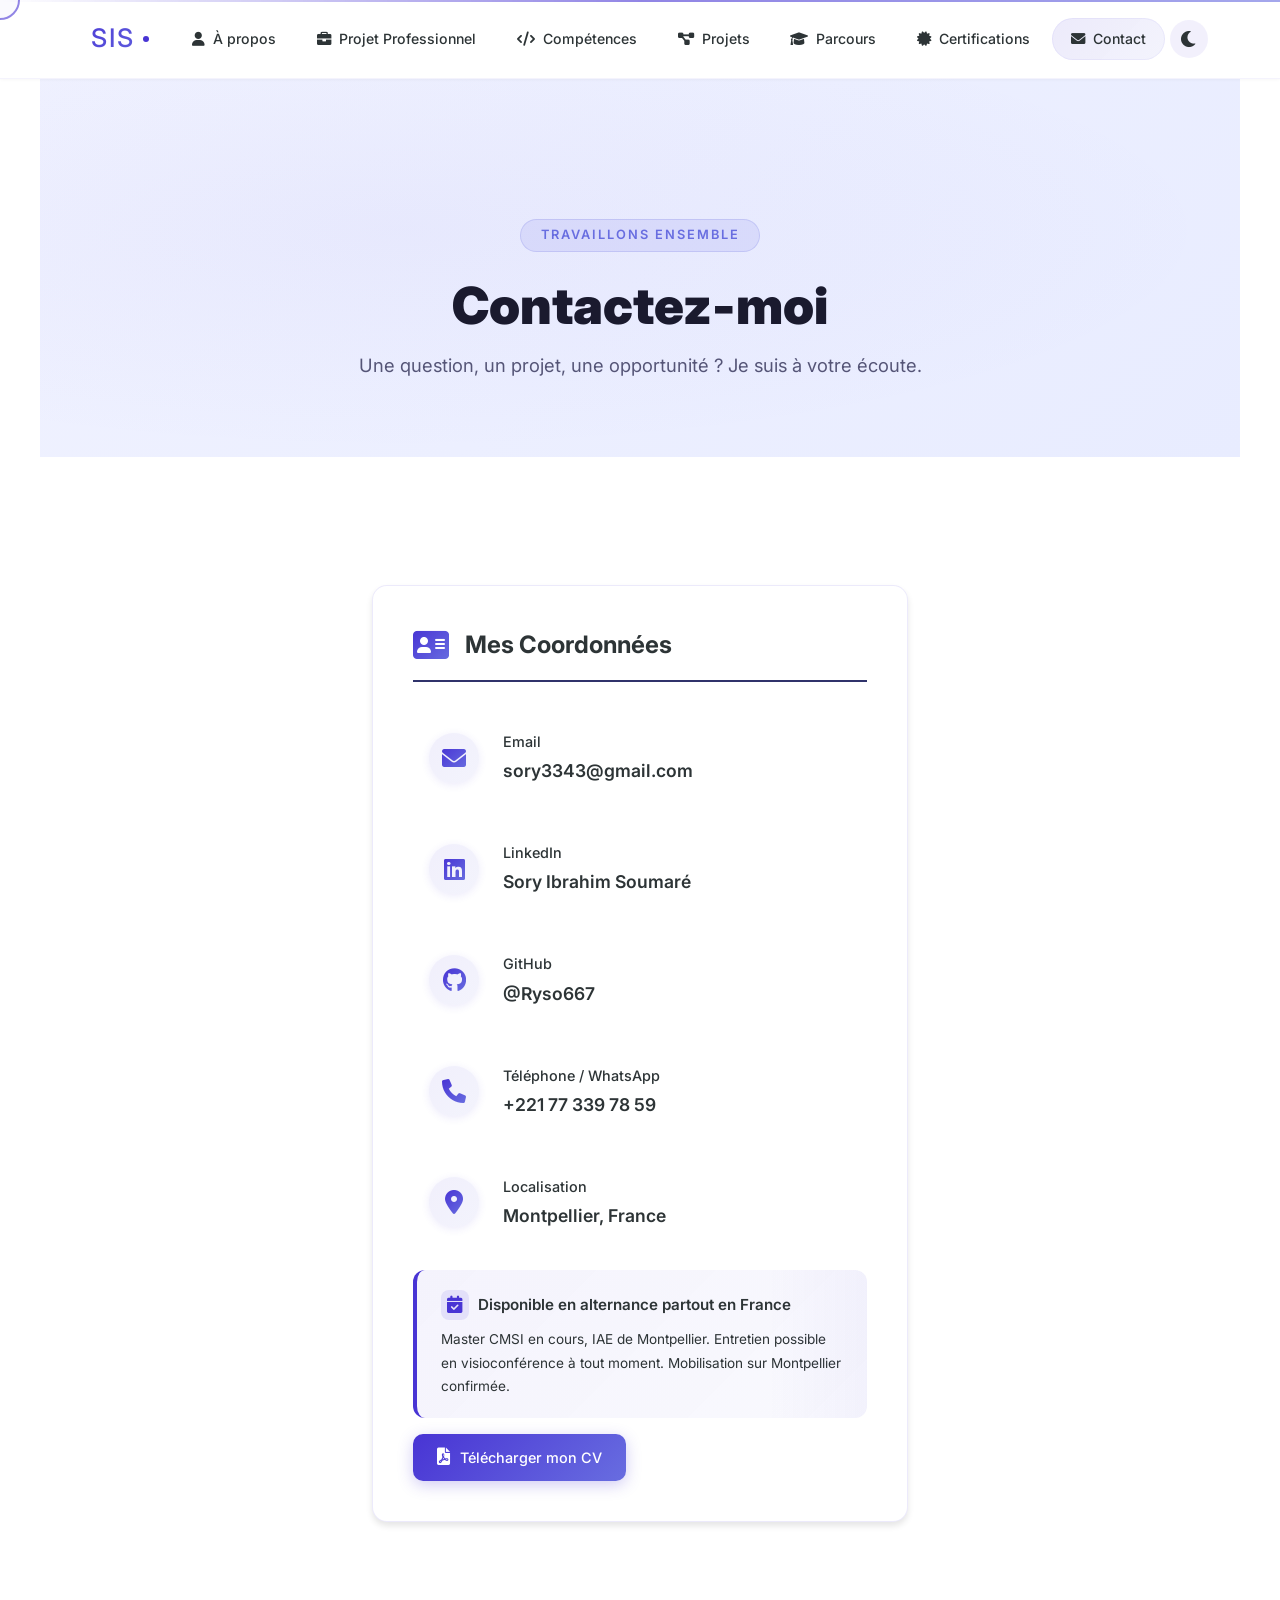
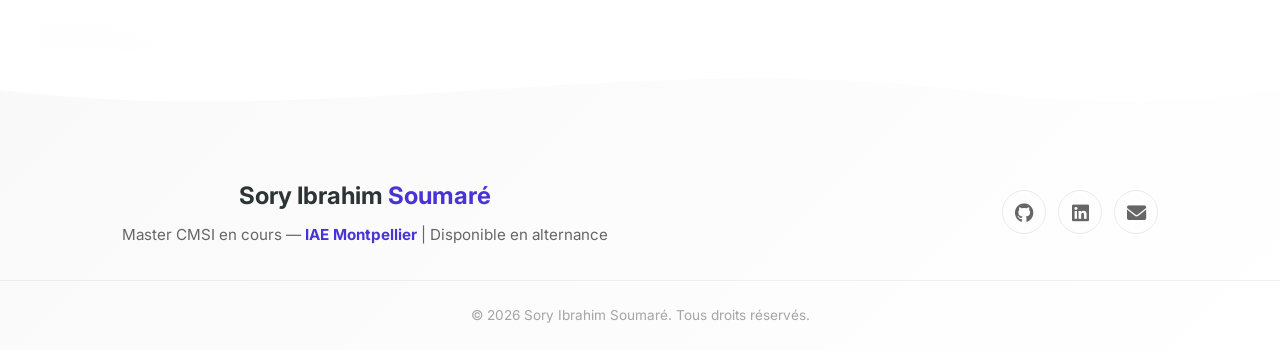
<file: contact.html>
<!DOCTYPE html>
<html lang="fr" data-theme="light">
<head>
  <meta charset="UTF-8">
  <meta name="viewport" content="width=device-width, initial-scale=1.0">
  <title>Sory Ibrahim Soumaré — Contact</title>
  <link rel="stylesheet" href="styles.css">
  <link href="https://fonts.googleapis.com/css2?family=Inter:wght@400;500;600;700;800;900&display=swap" rel="stylesheet">
  <link rel="stylesheet" href="https://cdnjs.cloudflare.com/ajax/libs/font-awesome/6.0.0/css/all.min.css">
</head>
<body>


  <div class="cursor-dot"></div>
  <div class="cursor-outline"></div>

  <nav id="navbar">
    <div class="nav-container">
      <a href="index.html" class="nav-logo">SIS</a>
      <ul class="nav-links">
        <li><a href="index.html"><i class="fas fa-user"></i> À propos</a></li>
        <li><a href="projetPro.html"><i class="fas fa-briefcase"></i> Projet Professionnel</a></li>
        <li><a href="skills.html"><i class="fas fa-code"></i> Compétences</a></li>
        <li><a href="projects.html"><i class="fas fa-project-diagram"></i> Projets</a></li>
        <li><a href="experience.html"><i class="fas fa-graduation-cap"></i> Parcours</a></li>
        <li><a href="certifications.html"><i class="fas fa-certificate"></i> Certifications</a></li>
        <li><a href="contact.html"><i class="fas fa-envelope"></i> Contact</a></li>
      </ul>
      <div class="nav-actions">
        <button class="theme-btn" id="theme-toggle" aria-label="Changer le thème">
          <i class="fas fa-moon"></i>
        </button>
        <button class="mobile-menu-btn" aria-label="Menu">
          <span></span><span></span><span></span>
        </button>
      </div>
      <div class="nav-progress"></div>
    </div>
  </nav>

  <section class="page-hero">
    <div class="page-hero-overlay"></div>
    <div class="page-hero-content">
      <span class="page-hero-badge">Travaillons ensemble</span>
      <h1 class="page-hero-title">Contactez-moi</h1>
      <p class="page-hero-subtitle">Une question, un projet, une opportunité ? Je suis à votre écoute.</p>
    </div>
  </section>

  <section id="contact">
    <div class="container">
      <div class="contact-container">
        <div class="contact-info-card hover-lift">
          <div class="contact-header">
            <i class="fas fa-address-card"></i>
            <h3>Mes Coordonnées</h3>
          </div>
          <div class="contact-details">
            <a href="mailto:sory3343@gmail.com" class="contact-item">
              <div class="contact-icon">
                <i class="fas fa-envelope"></i>
              </div>
              <div class="contact-text">
                <span class="contact-label">Email</span>
                <span class="contact-value">sory3343@gmail.com</span>
              </div>
            </a>
            <a href="https://www.linkedin.com/in/sory-ibrahim-soumar%C3%A9-824bb32b7" target="_blank" rel="noopener noreferrer" class="contact-item">
              <div class="contact-icon">
                <i class="fab fa-linkedin"></i>
              </div>
              <div class="contact-text">
                <span class="contact-label">LinkedIn</span>
                <span class="contact-value">Sory Ibrahim Soumaré</span>
              </div>
            </a>
            <a href="https://github.com/Ryso667" target="_blank" rel="noopener noreferrer" class="contact-item">
              <div class="contact-icon">
                <i class="fab fa-github"></i>
              </div>
              <div class="contact-text">
                <span class="contact-label">GitHub</span>
                <span class="contact-value">@Ryso667</span>
              </div>
            </a>
            <a href="tel:+221773397859" class="contact-item">
              <div class="contact-icon">
                <i class="fas fa-phone"></i>
              </div>
              <div class="contact-text">
                <span class="contact-label">Téléphone / WhatsApp</span>
                <span class="contact-value">+221 77 339 78 59</span>
              </div>
            </a>
            <div class="contact-item">
              <div class="contact-icon">
                <i class="fas fa-map-marker-alt"></i>
              </div>
              <div class="contact-text">
                <span class="contact-label">Localisation</span>
                <span class="contact-value">Montpellier, France</span>
              </div>
            </div>
          </div>
          <div class="contact-availability">
            <div class="contact-availability-icon">
              <i class="fas fa-calendar-check"></i>
              <span>Disponible en alternance partout en France</span>
            </div>
            <p>Master CMSI en cours, IAE de Montpellier. Entretien possible en visioconférence à tout moment. Mobilisation sur Montpellier confirmée.</p>
          </div>
          <div class="contact-cv">
            <a href="assets/docs/CV-Sory-Ibrahim-Soumare.pdf" target="_blank" rel="noopener noreferrer" class="link-button">
              <i class="fas fa-file-pdf"></i>
              Télécharger mon CV
            </a>
          </div>
        </div>
      </div>
    </div>
  </section>

  <footer>
    <div class="footer-wave">
      <svg viewBox="0 0 1440 80" preserveAspectRatio="none" fill="currentColor">
        <path d="M0,40 C360,80 720,0 1080,40 C1260,60 1350,50 1440,40 L1440,0 L0,0 Z"/>
      </svg>
    </div>
    <div class="footer-content">
      <div class="footer-text">
        <h3>Sory Ibrahim <span>Soumaré</span></h3>
        <p>Master CMSI en cours — <strong>IAE Montpellier</strong> | Disponible en alternance</p>
      </div>
      <div class="footer-links">
        <a href="https://github.com/Ryso667" target="_blank" rel="noopener noreferrer" aria-label="GitHub">
          <i class="fab fa-github"></i>
        </a>
        <a href="https://www.linkedin.com/in/sory-ibrahim-soumar%C3%A9-824bb32b7" target="_blank" rel="noopener noreferrer" aria-label="LinkedIn">
          <i class="fab fa-linkedin"></i>
        </a>
        <a href="contact.html" aria-label="Contact">
          <i class="fas fa-envelope"></i>
        </a>
      </div>
    </div>
    <div class="footer-bottom">
      <p>&copy; 2026 Sory Ibrahim Soumaré. Tous droits réservés.</p>
    </div>
  </footer>

  <button id="back-to-top" aria-label="Retour en haut">
    <svg viewBox="0 0 50 50">
      <circle cx="25" cy="25" r="22" fill="none" stroke="currentColor" stroke-width="3" class="progress-ring"/>
    </svg>
    <i class="fas fa-arrow-up" style="position:relative;z-index:1;"></i>
  </button>

  <script src="script.js"></script>
</body>
</html>
</file>
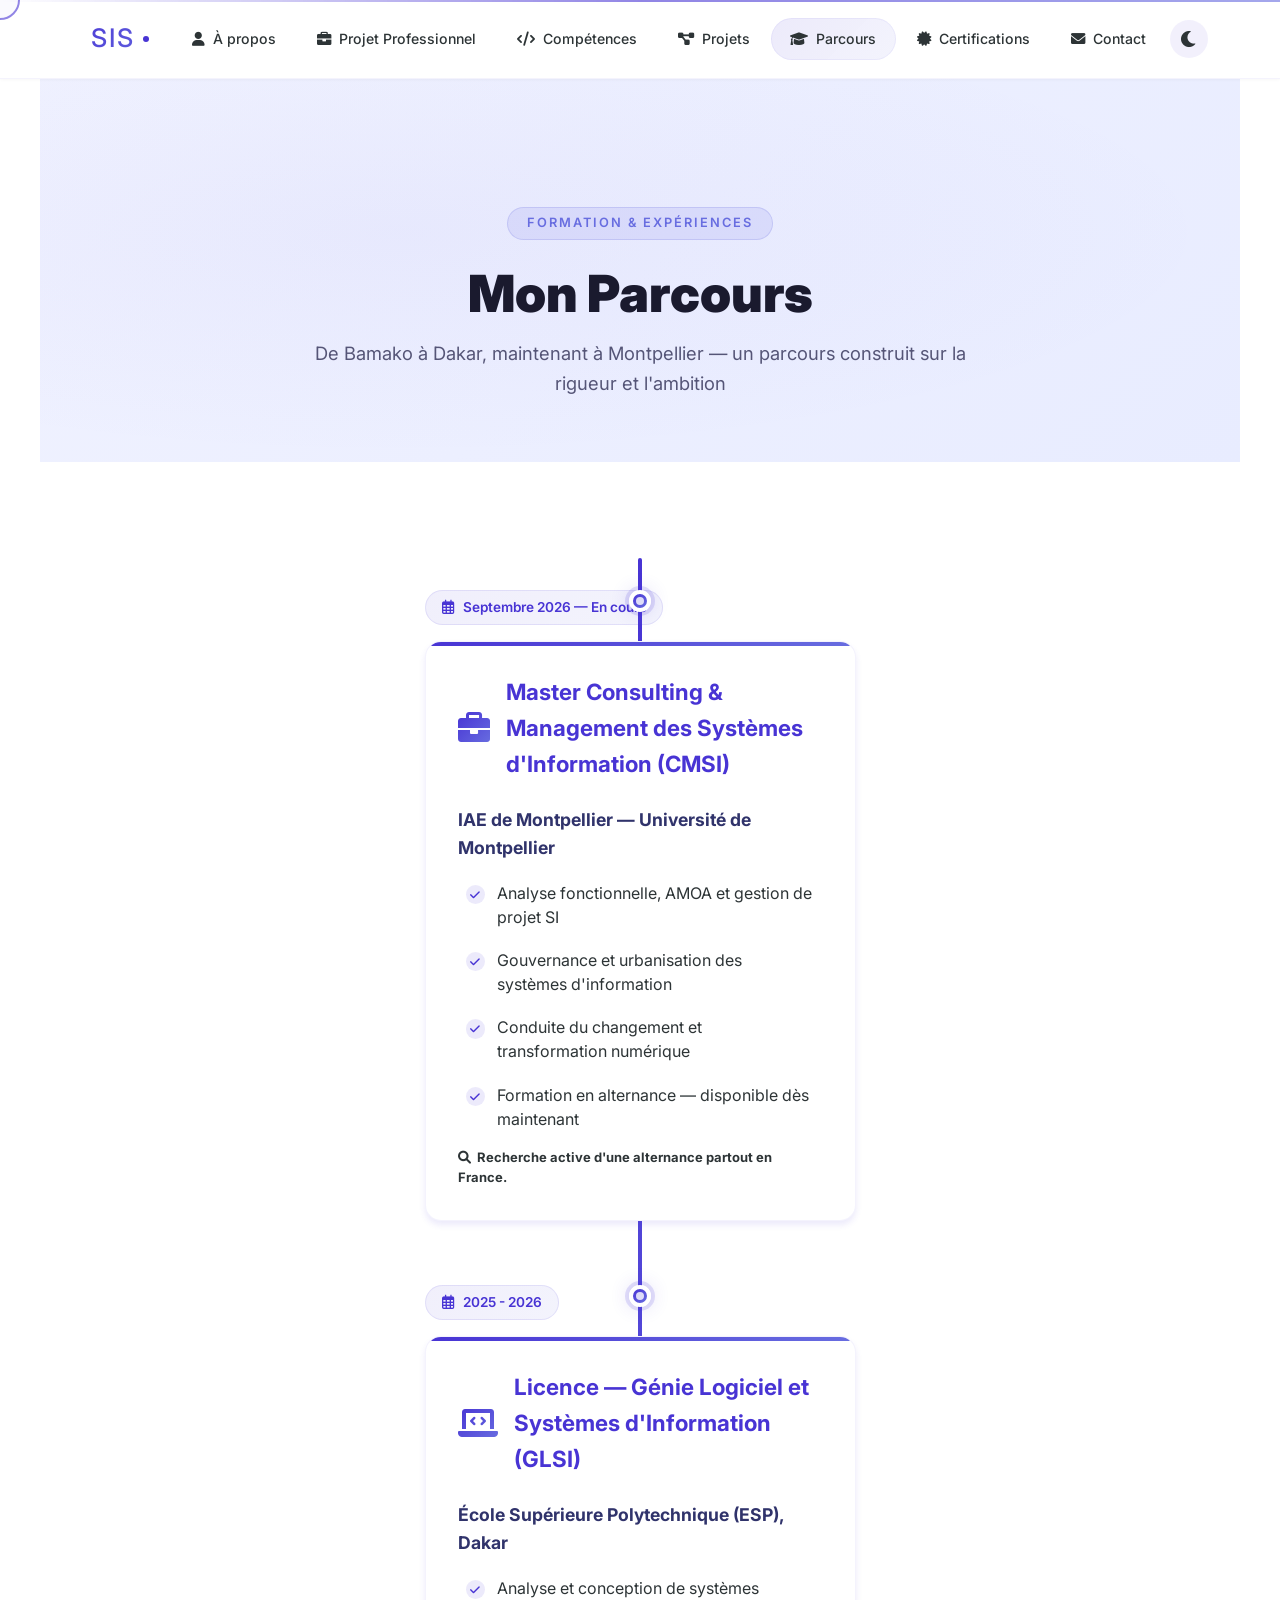
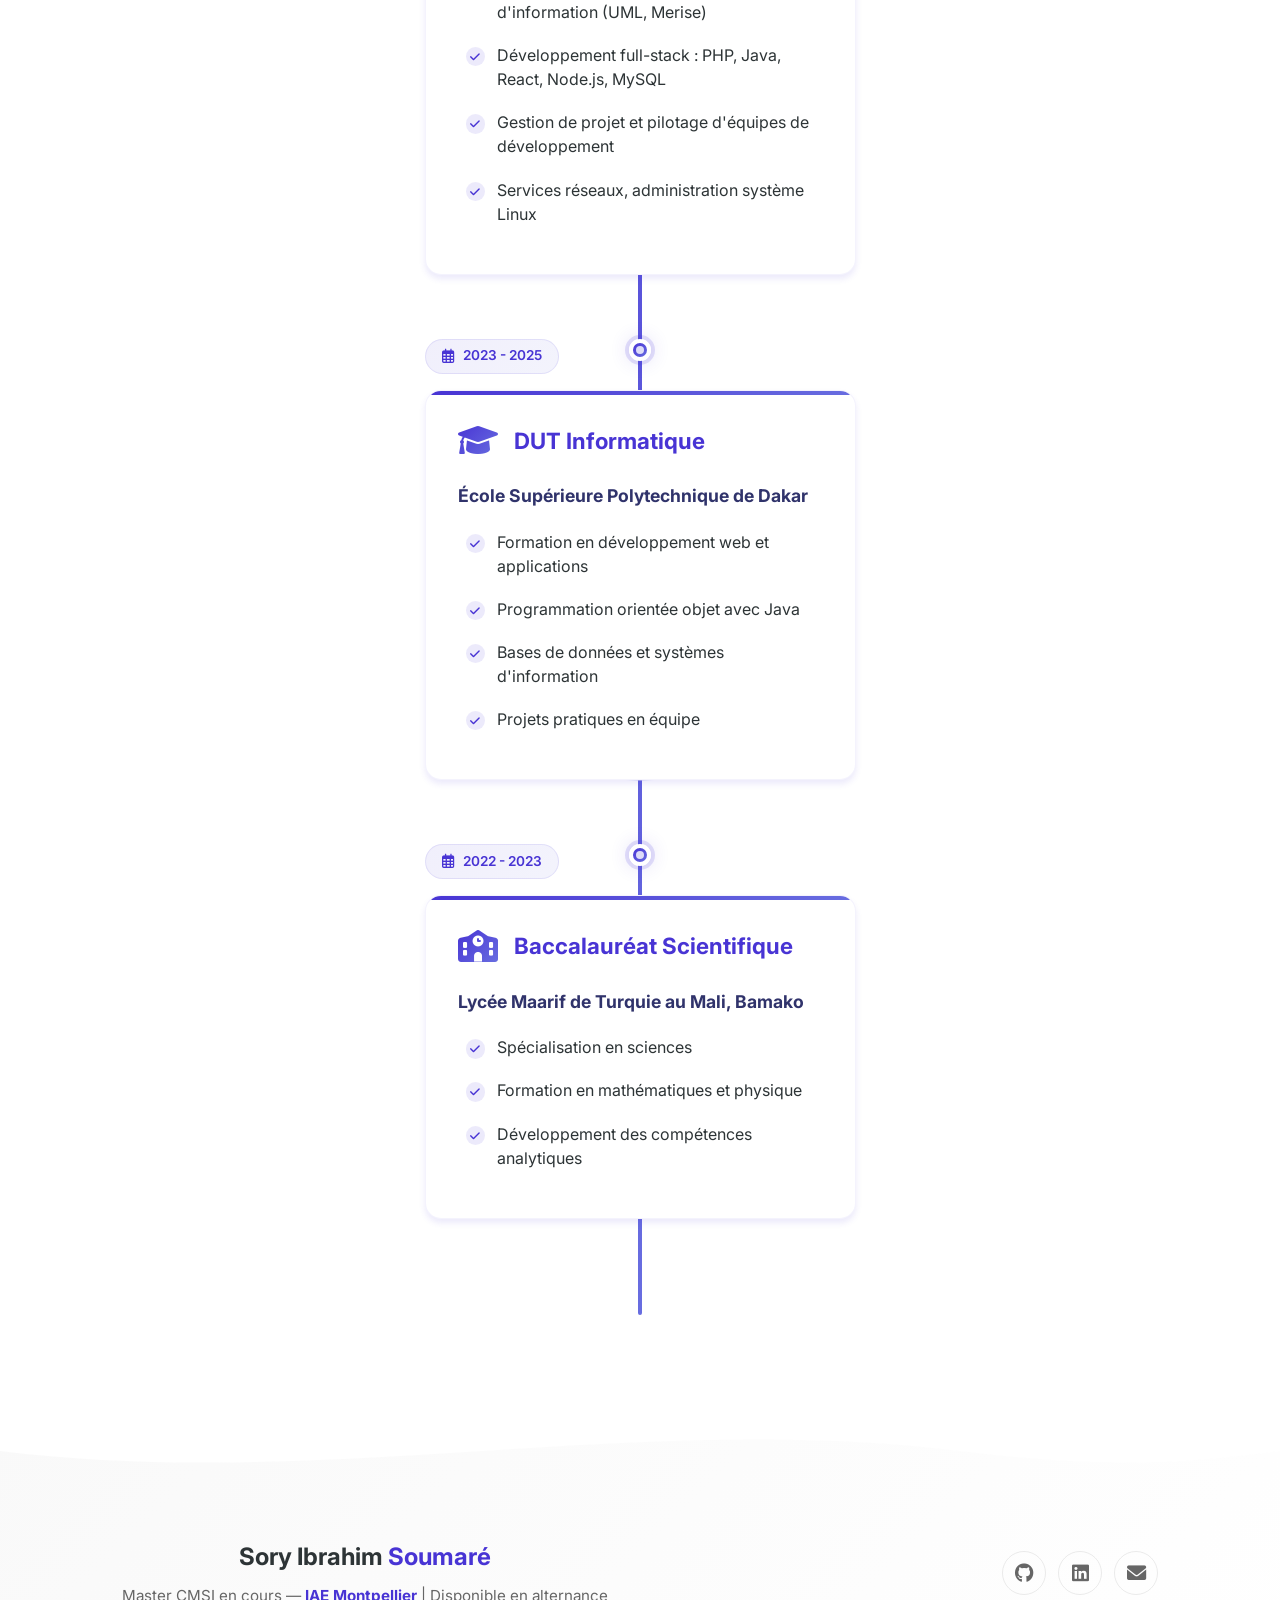
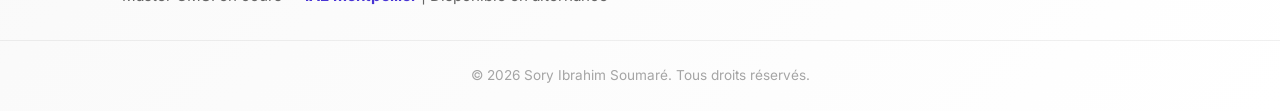
<file: experience.html>
<!DOCTYPE html>
<html lang="fr" data-theme="light">
<head>
  <meta charset="UTF-8">
  <meta name="viewport" content="width=device-width, initial-scale=1.0">
  <title>Sory Ibrahim Soumaré — Parcours</title>
  <link rel="stylesheet" href="styles.css">
  <link href="https://fonts.googleapis.com/css2?family=Inter:wght@400;500;600;700;800;900&display=swap" rel="stylesheet">
  <link rel="stylesheet" href="https://cdnjs.cloudflare.com/ajax/libs/font-awesome/6.0.0/css/all.min.css">
</head>
<body>


  <div class="cursor-dot"></div>
  <div class="cursor-outline"></div>

  <nav id="navbar">
    <div class="nav-container">
      <a href="index.html" class="nav-logo">SIS</a>
      <ul class="nav-links">
        <li><a href="index.html"><i class="fas fa-user"></i> À propos</a></li>
        <li><a href="projetPro.html"><i class="fas fa-briefcase"></i> Projet Professionnel</a></li>
        <li><a href="skills.html"><i class="fas fa-code"></i> Compétences</a></li>
        <li><a href="projects.html"><i class="fas fa-project-diagram"></i> Projets</a></li>
        <li><a href="experience.html"><i class="fas fa-graduation-cap"></i> Parcours</a></li>
        <li><a href="certifications.html"><i class="fas fa-certificate"></i> Certifications</a></li>
        <li><a href="contact.html"><i class="fas fa-envelope"></i> Contact</a></li>
      </ul>
      <div class="nav-actions">
        <button class="theme-btn" id="theme-toggle" aria-label="Changer le thème">
          <i class="fas fa-moon"></i>
        </button>
        <button class="mobile-menu-btn" aria-label="Menu">
          <span></span><span></span><span></span>
        </button>
      </div>
      <div class="nav-progress"></div>
    </div>
  </nav>

  <section class="page-hero">
    <div class="page-hero-overlay"></div>
    <div class="page-hero-content">
      <span class="page-hero-badge">Formation & Expériences</span>
      <h1 class="page-hero-title">Mon Parcours</h1>
      <p class="page-hero-subtitle">De Bamako à Dakar, maintenant à Montpellier — un parcours construit sur la rigueur et l'ambition</p>
    </div>
  </section>

  <section id="experience">
    <div class="container">
      <div class="timeline">
        <div class="timeline-item">
          <div class="timeline-dot"></div>
          <div class="timeline-content">
            <div class="timeline-date">
              <i class="far fa-calendar-alt"></i>
              <span>Septembre 2026 — En cours</span>
            </div>
            <div class="timeline-card">
              <div class="timeline-header">
                <i class="fas fa-briefcase"></i>
                <h3>Master Consulting & Management des Systèmes d'Information (CMSI)</h3>
              </div>
              <div class="timeline-body">
                <h4>IAE de Montpellier — Université de Montpellier</h4>
                <ul>
                  <li><i class="fas fa-check"></i> Analyse fonctionnelle, AMOA et gestion de projet SI</li>
                  <li><i class="fas fa-check"></i> Gouvernance et urbanisation des systèmes d'information</li>
                  <li><i class="fas fa-check"></i> Conduite du changement et transformation numérique</li>
                  <li><i class="fas fa-check"></i> Formation en alternance — disponible dès maintenant</li>
                </ul>
                <p style="margin-top:0.75rem; font-size:13px; color:var(--text-secondary);"><i class="fas fa-search" style="margin-right:6px;"></i><strong>Recherche active d'une alternance partout en France.</strong></p>
              </div>
            </div>
          </div>
        </div>
        <div class="timeline-item">
          <div class="timeline-dot"></div>
          <div class="timeline-content">
            <div class="timeline-date">
              <i class="far fa-calendar-alt"></i>
              <span>2025 - 2026</span>
            </div>
            <div class="timeline-card">
              <div class="timeline-header">
                <i class="fas fa-laptop-code"></i>
                <h3>Licence — Génie Logiciel et Systèmes d'Information (GLSI)</h3>
              </div>
              <div class="timeline-body">
                <h4>École Supérieure Polytechnique (ESP), Dakar</h4>
                <ul>
                  <li><i class="fas fa-check"></i> Analyse et conception de systèmes d'information (UML, Merise)</li>
                  <li><i class="fas fa-check"></i> Développement full-stack : PHP, Java, React, Node.js, MySQL</li>
                  <li><i class="fas fa-check"></i> Gestion de projet et pilotage d'équipes de développement</li>
                  <li><i class="fas fa-check"></i> Services réseaux, administration système Linux</li>
                </ul>
              </div>
            </div>
          </div>
        </div>

        <div class="timeline-item">
          <div class="timeline-dot"></div>
          <div class="timeline-content">
            <div class="timeline-date">
              <i class="far fa-calendar-alt"></i>
              <span>2023 - 2025</span>
            </div>
            <div class="timeline-card">
              <div class="timeline-header">
                <i class="fas fa-graduation-cap"></i>
                <h3>DUT Informatique</h3>
              </div>
              <div class="timeline-body">
                <h4>École Supérieure Polytechnique de Dakar</h4>
                <ul>
                  <li><i class="fas fa-check"></i> Formation en développement web et applications</li>
                  <li><i class="fas fa-check"></i> Programmation orientée objet avec Java</li>
                  <li><i class="fas fa-check"></i> Bases de données et systèmes d'information</li>
                  <li><i class="fas fa-check"></i> Projets pratiques en équipe</li>
                </ul>
              </div>
            </div>
          </div>
        </div>

        <div class="timeline-item">
          <div class="timeline-dot"></div>
          <div class="timeline-content">
            <div class="timeline-date">
              <i class="far fa-calendar-alt"></i>
              <span>2022 - 2023</span>
            </div>
            <div class="timeline-card">
              <div class="timeline-header">
                <i class="fas fa-school"></i>
                <h3>Baccalauréat Scientifique</h3>
              </div>
              <div class="timeline-body">
                <h4>Lycée Maarif de Turquie au Mali, Bamako</h4>
                <ul>
                  <li><i class="fas fa-check"></i> Spécialisation en sciences</li>
                  <li><i class="fas fa-check"></i> Formation en mathématiques et physique</li>
                  <li><i class="fas fa-check"></i> Développement des compétences analytiques</li>
                </ul>
              </div>
            </div>
          </div>
        </div>


      </div>
    </div>
  </section>

  <footer>
    <div class="footer-wave">
      <svg viewBox="0 0 1440 80" preserveAspectRatio="none" fill="currentColor">
        <path d="M0,40 C360,80 720,0 1080,40 C1260,60 1350,50 1440,40 L1440,0 L0,0 Z"/>
      </svg>
    </div>
    <div class="footer-content">
      <div class="footer-text">
        <h3>Sory Ibrahim <span>Soumaré</span></h3>
        <p>Master CMSI en cours — <strong>IAE Montpellier</strong> | Disponible en alternance</p>
      </div>
      <div class="footer-links">
        <a href="https://github.com/Ryso667" target="_blank" rel="noopener noreferrer" aria-label="GitHub">
          <i class="fab fa-github"></i>
        </a>
        <a href="https://www.linkedin.com/in/sory-ibrahim-soumar%C3%A9-824bb32b7" target="_blank" rel="noopener noreferrer" aria-label="LinkedIn">
          <i class="fab fa-linkedin"></i>
        </a>
        <a href="contact.html" aria-label="Contact">
          <i class="fas fa-envelope"></i>
        </a>
      </div>
    </div>
    <div class="footer-bottom">
      <p>&copy; 2026 Sory Ibrahim Soumaré. Tous droits réservés.</p>
    </div>
  </footer>

  <button id="back-to-top" aria-label="Retour en haut">
    <svg viewBox="0 0 50 50">
      <circle cx="25" cy="25" r="22" fill="none" stroke="currentColor" stroke-width="3" class="progress-ring"/>
    </svg>
    <i class="fas fa-arrow-up" style="position:relative;z-index:1;"></i>
  </button>

  <script src="script.js"></script>
</body>
</html>
</file>
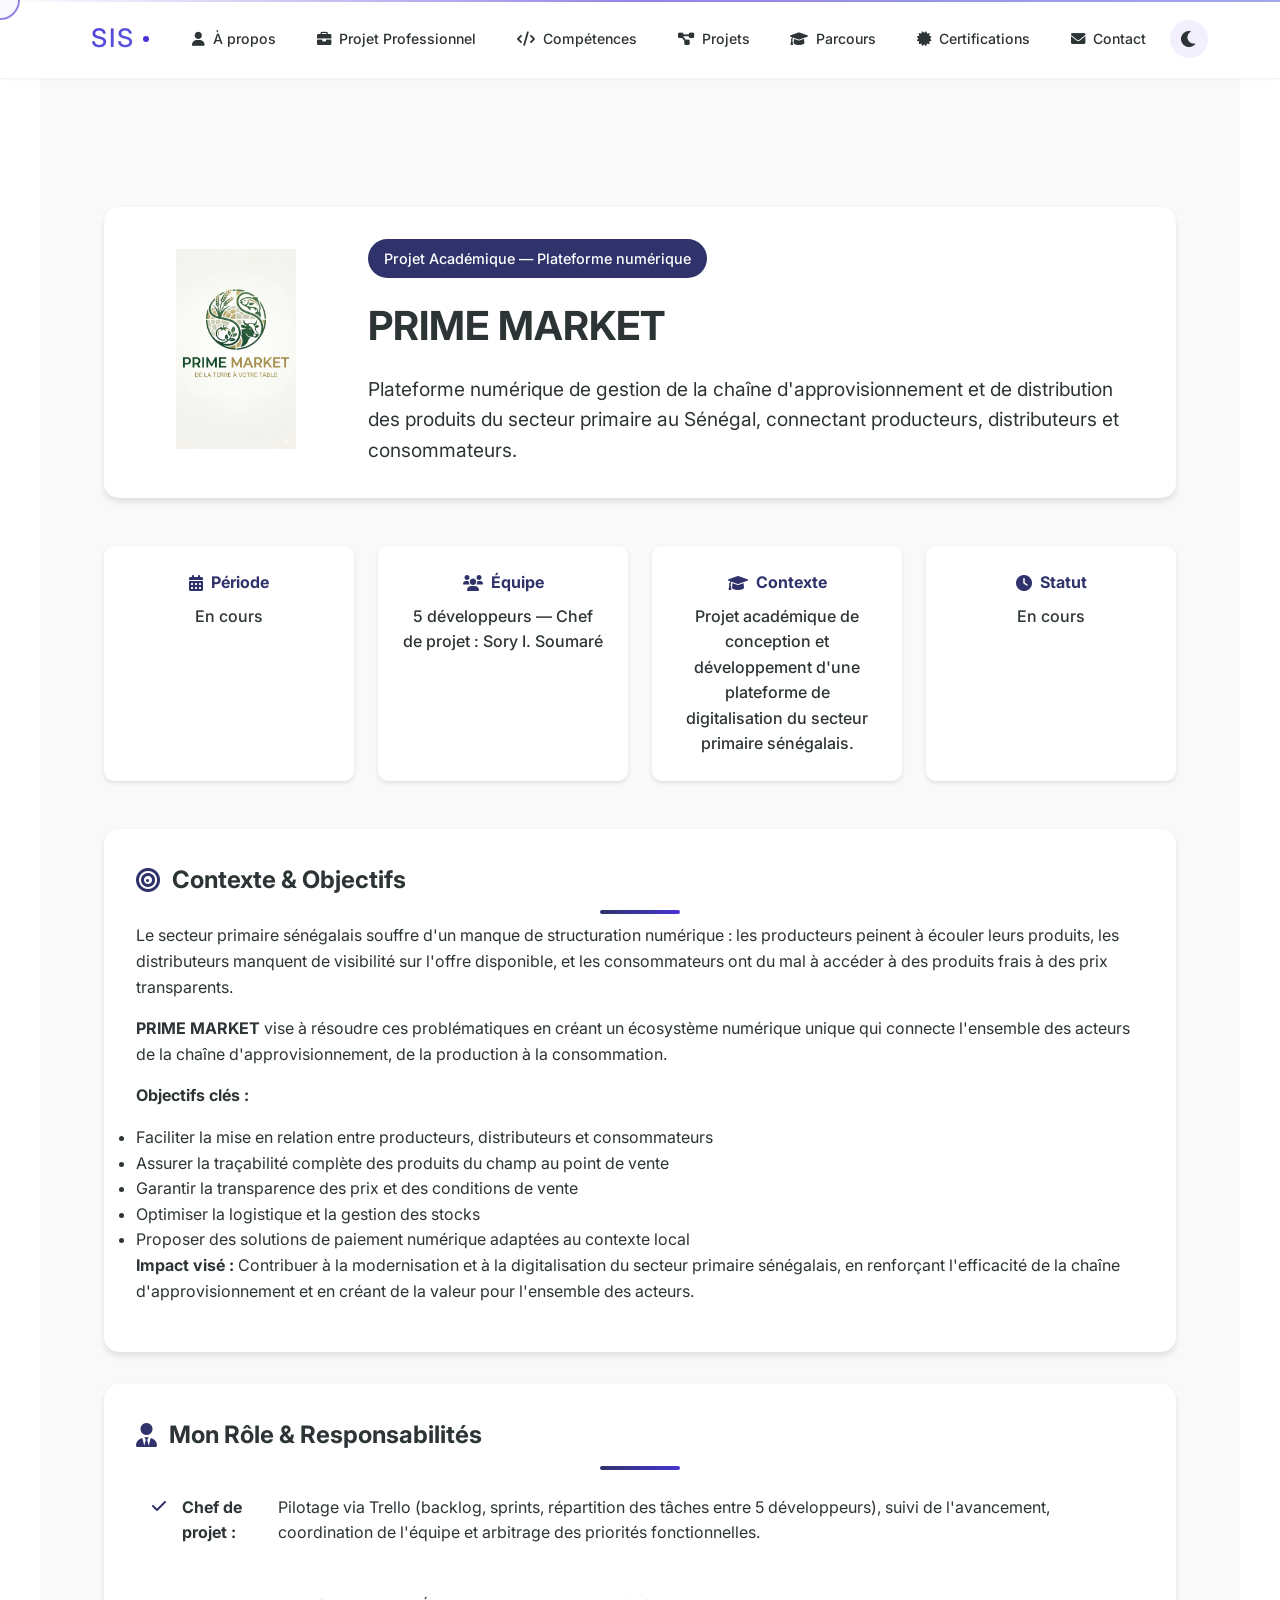
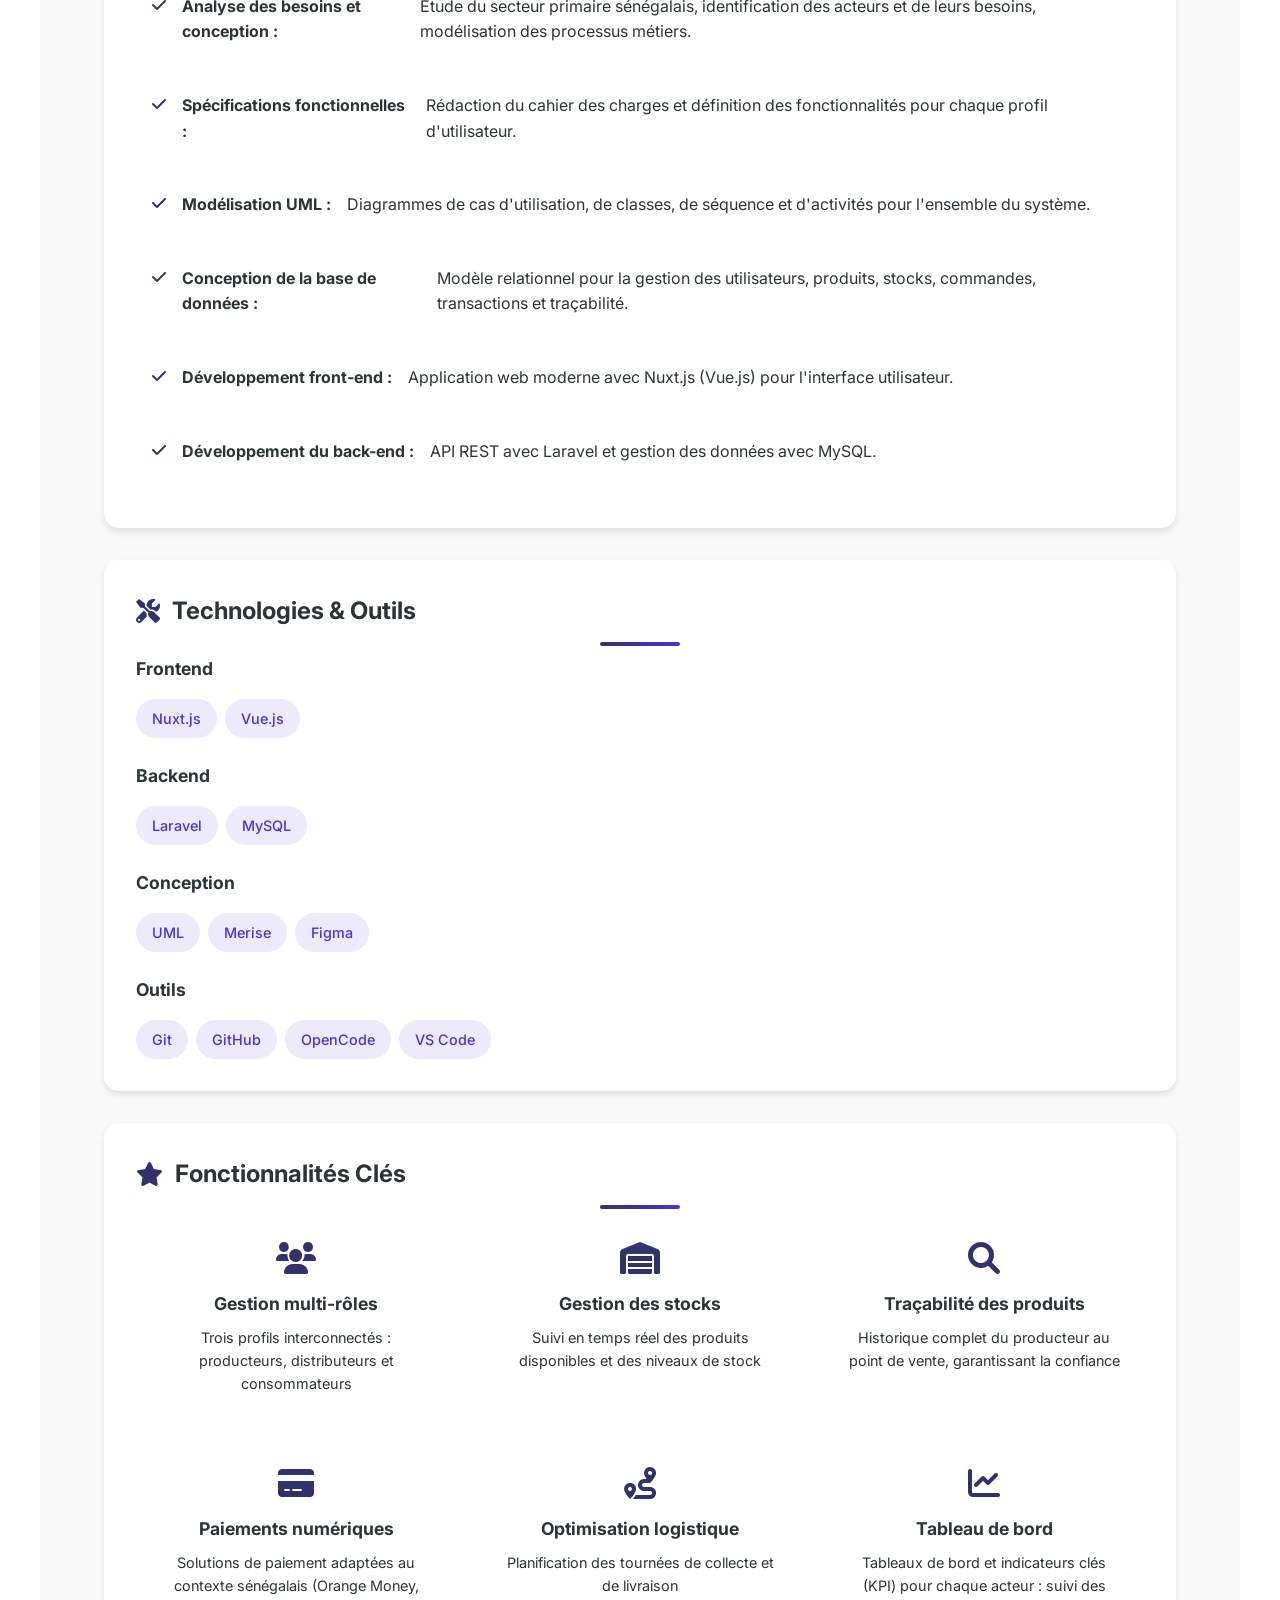
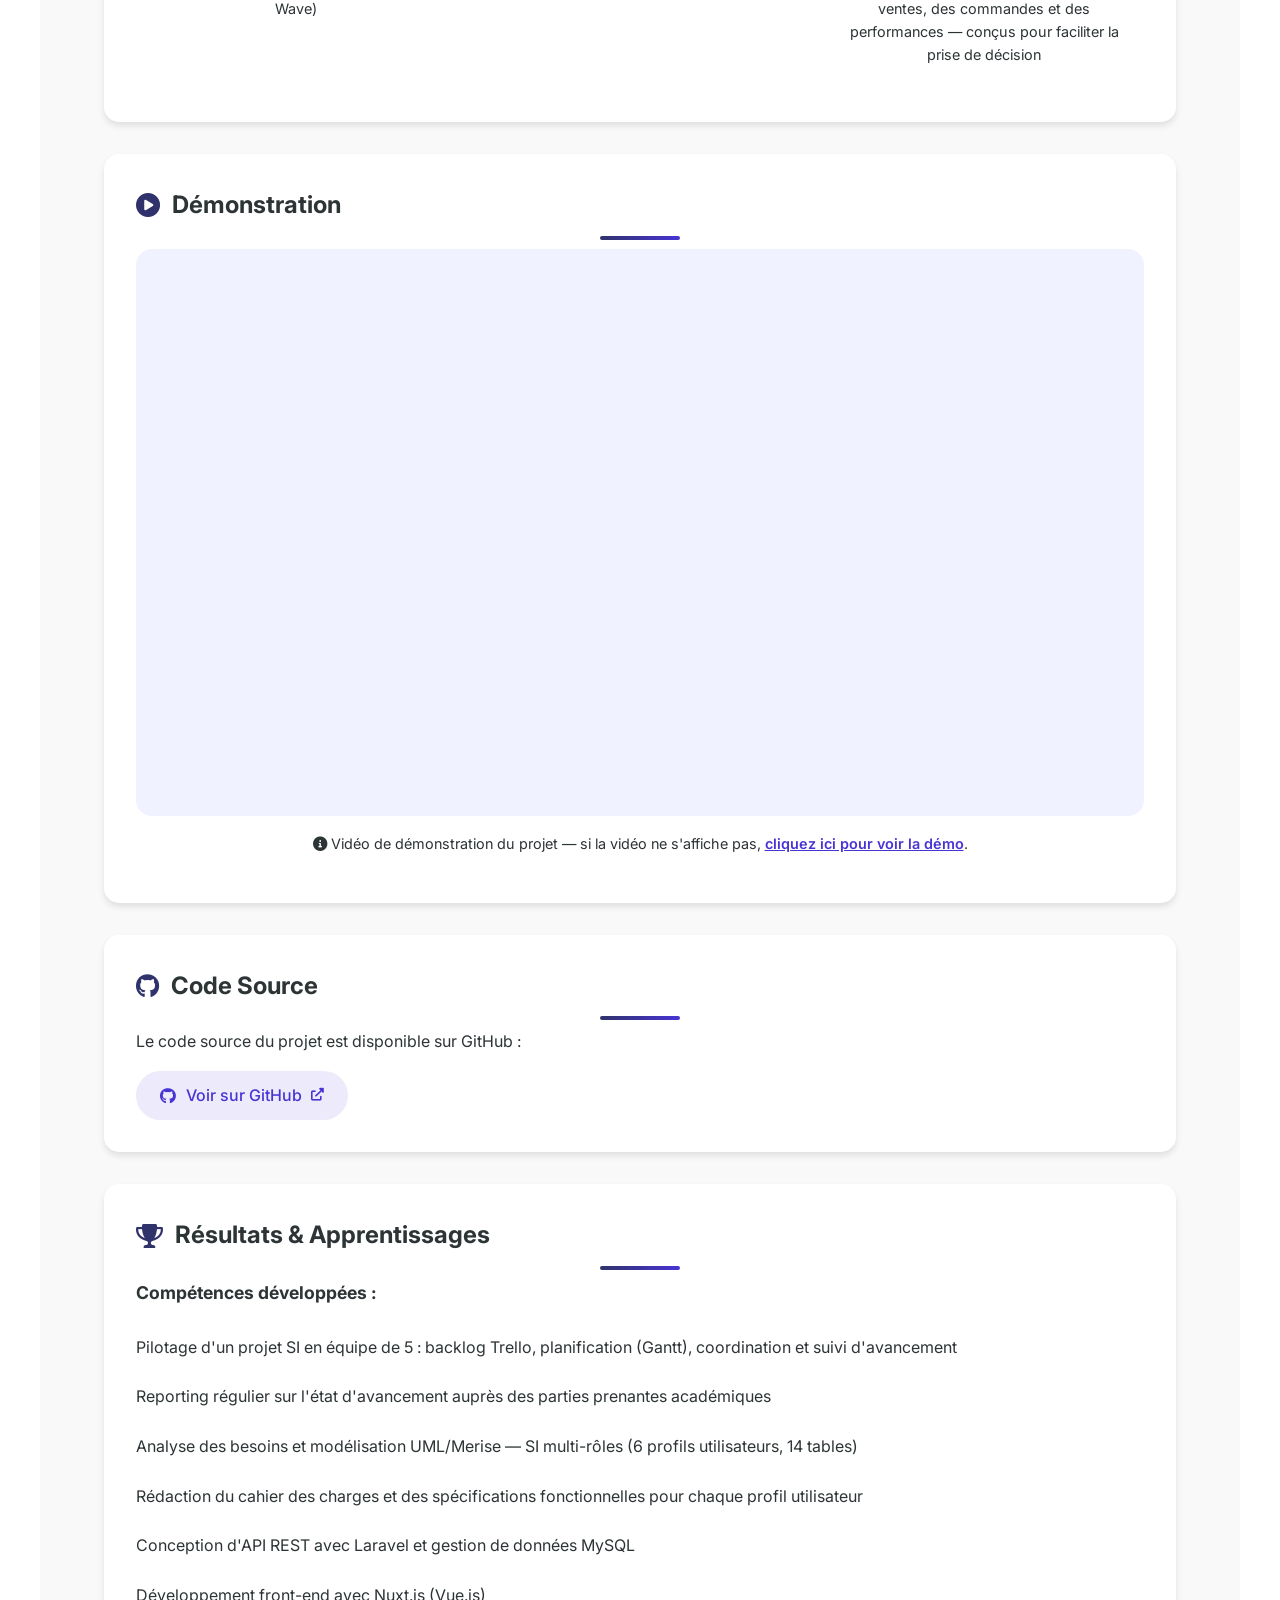
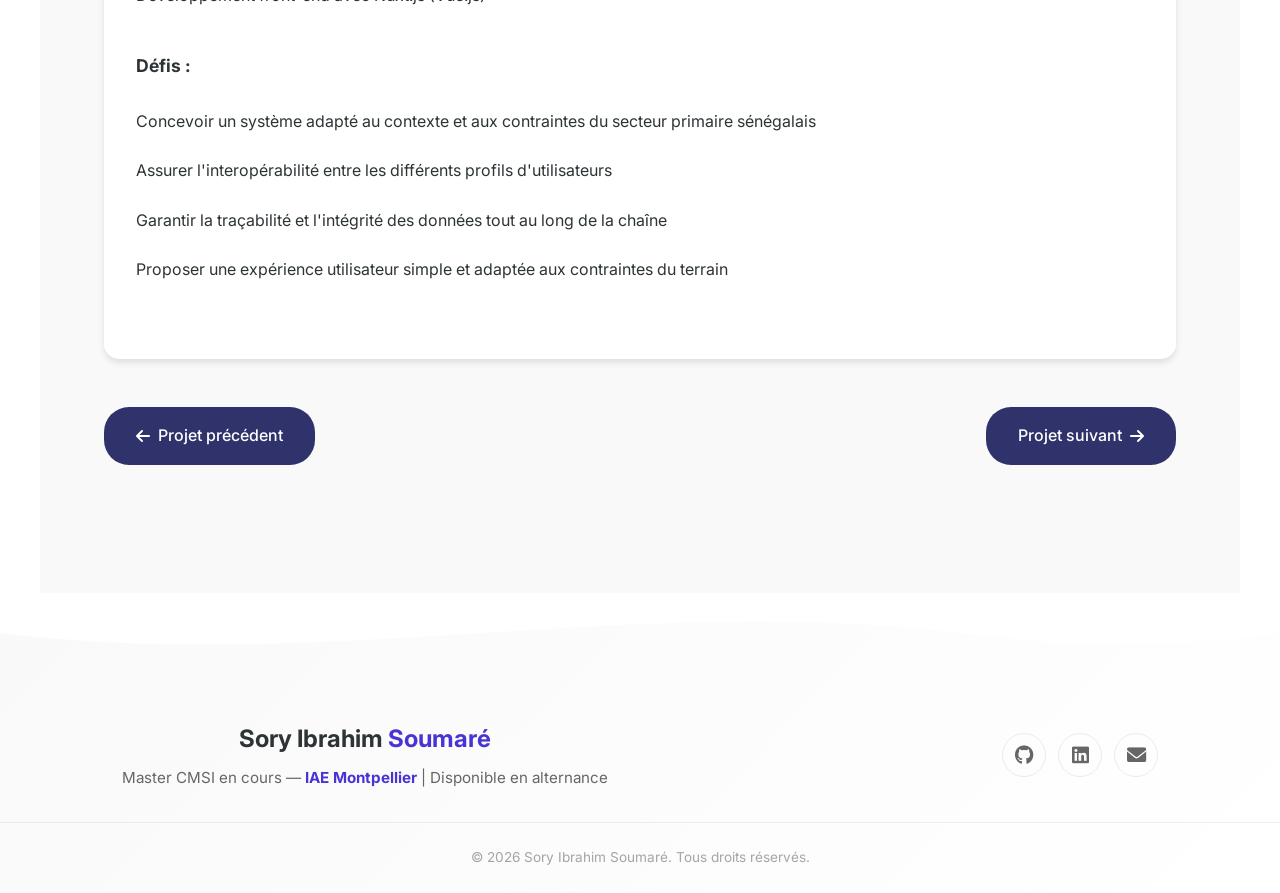
<file: prime-market.html>
<!DOCTYPE html>
<html lang="fr" data-theme="light">
<head>
  <meta charset="UTF-8">
  <meta name="viewport" content="width=device-width, initial-scale=1.0">
  <title>Sory Ibrahim Soumaré — PRIME MARKET</title>
  <link rel="stylesheet" href="styles.css">
  <link href="https://fonts.googleapis.com/css2?family=Inter:wght@400;500;600;700;800;900&display=swap" rel="stylesheet">
  <link rel="stylesheet" href="https://cdnjs.cloudflare.com/ajax/libs/font-awesome/6.0.0/css/all.min.css">
</head>
<body>

  <div class="cursor-dot"></div>
  <div class="cursor-outline"></div>

  <nav id="navbar">
    <div class="nav-container">
      <a href="index.html" class="nav-logo">SIS</a>
      <ul class="nav-links">
        <li><a href="index.html"><i class="fas fa-user"></i> À propos</a></li>
        <li><a href="projetPro.html"><i class="fas fa-briefcase"></i> Projet Professionnel</a></li>
        <li><a href="skills.html"><i class="fas fa-code"></i> Compétences</a></li>
        <li><a href="projects.html"><i class="fas fa-project-diagram"></i> Projets</a></li>
        <li><a href="experience.html"><i class="fas fa-graduation-cap"></i> Parcours</a></li>
        <li><a href="certifications.html"><i class="fas fa-certificate"></i> Certifications</a></li>
        <li><a href="contact.html"><i class="fas fa-envelope"></i> Contact</a></li>
      </ul>
      <div class="nav-actions">
        <button class="theme-btn" id="theme-toggle" aria-label="Changer le thème">
          <i class="fas fa-moon"></i>
        </button>
        <button class="mobile-menu-btn" aria-label="Menu">
          <span></span><span></span><span></span>
        </button>
      </div>
      <div class="nav-progress"></div>
    </div>
  </nav>

  <section id="project-detail">
    <div class="project-detail-container">
      <div class="project-header-detail">
        <div class="project-icon">
          <img src="images/logo.png" alt="Logo Prime Market" style="width:200px;height:200px;object-fit:contain;border-radius:1rem;">
        </div>
        <div class="project-title-section">
          <span class="project-category">Projet Académique — Plateforme numérique</span>
          <h1>PRIME MARKET</h1>
          <p class="project-pitch">Plateforme numérique de gestion de la chaîne d'approvisionnement et de distribution des produits du secteur primaire au Sénégal, connectant producteurs, distributeurs et consommateurs.</p>
        </div>
      </div>

      <div class="project-info-grid">
        <div class="info-card">
          <h3><i class="fas fa-calendar-alt"></i> Période</h3>
          <p>En cours</p>
        </div>
        <div class="info-card">
          <h3><i class="fas fa-users"></i> Équipe</h3>
          <p>5 développeurs — Chef de projet : Sory I. Soumaré</p>
        </div>
        <div class="info-card">
          <h3><i class="fas fa-graduation-cap"></i> Contexte</h3>
          <p>Projet académique de conception et développement d'une plateforme de digitalisation du secteur primaire sénégalais.</p>
        </div>
        <div class="info-card">
          <h3><i class="fas fa-clock"></i> Statut</h3>
          <p>En cours</p>
        </div>
      </div>

      <div class="project-content-grid">
        <div class="content-section">
          <h2><i class="fas fa-bullseye"></i> Contexte & Objectifs</h2>
          <div class="section-content">
            <p>Le secteur primaire sénégalais souffre d'un manque de structuration numérique : les producteurs peinent à écouler leurs produits, les distributeurs manquent de visibilité sur l'offre disponible, et les consommateurs ont du mal à accéder à des produits frais à des prix transparents.</p>
            <p><strong>PRIME MARKET</strong> vise à résoudre ces problématiques en créant un écosystème numérique unique qui connecte l'ensemble des acteurs de la chaîne d'approvisionnement, de la production à la consommation.</p>
            <p><strong>Objectifs clés :</strong></p>
            <ul>
              <li>Faciliter la mise en relation entre producteurs, distributeurs et consommateurs</li>
              <li>Assurer la traçabilité complète des produits du champ au point de vente</li>
              <li>Garantir la transparence des prix et des conditions de vente</li>
              <li>Optimiser la logistique et la gestion des stocks</li>
              <li>Proposer des solutions de paiement numérique adaptées au contexte local</li>
            </ul>
            <p><strong>Impact visé :</strong> Contribuer à la modernisation et à la digitalisation du secteur primaire sénégalais, en renforçant l'efficacité de la chaîne d'approvisionnement et en créant de la valeur pour l'ensemble des acteurs.</p>
          </div>
        </div>

        <div class="content-section">
          <h2><i class="fas fa-user-tie"></i> Mon Rôle & Responsabilités</h2>
          <div class="section-content">
            <ul class="responsibilities-list">
              <li><i class="fas fa-check"></i> <strong>Chef de projet :</strong> Pilotage via Trello (backlog, sprints, répartition des tâches entre 5 développeurs), suivi de l'avancement, coordination de l'équipe et arbitrage des priorités fonctionnelles.</li>
              <li><i class="fas fa-check"></i> <strong>Analyse des besoins et conception :</strong> Étude du secteur primaire sénégalais, identification des acteurs et de leurs besoins, modélisation des processus métiers.</li>
              <li><i class="fas fa-check"></i> <strong>Spécifications fonctionnelles :</strong> Rédaction du cahier des charges et définition des fonctionnalités pour chaque profil d'utilisateur.</li>
              <li><i class="fas fa-check"></i> <strong>Modélisation UML :</strong> Diagrammes de cas d'utilisation, de classes, de séquence et d'activités pour l'ensemble du système.</li>
              <li><i class="fas fa-check"></i> <strong>Conception de la base de données :</strong> Modèle relationnel pour la gestion des utilisateurs, produits, stocks, commandes, transactions et traçabilité.</li>
              <li><i class="fas fa-check"></i> <strong>Développement front-end :</strong> Application web moderne avec Nuxt.js (Vue.js) pour l'interface utilisateur.</li>
              <li><i class="fas fa-check"></i> <strong>Développement du back-end :</strong> API REST avec Laravel et gestion des données avec MySQL.</li>
            </ul>
          </div>
        </div>

        <div class="content-section">
          <h2><i class="fas fa-tools"></i> Technologies & Outils</h2>
          <div class="section-content">
            <div class="tech-categories">
              <div class="tech-category">
                <h4>Frontend</h4>
                <div class="tech-tags">
                  <span class="tech-tag">Nuxt.js</span>
                  <span class="tech-tag">Vue.js</span>
                </div>
              </div>
              <div class="tech-category">
                <h4>Backend</h4>
                <div class="tech-tags">
                  <span class="tech-tag">Laravel</span>
                  <span class="tech-tag">MySQL</span>
                </div>
              </div>
              <div class="tech-category">
                <h4>Conception</h4>
                <div class="tech-tags">
                  <span class="tech-tag">UML</span>
                  <span class="tech-tag">Merise</span>
                  <span class="tech-tag">Figma</span>
                </div>
              </div>
              <div class="tech-category">
                <h4>Outils</h4>
                <div class="tech-tags">
                  <span class="tech-tag">Git</span>
                  <span class="tech-tag">GitHub</span>
                  <span class="tech-tag">OpenCode</span>
                  <span class="tech-tag">VS Code</span>
                </div>
              </div>
            </div>
          </div>
        </div>

        <div class="content-section">
          <h2><i class="fas fa-star"></i> Fonctionnalités Clés</h2>
          <div class="section-content">
            <div class="features-grid">
              <div class="feature-item">
                <i class="fas fa-users"></i>
                <h4>Gestion multi-rôles</h4>
                <p>Trois profils interconnectés : producteurs, distributeurs et consommateurs</p>
              </div>
              <div class="feature-item">
                <i class="fas fa-warehouse"></i>
                <h4>Gestion des stocks</h4>
                <p>Suivi en temps réel des produits disponibles et des niveaux de stock</p>
              </div>
              <div class="feature-item">
                <i class="fas fa-search"></i>
                <h4>Traçabilité des produits</h4>
                <p>Historique complet du producteur au point de vente, garantissant la confiance</p>
              </div>
              <div class="feature-item">
                <i class="fas fa-credit-card"></i>
                <h4>Paiements numériques</h4>
                <p>Solutions de paiement adaptées au contexte sénégalais (Orange Money, Wave)</p>
              </div>
              <div class="feature-item">
                <i class="fas fa-route"></i>
                <h4>Optimisation logistique</h4>
                <p>Planification des tournées de collecte et de livraison</p>
              </div>
              <div class="feature-item">
                <i class="fas fa-chart-line"></i>
                <h4>Tableau de bord</h4>
                <p>Tableaux de bord et indicateurs clés (KPI) pour chaque acteur : suivi des ventes, des commandes et des performances — conçus pour faciliter la prise de décision</p>
              </div>
            </div>
          </div>
        </div>

        <div class="content-section">
          <h2><i class="fas fa-play-circle"></i> Démonstration</h2>
          <div class="section-content">
            <div class="demo-container" style="aspect-ratio:16/9;border-radius:1rem;overflow:hidden;background:#f0f2ff;">
              <iframe src="https://drive.google.com/file/d/1h1NBQ6CY9Jo28lz0khIqRLQ--LZhXWub/preview" width="100%" height="100%" style="border:none;" allow="autoplay" allowfullscreen></iframe>
            </div>
            <p style="text-align:center;margin-top:1rem;color:var(--text-secondary);font-size:0.9rem;">
              <i class="fas fa-info-circle"></i> Vidéo de démonstration du projet — si la vidéo ne s'affiche pas, 
              <a href="https://drive.google.com/file/d/1h1NBQ6CY9Jo28lz0khIqRLQ--LZhXWub/view" target="_blank" rel="noopener noreferrer" style="color:var(--primary-color);font-weight:600;">cliquez ici pour voir la démo</a>.
            </p>
          </div>
        </div>

        <div class="content-section">
          <h2><i class="fab fa-github"></i> Code Source</h2>
          <div class="section-content">
            <p>Le code source du projet est disponible sur GitHub :</p>
            <a href="https://github.com/Aeyvonne/prime-market" target="_blank" rel="noopener noreferrer" class="verify-link" style="display:inline-flex;align-items:center;gap:0.6rem;padding:0.75rem 1.5rem;font-size:1rem;">
              <i class="fab fa-github"></i>
              <span>Voir sur GitHub</span>
              <i class="fas fa-external-link-alt" style="font-size:0.8rem;"></i>
            </a>
          </div>
        </div>

        <div class="content-section">
          <h2><i class="fas fa-trophy"></i> Résultats & Apprentissages</h2>
          <div class="section-content">
            <div class="learnings-section">
              <h4>Compétences développées :</h4>
              <ul>
                <li>Pilotage d'un projet SI en équipe de 5 : backlog Trello, planification (Gantt), coordination et suivi d'avancement</li>
                <li>Reporting régulier sur l'état d'avancement auprès des parties prenantes académiques</li>
                <li>Analyse des besoins et modélisation UML/Merise — SI multi-rôles (6 profils utilisateurs, 14 tables)</li>
                <li>Rédaction du cahier des charges et des spécifications fonctionnelles pour chaque profil utilisateur</li>
                <li>Conception d'API REST avec Laravel et gestion de données MySQL</li>
                <li>Développement front-end avec Nuxt.js (Vue.js)</li>
              </ul>
            </div>
            <div class="challenges-section">
              <h4>Défis :</h4>
              <ul>
                <li>Concevoir un système adapté au contexte et aux contraintes du secteur primaire sénégalais</li>
                <li>Assurer l'interopérabilité entre les différents profils d'utilisateurs</li>
                <li>Garantir la traçabilité et l'intégrité des données tout au long de la chaîne</li>
                <li>Proposer une expérience utilisateur simple et adaptée aux contraintes du terrain</li>
              </ul>
            </div>
          </div>
        </div>
      </div>

      <div class="project-navigation">
        <a href="project-cartographie.html" class="nav-button">
          <i class="fas fa-arrow-left"></i>
          Projet précédent
        </a>
        <a href="project-intermediation.html" class="nav-button">
          Projet suivant
          <i class="fas fa-arrow-right"></i>
        </a>
      </div>
    </div>
  </section>

  <footer>
    <div class="footer-wave">
      <svg viewBox="0 0 1440 80" preserveAspectRatio="none" fill="currentColor">
        <path d="M0,40 C360,80 720,0 1080,40 C1260,60 1350,50 1440,40 L1440,0 L0,0 Z"/>
      </svg>
    </div>
    <div class="footer-content">
      <div class="footer-text">
        <h3>Sory Ibrahim <span>Soumaré</span></h3>
        <p>Master CMSI en cours — <strong>IAE Montpellier</strong> | Disponible en alternance</p>
      </div>
      <div class="footer-links">
        <a href="https://github.com/Ryso667" target="_blank" rel="noopener noreferrer" aria-label="GitHub">
          <i class="fab fa-github"></i>
        </a>
        <a href="https://www.linkedin.com/in/sory-ibrahim-soumar%C3%A9-824bb32b7" target="_blank" rel="noopener noreferrer" aria-label="LinkedIn">
          <i class="fab fa-linkedin"></i>
        </a>
        <a href="contact.html" aria-label="Contact">
          <i class="fas fa-envelope"></i>
        </a>
      </div>
    </div>
    <div class="footer-bottom">
      <p>&copy; 2026 Sory Ibrahim Soumaré. Tous droits réservés.</p>
    </div>
  </footer>

  <button id="back-to-top" aria-label="Retour en haut">
    <svg viewBox="0 0 50 50">
      <circle cx="25" cy="25" r="22" fill="none" stroke="currentColor" stroke-width="3" class="progress-ring"/>
    </svg>
    <i class="fas fa-arrow-up" style="position:relative;z-index:1;"></i>
  </button>

  <script src="script.js"></script>
</body>
</html>
</file>
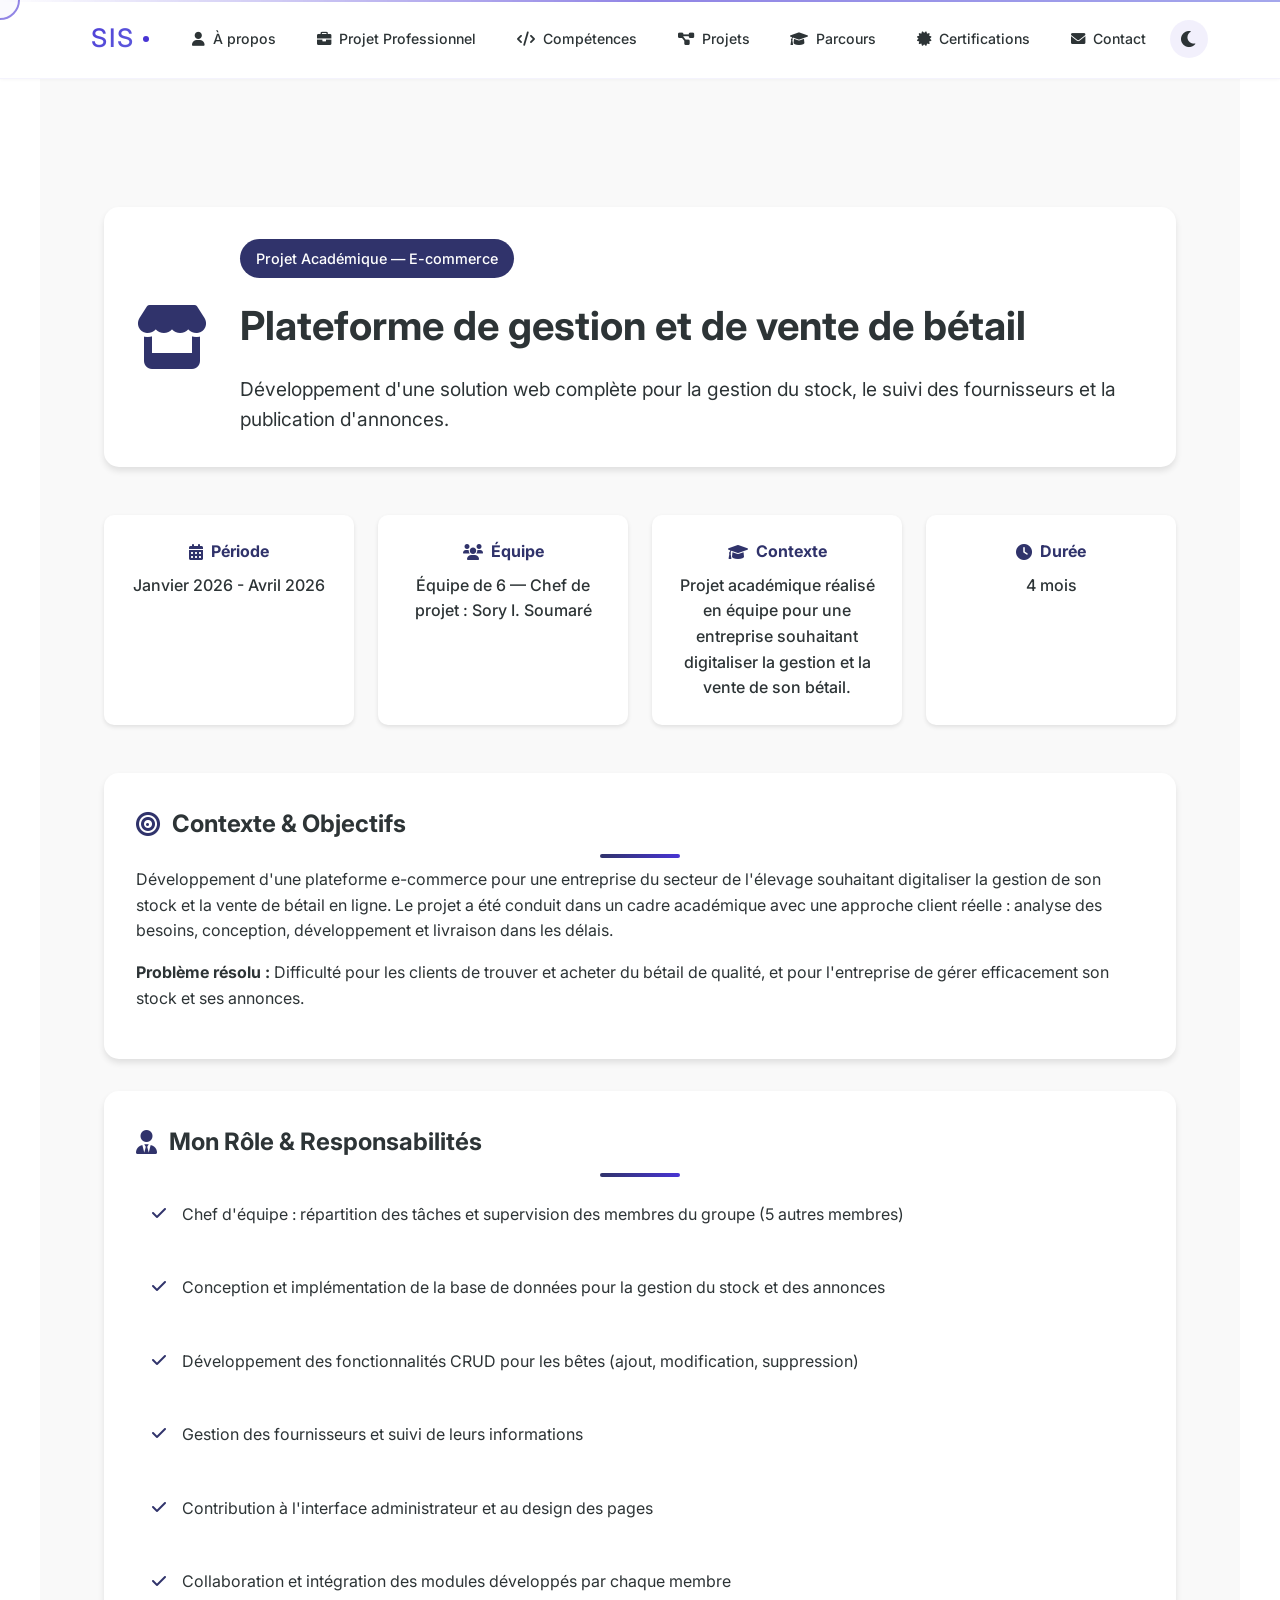
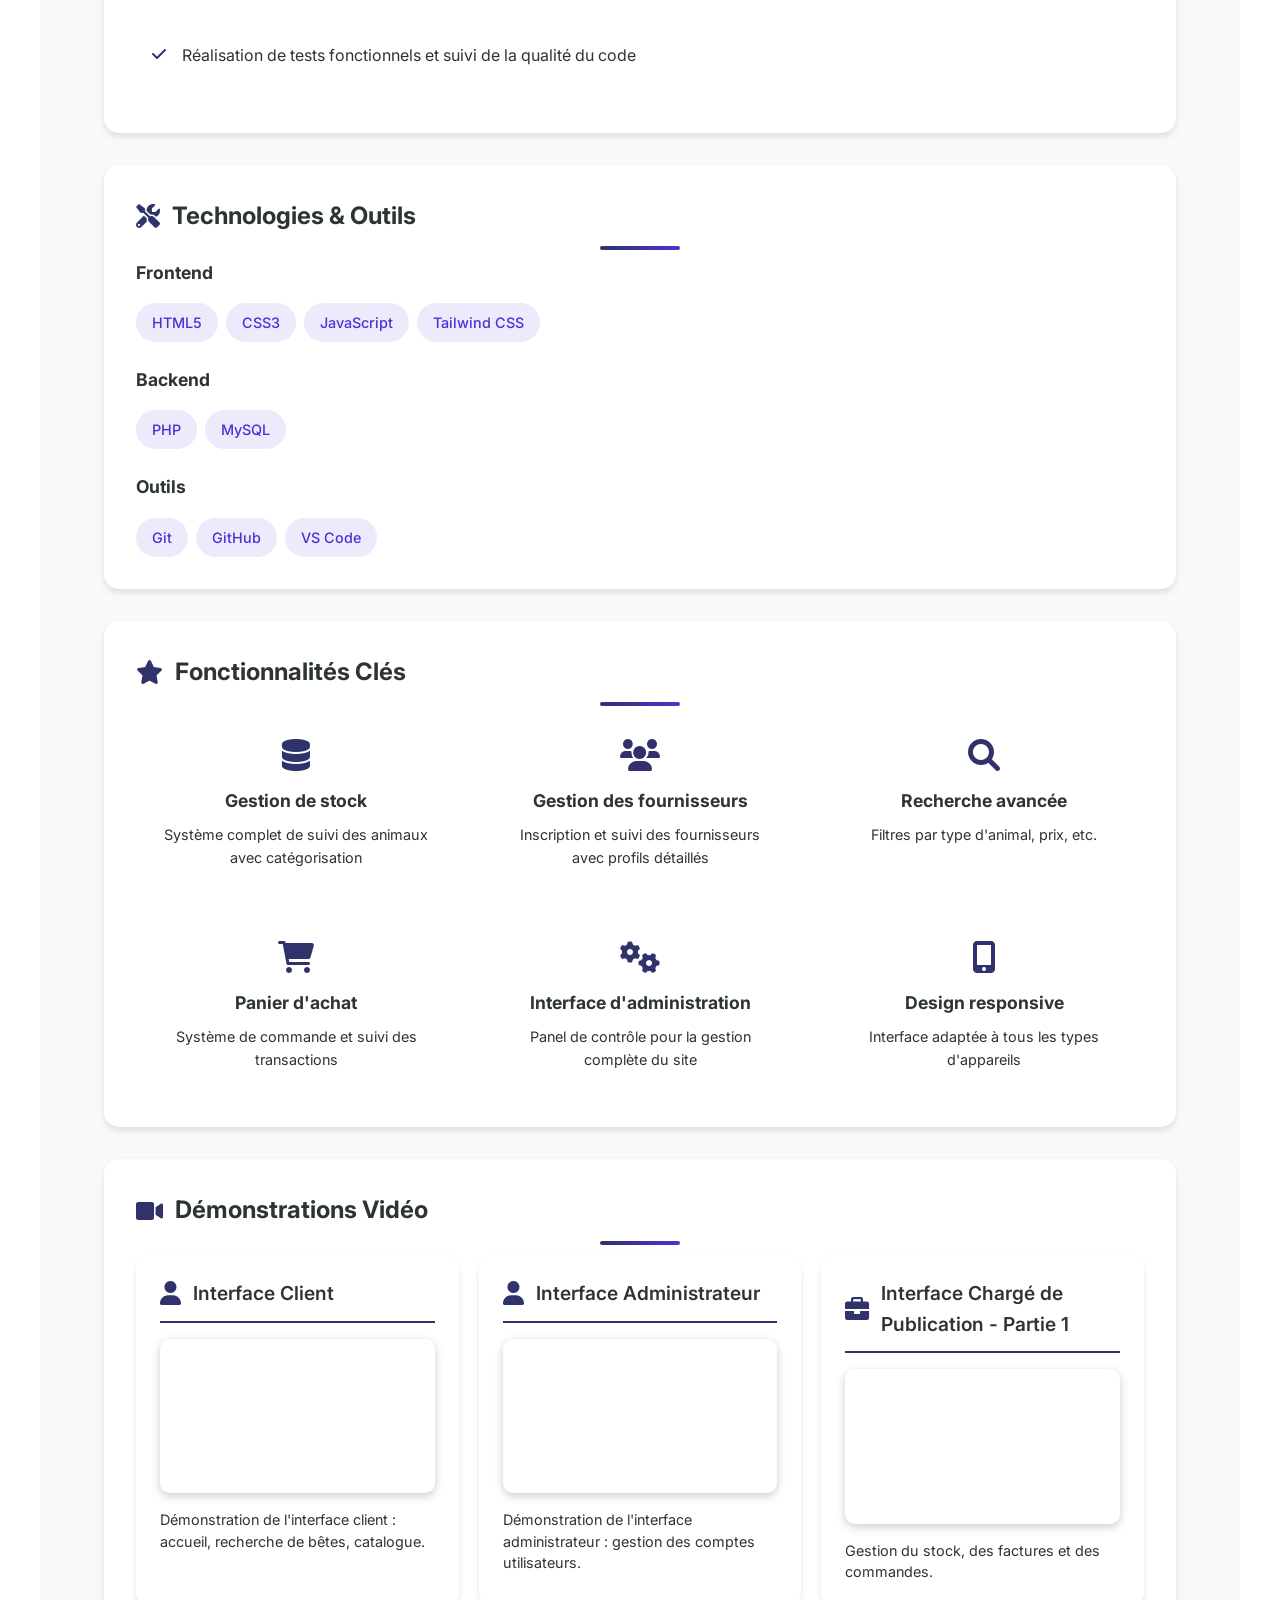
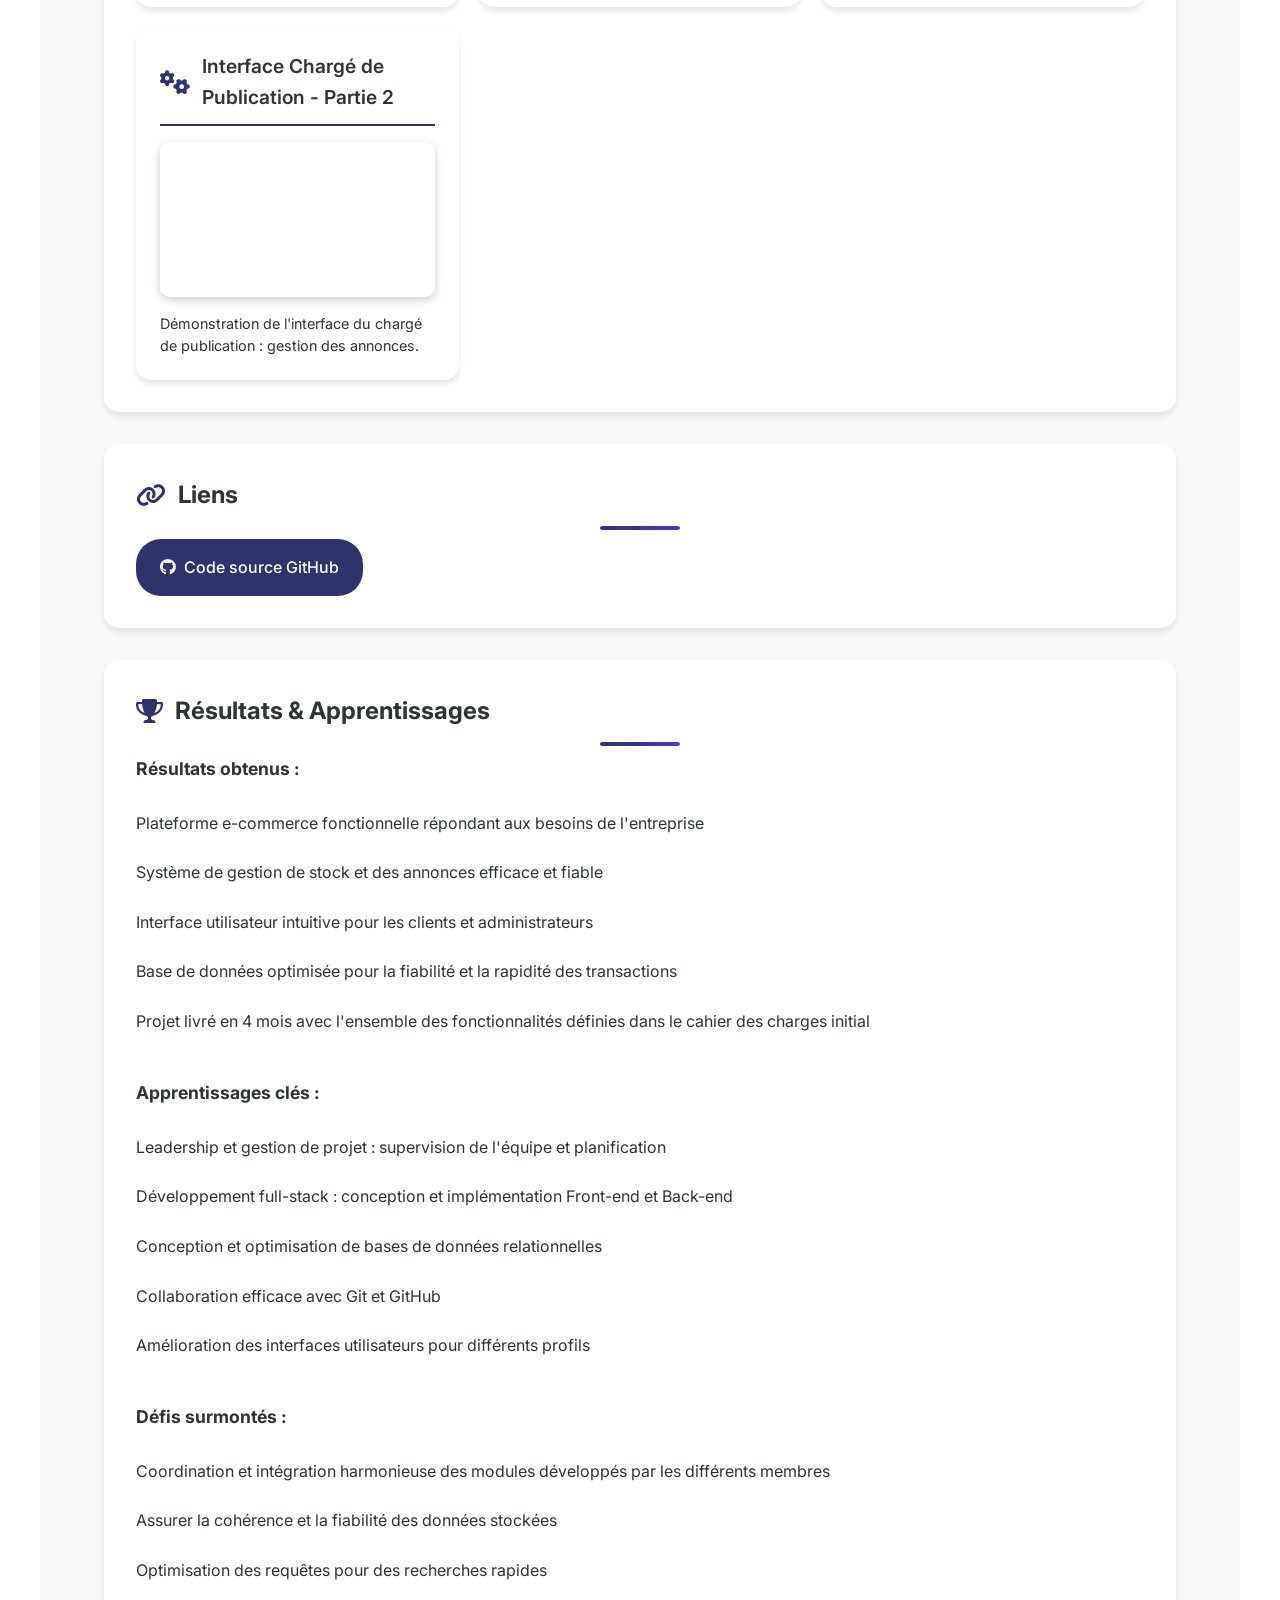
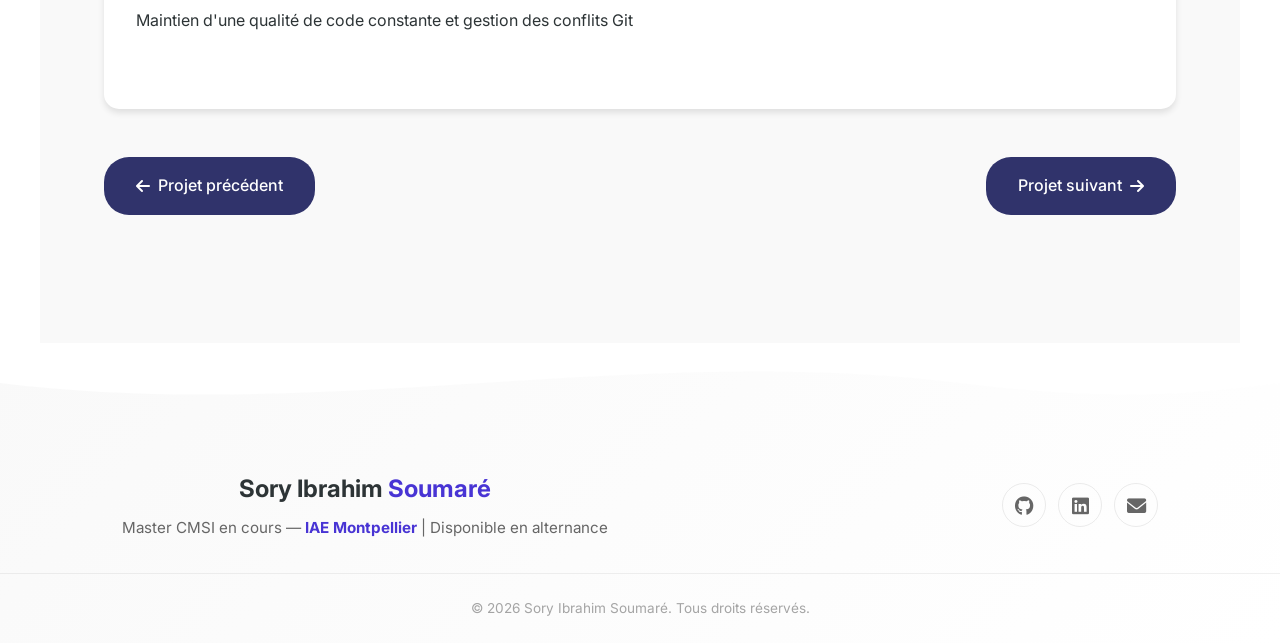
<file: project-betail.html>
<!DOCTYPE html>
<html lang="fr" data-theme="light">
<head>
  <meta charset="UTF-8">
  <meta name="viewport" content="width=device-width, initial-scale=1.0">
  <title>Sory Ibrahim Soumaré — Vente de bétail</title>
  <link rel="stylesheet" href="styles.css">
  <link href="https://fonts.googleapis.com/css2?family=Inter:wght@400;500;600;700;800;900&display=swap" rel="stylesheet">
  <link rel="stylesheet" href="https://cdnjs.cloudflare.com/ajax/libs/font-awesome/6.0.0/css/all.min.css">
</head>
<body>


  <div class="cursor-dot"></div>
  <div class="cursor-outline"></div>

  <nav id="navbar">
    <div class="nav-container">
      <a href="index.html" class="nav-logo">SIS</a>
      <ul class="nav-links">
        <li><a href="index.html"><i class="fas fa-user"></i> À propos</a></li>
        <li><a href="projetPro.html"><i class="fas fa-briefcase"></i> Projet Professionnel</a></li>
        <li><a href="skills.html"><i class="fas fa-code"></i> Compétences</a></li>
        <li><a href="projects.html"><i class="fas fa-project-diagram"></i> Projets</a></li>
        <li><a href="experience.html"><i class="fas fa-graduation-cap"></i> Parcours</a></li>
        <li><a href="certifications.html"><i class="fas fa-certificate"></i> Certifications</a></li>
        <li><a href="contact.html"><i class="fas fa-envelope"></i> Contact</a></li>
      </ul>
      <div class="nav-actions">
        <button class="theme-btn" id="theme-toggle" aria-label="Changer le thème">
          <i class="fas fa-moon"></i>
        </button>
        <button class="mobile-menu-btn" aria-label="Menu">
          <span></span><span></span><span></span>
        </button>
      </div>
      <div class="nav-progress"></div>
    </div>
  </nav>

  <section id="project-detail">
    <div class="project-detail-container">
      <div class="project-header-detail">
        <div class="project-icon">
          <i class="fas fa-store"></i>
        </div>
        <div class="project-title-section">
          <span class="project-category">Projet Académique — E-commerce</span>
          <h1>Plateforme de gestion et de vente de bétail</h1>
          <p class="project-pitch">Développement d'une solution web complète pour la gestion du stock, le suivi des fournisseurs et la publication d'annonces.</p>
        </div>
      </div>

      <div class="project-info-grid">
        <div class="info-card">
          <h3><i class="fas fa-calendar-alt"></i> Période</h3>
          <p>Janvier 2026 - Avril 2026</p>
        </div>
        <div class="info-card">
          <h3><i class="fas fa-users"></i> Équipe</h3>
          <p>Équipe de 6 — Chef de projet : Sory I. Soumaré</p>
        </div>
        <div class="info-card">
          <h3><i class="fas fa-graduation-cap"></i> Contexte</h3>
          <p>Projet académique réalisé en équipe pour une entreprise souhaitant digitaliser la gestion et la vente de son bétail.</p>
        </div>
        <div class="info-card">
          <h3><i class="fas fa-clock"></i> Durée</h3>
          <p>4 mois</p>
        </div>
      </div>

      <div class="project-content-grid">
        <div class="content-section">
          <h2><i class="fas fa-bullseye"></i> Contexte & Objectifs</h2>
          <div class="section-content">
            <p>Développement d'une plateforme e-commerce pour une entreprise du secteur de l'élevage souhaitant digitaliser la gestion de son stock et la vente de bétail en ligne. Le projet a été conduit dans un cadre académique avec une approche client réelle : analyse des besoins, conception, développement et livraison dans les délais.</p>
            <p><strong>Problème résolu :</strong> Difficulté pour les clients de trouver et acheter du bétail de qualité, et pour l'entreprise de gérer efficacement son stock et ses annonces.</p>
          </div>
        </div>

        <div class="content-section">
          <h2><i class="fas fa-user-tie"></i> Mon Rôle & Responsabilités</h2>
          <div class="section-content">
            <ul class="responsibilities-list">
              <li><i class="fas fa-check"></i> Chef d'équipe : répartition des tâches et supervision des membres du groupe (5 autres membres)</li>
              <li><i class="fas fa-check"></i> Conception et implémentation de la base de données pour la gestion du stock et des annonces</li>
              <li><i class="fas fa-check"></i> Développement des fonctionnalités CRUD pour les bêtes (ajout, modification, suppression)</li>
              <li><i class="fas fa-check"></i> Gestion des fournisseurs et suivi de leurs informations</li>
              <li><i class="fas fa-check"></i> Contribution à l'interface administrateur et au design des pages</li>
              <li><i class="fas fa-check"></i> Collaboration et intégration des modules développés par chaque membre</li>
              <li><i class="fas fa-check"></i> Réalisation de tests fonctionnels et suivi de la qualité du code</li>
            </ul>
          </div>
        </div>

        <div class="content-section">
          <h2><i class="fas fa-tools"></i> Technologies & Outils</h2>
          <div class="section-content">
            <div class="tech-categories">
              <div class="tech-category">
                <h4>Frontend</h4>
                <div class="tech-tags">
                  <span class="tech-tag">HTML5</span>
                  <span class="tech-tag">CSS3</span>
                  <span class="tech-tag">JavaScript</span>
                  <span class="tech-tag">Tailwind CSS</span>
                </div>
              </div>
              <div class="tech-category">
                <h4>Backend</h4>
                <div class="tech-tags">
                  <span class="tech-tag">PHP</span>
                  <span class="tech-tag">MySQL</span>
                </div>
              </div>
              <div class="tech-category">
                <h4>Outils</h4>
                <div class="tech-tags">
                  <span class="tech-tag">Git</span>
                  <span class="tech-tag">GitHub</span>
                  <span class="tech-tag">VS Code</span>
                </div>
              </div>
            </div>
          </div>
        </div>

        <div class="content-section">
          <h2><i class="fas fa-star"></i> Fonctionnalités Clés</h2>
          <div class="section-content">
            <div class="features-grid">
              <div class="feature-item">
                <i class="fas fa-database"></i>
                <h4>Gestion de stock</h4>
                <p>Système complet de suivi des animaux avec catégorisation</p>
              </div>
              <div class="feature-item">
                <i class="fas fa-users"></i>
                <h4>Gestion des fournisseurs</h4>
                <p>Inscription et suivi des fournisseurs avec profils détaillés</p>
              </div>
              <div class="feature-item">
                <i class="fas fa-search"></i>
                <h4>Recherche avancée</h4>
                <p>Filtres par type d'animal, prix, etc.</p>
              </div>
              <div class="feature-item">
                <i class="fas fa-shopping-cart"></i>
                <h4>Panier d'achat</h4>
                <p>Système de commande et suivi des transactions</p>
              </div>
              <div class="feature-item">
                <i class="fas fa-cogs"></i>
                <h4>Interface d'administration</h4>
                <p>Panel de contrôle pour la gestion complète du site</p>
              </div>
              <div class="feature-item">
                <i class="fas fa-mobile-alt"></i>
                <h4>Design responsive</h4>
                <p>Interface adaptée à tous les types d'appareils</p>
              </div>
            </div>
          </div>
        </div>

        <div class="content-section">
          <h2><i class="fas fa-video"></i> Démonstrations Vidéo</h2>
          <div class="section-content">
            <div class="videos-grid">

              <div class="video-demo-item">
                <div class="video-demo-header">
                  <i class="fas fa-user"></i>
                  <h4>Interface Client</h4>
                </div>
                <div class="video-container-small">
                  <iframe src="https://drive.google.com/file/d/1e3zCLvoYqxpkpqt1wN9dODWccS1uise6/preview" width="640" height="360" allow="autoplay" allowfullscreen></iframe>
                </div>
                <p>Démonstration de l'interface client : accueil, recherche de bêtes, catalogue.</p>
              </div>

              <div class="video-demo-item">
                <div class="video-demo-header">
                  <i class="fas fa-user"></i>
                  <h4>Interface Administrateur</h4>
                </div>
                <div class="video-container-small">
                  <iframe src="https://drive.google.com/file/d/1rS6DVMvU8HXQS8XvbP3UTjvVVWE5LA8e/preview" width="640" height="360" allow="autoplay" allowfullscreen></iframe>
                </div>
                <p>Démonstration de l'interface administrateur : gestion des comptes utilisateurs.</p>
              </div>

              <div class="video-demo-item">
                <div class="video-demo-header">
                  <i class="fas fa-briefcase"></i>
                  <h4>Interface Chargé de Publication - Partie 1</h4>
                </div>
                <div class="video-container-small">
                  <iframe src="https://drive.google.com/file/d/1_m40pbhfx993jCtbMo4Subalvf7k5iXO/preview" width="640" height="360" allow="autoplay" allowfullscreen></iframe>
                </div>
                <p>Gestion du stock, des factures et des commandes.</p>
              </div>

              <div class="video-demo-item">
                <div class="video-demo-header">
                  <i class="fas fa-cogs"></i>
                  <h4>Interface Chargé de Publication - Partie 2</h4>
                </div>
                <div class="video-container-small">
                  <iframe src="https://drive.google.com/file/d/1IDddRb3Pwf3KTQ5X4w0pogw7zerB5Vp-/preview" width="640" height="360" allow="autoplay" allowfullscreen></iframe>
                </div>
                <p>Démonstration de l'interface du chargé de publication : gestion des annonces.</p>
              </div>

            </div>
          </div>
        </div>

        <div class="content-section">
          <h2><i class="fas fa-link"></i> Liens</h2>
          <div class="section-content">
            <div class="project-links-detail">
              <a href="https://github.com/ix-e/projetHalpulaar" target="_blank" rel="noopener noreferrer" class="link-button">
                <i class="fab fa-github"></i>
                Code source GitHub
              </a>
            </div>
          </div>
        </div>

        <div class="content-section">
          <h2><i class="fas fa-trophy"></i> Résultats & Apprentissages</h2>
          <div class="section-content">
            <div class="results-section">
              <h4>Résultats obtenus :</h4>
              <ul>
                <li>Plateforme e-commerce fonctionnelle répondant aux besoins de l'entreprise</li>
                <li>Système de gestion de stock et des annonces efficace et fiable</li>
                <li>Interface utilisateur intuitive pour les clients et administrateurs</li>
                <li>Base de données optimisée pour la fiabilité et la rapidité des transactions</li>
                <li>Projet livré en 4 mois avec l'ensemble des fonctionnalités définies dans le cahier des charges initial</li>
              </ul>
            </div>
            <div class="learnings-section">
              <h4>Apprentissages clés :</h4>
              <ul>
                <li>Leadership et gestion de projet : supervision de l'équipe et planification</li>
                <li>Développement full-stack : conception et implémentation Front-end et Back-end</li>
                <li>Conception et optimisation de bases de données relationnelles</li>
                <li>Collaboration efficace avec Git et GitHub</li>
                <li>Amélioration des interfaces utilisateurs pour différents profils</li>
              </ul>
            </div>
            <div class="challenges-section">
              <h4>Défis surmontés :</h4>
              <ul>
                <li>Coordination et intégration harmonieuse des modules développés par les différents membres</li>
                <li>Assurer la cohérence et la fiabilité des données stockées</li>
                <li>Optimisation des requêtes pour des recherches rapides</li>
                <li>Maintien d'une qualité de code constante et gestion des conflits Git</li>
              </ul>
            </div>
          </div>
        </div>
      </div>

      <div class="project-navigation">
        <a href="project-intermediation.html" class="nav-button">
          <i class="fas fa-arrow-left"></i>
          Projet précédent
        </a>
        <a href="project-notes.html" class="nav-button">
          Projet suivant
          <i class="fas fa-arrow-right"></i>
        </a>
      </div>
    </div>
  </section>

  <footer>
    <div class="footer-wave">
      <svg viewBox="0 0 1440 80" preserveAspectRatio="none" fill="currentColor">
        <path d="M0,40 C360,80 720,0 1080,40 C1260,60 1350,50 1440,40 L1440,0 L0,0 Z"/>
      </svg>
    </div>
    <div class="footer-content">
      <div class="footer-text">
        <h3>Sory Ibrahim <span>Soumaré</span></h3>
        <p>Master CMSI en cours — <strong>IAE Montpellier</strong> | Disponible en alternance</p>
      </div>
      <div class="footer-links">
        <a href="https://github.com/Ryso667" target="_blank" rel="noopener noreferrer" aria-label="GitHub">
          <i class="fab fa-github"></i>
        </a>
        <a href="https://www.linkedin.com/in/sory-ibrahim-soumar%C3%A9-824bb32b7" target="_blank" rel="noopener noreferrer" aria-label="LinkedIn">
          <i class="fab fa-linkedin"></i>
        </a>
        <a href="contact.html" aria-label="Contact">
          <i class="fas fa-envelope"></i>
        </a>
      </div>
    </div>
    <div class="footer-bottom">
      <p>&copy; 2026 Sory Ibrahim Soumaré. Tous droits réservés.</p>
    </div>
  </footer>

  <button id="back-to-top" aria-label="Retour en haut">
    <svg viewBox="0 0 50 50">
      <circle cx="25" cy="25" r="22" fill="none" stroke="currentColor" stroke-width="3" class="progress-ring"/>
    </svg>
    <i class="fas fa-arrow-up" style="position:relative;z-index:1;"></i>
  </button>

  <script src="script.js"></script>
</body>
</html>
</file>
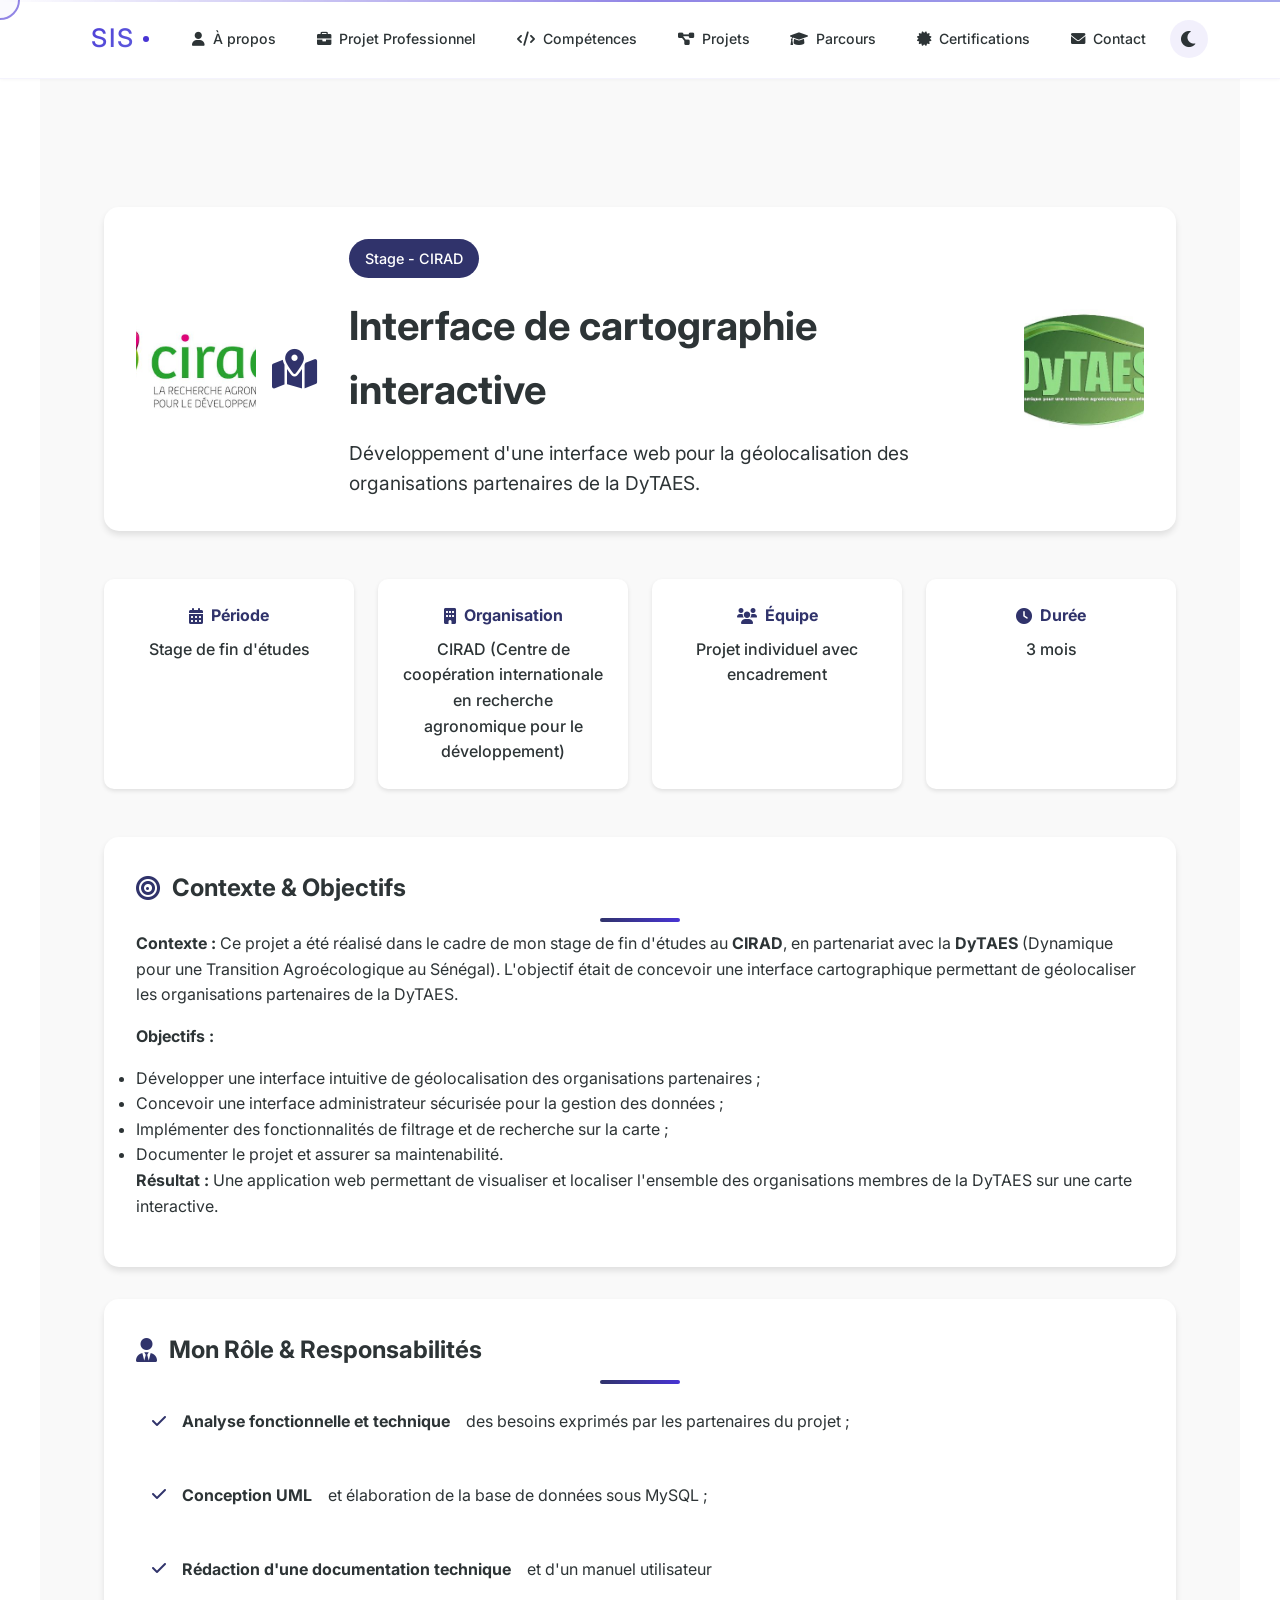
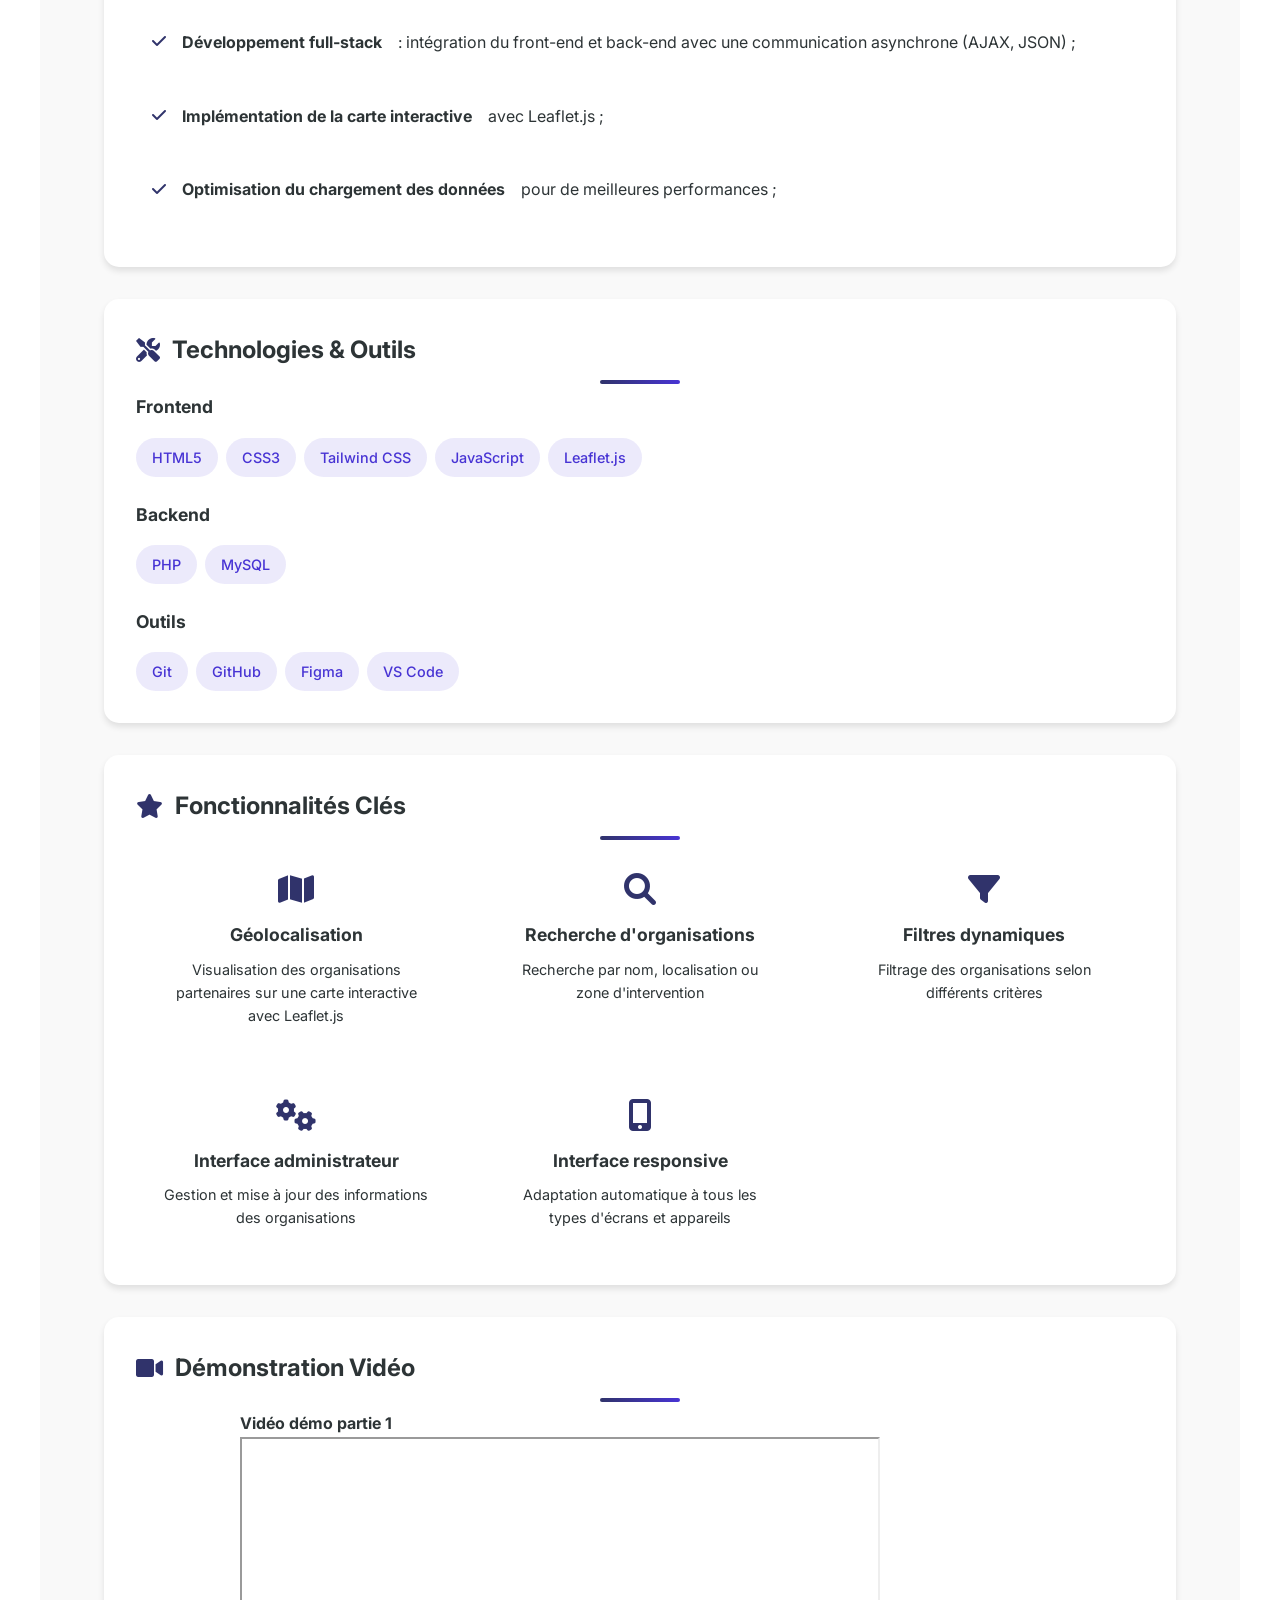
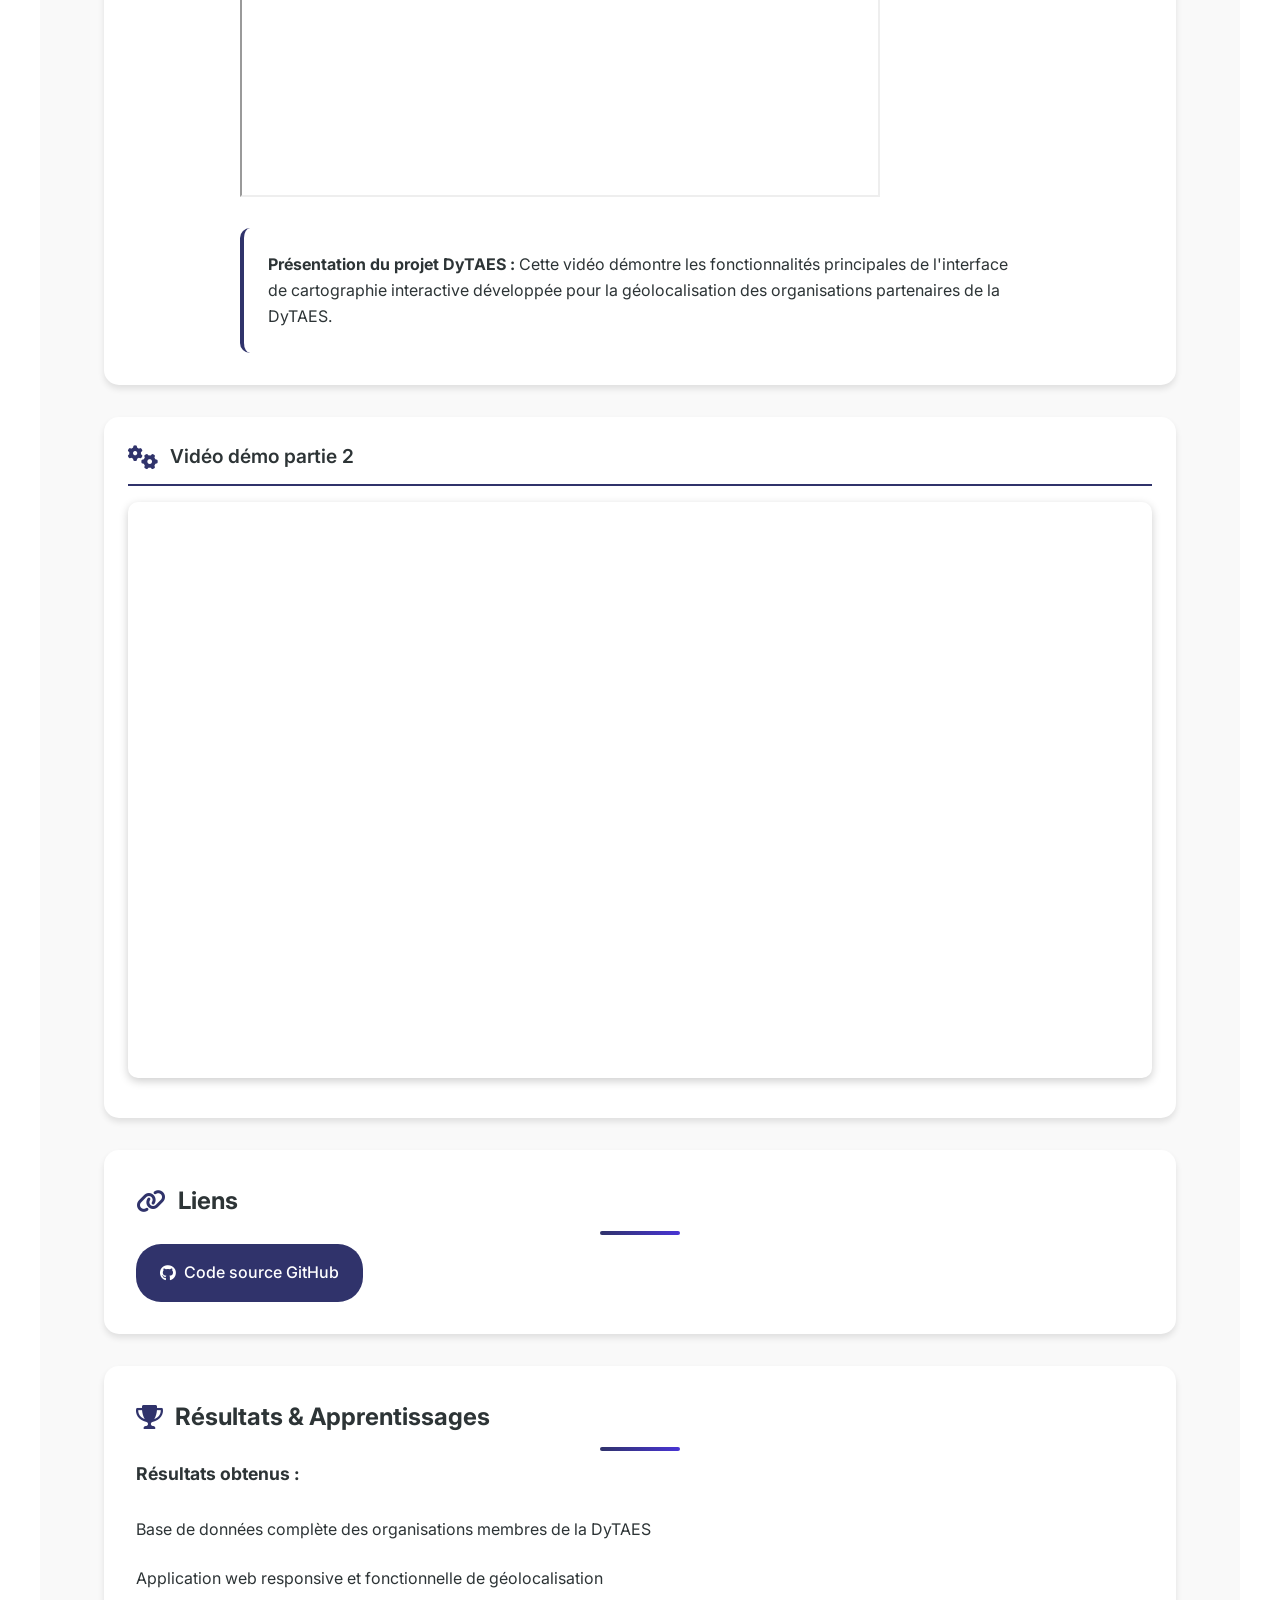
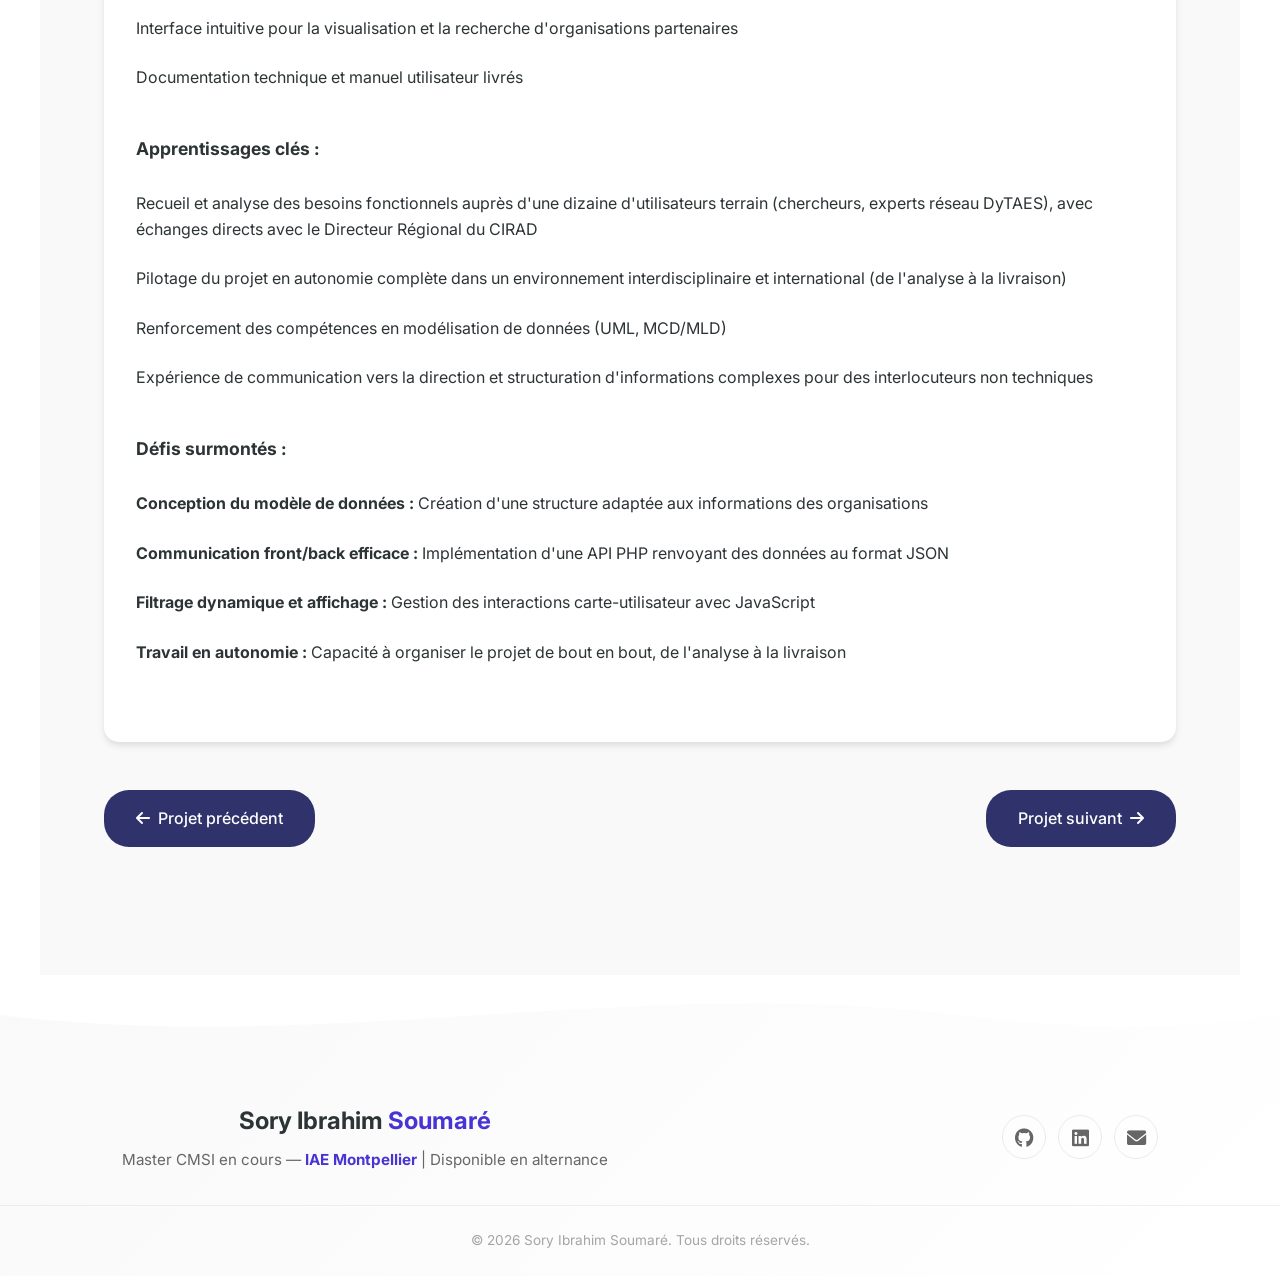
<file: project-cartographie.html>
<!DOCTYPE html>
<html lang="fr" data-theme="light">
<head>
  <meta charset="UTF-8">
  <meta name="viewport" content="width=device-width, initial-scale=1.0">
  <title>Sory Ibrahim Soumaré — Cartographie Interactive</title>
  <link rel="stylesheet" href="styles.css">
  <link href="https://fonts.googleapis.com/css2?family=Inter:wght@400;500;600;700;800;900&display=swap" rel="stylesheet">
  <link rel="stylesheet" href="https://cdnjs.cloudflare.com/ajax/libs/font-awesome/6.0.0/css/all.min.css">
</head>
<body>


  <div class="cursor-dot"></div>
  <div class="cursor-outline"></div>

  <nav id="navbar">
    <div class="nav-container">
      <a href="index.html" class="nav-logo">SIS</a>
      <ul class="nav-links">
        <li><a href="index.html"><i class="fas fa-user"></i> À propos</a></li>
        <li><a href="projetPro.html"><i class="fas fa-briefcase"></i> Projet Professionnel</a></li>
        <li><a href="skills.html"><i class="fas fa-code"></i> Compétences</a></li>
        <li><a href="projects.html"><i class="fas fa-project-diagram"></i> Projets</a></li>
        <li><a href="experience.html"><i class="fas fa-graduation-cap"></i> Parcours</a></li>
        <li><a href="certifications.html"><i class="fas fa-certificate"></i> Certifications</a></li>
        <li><a href="contact.html"><i class="fas fa-envelope"></i> Contact</a></li>
      </ul>
      <div class="nav-actions">
        <button class="theme-btn" id="theme-toggle" aria-label="Changer le thème">
          <i class="fas fa-moon"></i>
        </button>
        <button class="mobile-menu-btn" aria-label="Menu">
          <span></span><span></span><span></span>
        </button>
      </div>
      <div class="nav-progress"></div>
    </div>
  </nav>

  <section id="project-detail">
    <div class="project-detail-container">
      <div class="project-header-detail">
        <div class="project-icon" style="display:flex;gap:1rem;align-items:center;">
          <img src="images/Cirad.jpg" alt="CIRAD" style="width:120px;height:120px;border-radius:1.25rem;object-fit:cover;">
          <i class="fas fa-map-marked-alt" style="font-size:2.5rem;"></i>
        </div>
        <div class="project-title-section">
          <span class="project-category">Stage - CIRAD</span>
          <h1>Interface de cartographie interactive</h1>
          <p class="project-pitch">Développement d'une interface web pour la géolocalisation des organisations partenaires de la DyTAES.</p>
        </div>
        <div style="margin-left:auto;display:flex;align-items:center;">
          <img src="images/PHOTO-2026-06-12-00-16-20.jpg" alt="DyTAES" style="width:120px;height:120px;border-radius:1.25rem;object-fit:cover;">
        </div>
      </div>

      <div class="project-info-grid">
        <div class="info-card">
          <h3><i class="fas fa-calendar-alt"></i> Période</h3>
          <p>Stage de fin d'études</p>
        </div>
        <div class="info-card">
          <h3><i class="fas fa-building"></i> Organisation</h3>
          <p>CIRAD (Centre de coopération internationale en recherche agronomique pour le développement)</p>
        </div>
        <div class="info-card">
          <h3><i class="fas fa-users"></i> Équipe</h3>
          <p>Projet individuel avec encadrement</p>
        </div>
        <div class="info-card">
          <h3><i class="fas fa-clock"></i> Durée</h3>
          <p>3 mois</p>
        </div>
      </div>

      <div class="project-content-grid">
        <div class="content-section">
          <h2><i class="fas fa-bullseye"></i> Contexte & Objectifs</h2>
          <div class="section-content">
            <p><strong>Contexte :</strong> Ce projet a été réalisé dans le cadre de mon stage de fin d'études au <strong>CIRAD</strong>, en partenariat avec la <strong>DyTAES</strong> (Dynamique pour une Transition Agroécologique au Sénégal). L'objectif était de concevoir une interface cartographique permettant de géolocaliser les organisations partenaires de la DyTAES.</p>
            <p><strong>Objectifs :</strong></p>
            <ul>
              <li>Développer une interface intuitive de géolocalisation des organisations partenaires ;</li>
              <li>Concevoir une interface administrateur sécurisée pour la gestion des données ;</li>
              <li>Implémenter des fonctionnalités de filtrage et de recherche sur la carte ;</li>
              <li>Documenter le projet et assurer sa maintenabilité.</li>
            </ul>
            <p><strong>Résultat :</strong> Une application web permettant de visualiser et localiser l'ensemble des organisations membres de la DyTAES sur une carte interactive.</p>
          </div>
        </div>

        <div class="content-section">
          <h2><i class="fas fa-user-tie"></i> Mon Rôle & Responsabilités</h2>
          <div class="section-content">
            <ul class="responsibilities-list">
              <li><i class="fas fa-check"></i> <strong>Analyse fonctionnelle et technique</strong> des besoins exprimés par les partenaires du projet ;</li>
              <li><i class="fas fa-check"></i> <strong>Conception UML</strong> et élaboration de la base de données sous MySQL ;</li>
              <li><i class="fas fa-check"></i> <strong>Rédaction d'une documentation technique</strong> et d'un manuel utilisateur</li>
              <li><i class="fas fa-check"></i> <strong>Développement full-stack</strong> : intégration du front-end et back-end avec une communication asynchrone (AJAX, JSON) ;</li>
              <li><i class="fas fa-check"></i> <strong>Implémentation de la carte interactive</strong> avec Leaflet.js ;</li>
              <li><i class="fas fa-check"></i> <strong>Optimisation du chargement des données</strong> pour de meilleures performances ;</li>
            </ul>
          </div>
        </div>

        <div class="content-section">
          <h2><i class="fas fa-tools"></i> Technologies & Outils</h2>
          <div class="section-content">
            <div class="tech-categories">
              <div class="tech-category">
                <h4>Frontend</h4>
                <div class="tech-tags">
                  <span class="tech-tag">HTML5</span>
                  <span class="tech-tag">CSS3</span>
                  <span class="tech-tag">Tailwind CSS</span>
                  <span class="tech-tag">JavaScript</span>
                  <span class="tech-tag">Leaflet.js</span>
                </div>
              </div>
              <div class="tech-category">
                <h4>Backend</h4>
                <div class="tech-tags">
                  <span class="tech-tag">PHP</span>
                  <span class="tech-tag">MySQL</span>
                </div>
              </div>
              <div class="tech-category">
                <h4>Outils</h4>
                <div class="tech-tags">
                  <span class="tech-tag">Git</span>
                  <span class="tech-tag">GitHub</span>
                  <span class="tech-tag">Figma</span>
                  <span class="tech-tag">VS Code</span>
                </div>
              </div>
            </div>
          </div>
        </div>

        <div class="content-section">
          <h2><i class="fas fa-star"></i> Fonctionnalités Clés</h2>
          <div class="section-content">
            <div class="features-grid">
              <div class="feature-item">
                <i class="fas fa-map"></i>
                <h4>Géolocalisation</h4>
                <p>Visualisation des organisations partenaires sur une carte interactive avec Leaflet.js</p>
              </div>
              <div class="feature-item">
                <i class="fas fa-search"></i>
                <h4>Recherche d'organisations</h4>
                <p>Recherche par nom, localisation ou zone d'intervention</p>
              </div>
              <div class="feature-item">
                <i class="fas fa-filter"></i>
                <h4>Filtres dynamiques</h4>
                <p>Filtrage des organisations selon différents critères</p>
              </div>
              <div class="feature-item">
                <i class="fas fa-cogs"></i>
                <h4>Interface administrateur</h4>
                <p>Gestion et mise à jour des informations des organisations</p>
              </div>
              <div class="feature-item">
                <i class="fas fa-mobile-alt"></i>
                <h4>Interface responsive</h4>
                <p>Adaptation automatique à tous les types d'écrans et appareils</p>
              </div>
            </div>
          </div>
        </div>

        <div class="content-section">
          <h2><i class="fas fa-video"></i> Démonstration Vidéo</h2>
          <div class="section-content">
            <div class="video-container">
              <h4>Vidéo démo partie 1</h4>
              <iframe src="https://drive.google.com/file/d/1iJR4xzv056LlvrsGIESrtxQI0-Wdtr1o/preview" width="640" height="360" allow="autoplay" allowfullscreen></iframe>
              <div class="video-description">
                <p><strong>Présentation du projet DyTAES :</strong> Cette vidéo démontre les fonctionnalités principales de l'interface de cartographie interactive développée pour la géolocalisation des organisations partenaires de la DyTAES.</p>
              </div>
            </div>
          </div>
        </div>

        <div class="video-demo-item">
          <div class="video-demo-header">
            <i class="fas fa-cogs"></i>
            <h4>Vidéo démo partie 2</h4>
          </div>
          <div class="video-container-small">
            <iframe src="https://drive.google.com/file/d/1pjbRAZCJiqJwyrCqlBDOJneCMQqetL1b/preview" width="640" height="360" allow="autoplay" allowfullscreen></iframe>
          </div>
        </div>

        <div class="content-section">
          <h2><i class="fas fa-link"></i> Liens</h2>
          <div class="section-content">
            <div class="project-links-detail">
              <a href="https://github.com/Ryso667/Dytaes-Cartographie_interactive" target="_blank" rel="noopener noreferrer" class="link-button">
                <i class="fab fa-github"></i>
                Code source GitHub
              </a>
              <a href="#" class="link-button disabled">
                <i class="fas fa-external-link-alt"></i>
                Démo en ligne (bientôt disponible)
              </a>
            </div>
          </div>
        </div>

        <div class="content-section">
          <h2><i class="fas fa-trophy"></i> Résultats & Apprentissages</h2>
          <div class="section-content">
            <div class="results-section">
              <h4>Résultats obtenus :</h4>
              <ul>
                <li>Base de données complète des organisations membres de la DyTAES</li>
                <li>Application web responsive et fonctionnelle de géolocalisation</li>
                <li>Interface intuitive pour la visualisation et la recherche d'organisations partenaires</li>
                <li>Documentation technique et manuel utilisateur livrés</li>
              </ul>
            </div>
            <div class="learnings-section">
              <h4>Apprentissages clés :</h4>
              <ul>
                <li>Recueil et analyse des besoins fonctionnels auprès d'une dizaine d'utilisateurs terrain (chercheurs, experts réseau DyTAES), avec échanges directs avec le Directeur Régional du CIRAD</li>
                <li>Pilotage du projet en autonomie complète dans un environnement interdisciplinaire et international (de l'analyse à la livraison)</li>
                <li>Renforcement des compétences en modélisation de données (UML, MCD/MLD)</li>
                <li>Expérience de communication vers la direction et structuration d'informations complexes pour des interlocuteurs non techniques</li>
              </ul>
            </div>
            <div class="challenges-section">
              <h4>Défis surmontés :</h4>
              <ul>
                <li><strong>Conception du modèle de données :</strong> Création d'une structure adaptée aux informations des organisations</li>
                <li><strong>Communication front/back efficace :</strong> Implémentation d'une API PHP renvoyant des données au format JSON</li>
                <li><strong>Filtrage dynamique et affichage :</strong> Gestion des interactions carte-utilisateur avec JavaScript</li>
                <li><strong>Travail en autonomie :</strong> Capacité à organiser le projet de bout en bout, de l'analyse à la livraison</li>
              </ul>
            </div>
          </div>
        </div>
      </div>

      <div class="project-navigation">
        <a href="senguichet.html" class="nav-button">
          <i class="fas fa-arrow-left"></i>
          Projet précédent
        </a>
        <a href="prime-market.html" class="nav-button">
          Projet suivant
          <i class="fas fa-arrow-right"></i>
        </a>
      </div>
    </div>
  </section>

  <footer>
    <div class="footer-wave">
      <svg viewBox="0 0 1440 80" preserveAspectRatio="none" fill="currentColor">
        <path d="M0,40 C360,80 720,0 1080,40 C1260,60 1350,50 1440,40 L1440,0 L0,0 Z"/>
      </svg>
    </div>
    <div class="footer-content">
      <div class="footer-text">
        <h3>Sory Ibrahim <span>Soumaré</span></h3>
        <p>Master CMSI en cours — <strong>IAE Montpellier</strong> | Disponible en alternance</p>
      </div>
      <div class="footer-links">
        <a href="https://github.com/Ryso667" target="_blank" rel="noopener noreferrer" aria-label="GitHub">
          <i class="fab fa-github"></i>
        </a>
        <a href="https://www.linkedin.com/in/sory-ibrahim-soumar%C3%A9-824bb32b7" target="_blank" rel="noopener noreferrer" aria-label="LinkedIn">
          <i class="fab fa-linkedin"></i>
        </a>
        <a href="contact.html" aria-label="Contact">
          <i class="fas fa-envelope"></i>
        </a>
      </div>
    </div>
    <div class="footer-bottom">
      <p>&copy; 2026 Sory Ibrahim Soumaré. Tous droits réservés.</p>
    </div>
  </footer>

  <button id="back-to-top" aria-label="Retour en haut">
    <svg viewBox="0 0 50 50">
      <circle cx="25" cy="25" r="22" fill="none" stroke="currentColor" stroke-width="3" class="progress-ring"/>
    </svg>
    <i class="fas fa-arrow-up" style="position:relative;z-index:1;"></i>
  </button>

  <script src="script.js"></script>
</body>
</html>
</file>
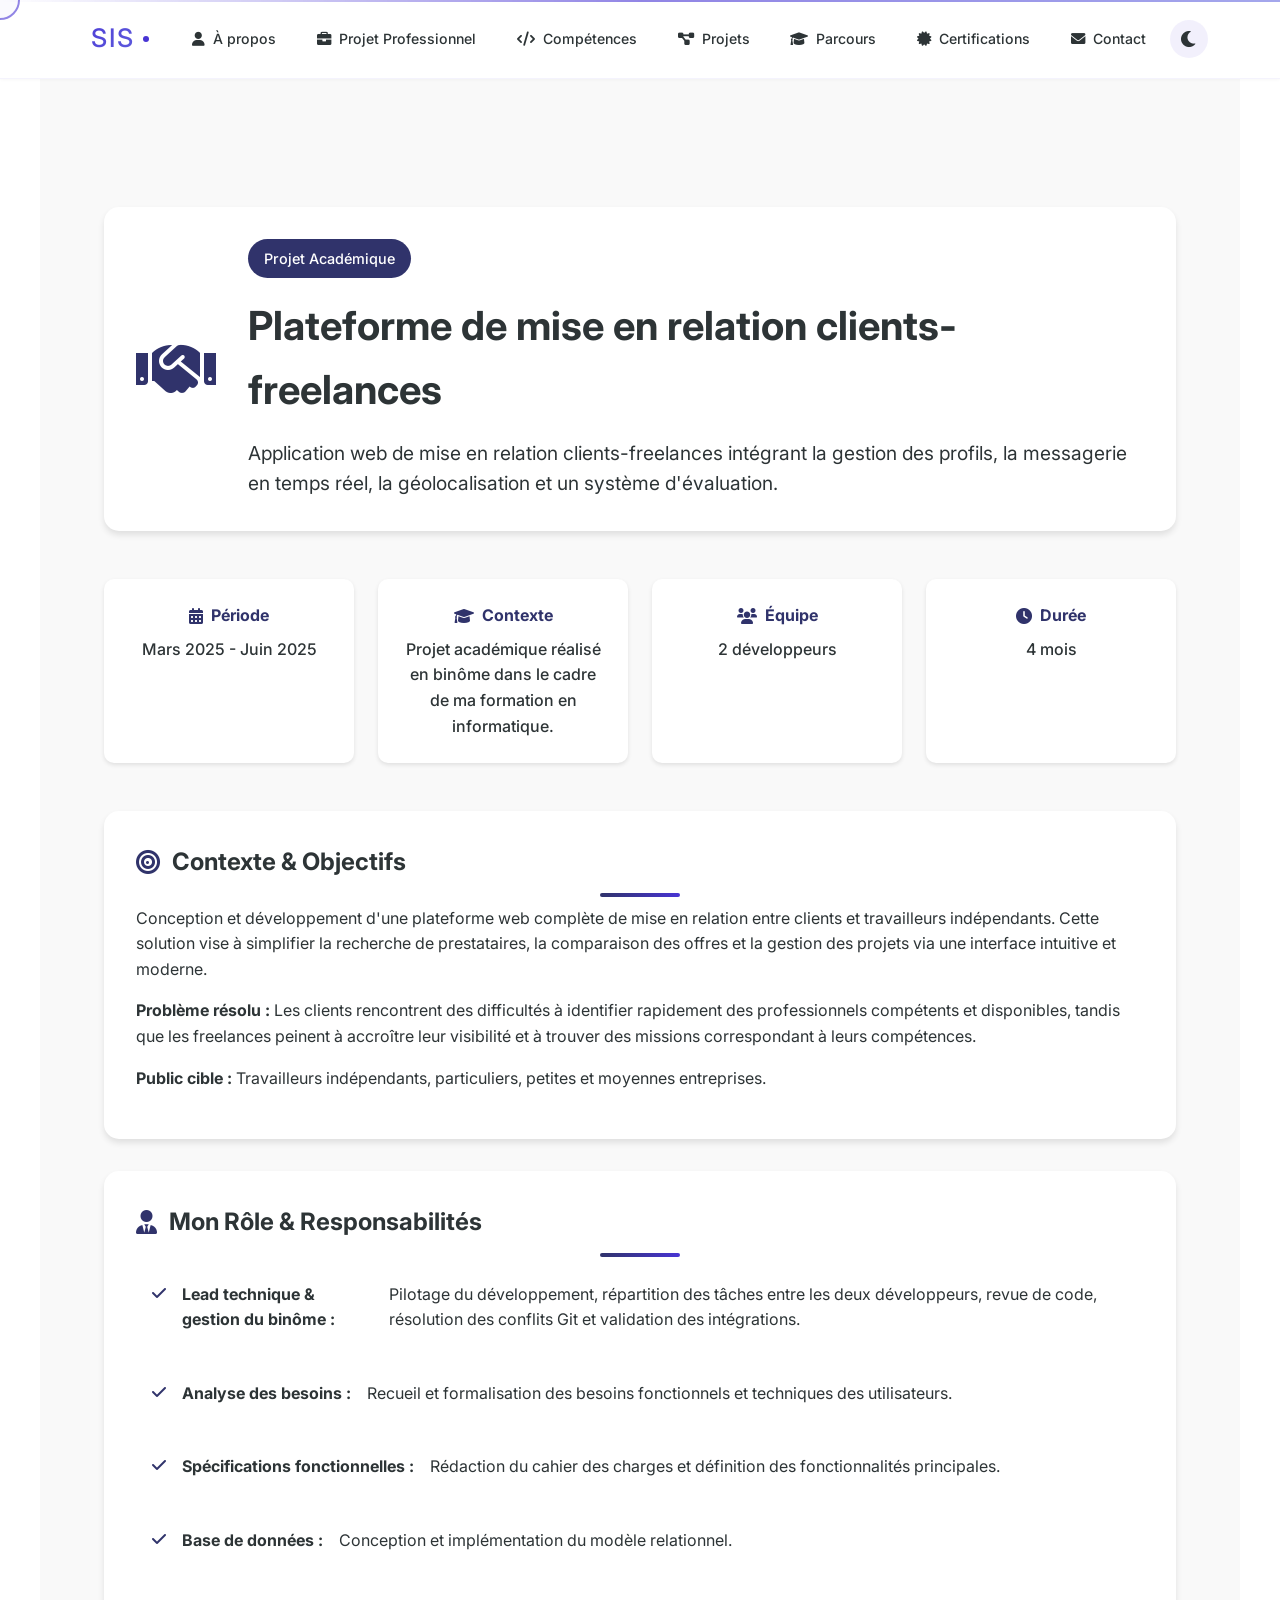
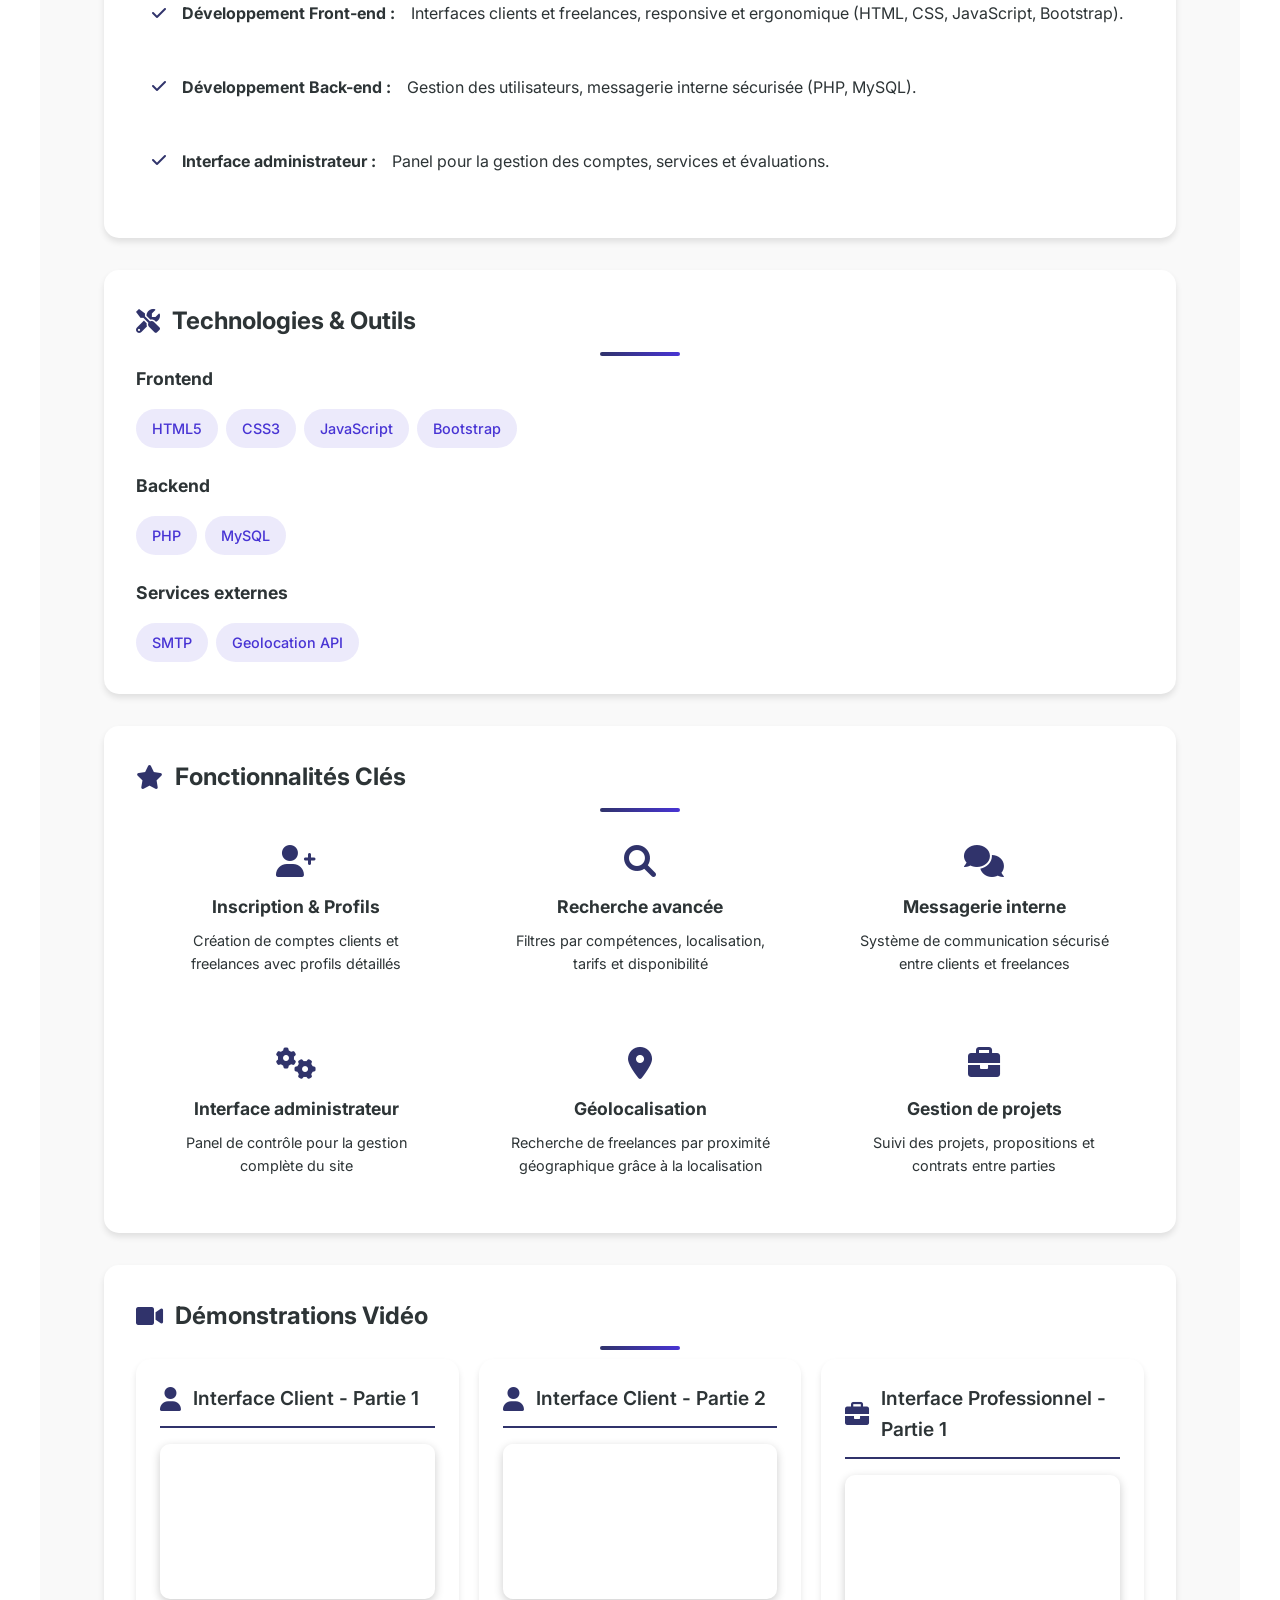
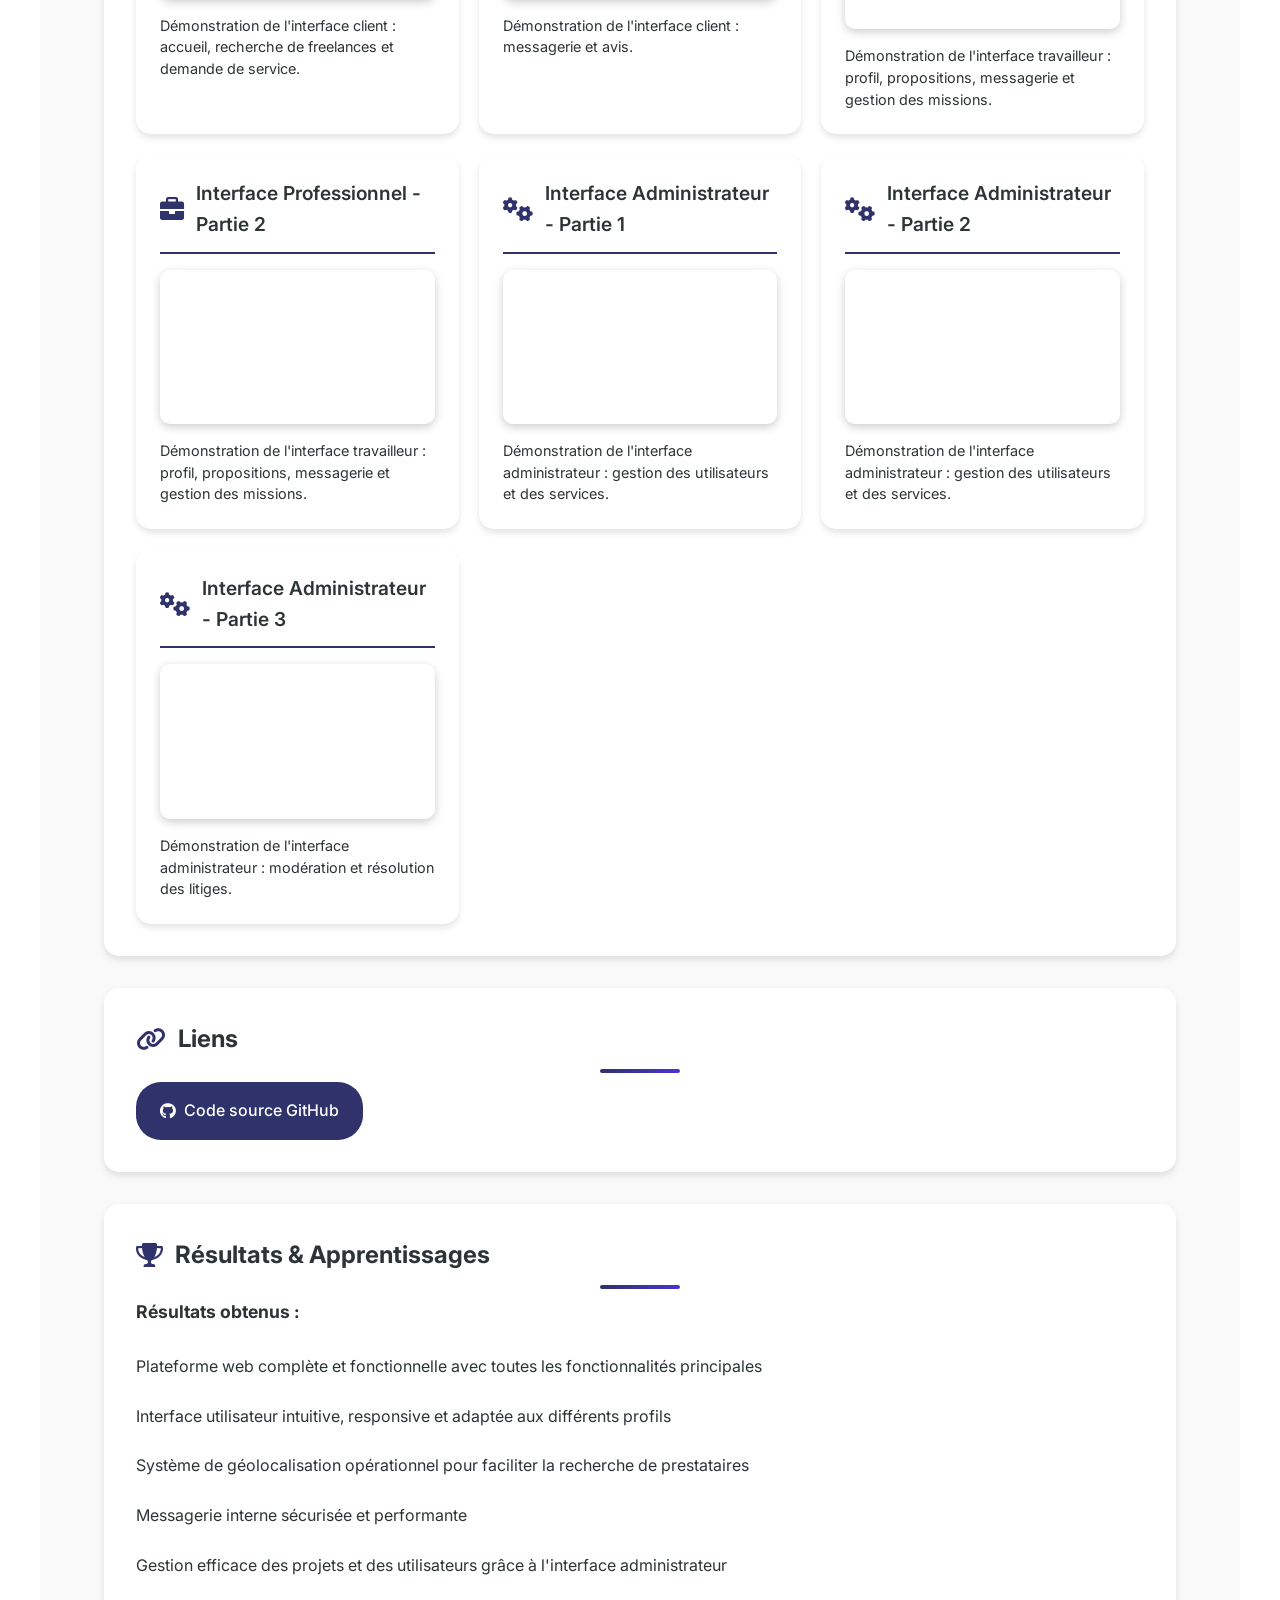
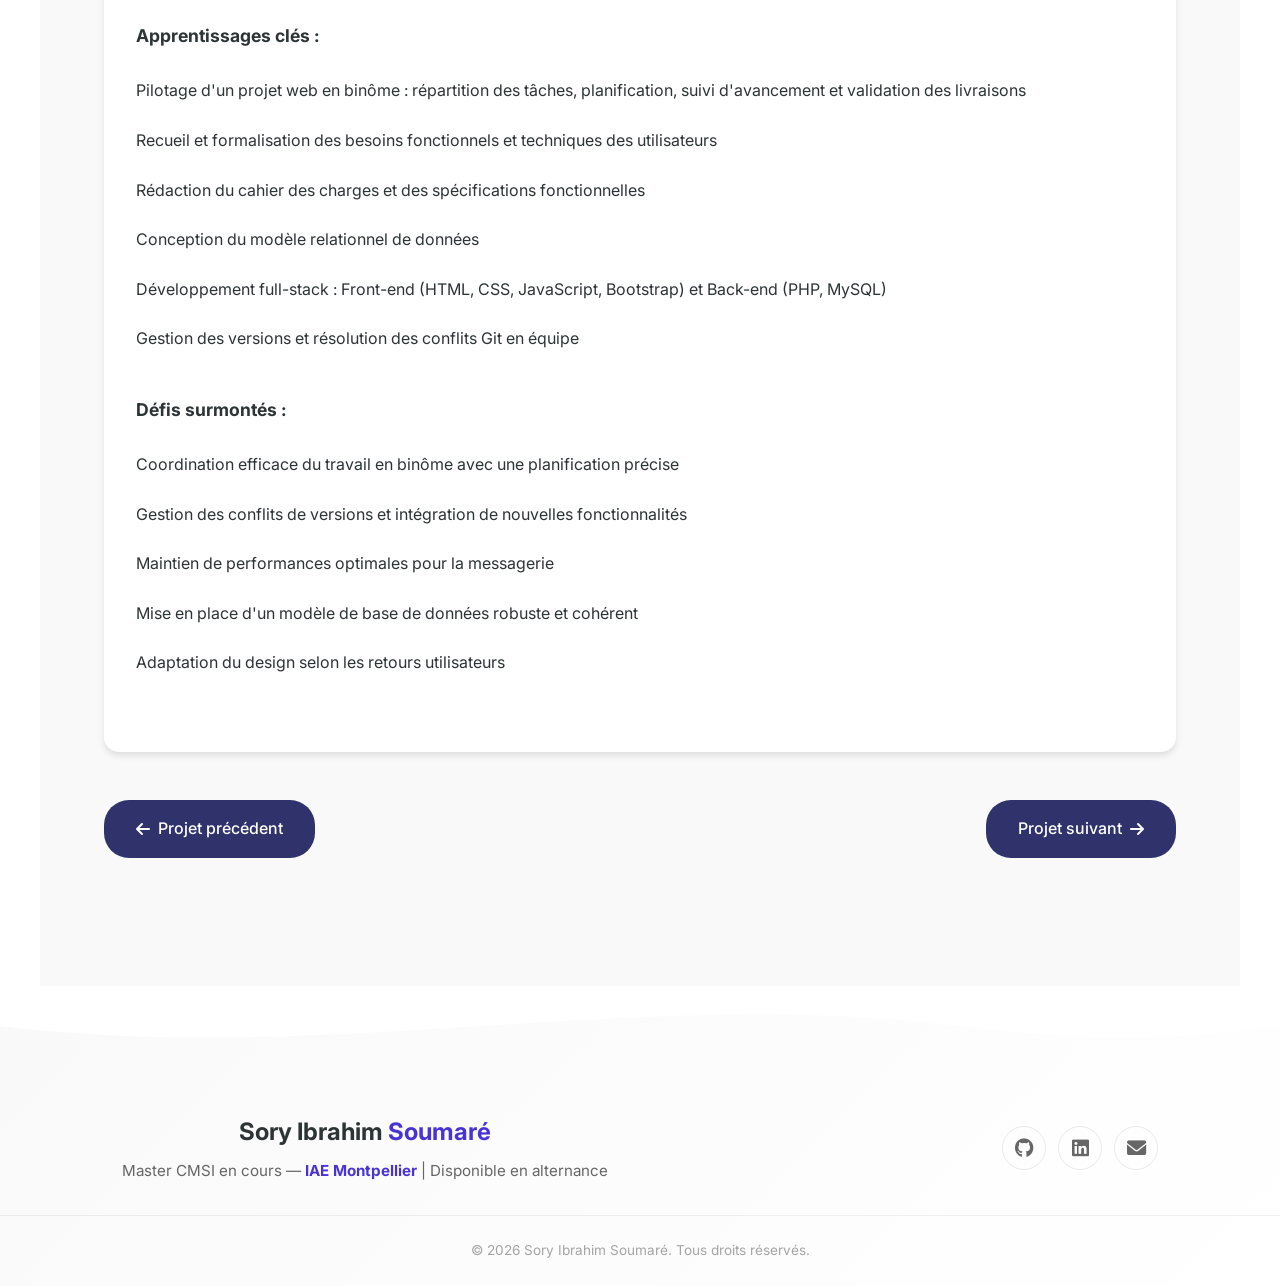
<file: project-intermediation.html>
<!DOCTYPE html>
<html lang="fr" data-theme="light">
<head>
  <meta charset="UTF-8">
  <meta name="viewport" content="width=device-width, initial-scale=1.0">
  <title>Sory Ibrahim Soumaré — Plateforme clients-freelances</title>
  <link rel="stylesheet" href="styles.css">
  <link href="https://fonts.googleapis.com/css2?family=Inter:wght@400;500;600;700;800;900&display=swap" rel="stylesheet">
  <link rel="stylesheet" href="https://cdnjs.cloudflare.com/ajax/libs/font-awesome/6.0.0/css/all.min.css">
</head>
<body>


  <div class="cursor-dot"></div>
  <div class="cursor-outline"></div>

  <nav id="navbar">
    <div class="nav-container">
      <a href="index.html" class="nav-logo">SIS</a>
      <ul class="nav-links">
        <li><a href="index.html"><i class="fas fa-user"></i> À propos</a></li>
        <li><a href="projetPro.html"><i class="fas fa-briefcase"></i> Projet Professionnel</a></li>
        <li><a href="skills.html"><i class="fas fa-code"></i> Compétences</a></li>
        <li><a href="projects.html"><i class="fas fa-project-diagram"></i> Projets</a></li>
        <li><a href="experience.html"><i class="fas fa-graduation-cap"></i> Parcours</a></li>
        <li><a href="certifications.html"><i class="fas fa-certificate"></i> Certifications</a></li>
        <li><a href="contact.html"><i class="fas fa-envelope"></i> Contact</a></li>
      </ul>
      <div class="nav-actions">
        <button class="theme-btn" id="theme-toggle" aria-label="Changer le thème">
          <i class="fas fa-moon"></i>
        </button>
        <button class="mobile-menu-btn" aria-label="Menu">
          <span></span><span></span><span></span>
        </button>
      </div>
      <div class="nav-progress"></div>
    </div>
  </nav>

  <section id="project-detail">
    <div class="project-detail-container">
      <div class="project-header-detail">
        <div class="project-icon">
          <i class="fas fa-handshake"></i>
        </div>
        <div class="project-title-section">
          <span class="project-category">Projet Académique</span>
          <h1>Plateforme de mise en relation clients-freelances</h1>
          <p class="project-pitch">Application web de mise en relation clients-freelances intégrant la gestion des profils, la messagerie en temps réel, la géolocalisation et un système d'évaluation.</p>
        </div>
      </div>

      <div class="project-info-grid">
        <div class="info-card">
          <h3><i class="fas fa-calendar-alt"></i> Période</h3>
          <p>Mars 2025 - Juin 2025</p>
        </div>
        <div class="info-card">
          <h3><i class="fas fa-graduation-cap"></i> Contexte</h3>
          <p>Projet académique réalisé en binôme dans le cadre de ma formation en informatique.</p>
        </div>
        <div class="info-card">
          <h3><i class="fas fa-users"></i> Équipe</h3>
          <p>2 développeurs</p>
        </div>
        <div class="info-card">
          <h3><i class="fas fa-clock"></i> Durée</h3>
          <p>4 mois</p>
        </div>
      </div>

      <div class="project-content-grid">
        <div class="content-section">
          <h2><i class="fas fa-bullseye"></i> Contexte & Objectifs</h2>
          <div class="section-content">
            <p>Conception et développement d'une plateforme web complète de mise en relation entre clients et travailleurs indépendants. Cette solution vise à simplifier la recherche de prestataires, la comparaison des offres et la gestion des projets via une interface intuitive et moderne.</p>
            <p><strong>Problème résolu :</strong> Les clients rencontrent des difficultés à identifier rapidement des professionnels compétents et disponibles, tandis que les freelances peinent à accroître leur visibilité et à trouver des missions correspondant à leurs compétences.</p>
            <p><strong>Public cible :</strong> Travailleurs indépendants, particuliers, petites et moyennes entreprises.</p>
          </div>
        </div>

        <div class="content-section">
          <h2><i class="fas fa-user-tie"></i> Mon Rôle & Responsabilités</h2>
          <div class="section-content">
            <ul class="responsibilities-list">
              <li><i class="fas fa-check"></i> <strong>Lead technique & gestion du binôme :</strong> Pilotage du développement, répartition des tâches entre les deux développeurs, revue de code, résolution des conflits Git et validation des intégrations.</li>
              <li><i class="fas fa-check"></i> <strong>Analyse des besoins :</strong> Recueil et formalisation des besoins fonctionnels et techniques des utilisateurs.</li>
              <li><i class="fas fa-check"></i> <strong>Spécifications fonctionnelles :</strong> Rédaction du cahier des charges et définition des fonctionnalités principales.</li>
              <li><i class="fas fa-check"></i> <strong>Base de données :</strong> Conception et implémentation du modèle relationnel.</li>
              <li><i class="fas fa-check"></i> <strong>Développement Front-end :</strong> Interfaces clients et freelances, responsive et ergonomique (HTML, CSS, JavaScript, Bootstrap).</li>
              <li><i class="fas fa-check"></i> <strong>Développement Back-end :</strong> Gestion des utilisateurs, messagerie interne sécurisée (PHP, MySQL).</li>
              <li><i class="fas fa-check"></i> <strong>Interface administrateur :</strong> Panel pour la gestion des comptes, services et évaluations.</li>
            </ul>
          </div>
        </div>

        <div class="content-section">
          <h2><i class="fas fa-tools"></i> Technologies & Outils</h2>
          <div class="section-content">
            <div class="tech-categories">
              <div class="tech-category">
                <h4>Frontend</h4>
                <div class="tech-tags">
                  <span class="tech-tag">HTML5</span>
                  <span class="tech-tag">CSS3</span>
                  <span class="tech-tag">JavaScript</span>
                  <span class="tech-tag">Bootstrap</span>
                </div>
              </div>
              <div class="tech-category">
                <h4>Backend</h4>
                <div class="tech-tags">
                  <span class="tech-tag">PHP</span>
                  <span class="tech-tag">MySQL</span>
                </div>
              </div>
              <div class="tech-category">
                <h4>Services externes</h4>
                <div class="tech-tags">
                  <span class="tech-tag">SMTP</span>
                  <span class="tech-tag">Geolocation API</span>
                </div>
              </div>
            </div>
          </div>
        </div>

        <div class="content-section">
          <h2><i class="fas fa-star"></i> Fonctionnalités Clés</h2>
          <div class="section-content">
            <div class="features-grid">
              <div class="feature-item">
                <i class="fas fa-user-plus"></i>
                <h4>Inscription & Profils</h4>
                <p>Création de comptes clients et freelances avec profils détaillés</p>
              </div>
              <div class="feature-item">
                <i class="fas fa-search"></i>
                <h4>Recherche avancée</h4>
                <p>Filtres par compétences, localisation, tarifs et disponibilité</p>
              </div>
              <div class="feature-item">
                <i class="fas fa-comments"></i>
                <h4>Messagerie interne</h4>
                <p>Système de communication sécurisé entre clients et freelances</p>
              </div>
              <div class="feature-item">
                <i class="fas fa-cogs"></i>
                <h4>Interface administrateur</h4>
                <p>Panel de contrôle pour la gestion complète du site</p>
              </div>
              <div class="feature-item">
                <i class="fas fa-map-marker-alt"></i>
                <h4>Géolocalisation</h4>
                <p>Recherche de freelances par proximité géographique grâce à la localisation</p>
              </div>
              <div class="feature-item">
                <i class="fas fa-briefcase"></i>
                <h4>Gestion de projets</h4>
                <p>Suivi des projets, propositions et contrats entre parties</p>
              </div>
            </div>
          </div>
        </div>

        <div class="content-section">
          <h2><i class="fas fa-video"></i> Démonstrations Vidéo</h2>
          <div class="section-content">
            <div class="videos-grid">

              <div class="video-demo-item">
                <div class="video-demo-header">
                  <i class="fas fa-user"></i>
                  <h4>Interface Client - Partie 1</h4>
                </div>
                <div class="video-container-small">
                  <iframe src="https://drive.google.com/file/d/1afK47U-Qv3JNaz3h5YBXEkAuVKcMO8Wi/preview" width="640" height="360" allow="autoplay" allowfullscreen></iframe>
                </div>
                <p>Démonstration de l'interface client : accueil, recherche de freelances et demande de service.</p>
              </div>

              <div class="video-demo-item">
                <div class="video-demo-header">
                  <i class="fas fa-user"></i>
                  <h4>Interface Client - Partie 2</h4>
                </div>
                <div class="video-container-small">
                  <iframe src="https://drive.google.com/file/d/1vj7FXmihzgC_O3Eo7FW8grUgaZ77MYLD/preview" width="640" height="360" allow="autoplay" allowfullscreen></iframe>
                </div>
                <p>Démonstration de l'interface client : messagerie et avis.</p>
              </div>

              <div class="video-demo-item">
                <div class="video-demo-header">
                  <i class="fas fa-briefcase"></i>
                  <h4>Interface Professionnel - Partie 1</h4>
                </div>
                <div class="video-container-small">
                  <iframe src="https://drive.google.com/file/d/1WFuro5FoVr5fBtYDtF8imOw5eWNoNx4a/preview" width="640" height="360" allow="autoplay" allowfullscreen></iframe>
                </div>
                <p>Démonstration de l'interface travailleur : profil, propositions, messagerie et gestion des missions.</p>
              </div>

              <div class="video-demo-item">
                <div class="video-demo-header">
                  <i class="fas fa-briefcase"></i>
                  <h4>Interface Professionnel - Partie 2</h4>
                </div>
                <div class="video-container-small">
                  <iframe src="https://drive.google.com/file/d/1qm-AoKgUxmXQrdOYYuOgAAlog0qRRZOy/preview" width="640" height="360" allow="autoplay" allowfullscreen></iframe>
                </div>
                <p>Démonstration de l'interface travailleur : profil, propositions, messagerie et gestion des missions.</p>
              </div>

              <div class="video-demo-item">
                <div class="video-demo-header">
                  <i class="fas fa-cogs"></i>
                  <h4>Interface Administrateur - Partie 1</h4>
                </div>
                <div class="video-container-small">
                  <iframe src="https://drive.google.com/file/d/1VBAzYflzDpQta2Zi-NuCJbf-qXAAAZVz/preview" width="640" height="360" allow="autoplay" allowfullscreen></iframe>
                </div>
                <p>Démonstration de l'interface administrateur : gestion des utilisateurs et des services.</p>
              </div>

              <div class="video-demo-item">
                <div class="video-demo-header">
                  <i class="fas fa-cogs"></i>
                  <h4>Interface Administrateur - Partie 2</h4>
                </div>
                <div class="video-container-small">
                  <iframe src="https://drive.google.com/file/d/1TvoYYouVYoWeqgI82oYApX9EtQeRNGz1/preview" width="640" height="360" allow="autoplay" allowfullscreen></iframe>
                </div>
                <p>Démonstration de l'interface administrateur : gestion des utilisateurs et des services.</p>
              </div>

              <div class="video-demo-item">
                <div class="video-demo-header">
                  <i class="fas fa-cogs"></i>
                  <h4>Interface Administrateur - Partie 3</h4>
                </div>
                <div class="video-container-small">
                  <iframe src="https://drive.google.com/file/d/16lAYnttjJBr2WpUcqy90oYeOLSgdN6gR/preview" width="640" height="360" allow="autoplay" allowfullscreen></iframe>
                </div>
                <p>Démonstration de l'interface administrateur : modération et résolution des litiges.</p>
              </div>

            </div>
          </div>
        </div>

        <div class="content-section">
          <h2><i class="fas fa-link"></i> Liens</h2>
          <div class="section-content">
            <div class="project-links-detail">
              <a href="https://github.com/abib17Drame/Allo-Service" target="_blank" rel="noopener noreferrer" class="link-button">
                <i class="fab fa-github"></i>
                Code source GitHub
              </a>
              <!-- TODO : activer quand la démo est en ligne -->
            </div>
          </div>
        </div>

        <div class="content-section">
          <h2><i class="fas fa-trophy"></i> Résultats & Apprentissages</h2>
          <div class="section-content">
            <div class="results-section">
              <h4>Résultats obtenus :</h4>
              <ul>
                <li>Plateforme web complète et fonctionnelle avec toutes les fonctionnalités principales</li>
                <li>Interface utilisateur intuitive, responsive et adaptée aux différents profils</li>
                <li>Système de géolocalisation opérationnel pour faciliter la recherche de prestataires</li>
                <li>Messagerie interne sécurisée et performante</li>
                <li>Gestion efficace des projets et des utilisateurs grâce à l'interface administrateur</li>
              </ul>
            </div>
            <div class="learnings-section">
              <h4>Apprentissages clés :</h4>
              <ul>
                <li>Pilotage d'un projet web en binôme : répartition des tâches, planification, suivi d'avancement et validation des livraisons</li>
                <li>Recueil et formalisation des besoins fonctionnels et techniques des utilisateurs</li>
                <li>Rédaction du cahier des charges et des spécifications fonctionnelles</li>
                <li>Conception du modèle relationnel de données</li>
                <li>Développement full-stack : Front-end (HTML, CSS, JavaScript, Bootstrap) et Back-end (PHP, MySQL)</li>
                <li>Gestion des versions et résolution des conflits Git en équipe</li>
              </ul>
            </div>
            <div class="challenges-section">
              <h4>Défis surmontés :</h4>
              <ul>
                <li>Coordination efficace du travail en binôme avec une planification précise</li>
                <li>Gestion des conflits de versions et intégration de nouvelles fonctionnalités</li>
                <li>Maintien de performances optimales pour la messagerie</li>
                <li>Mise en place d'un modèle de base de données robuste et cohérent</li>
                <li>Adaptation du design selon les retours utilisateurs</li>
              </ul>
            </div>
          </div>
        </div>
      </div>

      <div class="project-navigation">
        <a href="prime-market.html" class="nav-button">
          <i class="fas fa-arrow-left"></i>
          Projet précédent
        </a>
        <a href="project-betail.html" class="nav-button">
          Projet suivant
          <i class="fas fa-arrow-right"></i>
        </a>
      </div>
    </div>
  </section>

  <footer>
    <div class="footer-wave">
      <svg viewBox="0 0 1440 80" preserveAspectRatio="none" fill="currentColor">
        <path d="M0,40 C360,80 720,0 1080,40 C1260,60 1350,50 1440,40 L1440,0 L0,0 Z"/>
      </svg>
    </div>
    <div class="footer-content">
      <div class="footer-text">
        <h3>Sory Ibrahim <span>Soumaré</span></h3>
        <p>Master CMSI en cours — <strong>IAE Montpellier</strong> | Disponible en alternance</p>
      </div>
      <div class="footer-links">
        <a href="https://github.com/Ryso667" target="_blank" rel="noopener noreferrer" aria-label="GitHub">
          <i class="fab fa-github"></i>
        </a>
        <a href="https://www.linkedin.com/in/sory-ibrahim-soumar%C3%A9-824bb32b7" target="_blank" rel="noopener noreferrer" aria-label="LinkedIn">
          <i class="fab fa-linkedin"></i>
        </a>
        <a href="contact.html" aria-label="Contact">
          <i class="fas fa-envelope"></i>
        </a>
      </div>
    </div>
    <div class="footer-bottom">
      <p>&copy; 2026 Sory Ibrahim Soumaré. Tous droits réservés.</p>
    </div>
  </footer>

  <button id="back-to-top" aria-label="Retour en haut">
    <svg viewBox="0 0 50 50">
      <circle cx="25" cy="25" r="22" fill="none" stroke="currentColor" stroke-width="3" class="progress-ring"/>
    </svg>
    <i class="fas fa-arrow-up" style="position:relative;z-index:1;"></i>
  </button>

  <script src="script.js"></script>
</body>
</html>
</file>
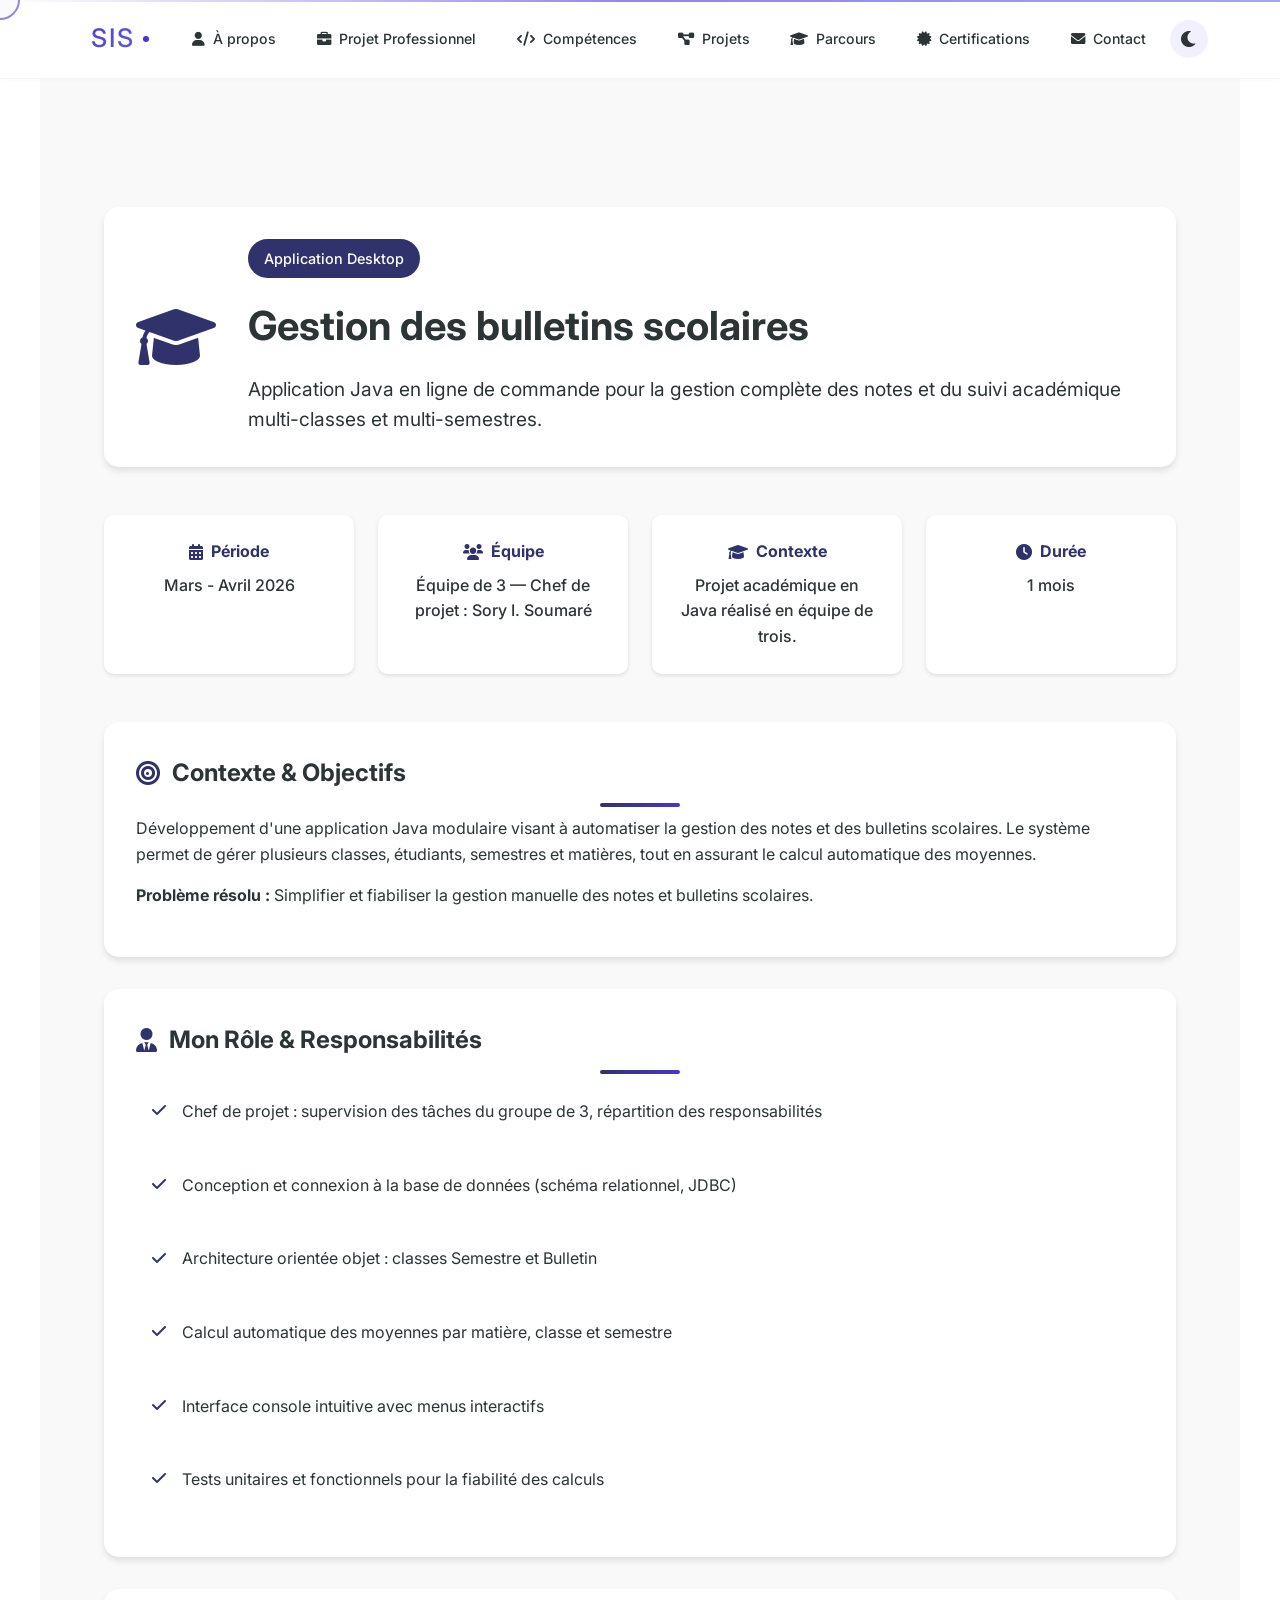
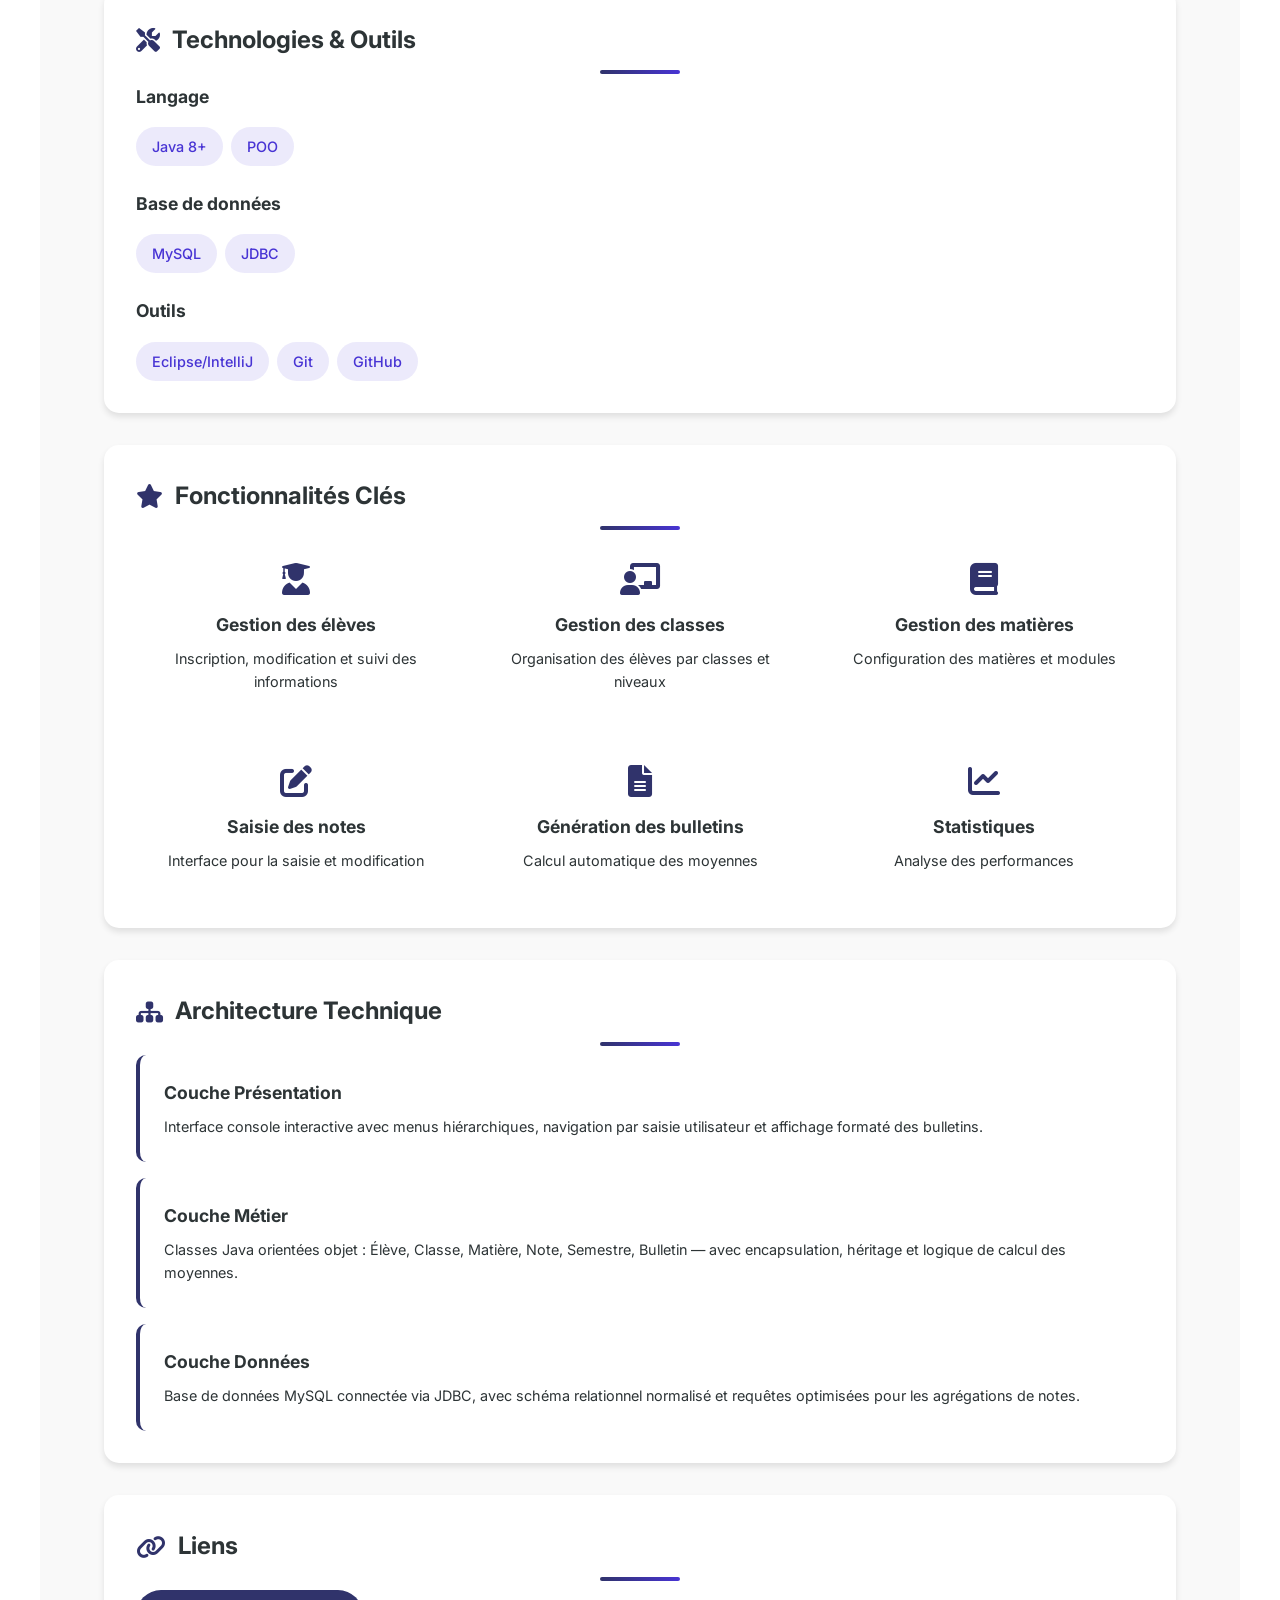
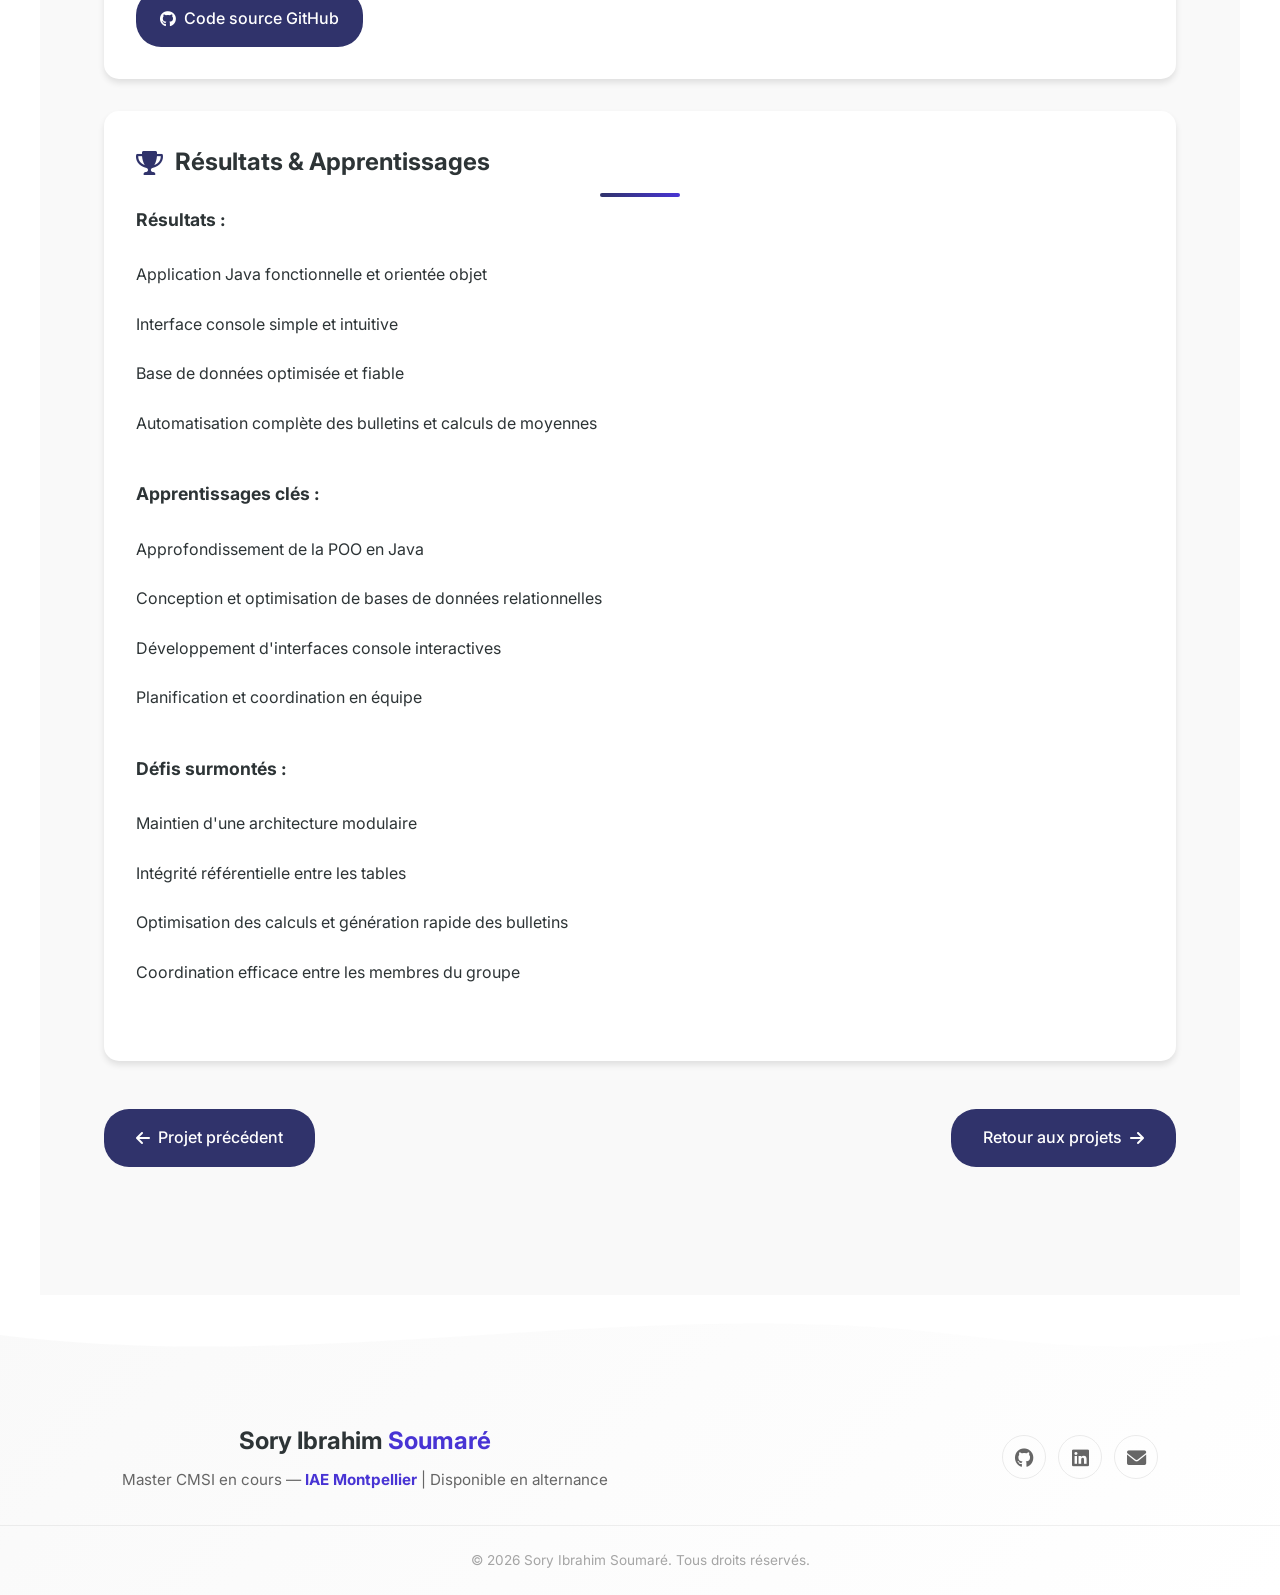
<file: project-notes.html>
<!DOCTYPE html>
<html lang="fr" data-theme="light">
<head>
  <meta charset="UTF-8">
  <meta name="viewport" content="width=device-width, initial-scale=1.0">
  <title>Sory Ibrahim Soumaré — Gestion des bulletins scolaires</title>
  <link rel="stylesheet" href="styles.css">
  <link href="https://fonts.googleapis.com/css2?family=Inter:wght@400;500;600;700;800;900&display=swap" rel="stylesheet">
  <link rel="stylesheet" href="https://cdnjs.cloudflare.com/ajax/libs/font-awesome/6.0.0/css/all.min.css">
</head>
<body>


  <div class="cursor-dot"></div>
  <div class="cursor-outline"></div>

  <nav id="navbar">
    <div class="nav-container">
      <a href="index.html" class="nav-logo">SIS</a>
      <ul class="nav-links">
        <li><a href="index.html"><i class="fas fa-user"></i> À propos</a></li>
        <li><a href="projetPro.html"><i class="fas fa-briefcase"></i> Projet Professionnel</a></li>
        <li><a href="skills.html"><i class="fas fa-code"></i> Compétences</a></li>
        <li><a href="projects.html"><i class="fas fa-project-diagram"></i> Projets</a></li>
        <li><a href="experience.html"><i class="fas fa-graduation-cap"></i> Parcours</a></li>
        <li><a href="certifications.html"><i class="fas fa-certificate"></i> Certifications</a></li>
        <li><a href="contact.html"><i class="fas fa-envelope"></i> Contact</a></li>
      </ul>
      <div class="nav-actions">
        <button class="theme-btn" id="theme-toggle" aria-label="Changer le thème">
          <i class="fas fa-moon"></i>
        </button>
        <button class="mobile-menu-btn" aria-label="Menu">
          <span></span><span></span><span></span>
        </button>
      </div>
      <div class="nav-progress"></div>
    </div>
  </nav>

  <section id="project-detail">
    <div class="project-detail-container">
      <div class="project-header-detail">
        <div class="project-icon">
          <i class="fas fa-graduation-cap"></i>
        </div>
        <div class="project-title-section">
          <span class="project-category">Application Desktop</span>
          <h1>Gestion des bulletins scolaires</h1>
          <p class="project-pitch">Application Java en ligne de commande pour la gestion complète des notes et du suivi académique multi-classes et multi-semestres.</p>
        </div>
      </div>

      <div class="project-info-grid">
        <div class="info-card">
          <h3><i class="fas fa-calendar-alt"></i> Période</h3>
          <p>Mars - Avril 2026</p>
        </div>
        <div class="info-card">
          <h3><i class="fas fa-users"></i> Équipe</h3>
          <p>Équipe de 3 — Chef de projet : Sory I. Soumaré</p>
        </div>
        <div class="info-card">
          <h3><i class="fas fa-graduation-cap"></i> Contexte</h3>
          <p>Projet académique en Java réalisé en équipe de trois.</p>
        </div>
        <div class="info-card">
          <h3><i class="fas fa-clock"></i> Durée</h3>
          <p>1 mois</p>
        </div>
      </div>

      <div class="project-content-grid">
        <div class="content-section">
          <h2><i class="fas fa-bullseye"></i> Contexte & Objectifs</h2>
          <div class="section-content">
            <p>Développement d'une application Java modulaire visant à automatiser la gestion des notes et des bulletins scolaires. Le système permet de gérer plusieurs classes, étudiants, semestres et matières, tout en assurant le calcul automatique des moyennes.</p>
            <p><strong>Problème résolu :</strong> Simplifier et fiabiliser la gestion manuelle des notes et bulletins scolaires.</p>
          </div>
        </div>

        <div class="content-section">
          <h2><i class="fas fa-user-tie"></i> Mon Rôle & Responsabilités</h2>
          <div class="section-content">
            <ul class="responsibilities-list">
              <li><i class="fas fa-check"></i> Chef de projet : supervision des tâches du groupe de 3, répartition des responsabilités</li>
              <li><i class="fas fa-check"></i> Conception et connexion à la base de données (schéma relationnel, JDBC)</li>
              <li><i class="fas fa-check"></i> Architecture orientée objet : classes Semestre et Bulletin</li>
              <li><i class="fas fa-check"></i> Calcul automatique des moyennes par matière, classe et semestre</li>
              <li><i class="fas fa-check"></i> Interface console intuitive avec menus interactifs</li>
              <li><i class="fas fa-check"></i> Tests unitaires et fonctionnels pour la fiabilité des calculs</li>
            </ul>
          </div>
        </div>

        <div class="content-section">
          <h2><i class="fas fa-tools"></i> Technologies & Outils</h2>
          <div class="section-content">
            <div class="tech-categories">
              <div class="tech-category">
                <h4>Langage</h4>
                <div class="tech-tags">
                  <span class="tech-tag">Java 8+</span>
                  <span class="tech-tag">POO</span>
                </div>
              </div>
              <div class="tech-category">
                <h4>Base de données</h4>
                <div class="tech-tags">
                  <span class="tech-tag">MySQL</span>
                  <span class="tech-tag">JDBC</span>
                </div>
              </div>
              <div class="tech-category">
                <h4>Outils</h4>
                <div class="tech-tags">
                  <span class="tech-tag">Eclipse/IntelliJ</span>
                  <span class="tech-tag">Git</span>
                  <span class="tech-tag">GitHub</span>
                </div>
              </div>
            </div>
          </div>
        </div>

        <div class="content-section">
          <h2><i class="fas fa-star"></i> Fonctionnalités Clés</h2>
          <div class="section-content">
            <div class="features-grid">
              <div class="feature-item">
                <i class="fas fa-user-graduate"></i>
                <h4>Gestion des élèves</h4>
                <p>Inscription, modification et suivi des informations</p>
              </div>
              <div class="feature-item">
                <i class="fas fa-chalkboard-teacher"></i>
                <h4>Gestion des classes</h4>
                <p>Organisation des élèves par classes et niveaux</p>
              </div>
              <div class="feature-item">
                <i class="fas fa-book"></i>
                <h4>Gestion des matières</h4>
                <p>Configuration des matières et modules</p>
              </div>
              <div class="feature-item">
                <i class="fas fa-edit"></i>
                <h4>Saisie des notes</h4>
                <p>Interface pour la saisie et modification</p>
              </div>
              <div class="feature-item">
                <i class="fas fa-file-alt"></i>
                <h4>Génération des bulletins</h4>
                <p>Calcul automatique des moyennes</p>
              </div>
              <div class="feature-item">
                <i class="fas fa-chart-line"></i>
                <h4>Statistiques</h4>
                <p>Analyse des performances</p>
              </div>
            </div>
          </div>
        </div>

        <div class="content-section">
          <h2><i class="fas fa-sitemap"></i> Architecture Technique</h2>
          <div class="section-content">
            <div class="architecture-diagram">
              <div class="arch-layer">
                <h4>Couche Présentation</h4>
                <p>Interface console interactive avec menus hiérarchiques, navigation par saisie utilisateur et affichage formaté des bulletins.</p>
              </div>
              <div class="arch-layer">
                <h4>Couche Métier</h4>
                <p>Classes Java orientées objet : Élève, Classe, Matière, Note, Semestre, Bulletin — avec encapsulation, héritage et logique de calcul des moyennes.</p>
              </div>
              <div class="arch-layer">
                <h4>Couche Données</h4>
                <p>Base de données MySQL connectée via JDBC, avec schéma relationnel normalisé et requêtes optimisées pour les agrégations de notes.</p>
              </div>
            </div>
          </div>
        </div>

        <div class="content-section">
          <h2><i class="fas fa-link"></i> Liens</h2>
          <div class="section-content">
            <div class="project-links-detail">
              <a href="https://github.com/Ryso667/gestions_note---Java" target="_blank" rel="noopener noreferrer" class="link-button">
                <i class="fab fa-github"></i>
                Code source GitHub
              </a>
            </div>
          </div>
        </div>

        <div class="content-section">
          <h2><i class="fas fa-trophy"></i> Résultats & Apprentissages</h2>
          <div class="section-content">
            <div class="results-section">
              <h4>Résultats :</h4>
              <ul>
                <li>Application Java fonctionnelle et orientée objet</li>
                <li>Interface console simple et intuitive</li>
                <li>Base de données optimisée et fiable</li>
                <li>Automatisation complète des bulletins et calculs de moyennes</li>
              </ul>
            </div>
            <div class="learnings-section">
              <h4>Apprentissages clés :</h4>
              <ul>
                <li>Approfondissement de la POO en Java</li>
                <li>Conception et optimisation de bases de données relationnelles</li>
                <li>Développement d'interfaces console interactives</li>
                <li>Planification et coordination en équipe</li>
              </ul>
            </div>
            <div class="challenges-section">
              <h4>Défis surmontés :</h4>
              <ul>
                <li>Maintien d'une architecture modulaire</li>
                <li>Intégrité référentielle entre les tables</li>
                <li>Optimisation des calculs et génération rapide des bulletins</li>
                <li>Coordination efficace entre les membres du groupe</li>
              </ul>
            </div>
          </div>
        </div>
      </div>

      <div class="project-navigation">
        <a href="project-betail.html" class="nav-button">
          <i class="fas fa-arrow-left"></i>
          Projet précédent
        </a>
        <a href="projects.html" class="nav-button">
          Retour aux projets
          <i class="fas fa-arrow-right"></i>
        </a>
      </div>
    </div>
  </section>

  <footer>
    <div class="footer-wave">
      <svg viewBox="0 0 1440 80" preserveAspectRatio="none" fill="currentColor">
        <path d="M0,40 C360,80 720,0 1080,40 C1260,60 1350,50 1440,40 L1440,0 L0,0 Z"/>
      </svg>
    </div>
    <div class="footer-content">
      <div class="footer-text">
        <h3>Sory Ibrahim <span>Soumaré</span></h3>
        <p>Master CMSI en cours — <strong>IAE Montpellier</strong> | Disponible en alternance</p>
      </div>
      <div class="footer-links">
        <a href="https://github.com/Ryso667" target="_blank" rel="noopener noreferrer" aria-label="GitHub">
          <i class="fab fa-github"></i>
        </a>
        <a href="https://www.linkedin.com/in/sory-ibrahim-soumar%C3%A9-824bb32b7" target="_blank" rel="noopener noreferrer" aria-label="LinkedIn">
          <i class="fab fa-linkedin"></i>
        </a>
        <a href="contact.html" aria-label="Contact">
          <i class="fas fa-envelope"></i>
        </a>
      </div>
    </div>
    <div class="footer-bottom">
      <p>&copy; 2026 Sory Ibrahim Soumaré. Tous droits réservés.</p>
    </div>
  </footer>

  <button id="back-to-top" aria-label="Retour en haut">
    <svg viewBox="0 0 50 50">
      <circle cx="25" cy="25" r="22" fill="none" stroke="currentColor" stroke-width="3" class="progress-ring"/>
    </svg>
    <i class="fas fa-arrow-up" style="position:relative;z-index:1;"></i>
  </button>

  <script src="script.js"></script>
</body>
</html>
</file>
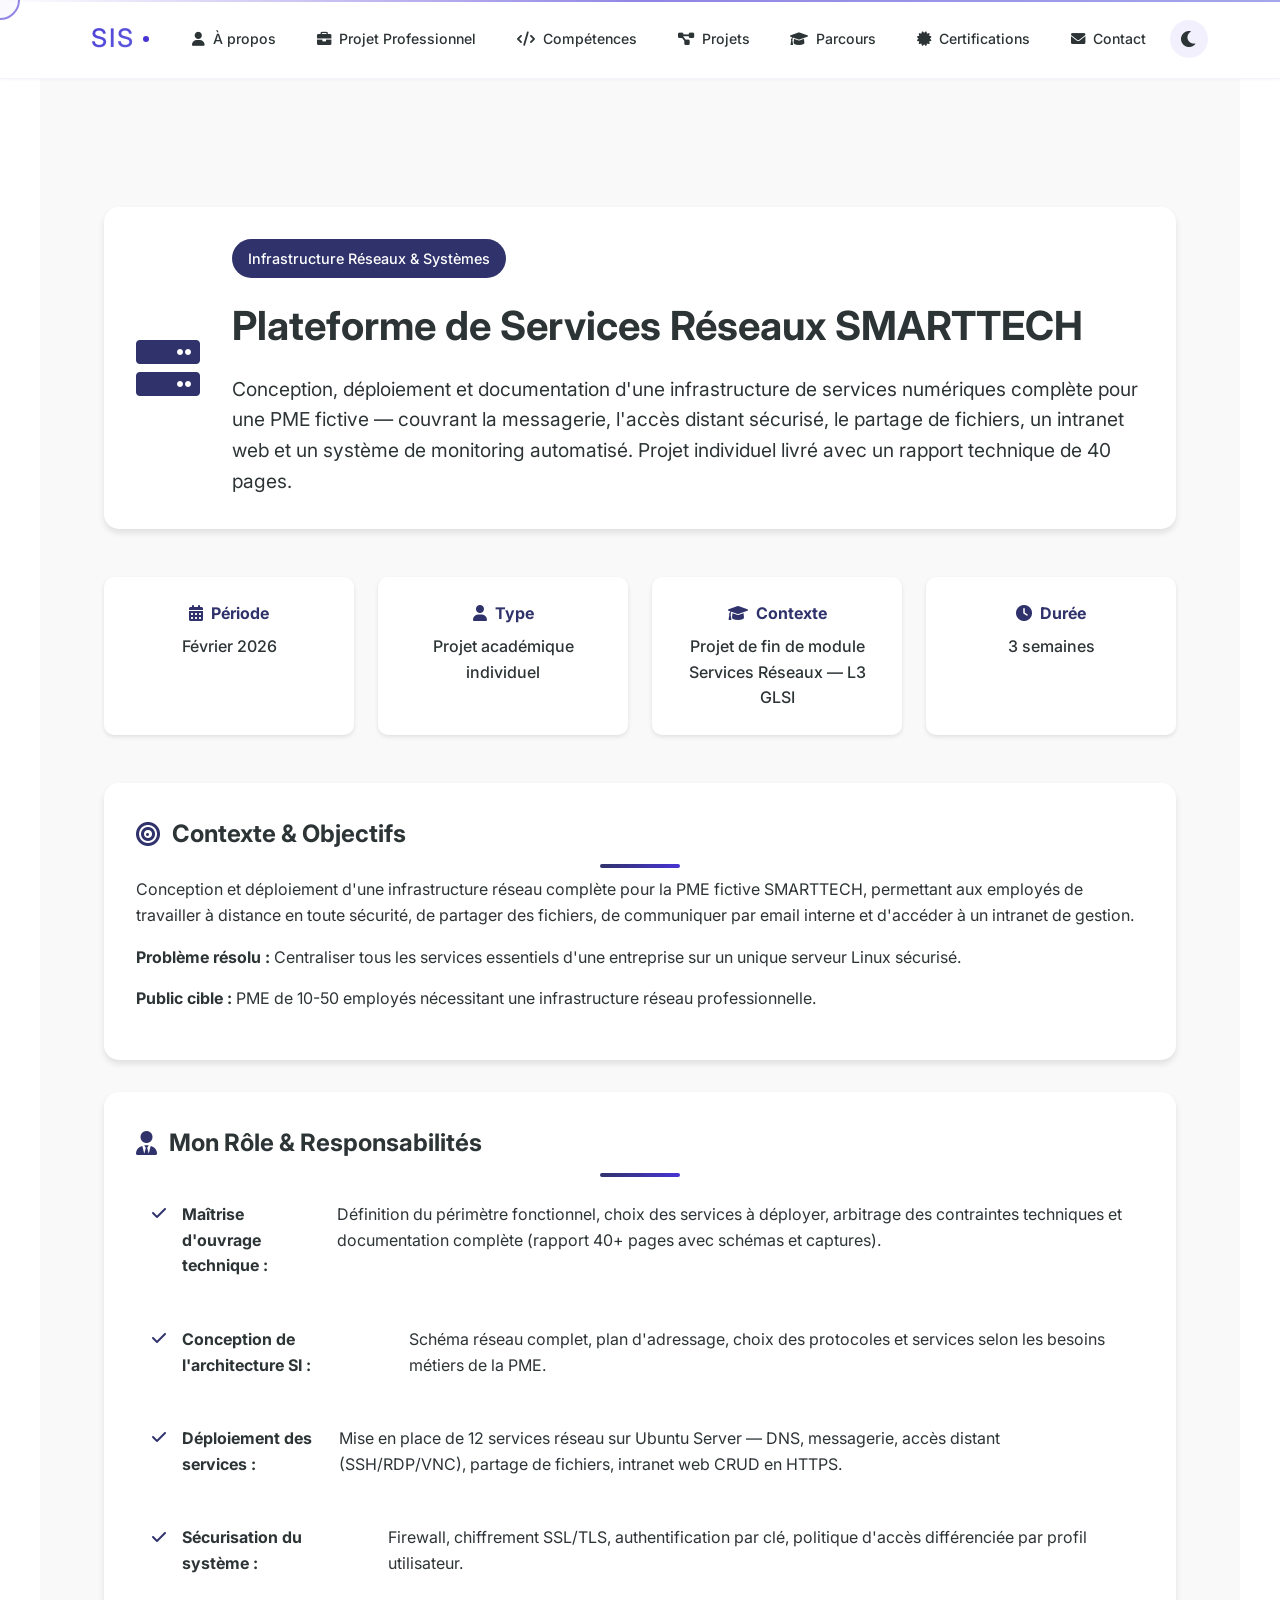
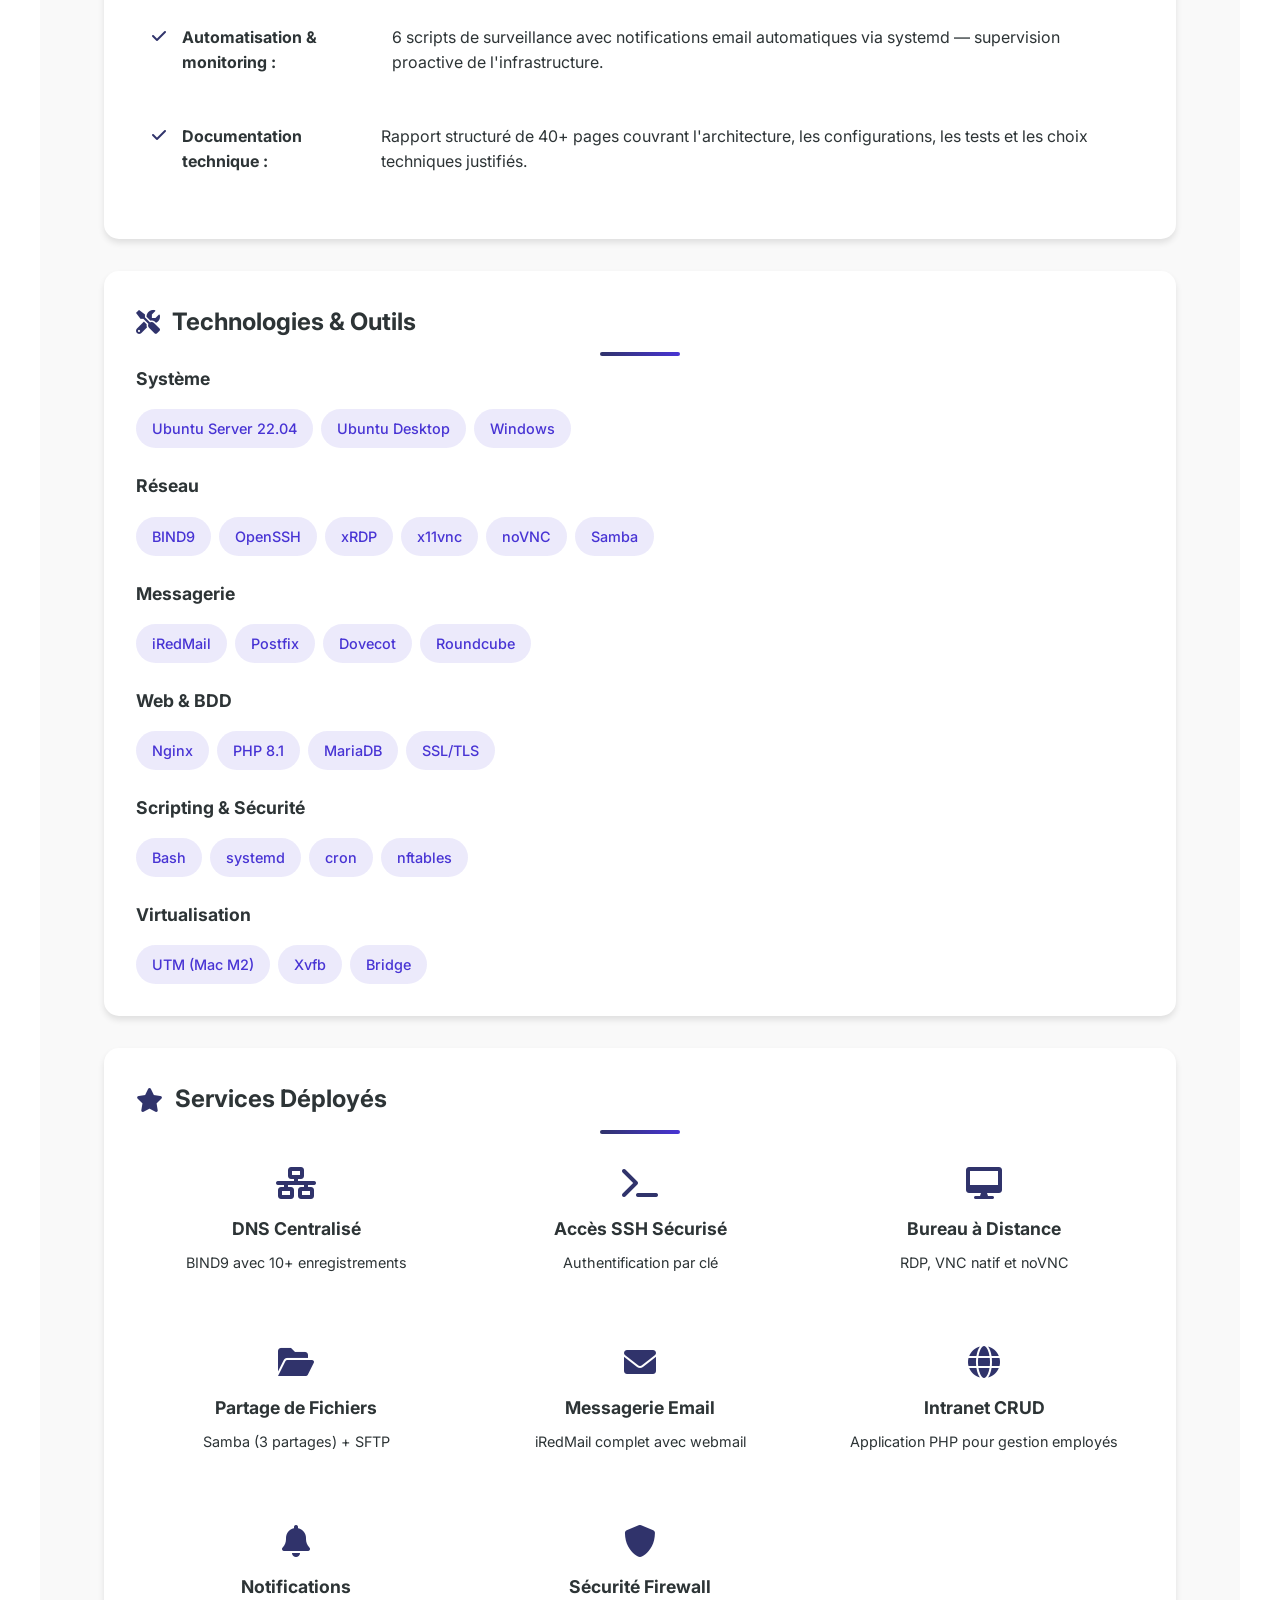
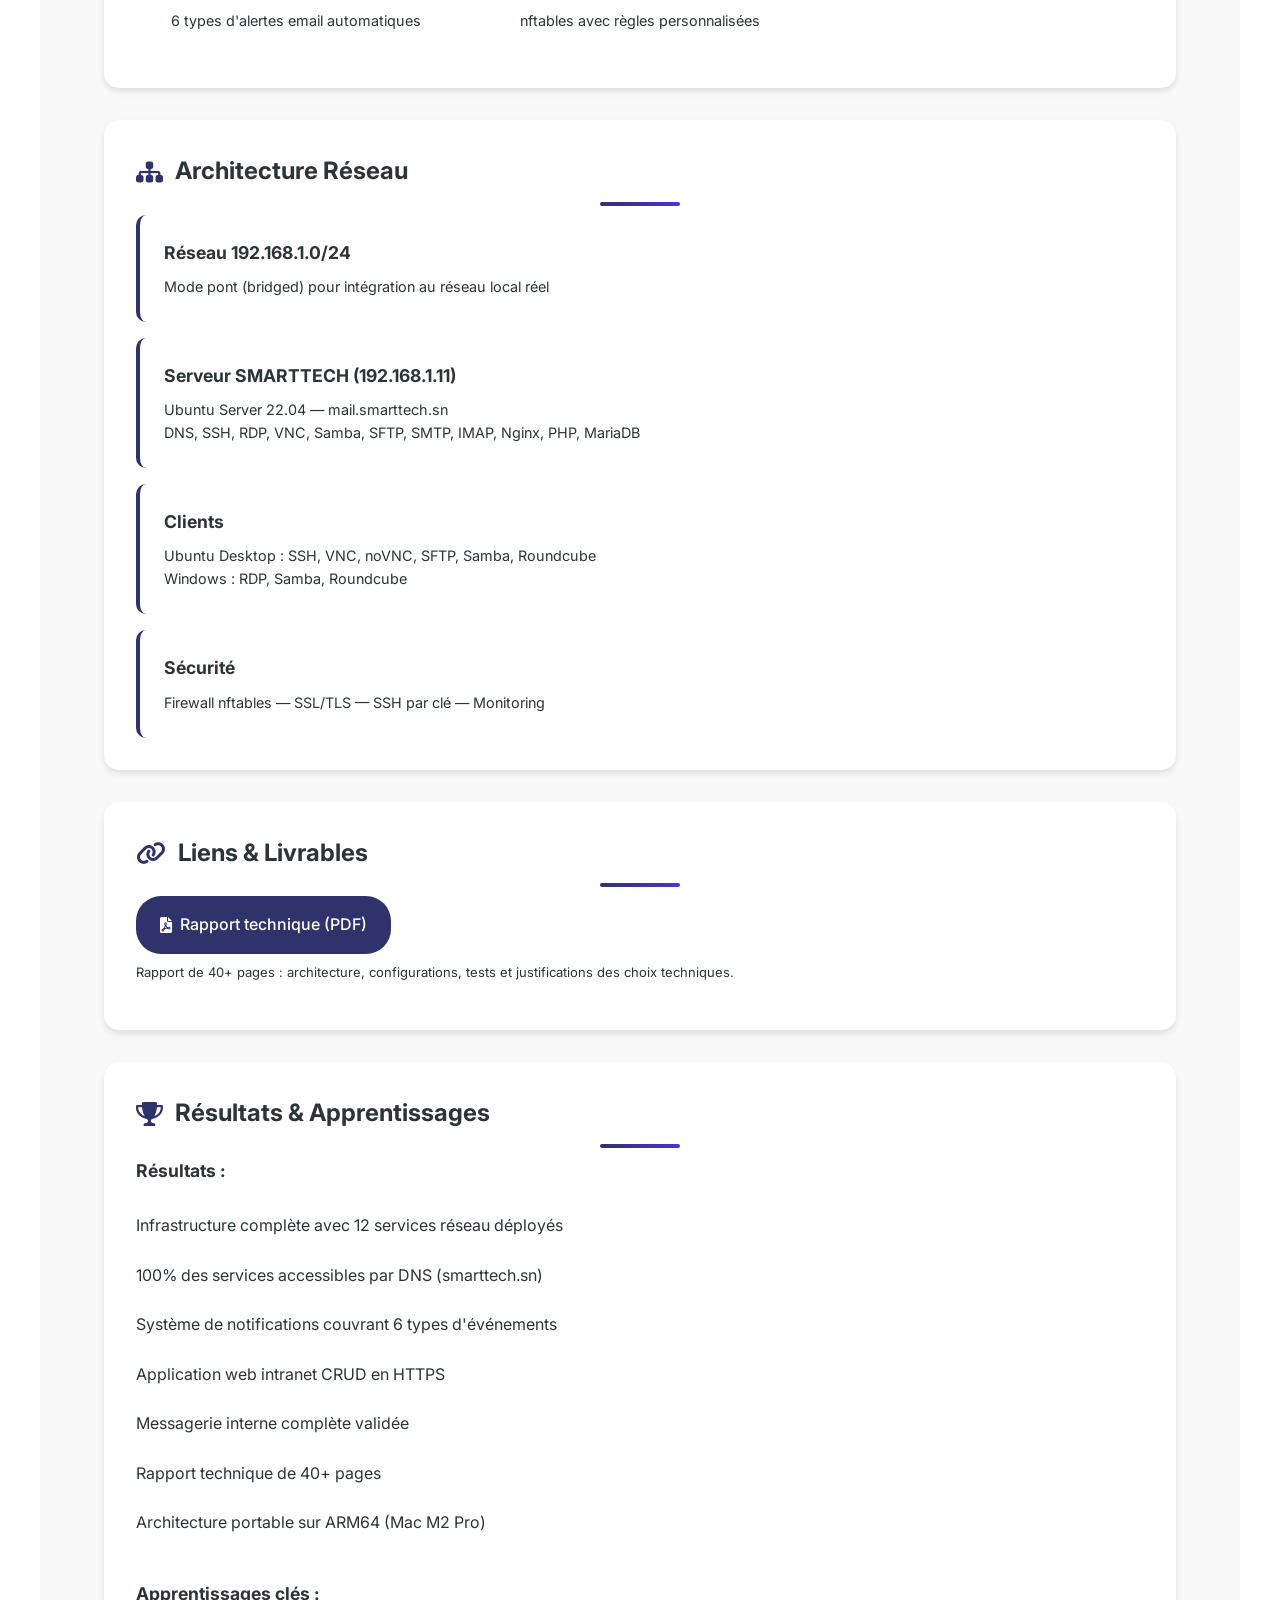
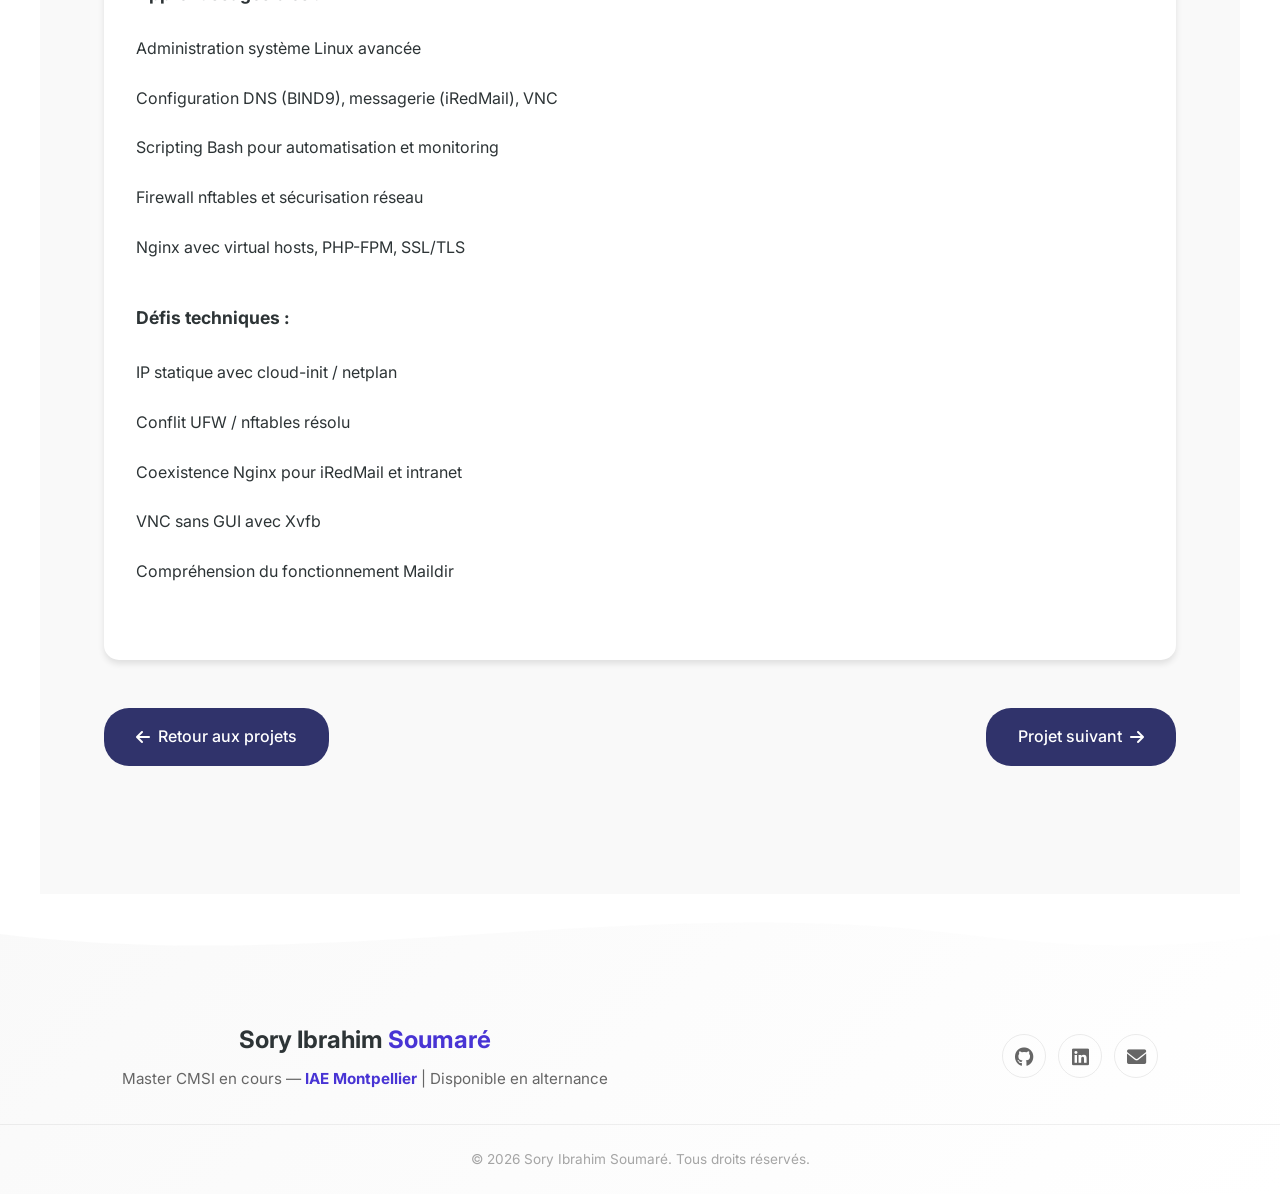
<file: project-smarttech.html>
<!DOCTYPE html>
<html lang="fr" data-theme="light">
<head>
  <meta charset="UTF-8">
  <meta name="viewport" content="width=device-width, initial-scale=1.0">
  <title>Sory Ibrahim Soumaré — Infrastructure SMARTTECH</title>
  <link rel="stylesheet" href="styles.css">
  <link href="https://fonts.googleapis.com/css2?family=Inter:wght@400;500;600;700;800;900&display=swap" rel="stylesheet">
  <link rel="stylesheet" href="https://cdnjs.cloudflare.com/ajax/libs/font-awesome/6.0.0/css/all.min.css">
</head>
<body>


  <div class="cursor-dot"></div>
  <div class="cursor-outline"></div>

  <nav id="navbar">
    <div class="nav-container">
      <a href="index.html" class="nav-logo">SIS</a>
      <ul class="nav-links">
        <li><a href="index.html"><i class="fas fa-user"></i> À propos</a></li>
        <li><a href="projetPro.html"><i class="fas fa-briefcase"></i> Projet Professionnel</a></li>
        <li><a href="skills.html"><i class="fas fa-code"></i> Compétences</a></li>
        <li><a href="projects.html"><i class="fas fa-project-diagram"></i> Projets</a></li>
        <li><a href="experience.html"><i class="fas fa-graduation-cap"></i> Parcours</a></li>
        <li><a href="certifications.html"><i class="fas fa-certificate"></i> Certifications</a></li>
        <li><a href="contact.html"><i class="fas fa-envelope"></i> Contact</a></li>
      </ul>
      <div class="nav-actions">
        <button class="theme-btn" id="theme-toggle" aria-label="Changer le thème">
          <i class="fas fa-moon"></i>
        </button>
        <button class="mobile-menu-btn" aria-label="Menu">
          <span></span><span></span><span></span>
        </button>
      </div>
      <div class="nav-progress"></div>
    </div>
  </nav>

  <section id="project-detail">
    <div class="project-detail-container">
      <div class="project-header-detail">
        <div class="project-icon">
          <i class="fas fa-server"></i>
        </div>
        <div class="project-title-section">
          <span class="project-category">Infrastructure Réseaux & Systèmes</span>
          <h1>Plateforme de Services Réseaux SMARTTECH</h1>
          <p class="project-pitch">Conception, déploiement et documentation d'une infrastructure de services numériques complète pour une PME fictive — couvrant la messagerie, l'accès distant sécurisé, le partage de fichiers, un intranet web et un système de monitoring automatisé. Projet individuel livré avec un rapport technique de 40 pages.</p>
        </div>
      </div>

      <div class="project-info-grid">
        <div class="info-card">
          <h3><i class="fas fa-calendar-alt"></i> Période</h3>
          <p>Février 2026</p>
        </div>
        <div class="info-card">
          <h3><i class="fas fa-user"></i> Type</h3>
          <p>Projet académique individuel</p>
        </div>
        <div class="info-card">
          <h3><i class="fas fa-graduation-cap"></i> Contexte</h3>
          <p>Projet de fin de module Services Réseaux — L3 GLSI</p>
        </div>
        <div class="info-card">
          <h3><i class="fas fa-clock"></i> Durée</h3>
          <p>3 semaines</p>
        </div>
      </div>

      <div class="project-content-grid">
        <div class="content-section">
          <h2><i class="fas fa-bullseye"></i> Contexte & Objectifs</h2>
          <div class="section-content">
            <p>Conception et déploiement d'une infrastructure réseau complète pour la PME fictive SMARTTECH, permettant aux employés de travailler à distance en toute sécurité, de partager des fichiers, de communiquer par email interne et d'accéder à un intranet de gestion.</p>
            <p><strong>Problème résolu :</strong> Centraliser tous les services essentiels d'une entreprise sur un unique serveur Linux sécurisé.</p>
            <p><strong>Public cible :</strong> PME de 10-50 employés nécessitant une infrastructure réseau professionnelle.</p>
          </div>
        </div>

        <div class="content-section">
          <h2><i class="fas fa-user-tie"></i> Mon Rôle & Responsabilités</h2>
          <div class="section-content">
            <ul class="responsibilities-list">
              <li><i class="fas fa-check"></i> <strong>Maîtrise d'ouvrage technique :</strong> Définition du périmètre fonctionnel, choix des services à déployer, arbitrage des contraintes techniques et documentation complète (rapport 40+ pages avec schémas et captures).</li>
              <li><i class="fas fa-check"></i> <strong>Conception de l'architecture SI :</strong> Schéma réseau complet, plan d'adressage, choix des protocoles et services selon les besoins métiers de la PME.</li>
              <li><i class="fas fa-check"></i> <strong>Déploiement des services :</strong> Mise en place de 12 services réseau sur Ubuntu Server — DNS, messagerie, accès distant (SSH/RDP/VNC), partage de fichiers, intranet web CRUD en HTTPS.</li>
              <li><i class="fas fa-check"></i> <strong>Sécurisation du système :</strong> Firewall, chiffrement SSL/TLS, authentification par clé, politique d'accès différenciée par profil utilisateur.</li>
              <li><i class="fas fa-check"></i> <strong>Automatisation & monitoring :</strong> 6 scripts de surveillance avec notifications email automatiques via systemd — supervision proactive de l'infrastructure.</li>
              <li><i class="fas fa-check"></i> <strong>Documentation technique :</strong> Rapport structuré de 40+ pages couvrant l'architecture, les configurations, les tests et les choix techniques justifiés.</li>
            </ul>
          </div>
        </div>

        <div class="content-section">
          <h2><i class="fas fa-tools"></i> Technologies & Outils</h2>
          <div class="section-content">
            <div class="tech-categories">
              <div class="tech-category">
                <h4>Système</h4>
                <div class="tech-tags">
                  <span class="tech-tag">Ubuntu Server 22.04</span>
                  <span class="tech-tag">Ubuntu Desktop</span>
                  <span class="tech-tag">Windows</span>
                </div>
              </div>
              <div class="tech-category">
                <h4>Réseau</h4>
                <div class="tech-tags">
                  <span class="tech-tag">BIND9</span>
                  <span class="tech-tag">OpenSSH</span>
                  <span class="tech-tag">xRDP</span>
                  <span class="tech-tag">x11vnc</span>
                  <span class="tech-tag">noVNC</span>
                  <span class="tech-tag">Samba</span>
                </div>
              </div>
              <div class="tech-category">
                <h4>Messagerie</h4>
                <div class="tech-tags">
                  <span class="tech-tag">iRedMail</span>
                  <span class="tech-tag">Postfix</span>
                  <span class="tech-tag">Dovecot</span>
                  <span class="tech-tag">Roundcube</span>
                </div>
              </div>
              <div class="tech-category">
                <h4>Web & BDD</h4>
                <div class="tech-tags">
                  <span class="tech-tag">Nginx</span>
                  <span class="tech-tag">PHP 8.1</span>
                  <span class="tech-tag">MariaDB</span>
                  <span class="tech-tag">SSL/TLS</span>
                </div>
              </div>
              <div class="tech-category">
                <h4>Scripting & Sécurité</h4>
                <div class="tech-tags">
                  <span class="tech-tag">Bash</span>
                  <span class="tech-tag">systemd</span>
                  <span class="tech-tag">cron</span>
                  <span class="tech-tag">nftables</span>
                </div>
              </div>
              <div class="tech-category">
                <h4>Virtualisation</h4>
                <div class="tech-tags">
                  <span class="tech-tag">UTM (Mac M2)</span>
                  <span class="tech-tag">Xvfb</span>
                  <span class="tech-tag">Bridge</span>
                </div>
              </div>
            </div>
          </div>
        </div>

        <div class="content-section">
          <h2><i class="fas fa-star"></i> Services Déployés</h2>
          <div class="section-content">
            <div class="features-grid">
              <div class="feature-item">
                <i class="fas fa-network-wired"></i>
                <h4>DNS Centralisé</h4>
                <p>BIND9 avec 10+ enregistrements</p>
              </div>
              <div class="feature-item">
                <i class="fas fa-terminal"></i>
                <h4>Accès SSH Sécurisé</h4>
                <p>Authentification par clé</p>
              </div>
              <div class="feature-item">
                <i class="fas fa-desktop"></i>
                <h4>Bureau à Distance</h4>
                <p>RDP, VNC natif et noVNC</p>
              </div>
              <div class="feature-item">
                <i class="fas fa-folder-open"></i>
                <h4>Partage de Fichiers</h4>
                <p>Samba (3 partages) + SFTP</p>
              </div>
              <div class="feature-item">
                <i class="fas fa-envelope"></i>
                <h4>Messagerie Email</h4>
                <p>iRedMail complet avec webmail</p>
              </div>
              <div class="feature-item">
                <i class="fas fa-globe"></i>
                <h4>Intranet CRUD</h4>
                <p>Application PHP pour gestion employés</p>
              </div>
              <div class="feature-item">
                <i class="fas fa-bell"></i>
                <h4>Notifications</h4>
                <p>6 types d'alertes email automatiques</p>
              </div>
              <div class="feature-item">
                <i class="fas fa-shield-alt"></i>
                <h4>Sécurité Firewall</h4>
                <p>nftables avec règles personnalisées</p>
              </div>
            </div>
          </div>
        </div>

        <div class="content-section">
          <h2><i class="fas fa-sitemap"></i> Architecture Réseau</h2>
          <div class="section-content">
            <div class="architecture-diagram">
              <div class="arch-layer">
                <h4>Réseau 192.168.1.0/24</h4>
                <p>Mode pont (bridged) pour intégration au réseau local réel</p>
              </div>
              <div class="arch-layer">
                <h4>Serveur SMARTTECH (192.168.1.11)</h4>
                <p>Ubuntu Server 22.04 — mail.smarttech.sn</p>
                <p>DNS, SSH, RDP, VNC, Samba, SFTP, SMTP, IMAP, Nginx, PHP, MariaDB</p>
              </div>
              <div class="arch-layer">
                <h4>Clients</h4>
                <p>Ubuntu Desktop : SSH, VNC, noVNC, SFTP, Samba, Roundcube</p>
                <p>Windows : RDP, Samba, Roundcube</p>
              </div>
              <div class="arch-layer">
                <h4>Sécurité</h4>
                <p>Firewall nftables — SSL/TLS — SSH par clé — Monitoring</p>
              </div>
            </div>
          </div>
        </div>

        <div class="content-section">
          <h2><i class="fas fa-link"></i> Liens & Livrables</h2>
          <div class="section-content">
            <div class="project-links-detail">
              <a href="https://drive.google.com/file/d/1ZsHVGg-CS6NYSgGBmnascI0XTgcVIajb/view?usp=sharing" target="_blank" rel="noopener noreferrer" class="link-button">
                <i class="fas fa-file-pdf"></i>
                Rapport technique (PDF)
              </a>
            </div>
            <p style="font-size:13px; color:var(--text-secondary); margin-top:0.5rem;">Rapport de 40+ pages : architecture, configurations, tests et justifications des choix techniques.</p>
          </div>
        </div>

        <div class="content-section">
          <h2><i class="fas fa-trophy"></i> Résultats & Apprentissages</h2>
          <div class="section-content">
            <div class="results-section">
              <h4>Résultats :</h4>
              <ul>
                <li>Infrastructure complète avec 12 services réseau déployés</li>
                <li>100% des services accessibles par DNS (smarttech.sn)</li>
                <li>Système de notifications couvrant 6 types d'événements</li>
                <li>Application web intranet CRUD en HTTPS</li>
                <li>Messagerie interne complète validée</li>
                <li>Rapport technique de 40+ pages</li>
                <li>Architecture portable sur ARM64 (Mac M2 Pro)</li>
              </ul>
            </div>
            <div class="learnings-section">
              <h4>Apprentissages clés :</h4>
              <ul>
                <li>Administration système Linux avancée</li>
                <li>Configuration DNS (BIND9), messagerie (iRedMail), VNC</li>
                <li>Scripting Bash pour automatisation et monitoring</li>
                <li>Firewall nftables et sécurisation réseau</li>
                <li>Nginx avec virtual hosts, PHP-FPM, SSL/TLS</li>
              </ul>
            </div>
            <div class="challenges-section">
              <h4>Défis techniques :</h4>
              <ul>
                <li>IP statique avec cloud-init / netplan</li>
                <li>Conflit UFW / nftables résolu</li>
                <li>Coexistence Nginx pour iRedMail et intranet</li>
                <li>VNC sans GUI avec Xvfb</li>
                <li>Compréhension du fonctionnement Maildir</li>
              </ul>
            </div>
          </div>
        </div>
      </div>

      <div class="project-navigation">
        <a href="projects.html" class="nav-button">
          <i class="fas fa-arrow-left"></i>
          Retour aux projets
        </a>
        <a href="project-intermediation.html" class="nav-button">
          Projet suivant
          <i class="fas fa-arrow-right"></i>
        </a>
      </div>
    </div>
  </section>

  <footer>
    <div class="footer-wave">
      <svg viewBox="0 0 1440 80" preserveAspectRatio="none" fill="currentColor">
        <path d="M0,40 C360,80 720,0 1080,40 C1260,60 1350,50 1440,40 L1440,0 L0,0 Z"/>
      </svg>
    </div>
    <div class="footer-content">
      <div class="footer-text">
        <h3>Sory Ibrahim <span>Soumaré</span></h3>
        <p>Master CMSI en cours — <strong>IAE Montpellier</strong> | Disponible en alternance</p>
      </div>
      <div class="footer-links">
        <a href="https://github.com/Ryso667" target="_blank" rel="noopener noreferrer" aria-label="GitHub">
          <i class="fab fa-github"></i>
        </a>
        <a href="https://www.linkedin.com/in/sory-ibrahim-soumar%C3%A9-824bb32b7" target="_blank" rel="noopener noreferrer" aria-label="LinkedIn">
          <i class="fab fa-linkedin"></i>
        </a>
        <a href="contact.html" aria-label="Contact">
          <i class="fas fa-envelope"></i>
        </a>
      </div>
    </div>
    <div class="footer-bottom">
      <p>&copy; 2026 Sory Ibrahim Soumaré. Tous droits réservés.</p>
    </div>
  </footer>

  <button id="back-to-top" aria-label="Retour en haut">
    <svg viewBox="0 0 50 50">
      <circle cx="25" cy="25" r="22" fill="none" stroke="currentColor" stroke-width="3" class="progress-ring"/>
    </svg>
    <i class="fas fa-arrow-up" style="position:relative;z-index:1;"></i>
  </button>

  <script src="script.js"></script>
</body>
</html>
</file>
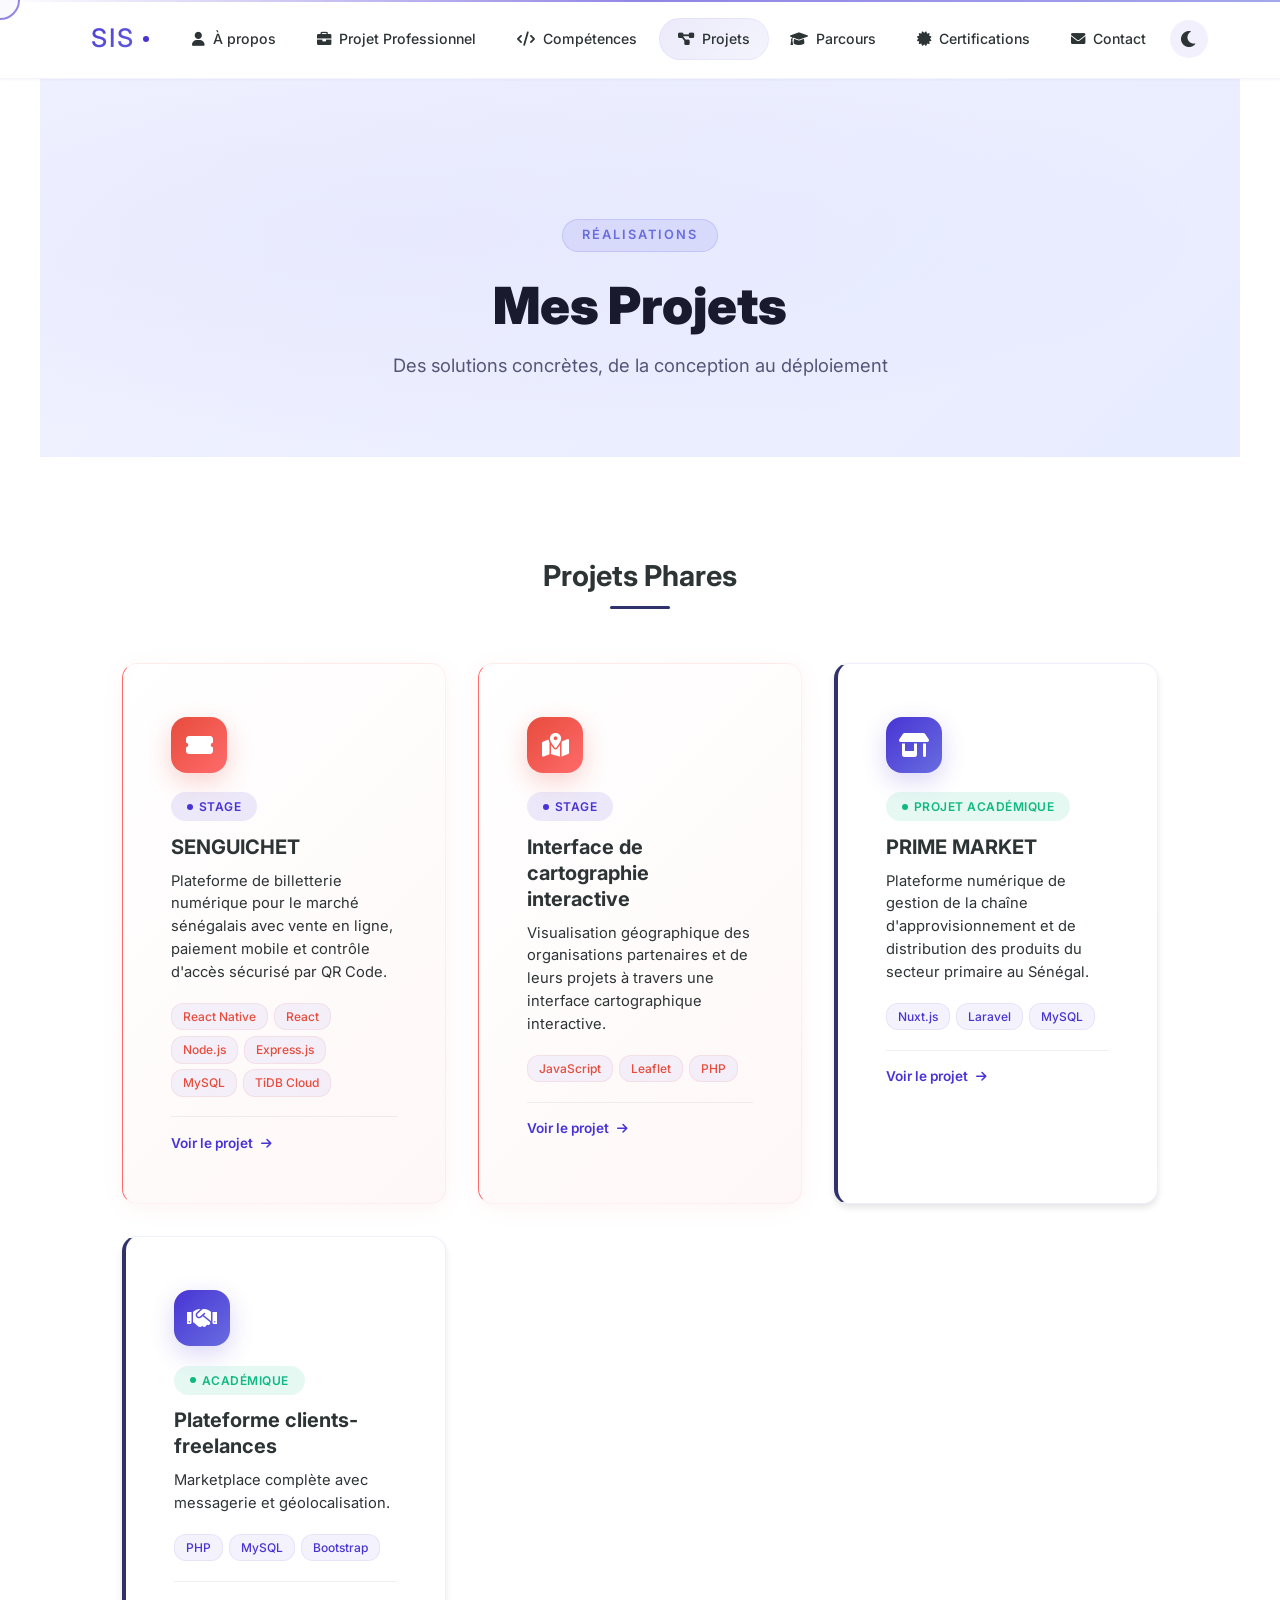
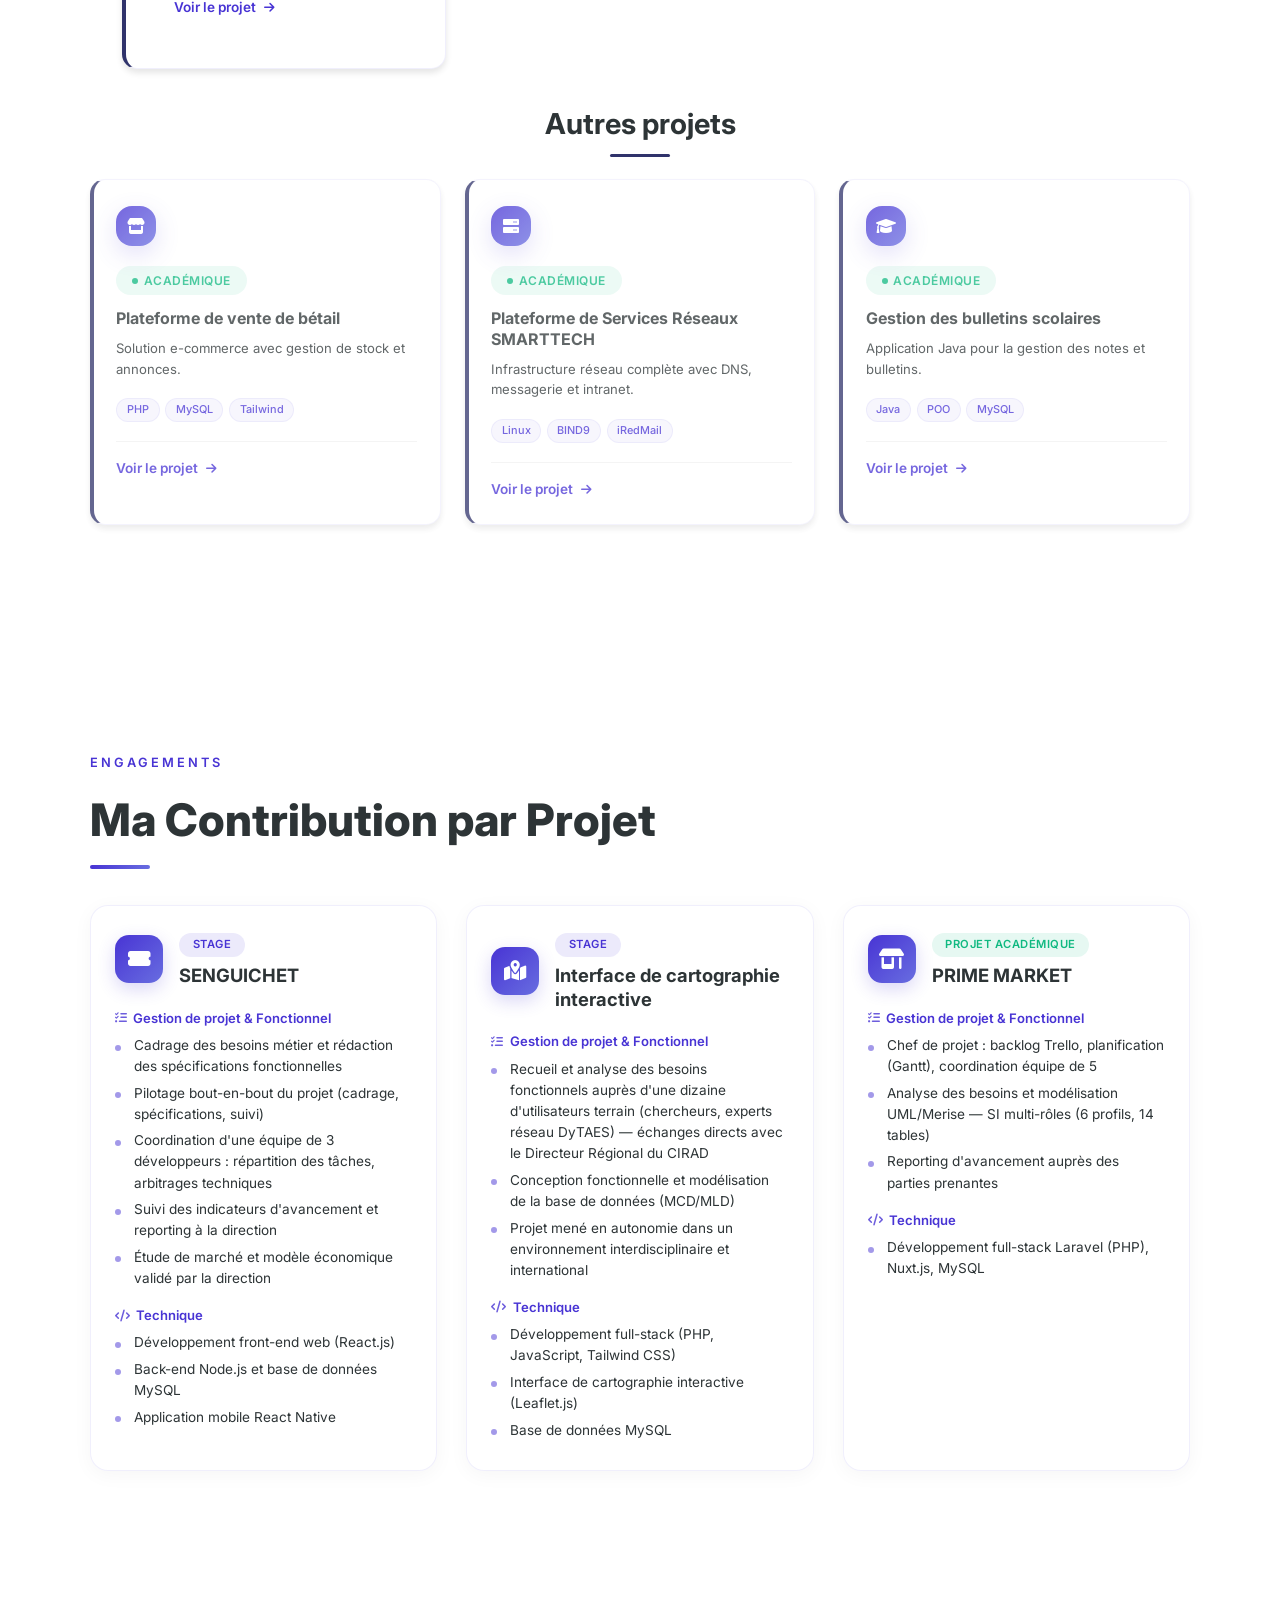
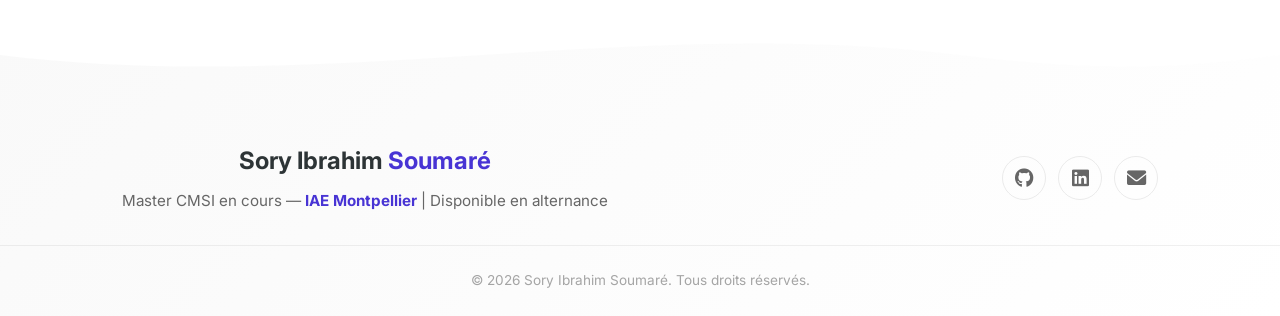
<file: projects.html>
<!DOCTYPE html>
<html lang="fr" data-theme="light">
<head>
  <meta charset="UTF-8">
  <meta name="viewport" content="width=device-width, initial-scale=1.0">
  <title>Sory Ibrahim Soumaré — Projets</title>
  <link rel="stylesheet" href="styles.css">
  <link href="https://fonts.googleapis.com/css2?family=Inter:wght@400;500;600;700;800;900&display=swap" rel="stylesheet">
  <link rel="stylesheet" href="https://cdnjs.cloudflare.com/ajax/libs/font-awesome/6.0.0/css/all.min.css">
</head>
<body>


  <div class="cursor-dot"></div>
  <div class="cursor-outline"></div>

  <nav id="navbar">
    <div class="nav-container">
      <a href="index.html" class="nav-logo">SIS</a>
      <ul class="nav-links">
        <li><a href="index.html"><i class="fas fa-user"></i> À propos</a></li>
        <li><a href="projetPro.html"><i class="fas fa-briefcase"></i> Projet Professionnel</a></li>
        <li><a href="skills.html"><i class="fas fa-code"></i> Compétences</a></li>
        <li><a href="projects.html"><i class="fas fa-project-diagram"></i> Projets</a></li>
        <li><a href="experience.html"><i class="fas fa-graduation-cap"></i> Parcours</a></li>
        <li><a href="certifications.html"><i class="fas fa-certificate"></i> Certifications</a></li>
        <li><a href="contact.html"><i class="fas fa-envelope"></i> Contact</a></li>
      </ul>
      <div class="nav-actions">
        <button class="theme-btn" id="theme-toggle" aria-label="Changer le thème">
          <i class="fas fa-moon"></i>
        </button>
        <button class="mobile-menu-btn" aria-label="Menu">
          <span></span><span></span><span></span>
        </button>
      </div>
      <div class="nav-progress"></div>
    </div>
  </nav>

  <section class="page-hero">
    <div class="page-hero-overlay"></div>
    <div class="page-hero-content">
      <span class="page-hero-badge">Réalisations</span>
      <h1 class="page-hero-title">Mes Projets</h1>
      <p class="page-hero-subtitle">Des solutions concrètes, de la conception au déploiement</p>
    </div>
  </section>

  <section id="projects">
    <div class="container">
      <div class="featured-projects">
        <h3>Projets Phares</h3>
        <div class="projects-grid">

          <div class="project-mini-card featured" onclick="window.location.href='senguichet.html'">
            <div class="project-card-content">
              <div class="project-card-icon">
                <i class="fas fa-ticket-alt"></i>
              </div>
              <span class="project-card-status status-stage">Stage</span>
              <h4>SENGUICHET</h4>
              <p class="project-card-pitch">Plateforme de billetterie numérique pour le marché sénégalais avec vente en ligne, paiement mobile et contrôle d'accès sécurisé par QR Code.</p>
              <div class="project-card-tech">
                <span class="tech-tag">React Native</span>
                <span class="tech-tag">React</span>
                <span class="tech-tag">Node.js</span>
                <span class="tech-tag">Express.js</span>
                <span class="tech-tag">MySQL</span>
                <span class="tech-tag">TiDB Cloud</span>
              </div>
              <div class="project-card-footer">
                <a href="senguichet.html" class="project-card-link">
                  Voir le projet <i class="fas fa-arrow-right"></i>
                </a>
              </div>
            </div>
          </div>

          <div class="project-mini-card featured" onclick="window.location.href='project-cartographie.html'">
            <div class="project-card-content">
              <div class="project-card-icon">
                <i class="fas fa-map-marked-alt"></i>
              </div>
              <span class="project-card-status status-stage">Stage</span>
              <h4>Interface de cartographie interactive</h4>
              <p class="project-card-pitch">Visualisation géographique des organisations partenaires et de leurs projets à travers une interface cartographique interactive.</p>
              <div class="project-card-tech">
                <span class="tech-tag">JavaScript</span>
                <span class="tech-tag">Leaflet</span>
                <span class="tech-tag">PHP</span>
              </div>
              <div class="project-card-footer">
                <a href="project-cartographie.html" class="project-card-link">
                  Voir le projet <i class="fas fa-arrow-right"></i>
                </a>
              </div>
            </div>
          </div>

          <div class="project-mini-card" onclick="window.location.href='prime-market.html'">
            <div class="project-card-content">
              <div class="project-card-icon">
                <i class="fas fa-store-alt"></i>
              </div>
              <span class="project-card-status status-academique">Projet académique</span>
              <h4>PRIME MARKET</h4>
              <p class="project-card-pitch">Plateforme numérique de gestion de la chaîne d'approvisionnement et de distribution des produits du secteur primaire au Sénégal.</p>
              <div class="project-card-tech">
                <span class="tech-tag">Nuxt.js</span>
                <span class="tech-tag">Laravel</span>
                <span class="tech-tag">MySQL</span>
              </div>
              <div class="project-card-footer">
                <a href="prime-market.html" class="project-card-link">
                  Voir le projet <i class="fas fa-arrow-right"></i>
                </a>
              </div>
            </div>
          </div>

          <div class="project-mini-card" onclick="window.location.href='project-intermediation.html'">
            <div class="project-card-content">
              <div class="project-card-icon">
                <i class="fas fa-handshake"></i>
              </div>
              <span class="project-card-status status-academique">Académique</span>
              <h4>Plateforme clients-freelances</h4>
              <p class="project-card-pitch">Marketplace complète avec messagerie et géolocalisation.</p>
              <div class="project-card-tech">
                <span class="tech-tag">PHP</span>
                <span class="tech-tag">MySQL</span>
                <span class="tech-tag">Bootstrap</span>
              </div>
              <div class="project-card-footer">
                <a href="project-intermediation.html" class="project-card-link">
                  Voir le projet <i class="fas fa-arrow-right"></i>
                </a>
              </div>
            </div>
          </div>

        </div>
      </div>

      <div class="all-projects">
        <h3>Autres projets</h3>
        <div class="projects-grid">

          <div class="project-mini-card" onclick="window.location.href='project-betail.html'">
            <div class="project-card-content">
              <div class="project-card-icon">
                <i class="fas fa-store"></i>
              </div>
              <span class="project-card-status status-academique">Académique</span>
              <h4>Plateforme de vente de bétail</h4>
              <p class="project-card-pitch">Solution e-commerce avec gestion de stock et annonces.</p>
              <div class="project-card-tech">
                <span class="tech-tag">PHP</span>
                <span class="tech-tag">MySQL</span>
                <span class="tech-tag">Tailwind</span>
              </div>
              <div class="project-card-footer">
                <a href="project-betail.html" class="project-card-link">
                  Voir le projet <i class="fas fa-arrow-right"></i>
                </a>
              </div>
            </div>
          </div>

          <div class="project-mini-card" onclick="window.location.href='project-smarttech.html'">
            <div class="project-card-content">
              <div class="project-card-icon">
                <i class="fas fa-server"></i>
              </div>
              <span class="project-card-status status-academique">Académique</span>
              <h4>Plateforme de Services Réseaux SMARTTECH</h4>
              <p class="project-card-pitch">Infrastructure réseau complète avec DNS, messagerie et intranet.</p>
              <div class="project-card-tech">
                <span class="tech-tag">Linux</span>
                <span class="tech-tag">BIND9</span>
                <span class="tech-tag">iRedMail</span>
              </div>
              <div class="project-card-footer">
                <a href="project-smarttech.html" class="project-card-link">
                  Voir le projet <i class="fas fa-arrow-right"></i>
                </a>
              </div>
            </div>
          </div>

          <div class="project-mini-card" onclick="window.location.href='project-notes.html'">
            <div class="project-card-content">
              <div class="project-card-icon">
                <i class="fas fa-graduation-cap"></i>
              </div>
              <span class="project-card-status status-academique">Académique</span>
              <h4>Gestion des bulletins scolaires</h4>
              <p class="project-card-pitch">Application Java pour la gestion des notes et bulletins.</p>
              <div class="project-card-tech">
                <span class="tech-tag">Java</span>
                <span class="tech-tag">POO</span>
                <span class="tech-tag">MySQL</span>
              </div>
              <div class="project-card-footer">
                <a href="project-notes.html" class="project-card-link">
                  Voir le projet <i class="fas fa-arrow-right"></i>
                </a>
              </div>
            </div>
          </div>

        </div>
      </div>
    </div>
  </section>

  <section id="contributions">
    <div class="container">
      <span class="section-label reveal">Engagements</span>
      <h2 class="section-title reveal">Ma Contribution par Projet</h2>
      <div class="contributions-grid">

        <div class="contribution-card reveal">
          <div class="contribution-card-header">
            <div class="contribution-card-icon">
              <i class="fas fa-ticket-alt"></i>
            </div>
            <div>
              <span class="contribution-card-status status-stage">Stage</span>
              <h3>SENGUICHET</h3>
            </div>
          </div>
          <div class="contribution-card-body">
            <div class="contribution-block">
              <h4><i class="fas fa-tasks"></i> Gestion de projet &amp; Fonctionnel</h4>
              <ul>
                <li>Cadrage des besoins métier et rédaction des spécifications fonctionnelles</li>
                <li>Pilotage bout-en-bout du projet (cadrage, spécifications, suivi)</li>
                <li>Coordination d'une équipe de 3 développeurs : répartition des tâches, arbitrages techniques</li>
                <li>Suivi des indicateurs d'avancement et reporting à la direction</li>
                <li>Étude de marché et modèle économique validé par la direction</li>
              </ul>
            </div>
            <div class="contribution-block">
              <h4><i class="fas fa-code"></i> Technique</h4>
              <ul>
                <li>Développement front-end web (React.js)</li>
                <li>Back-end Node.js et base de données MySQL</li>
                <li>Application mobile React Native</li>
              </ul>
            </div>
          </div>
        </div>

        <div class="contribution-card reveal">
          <div class="contribution-card-header">
            <div class="contribution-card-icon">
              <i class="fas fa-map-marked-alt"></i>
            </div>
            <div>
              <span class="contribution-card-status status-stage">Stage</span>
              <h3>Interface de cartographie interactive</h3>
            </div>
          </div>
          <div class="contribution-card-body">
            <div class="contribution-block">
              <h4><i class="fas fa-tasks"></i> Gestion de projet &amp; Fonctionnel</h4>
              <ul>
                <li>Recueil et analyse des besoins fonctionnels auprès d'une dizaine d'utilisateurs terrain (chercheurs, experts réseau DyTAES) — échanges directs avec le Directeur Régional du CIRAD</li>
                <li>Conception fonctionnelle et modélisation de la base de données (MCD/MLD)</li>
                <li>Projet mené en autonomie dans un environnement interdisciplinaire et international</li>
              </ul>
            </div>
            <div class="contribution-block">
              <h4><i class="fas fa-code"></i> Technique</h4>
              <ul>
                <li>Développement full-stack (PHP, JavaScript, Tailwind CSS)</li>
                <li>Interface de cartographie interactive (Leaflet.js)</li>
                <li>Base de données MySQL</li>
              </ul>
            </div>
          </div>
        </div>

        <div class="contribution-card reveal">
          <div class="contribution-card-header">
            <div class="contribution-card-icon">
              <i class="fas fa-store-alt"></i>
            </div>
            <div>
              <span class="contribution-card-status status-academique">Projet académique</span>
              <h3>PRIME MARKET</h3>
            </div>
          </div>
          <div class="contribution-card-body">
            <div class="contribution-block">
              <h4><i class="fas fa-tasks"></i> Gestion de projet &amp; Fonctionnel</h4>
              <ul>
                <li>Chef de projet : backlog Trello, planification (Gantt), coordination équipe de 5</li>
                <li>Analyse des besoins et modélisation UML/Merise — SI multi-rôles (6 profils, 14 tables)</li>
                <li>Reporting d'avancement auprès des parties prenantes</li>
              </ul>
            </div>
            <div class="contribution-block">
              <h4><i class="fas fa-code"></i> Technique</h4>
              <ul>
                <li>Développement full-stack Laravel (PHP), Nuxt.js, MySQL</li>
              </ul>
            </div>
          </div>
        </div>

      </div>
    </div>
  </section>

  <footer>
    <div class="footer-wave">
      <svg viewBox="0 0 1440 80" preserveAspectRatio="none" fill="currentColor">
        <path d="M0,40 C360,80 720,0 1080,40 C1260,60 1350,50 1440,40 L1440,0 L0,0 Z"/>
      </svg>
    </div>
    <div class="footer-content">
      <div class="footer-text">
        <h3>Sory Ibrahim <span>Soumaré</span></h3>
        <p>Master CMSI en cours — <strong>IAE Montpellier</strong> | Disponible en alternance</p>
      </div>
      <div class="footer-links">
        <a href="https://github.com/Ryso667" target="_blank" rel="noopener noreferrer" aria-label="GitHub">
          <i class="fab fa-github"></i>
        </a>
        <a href="https://www.linkedin.com/in/sory-ibrahim-soumar%C3%A9-824bb32b7" target="_blank" rel="noopener noreferrer" aria-label="LinkedIn">
          <i class="fab fa-linkedin"></i>
        </a>
        <a href="contact.html" aria-label="Contact">
          <i class="fas fa-envelope"></i>
        </a>
      </div>
    </div>
    <div class="footer-bottom">
      <p>&copy; 2026 Sory Ibrahim Soumaré. Tous droits réservés.</p>
    </div>
  </footer>

  <button id="back-to-top" aria-label="Retour en haut">
    <svg viewBox="0 0 50 50">
      <circle cx="25" cy="25" r="22" fill="none" stroke="currentColor" stroke-width="3" class="progress-ring"/>
    </svg>
    <i class="fas fa-arrow-up" style="position:relative;z-index:1;"></i>
  </button>

  <script src="script.js"></script>
</body>
</html>
</file>
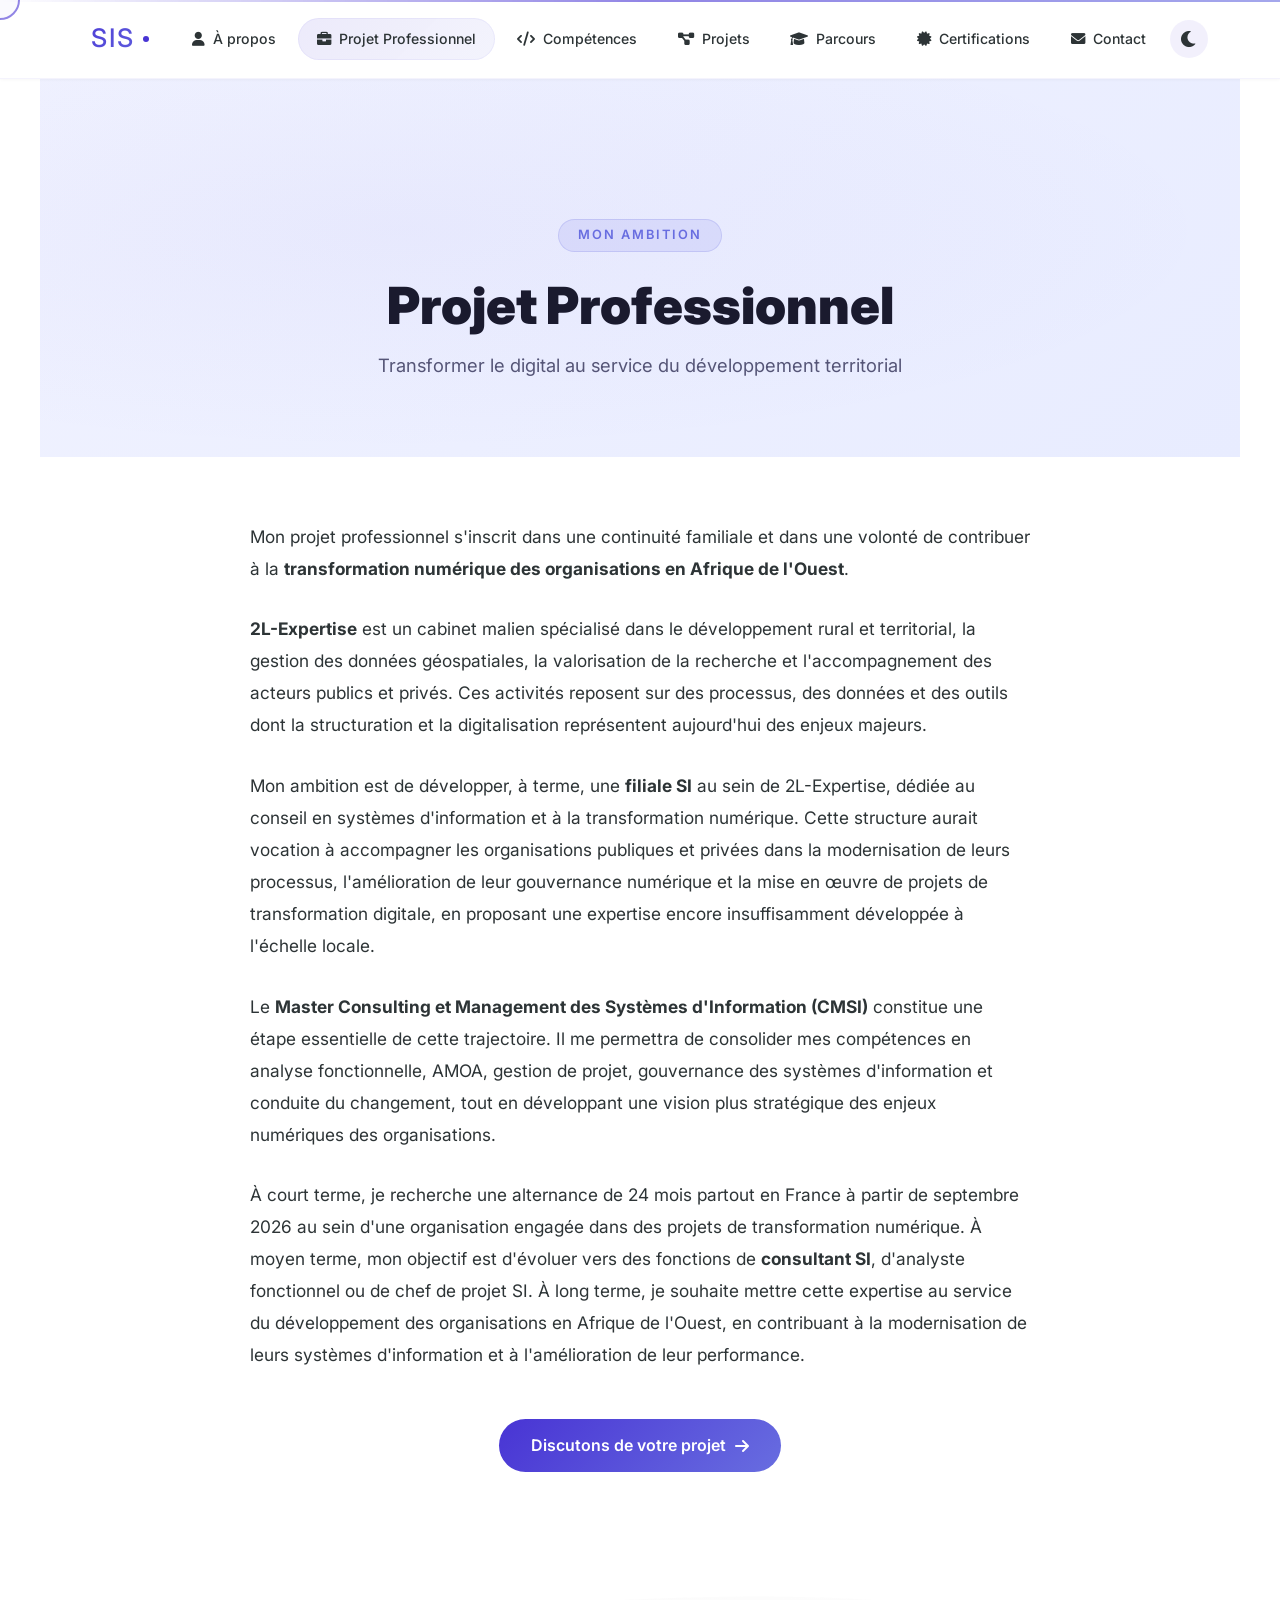
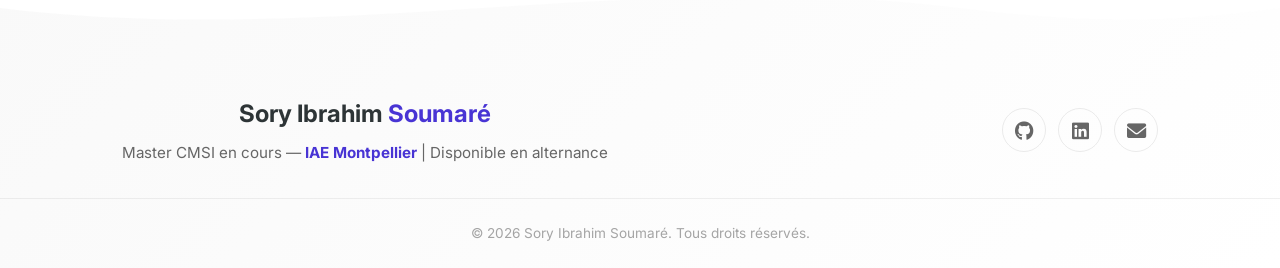
<file: projetPro.html>
<!DOCTYPE html>
<html lang="fr" data-theme="light">
<head>
  <meta charset="UTF-8">
  <meta name="viewport" content="width=device-width, initial-scale=1.0">
  <title>Sory Ibrahim Soumaré — Projet Professionnel</title>
  <link rel="stylesheet" href="styles.css">
  <link href="https://fonts.googleapis.com/css2?family=Inter:wght@400;500;600;700;800;900&display=swap" rel="stylesheet">
  <link rel="stylesheet" href="https://cdnjs.cloudflare.com/ajax/libs/font-awesome/6.0.0/css/all.min.css">
</head>
<body>


  <div class="cursor-dot"></div>
  <div class="cursor-outline"></div>

  <nav id="navbar">
    <div class="nav-container">
      <a href="index.html" class="nav-logo">SIS</a>
      <ul class="nav-links">
        <li><a href="index.html"><i class="fas fa-user"></i> À propos</a></li>
        <li><a href="projetPro.html"><i class="fas fa-briefcase"></i> Projet Professionnel</a></li>
        <li><a href="skills.html"><i class="fas fa-code"></i> Compétences</a></li>
        <li><a href="projects.html"><i class="fas fa-project-diagram"></i> Projets</a></li>
        <li><a href="experience.html"><i class="fas fa-graduation-cap"></i> Parcours</a></li>
        <li><a href="certifications.html"><i class="fas fa-certificate"></i> Certifications</a></li>
        <li><a href="contact.html"><i class="fas fa-envelope"></i> Contact</a></li>
      </ul>
      <div class="nav-actions">
        <button class="theme-btn" id="theme-toggle" aria-label="Changer le thème">
          <i class="fas fa-moon"></i>
        </button>
        <button class="mobile-menu-btn" aria-label="Menu">
          <span></span><span></span><span></span>
        </button>
      </div>
      <div class="nav-progress"></div>
    </div>
  </nav>

  <section class="page-hero">
    <div class="page-hero-overlay"></div>
    <div class="page-hero-content">
      <span class="page-hero-badge">Mon ambition</span>
      <h1 class="page-hero-title">Projet Professionnel</h1>
      <p class="page-hero-subtitle">Transformer le digital au service du développement territorial</p>
    </div>
  </section>

  <section id="project-pro">
    <div class="container">
      <div class="page-article">
        <p class="reveal">
          Mon projet professionnel s'inscrit dans une continuité familiale et dans une volonté de contribuer à la <strong>transformation numérique des organisations en Afrique de l'Ouest</strong>.
        </p>

        <p class="reveal">
          <strong>2L-Expertise</strong> est un cabinet malien spécialisé dans le développement rural et territorial, la gestion des données géospatiales, la valorisation de la recherche et l'accompagnement des acteurs publics et privés. Ces activités reposent sur des processus, des données et des outils dont la structuration et la digitalisation représentent aujourd'hui des enjeux majeurs.
        </p>

        <p class="reveal">
          Mon ambition est de développer, à terme, une <strong>filiale SI</strong> au sein de 2L-Expertise, dédiée au conseil en systèmes d'information et à la transformation numérique. Cette structure aurait vocation à accompagner les organisations publiques et privées dans la modernisation de leurs processus, l'amélioration de leur gouvernance numérique et la mise en œuvre de projets de transformation digitale, en proposant une expertise encore insuffisamment développée à l'échelle locale.
        </p>

        <p class="reveal">
          Le <strong>Master Consulting et Management des Systèmes d'Information (CMSI)</strong> constitue une étape essentielle de cette trajectoire. Il me permettra de consolider mes compétences en analyse fonctionnelle, AMOA, gestion de projet, gouvernance des systèmes d'information et conduite du changement, tout en développant une vision plus stratégique des enjeux numériques des organisations.
        </p>

        <p class="reveal">
          À court terme, je recherche une alternance de 24 mois partout en France à partir de septembre 2026 au sein d'une organisation engagée dans des projets de transformation numérique. À moyen terme, mon objectif est d'évoluer vers des fonctions de <strong>consultant SI</strong>, d'analyste fonctionnel ou de chef de projet SI. À long terme, je souhaite mettre cette expertise au service du développement des organisations en Afrique de l'Ouest, en contribuant à la modernisation de leurs systèmes d'information et à l'amélioration de leur performance.
        </p>

        <div class="page-article-cta reveal">
          <a href="contact.html" class="btn-primary">
            Discutons de votre projet <i class="fas fa-arrow-right"></i>
          </a>
        </div>
      </div>
    </div>
  </section>

  <footer>
    <div class="footer-wave">
      <svg viewBox="0 0 1440 80" preserveAspectRatio="none" fill="currentColor">
        <path d="M0,40 C360,80 720,0 1080,40 C1260,60 1350,50 1440,40 L1440,0 L0,0 Z"/>
      </svg>
    </div>
    <div class="footer-content">
      <div class="footer-text">
        <h3>Sory Ibrahim <span>Soumaré</span></h3>
        <p>Master CMSI en cours — <strong>IAE Montpellier</strong> | Disponible en alternance</p>
      </div>
      <div class="footer-links">
        <a href="https://github.com/Ryso667" target="_blank" rel="noopener noreferrer" aria-label="GitHub">
          <i class="fab fa-github"></i>
        </a>
        <a href="https://www.linkedin.com/in/sory-ibrahim-soumar%C3%A9-824bb32b7" target="_blank" rel="noopener noreferrer" aria-label="LinkedIn">
          <i class="fab fa-linkedin"></i>
        </a>
        <a href="contact.html" aria-label="Contact">
          <i class="fas fa-envelope"></i>
        </a>
      </div>
    </div>
    <div class="footer-bottom">
      <p>&copy; 2026 Sory Ibrahim Soumaré. Tous droits réservés.</p>
    </div>
  </footer>

  <button id="back-to-top" aria-label="Retour en haut">
    <svg viewBox="0 0 50 50">
      <circle cx="25" cy="25" r="22" fill="none" stroke="currentColor" stroke-width="3" class="progress-ring"/>
    </svg>
    <i class="fas fa-arrow-up" style="position:relative;z-index:1;"></i>
  </button>

  <script src="script.js"></script>
</body>
</html>
</file>
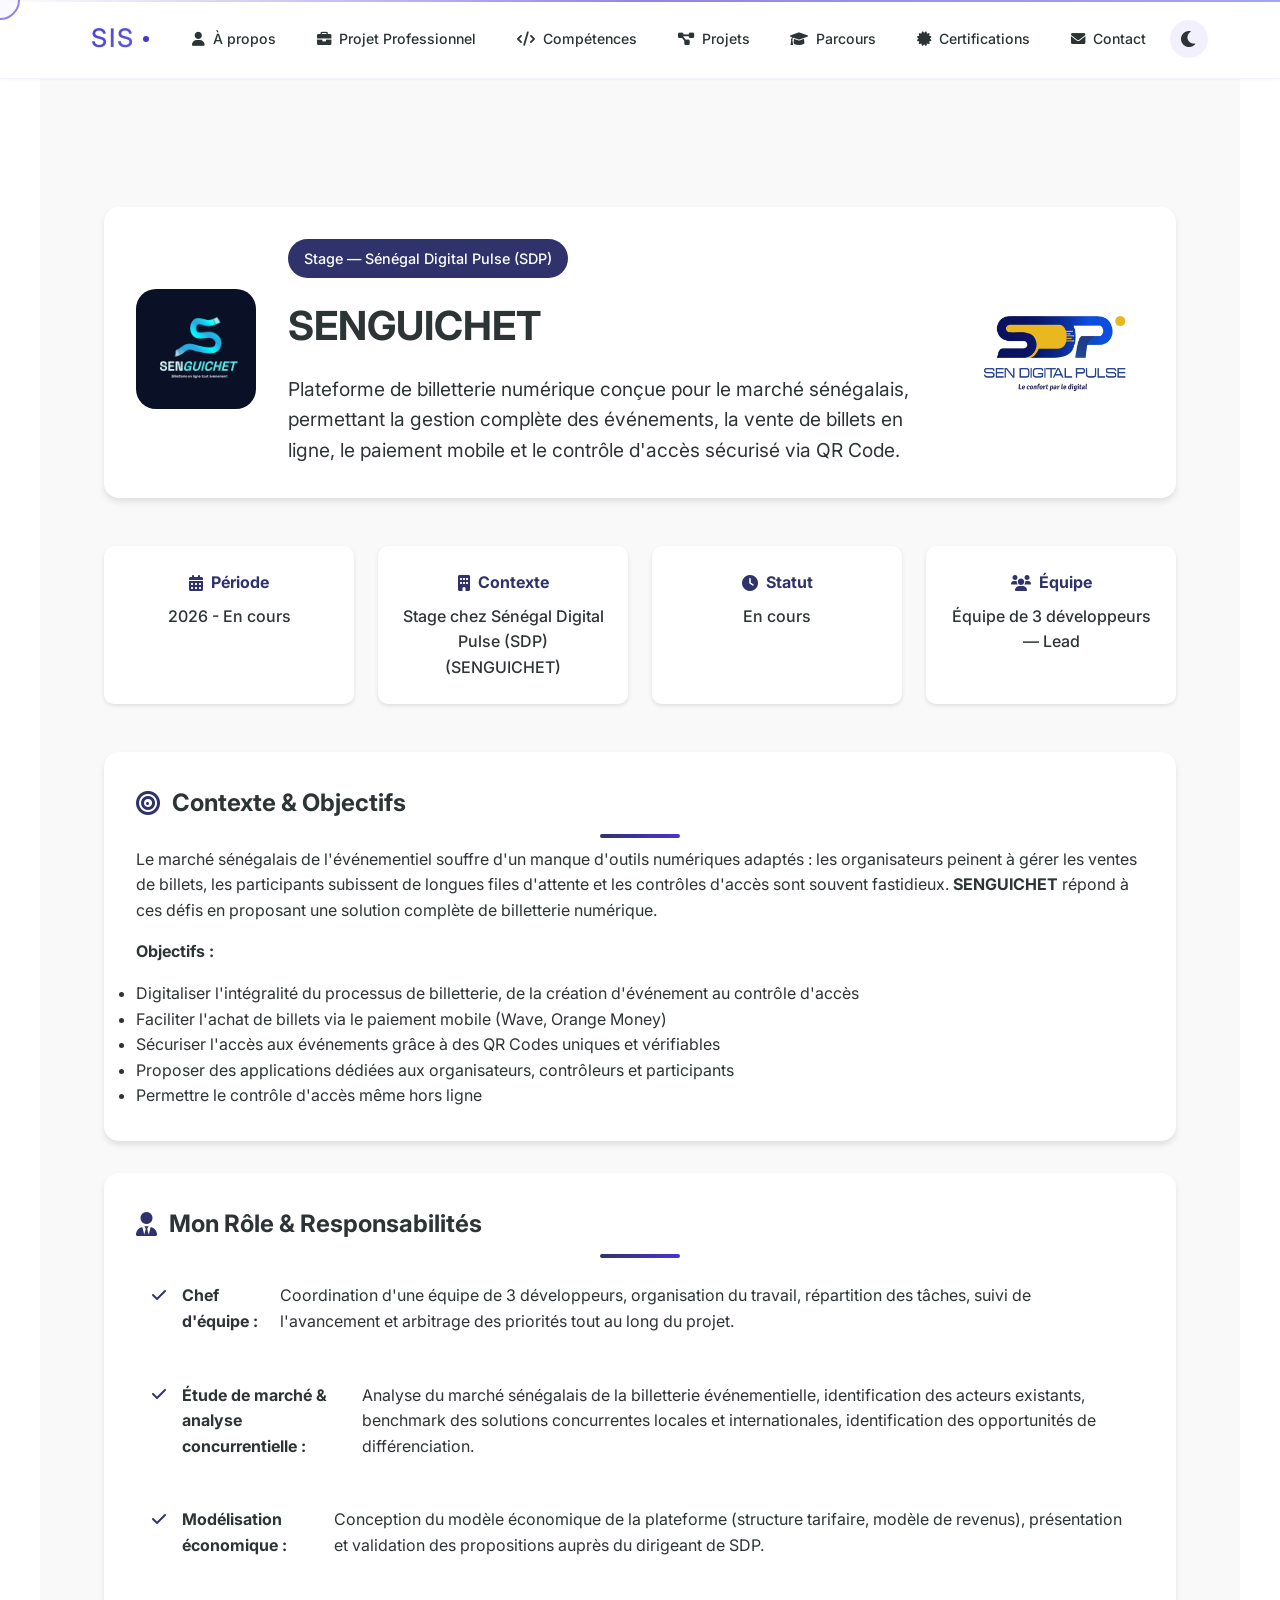
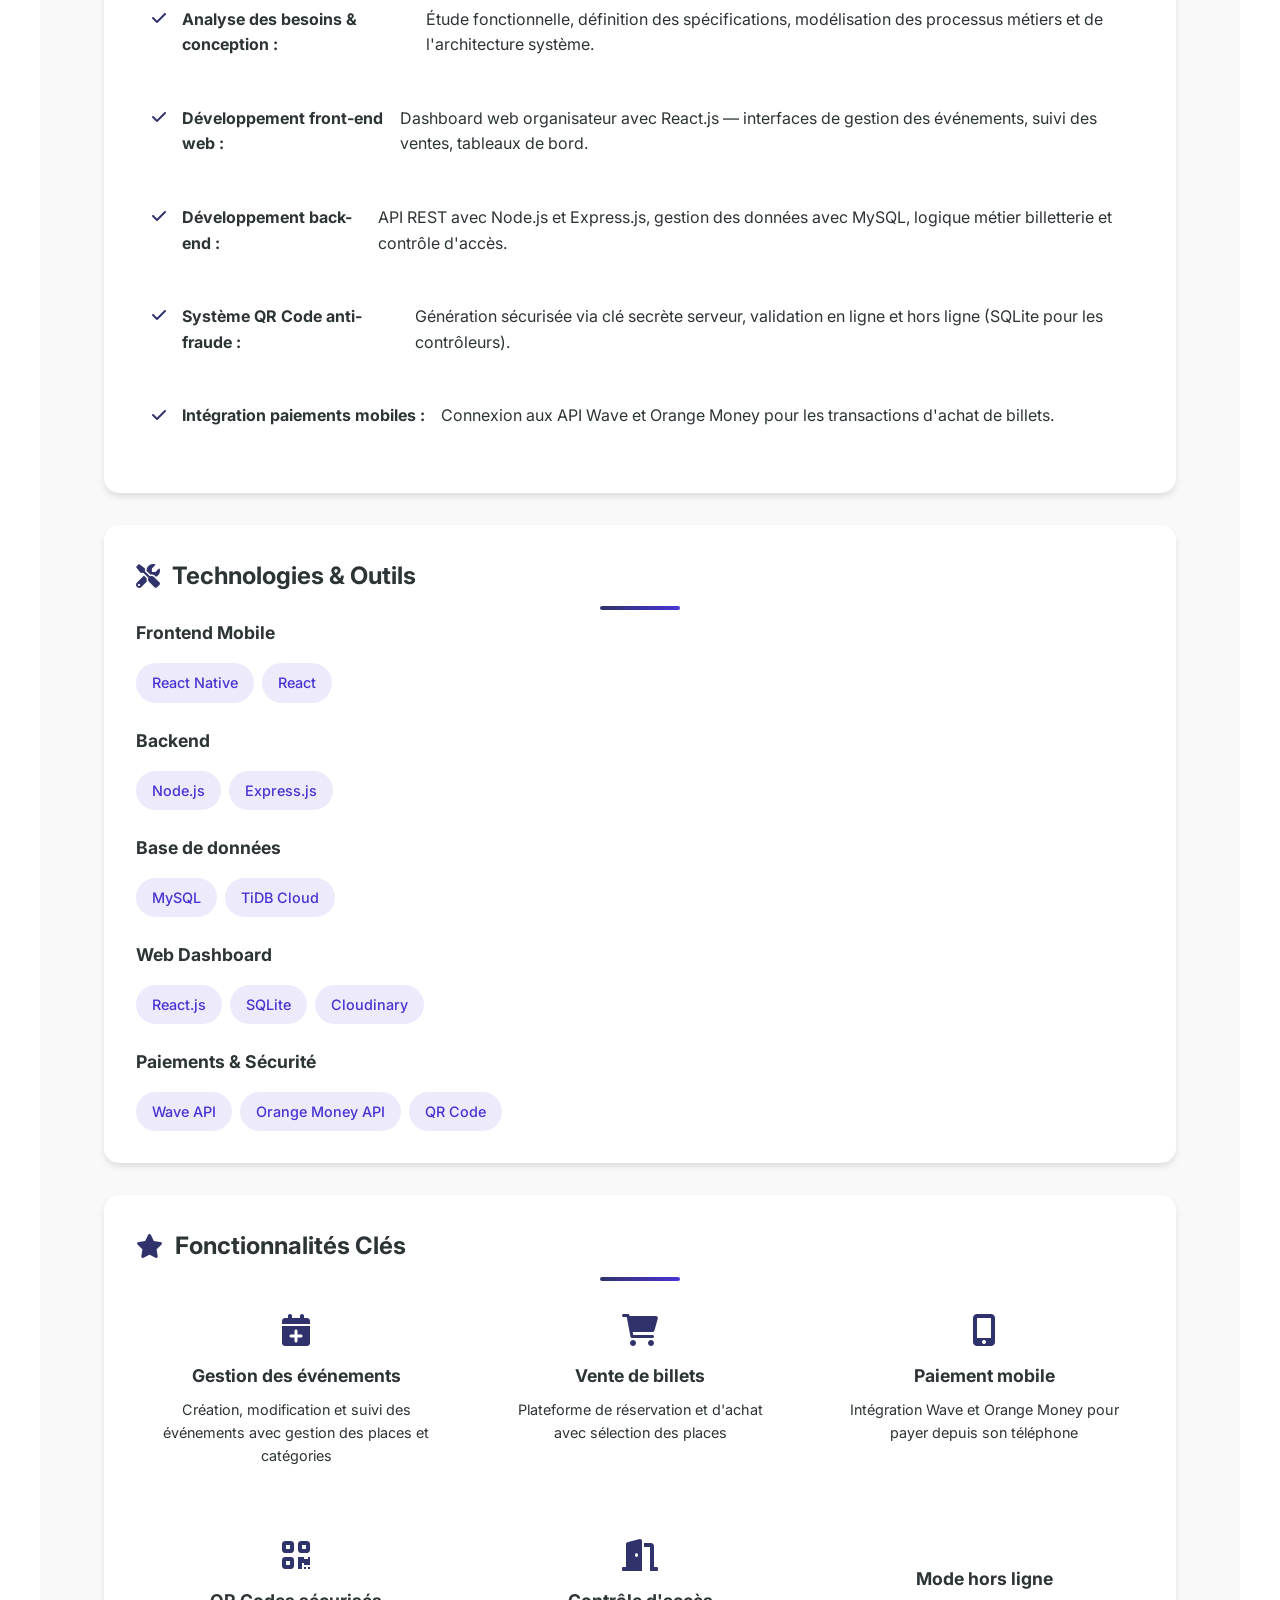
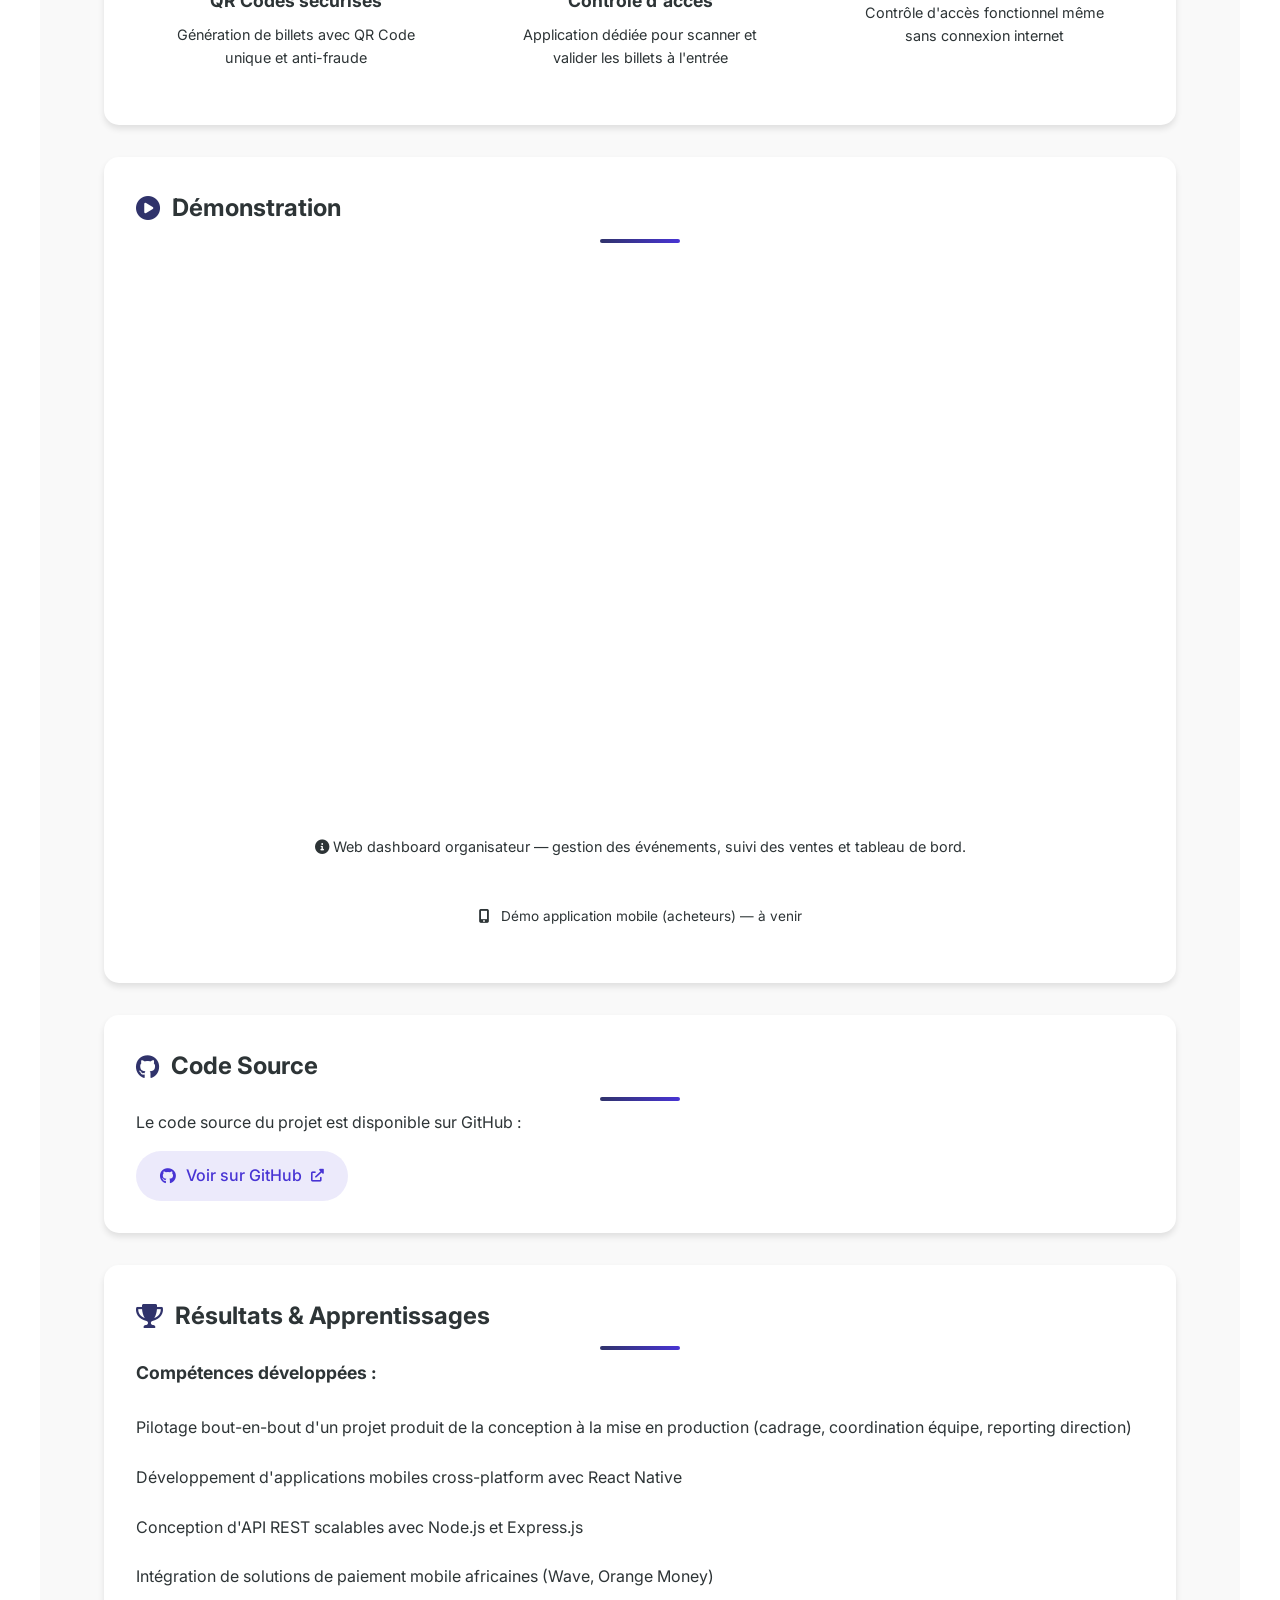
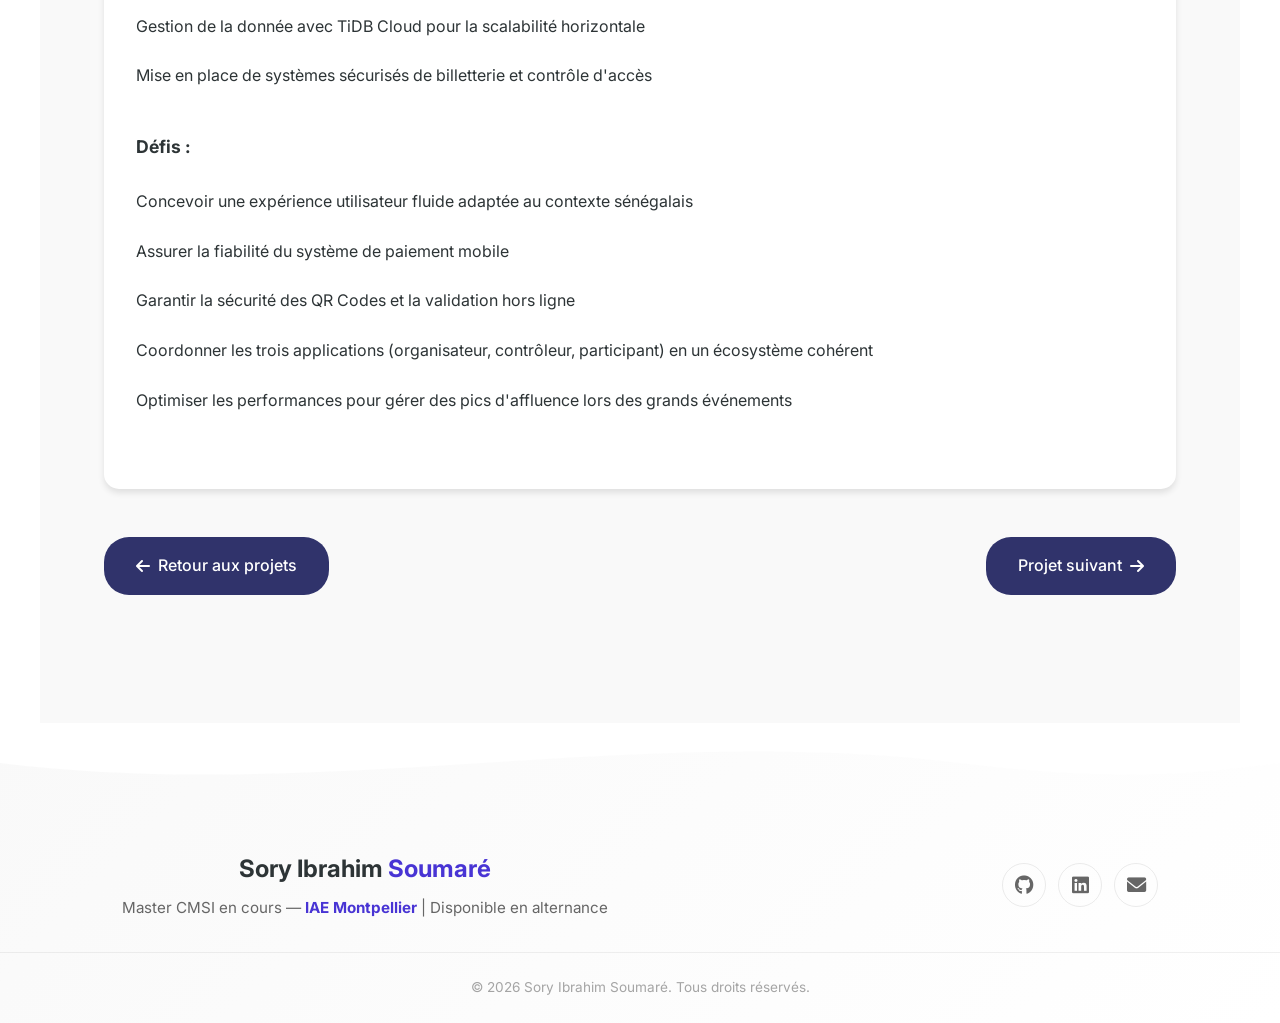
<file: senguichet.html>
<!DOCTYPE html>
<html lang="fr" data-theme="light">
<head>
  <meta charset="UTF-8">
  <meta name="viewport" content="width=device-width, initial-scale=1.0">
  <title>Sory Ibrahim Soumaré — SENGUICHET</title>
  <link rel="stylesheet" href="styles.css">
  <link href="https://fonts.googleapis.com/css2?family=Inter:wght@400;500;600;700;800;900&display=swap" rel="stylesheet">
  <link rel="stylesheet" href="https://cdnjs.cloudflare.com/ajax/libs/font-awesome/6.0.0/css/all.min.css">
</head>
<body>

  <div class="cursor-dot"></div>
  <div class="cursor-outline"></div>

  <nav id="navbar">
    <div class="nav-container">
      <a href="index.html" class="nav-logo">SIS</a>
      <ul class="nav-links">
        <li><a href="index.html"><i class="fas fa-user"></i> À propos</a></li>
        <li><a href="projetPro.html"><i class="fas fa-briefcase"></i> Projet Professionnel</a></li>
        <li><a href="skills.html"><i class="fas fa-code"></i> Compétences</a></li>
        <li><a href="projects.html"><i class="fas fa-project-diagram"></i> Projets</a></li>
        <li><a href="experience.html"><i class="fas fa-graduation-cap"></i> Parcours</a></li>
        <li><a href="certifications.html"><i class="fas fa-certificate"></i> Certifications</a></li>
        <li><a href="contact.html"><i class="fas fa-envelope"></i> Contact</a></li>
      </ul>
      <div class="nav-actions">
        <button class="theme-btn" id="theme-toggle" aria-label="Changer le thème">
          <i class="fas fa-moon"></i>
        </button>
        <button class="mobile-menu-btn" aria-label="Menu">
          <span></span><span></span><span></span>
        </button>
      </div>
      <div class="nav-progress"></div>
    </div>
  </nav>

  <section id="project-detail">
    <div class="project-detail-container">
      <div class="project-header-detail">
        <div class="project-icon">
          <img src="images/logo.jpg" alt="SENGUICHET" style="width:120px;height:120px;border-radius:1.25rem;object-fit:cover;">
        </div>
        <div class="project-title-section">
          <span class="project-category">Stage — Sénégal Digital Pulse (SDP)</span>
          <h1>SENGUICHET</h1>
          <p class="project-pitch">Plateforme de billetterie numérique conçue pour le marché sénégalais, permettant la gestion complète des événements, la vente de billets en ligne, le paiement mobile et le contrôle d'accès sécurisé via QR Code.</p>
        </div>
        <div style="margin-left:auto;display:flex;align-items:center;">
          <img src="images/PHOTO-2026-05-31-22-55-20.jpg" alt="Sénégal Digital Pulse" style="width:180px;height:180px;border-radius:1.25rem;object-fit:cover;">
        </div>
      </div>

      <div class="project-info-grid">
        <div class="info-card">
          <h3><i class="fas fa-calendar-alt"></i> Période</h3>
          <p>2026 - En cours</p>
        </div>
        <div class="info-card">
          <h3><i class="fas fa-building"></i> Contexte</h3>
          <p>Stage chez Sénégal Digital Pulse (SDP) (SENGUICHET)</p>
        </div>
        <div class="info-card">
          <h3><i class="fas fa-clock"></i> Statut</h3>
          <p>En cours</p>
        </div>
        <div class="info-card">
          <h3><i class="fas fa-users"></i> Équipe</h3>
          <p>Équipe de 3 développeurs — Lead</p>
        </div>
      </div>

      <div class="project-content-grid">
        <div class="content-section">
          <h2><i class="fas fa-bullseye"></i> Contexte & Objectifs</h2>
          <div class="section-content">
            <p>Le marché sénégalais de l'événementiel souffre d'un manque d'outils numériques adaptés : les organisateurs peinent à gérer les ventes de billets, les participants subissent de longues files d'attente et les contrôles d'accès sont souvent fastidieux. <strong>SENGUICHET</strong> répond à ces défis en proposant une solution complète de billetterie numérique.</p>
            <p><strong>Objectifs :</strong></p>
            <ul>
              <li>Digitaliser l'intégralité du processus de billetterie, de la création d'événement au contrôle d'accès</li>
              <li>Faciliter l'achat de billets via le paiement mobile (Wave, Orange Money)</li>
              <li>Sécuriser l'accès aux événements grâce à des QR Codes uniques et vérifiables</li>
              <li>Proposer des applications dédiées aux organisateurs, contrôleurs et participants</li>
              <li>Permettre le contrôle d'accès même hors ligne</li>
            </ul>
          </div>
        </div>

        <div class="content-section">
          <h2><i class="fas fa-user-tie"></i> Mon Rôle & Responsabilités</h2>
          <div class="section-content">
            <ul class="responsibilities-list">
              <li><i class="fas fa-check"></i> <strong>Chef d'équipe :</strong> Coordination d'une équipe de 3 développeurs, organisation du travail, répartition des tâches, suivi de l'avancement et arbitrage des priorités tout au long du projet.</li>
              <li><i class="fas fa-check"></i> <strong>Étude de marché & analyse concurrentielle :</strong> Analyse du marché sénégalais de la billetterie événementielle, identification des acteurs existants, benchmark des solutions concurrentes locales et internationales, identification des opportunités de différenciation.</li>
              <li><i class="fas fa-check"></i> <strong>Modélisation économique :</strong> Conception du modèle économique de la plateforme (structure tarifaire, modèle de revenus), présentation et validation des propositions auprès du dirigeant de SDP.</li>
              <li><i class="fas fa-check"></i> <strong>Analyse des besoins & conception :</strong> Étude fonctionnelle, définition des spécifications, modélisation des processus métiers et de l'architecture système.</li>
              <li><i class="fas fa-check"></i> <strong>Développement front-end web :</strong> Dashboard web organisateur avec React.js — interfaces de gestion des événements, suivi des ventes, tableaux de bord.</li>
              <li><i class="fas fa-check"></i> <strong>Développement back-end :</strong> API REST avec Node.js et Express.js, gestion des données avec MySQL, logique métier billetterie et contrôle d'accès.</li>
              <li><i class="fas fa-check"></i> <strong>Système QR Code anti-fraude :</strong> Génération sécurisée via clé secrète serveur, validation en ligne et hors ligne (SQLite pour les contrôleurs).</li>
              <li><i class="fas fa-check"></i> <strong>Intégration paiements mobiles :</strong> Connexion aux API Wave et Orange Money pour les transactions d'achat de billets.</li>
            </ul>
          </div>
        </div>

        <div class="content-section">
          <h2><i class="fas fa-tools"></i> Technologies & Outils</h2>
          <div class="section-content">
            <div class="tech-categories">
              <div class="tech-category">
                <h4>Frontend Mobile</h4>
                <div class="tech-tags">
                  <span class="tech-tag">React Native</span>
                  <span class="tech-tag">React</span>
                </div>
              </div>
              <div class="tech-category">
                <h4>Backend</h4>
                <div class="tech-tags">
                  <span class="tech-tag">Node.js</span>
                  <span class="tech-tag">Express.js</span>
                </div>
              </div>
              <div class="tech-category">
                <h4>Base de données</h4>
                <div class="tech-tags">
                  <span class="tech-tag">MySQL</span>
                  <span class="tech-tag">TiDB Cloud</span>
                </div>
              </div>
              <div class="tech-category">
                <h4>Web Dashboard</h4>
                <div class="tech-tags">
                  <span class="tech-tag">React.js</span>
                  <span class="tech-tag">SQLite</span>
                  <span class="tech-tag">Cloudinary</span>
                </div>
              </div>
              <div class="tech-category">
                <h4>Paiements & Sécurité</h4>
                <div class="tech-tags">
                  <span class="tech-tag">Wave API</span>
                  <span class="tech-tag">Orange Money API</span>
                  <span class="tech-tag">QR Code</span>
                </div>
              </div>
            </div>
          </div>
        </div>

        <div class="content-section">
          <h2><i class="fas fa-star"></i> Fonctionnalités Clés</h2>
          <div class="section-content">
            <div class="features-grid">
              <div class="feature-item">
                <i class="fas fa-calendar-plus"></i>
                <h4>Gestion des événements</h4>
                <p>Création, modification et suivi des événements avec gestion des places et catégories</p>
              </div>
              <div class="feature-item">
                <i class="fas fa-shopping-cart"></i>
                <h4>Vente de billets</h4>
                <p>Plateforme de réservation et d'achat avec sélection des places</p>
              </div>
              <div class="feature-item">
                <i class="fas fa-mobile-alt"></i>
                <h4>Paiement mobile</h4>
                <p>Intégration Wave et Orange Money pour payer depuis son téléphone</p>
              </div>
              <div class="feature-item">
                <i class="fas fa-qrcode"></i>
                <h4>QR Codes sécurisés</h4>
                <p>Génération de billets avec QR Code unique et anti-fraude</p>
              </div>
              <div class="feature-item">
                <i class="fas fa-door-open"></i>
                <h4>Contrôle d'accès</h4>
                <p>Application dédiée pour scanner et valider les billets à l'entrée</p>
              </div>
              <div class="feature-item">
                <i class="fas fa-wifi-slash"></i>
                <h4>Mode hors ligne</h4>
                <p>Contrôle d'accès fonctionnel même sans connexion internet</p>
              </div>
            </div>
          </div>
        </div>

        <div class="content-section">
          <h2><i class="fas fa-play-circle"></i> Démonstration</h2>
          <div class="section-content">
            <div class="demo-container" style="aspect-ratio:16/9;border-radius:1rem;overflow:hidden;background:var(--bg-secondary);">
              <iframe src="https://drive.google.com/file/d/1mWdTCrggG0Sjli8ADCx4Lhb3wQML7D6G/preview" width="100%" height="100%" allow="autoplay" allowfullscreen style="border:none;"></iframe>
            </div>
            <p style="text-align:center;margin-top:1rem;color:var(--text-secondary);font-size:0.9rem;">
              <i class="fas fa-info-circle"></i> Web dashboard organisateur — gestion des événements, suivi des ventes et tableau de bord.
            </p>
            <div style="margin-top:1.5rem; padding:1.5rem; background:var(--bg-secondary); border-radius:1rem; text-align:center; border: 1px dashed var(--border-color);">
              <p style="color:var(--text-secondary); font-size:0.85rem; margin:0;">
                <i class="fas fa-mobile-alt" style="margin-right:0.5rem;"></i>
                Démo application mobile (acheteurs) — à venir
              </p>
            </div>
          </div>
        </div>

        <div class="content-section">
          <h2><i class="fab fa-github"></i> Code Source</h2>
          <div class="section-content">
            <p>Le code source du projet est disponible sur GitHub :</p>
            <a href="https://github.com/Ryso667/SENGUICHET" target="_blank" rel="noopener noreferrer" class="verify-link" style="display:inline-flex;align-items:center;gap:0.6rem;padding:0.75rem 1.5rem;font-size:1rem;">
              <i class="fab fa-github"></i>
              <span>Voir sur GitHub</span>
              <i class="fas fa-external-link-alt" style="font-size:0.8rem;"></i>
            </a>
          </div>
        </div>

        <div class="content-section">
          <h2><i class="fas fa-trophy"></i> Résultats & Apprentissages</h2>
          <div class="section-content">
            <div class="learnings-section">
              <h4>Compétences développées :</h4>
              <ul>
                <li>Pilotage bout-en-bout d'un projet produit de la conception à la mise en production (cadrage, coordination équipe, reporting direction)</li>
                <li>Développement d'applications mobiles cross-platform avec React Native</li>
                <li>Conception d'API REST scalables avec Node.js et Express.js</li>
                <li>Intégration de solutions de paiement mobile africaines (Wave, Orange Money)</li>
                <li>Gestion de la donnée avec TiDB Cloud pour la scalabilité horizontale</li>
                <li>Mise en place de systèmes sécurisés de billetterie et contrôle d'accès</li>
              </ul>
            </div>
            <div class="challenges-section">
              <h4>Défis :</h4>
              <ul>
                <li>Concevoir une expérience utilisateur fluide adaptée au contexte sénégalais</li>
                <li>Assurer la fiabilité du système de paiement mobile</li>
                <li>Garantir la sécurité des QR Codes et la validation hors ligne</li>
                <li>Coordonner les trois applications (organisateur, contrôleur, participant) en un écosystème cohérent</li>
                <li>Optimiser les performances pour gérer des pics d'affluence lors des grands événements</li>
              </ul>
            </div>
          </div>
        </div>
      </div>

      <div class="project-navigation">
        <a href="projects.html" class="nav-button">
          <i class="fas fa-arrow-left"></i>
          Retour aux projets
        </a>
        <a href="project-cartographie.html" class="nav-button">
          Projet suivant
          <i class="fas fa-arrow-right"></i>
        </a>
      </div>
    </div>
  </section>

  <footer>
    <div class="footer-wave">
      <svg viewBox="0 0 1440 80" preserveAspectRatio="none" fill="currentColor">
        <path d="M0,40 C360,80 720,0 1080,40 C1260,60 1350,50 1440,40 L1440,0 L0,0 Z"/>
      </svg>
    </div>
    <div class="footer-content">
      <div class="footer-text">
        <h3>Sory Ibrahim <span>Soumaré</span></h3>
        <p>Master CMSI en cours — <strong>IAE Montpellier</strong> | Disponible en alternance</p>
      </div>
      <div class="footer-links">
        <a href="https://github.com/Ryso667" target="_blank" rel="noopener noreferrer" aria-label="GitHub">
          <i class="fab fa-github"></i>
        </a>
        <a href="https://www.linkedin.com/in/sory-ibrahim-soumar%C3%A9-824bb32b7" target="_blank" rel="noopener noreferrer" aria-label="LinkedIn">
          <i class="fab fa-linkedin"></i>
        </a>
        <a href="contact.html" aria-label="Contact">
          <i class="fas fa-envelope"></i>
        </a>
      </div>
    </div>
    <div class="footer-bottom">
      <p>&copy; 2026 Sory Ibrahim Soumaré. Tous droits réservés.</p>
    </div>
  </footer>

  <button id="back-to-top" aria-label="Retour en haut">
    <svg viewBox="0 0 50 50">
      <circle cx="25" cy="25" r="22" fill="none" stroke="currentColor" stroke-width="3" class="progress-ring"/>
    </svg>
    <i class="fas fa-arrow-up" style="position:relative;z-index:1;"></i>
  </button>

  <script src="script.js"></script>
</body>
</html>
</file>
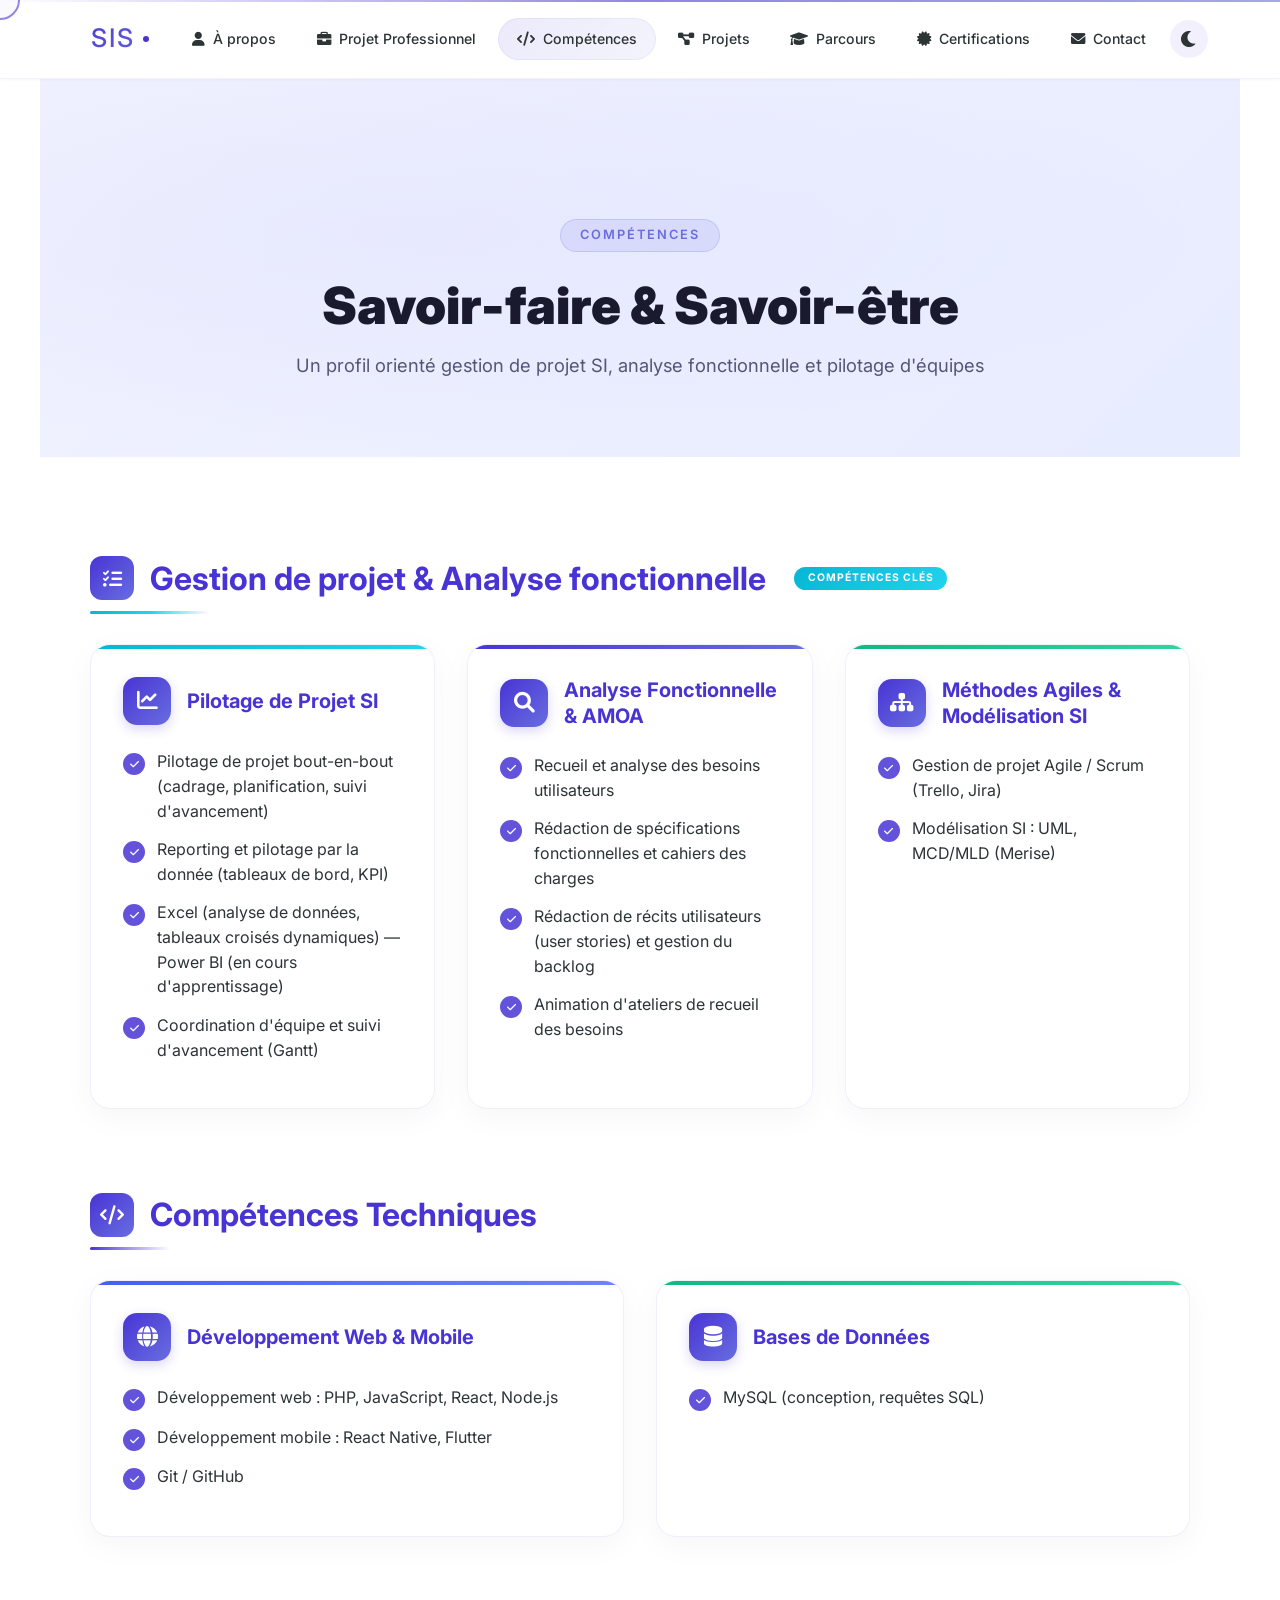
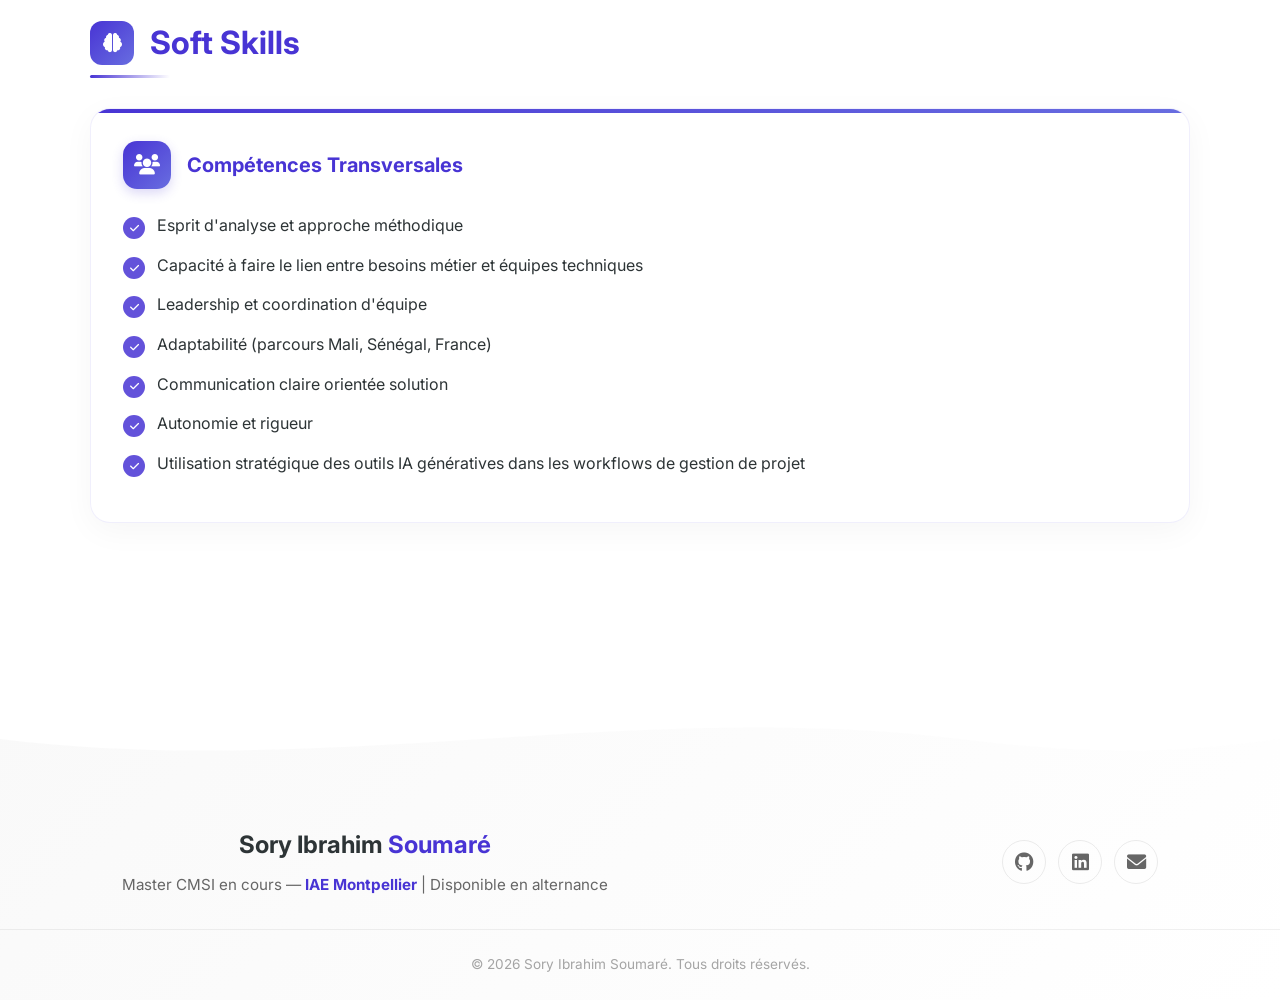
<file: skills.html>
<!DOCTYPE html>
<html lang="fr" data-theme="light">
<head>
  <meta charset="UTF-8">
  <meta name="viewport" content="width=device-width, initial-scale=1.0">
  <title>Sory Ibrahim Soumaré — Compétences</title>
  <link rel="stylesheet" href="styles.css">
  <link href="https://fonts.googleapis.com/css2?family=Inter:wght@400;500;600;700;800;900&display=swap" rel="stylesheet">
  <link rel="stylesheet" href="https://cdnjs.cloudflare.com/ajax/libs/font-awesome/6.0.0/css/all.min.css">
</head>
<body>


  <div class="cursor-dot"></div>
  <div class="cursor-outline"></div>

  <nav id="navbar">
    <div class="nav-container">
      <a href="index.html" class="nav-logo">SIS</a>
      <ul class="nav-links">
        <li><a href="index.html"><i class="fas fa-user"></i> À propos</a></li>
        <li><a href="projetPro.html"><i class="fas fa-briefcase"></i> Projet Professionnel</a></li>
        <li><a href="skills.html"><i class="fas fa-code"></i> Compétences</a></li>
        <li><a href="projects.html"><i class="fas fa-project-diagram"></i> Projets</a></li>
        <li><a href="experience.html"><i class="fas fa-graduation-cap"></i> Parcours</a></li>
        <li><a href="certifications.html"><i class="fas fa-certificate"></i> Certifications</a></li>
        <li><a href="contact.html"><i class="fas fa-envelope"></i> Contact</a></li>
      </ul>
      <div class="nav-actions">
        <button class="theme-btn" id="theme-toggle" aria-label="Changer le thème">
          <i class="fas fa-moon"></i>
        </button>
        <button class="mobile-menu-btn" aria-label="Menu">
          <span></span><span></span><span></span>
        </button>
      </div>
      <div class="nav-progress"></div>
    </div>
  </nav>

  <section class="page-hero">
    <div class="page-hero-overlay"></div>
    <div class="page-hero-content">
      <span class="page-hero-badge">Compétences</span>
      <h1 class="page-hero-title">Savoir-faire & Savoir-être</h1>
      <p class="page-hero-subtitle">Un profil orienté gestion de projet SI, analyse fonctionnelle et pilotage d'équipes</p>
    </div>
  </section>

  <section id="skills">
    <div class="container">

      <div class="skills-category featured">
        <h3><i class="fas fa-tasks"></i> Gestion de projet & Analyse fonctionnelle <span class="section-badge">Compétences clés</span></h3>
        <div class="skills-grid">

          <div class="skill-card hover-lift" data-category="pm">
            <div class="skill-header">
              <i class="fas fa-chart-line"></i>
              <h4>Pilotage de Projet SI</h4>
            </div>
            <ul>
              <li><i class="fas fa-check"></i> Pilotage de projet bout-en-bout (cadrage, planification, suivi d'avancement)</li>
              <li><i class="fas fa-check"></i> Reporting et pilotage par la donnée (tableaux de bord, KPI)</li>
              <li><i class="fas fa-check"></i> Excel (analyse de données, tableaux croisés dynamiques) — Power BI (en cours d'apprentissage)</li>
              <li><i class="fas fa-check"></i> Coordination d'équipe et suivi d'avancement (Gantt)</li>
            </ul>
          </div>

          <div class="skill-card hover-lift" data-category="si">
            <div class="skill-header">
              <i class="fas fa-search"></i>
              <h4>Analyse Fonctionnelle &amp; AMOA</h4>
            </div>
            <ul>
              <li><i class="fas fa-check"></i> Recueil et analyse des besoins utilisateurs</li>
              <li><i class="fas fa-check"></i> Rédaction de spécifications fonctionnelles et cahiers des charges</li>
              <li><i class="fas fa-check"></i> Rédaction de récits utilisateurs (user stories) et gestion du backlog</li>
              <li><i class="fas fa-check"></i> Animation d'ateliers de recueil des besoins</li>
            </ul>
          </div>

          <div class="skill-card hover-lift" data-category="data">
            <div class="skill-header">
              <i class="fas fa-sitemap"></i>
              <h4>Méthodes Agiles &amp; Modélisation SI</h4>
            </div>
            <ul>
              <li><i class="fas fa-check"></i> Gestion de projet Agile / Scrum (Trello, Jira)</li>
              <li><i class="fas fa-check"></i> Modélisation SI : UML, MCD/MLD (Merise)</li>
            </ul>
          </div>

        </div>
      </div>

      <div class="skills-category">
        <h3><i class="fas fa-code"></i> Compétences Techniques</h3>
        <div class="skills-grid">

          <div class="skill-card hover-lift" data-category="web">
            <div class="skill-header">
              <i class="fas fa-globe"></i>
              <h4>Développement Web &amp; Mobile</h4>
            </div>
            <ul>
              <li><i class="fas fa-check"></i> Développement web : PHP, JavaScript, React, Node.js</li>
              <li><i class="fas fa-check"></i> Développement mobile : React Native, Flutter</li>
              <li><i class="fas fa-check"></i> Git / GitHub</li>
            </ul>
          </div>

          <div class="skill-card hover-lift" data-category="data">
            <div class="skill-header">
              <i class="fas fa-database"></i>
              <h4>Bases de Données</h4>
            </div>
            <ul>
              <li><i class="fas fa-check"></i> MySQL (conception, requêtes SQL)</li>
            </ul>
          </div>

        </div>
      </div>

      <div class="skills-category">
        <h3><i class="fas fa-brain"></i> Soft Skills</h3>
        <div class="skills-grid">

          <div class="skill-card hover-lift" data-category="cross">
            <div class="skill-header">
              <i class="fas fa-users"></i>
              <h4>Compétences Transversales</h4>
            </div>
            <ul>
              <li><i class="fas fa-check"></i> Esprit d'analyse et approche méthodique</li>
              <li><i class="fas fa-check"></i> Capacité à faire le lien entre besoins métier et équipes techniques</li>
              <li><i class="fas fa-check"></i> Leadership et coordination d'équipe</li>
              <li><i class="fas fa-check"></i> Adaptabilité (parcours Mali, Sénégal, France)</li>
              <li><i class="fas fa-check"></i> Communication claire orientée solution</li>
              <li><i class="fas fa-check"></i> Autonomie et rigueur</li>
              <li><i class="fas fa-check"></i> Utilisation stratégique des outils IA génératives dans les workflows de gestion de projet</li>
            </ul>
          </div>

        </div>
      </div>

    </div>
  </section>

  <footer>
    <div class="footer-wave">
      <svg viewBox="0 0 1440 80" preserveAspectRatio="none" fill="currentColor">
        <path d="M0,40 C360,80 720,0 1080,40 C1260,60 1350,50 1440,40 L1440,0 L0,0 Z"/>
      </svg>
    </div>
    <div class="footer-content">
      <div class="footer-text">
        <h3>Sory Ibrahim <span>Soumaré</span></h3>
        <p>Master CMSI en cours — <strong>IAE Montpellier</strong> | Disponible en alternance</p>
      </div>
      <div class="footer-links">
        <a href="https://github.com/Ryso667" target="_blank" rel="noopener noreferrer" aria-label="GitHub">
          <i class="fab fa-github"></i>
        </a>
        <a href="https://www.linkedin.com/in/sory-ibrahim-soumar%C3%A9-824bb32b7" target="_blank" rel="noopener noreferrer" aria-label="LinkedIn">
          <i class="fab fa-linkedin"></i>
        </a>
        <a href="contact.html" aria-label="Contact">
          <i class="fas fa-envelope"></i>
        </a>
      </div>
    </div>
    <div class="footer-bottom">
      <p>&copy; 2026 Sory Ibrahim Soumaré. Tous droits réservés.</p>
    </div>
  </footer>

  <button id="back-to-top" aria-label="Retour en haut">
    <svg viewBox="0 0 50 50">
      <circle cx="25" cy="25" r="22" fill="none" stroke="currentColor" stroke-width="3" class="progress-ring"/>
    </svg>
    <i class="fas fa-arrow-up" style="position:relative;z-index:1;"></i>
  </button>

  <script src="script.js"></script>
</body>
</html>
</file>
<file: styles.css>
/* Variables globales */
:root {
  --primary-color: #4834d4;
  --secondary-color: #686de0;
  --accent-color: #30336b;
  --text-color: #2d3436;
  --bg-color: #ffffff;
  --section-bg: #f9f9f9;
  --card-bg: #ffffff;
  --gradient-start: #4834d4;
  --gradient-end: #30336b;
  --transition: all 0.3s ease;
  --shadow: 0 4px 6px rgba(72, 52, 212, 0.1);
  --shadow-hover: 0 8px 15px rgba(72, 52, 212, 0.2);
}

/* Section projet professionnel */
#projet-professionnel {
    max-width: 900px;
    margin: 0 auto;
    padding: 40px 20px;
    font-family: 'Arial', sans-serif;
    color: #1A1A2E;
    line-height: 1.7;
  }
  
  #projet-professionnel h2 {
    font-size: 2.5rem;
    color: #1A7A7A;
    margin-bottom: 40px;
    text-align: center;
    font-weight: bold;
  }
  
  #projet-professionnel h3 {
    font-size: 1.8rem;
    color: #1A7A7A;
    margin-top: 40px;
    margin-bottom: 20px;
    font-weight: bold;
    border-bottom: 3px solid #1A7A7A;
    padding-bottom: 8px;
  }
  
  #projet-professionnel h4 {
    font-size: 1.3rem;
    color: #1A1A2E;
    margin-top: 25px;
    margin-bottom: 12px;
    font-weight: bold;
  }
  
  /* Vision */
  .vision {
    background: linear-gradient(135deg, #E8F5F5 0%, #ffffff 100%);
    padding: 30px;
    border-radius: 10px;
    margin-bottom: 30px;
    border-left: 5px solid #1A7A7A;
    box-shadow: 0 2px 8px rgba(0, 0, 0, 0.08);
  }
  
  .vision p {
    font-size: 1.15rem;
    font-weight: 500;
    color: #1A1A2E;
    margin: 0;
  }
  
  /* Parcours */
  .parcours {
    margin-bottom: 30px;
  }
  
  /* Étape */
  .etape {
    background: #ffffff;
    padding: 25px;
    margin-bottom: 20px;
    border-radius: 8px;
    border-left: 4px solid #1A7A7A;
    box-shadow: 0 2px 6px rgba(0, 0, 0, 0.06);
    transition: transform 0.2s ease, box-shadow 0.2s ease;
  }
  
  .etape:hover {
    transform: translateX(5px);
    box-shadow: 0 4px 12px rgba(26, 122, 122, 0.15);
  }
  
  .etape h4 {
    color: #1A7A7A;
    margin-top: 0;
  }
  
  .etape p {
    margin: 0;
    font-size: 1rem;
  }
  
  /* Motivation */
  .motivation {
    background: #f8f9fa;
    padding: 30px;
    border-radius: 10px;
    margin-bottom: 30px;
    box-shadow: 0 2px 8px rgba(0, 0, 0, 0.08);
  }
  
  .motivation p {
    margin-bottom: 15px;
    font-size: 1.05rem;
  }
  
  .motivation p:last-child {
    margin-bottom: 0;
  }
  
  /* Formation */
  .formation {
    background: linear-gradient(135deg, #1A7A7A 0%, #2A9A9A 100%);
    padding: 30px;
    border-radius: 10px;
    color: #ffffff;
    box-shadow: 0 4px 12px rgba(26, 122, 122, 0.25);
  }
  
  .formation h3 {
    color: #ffffff;
    border-bottom: 3px solid #ffffff;
    margin-top: 0;
  }
  
  .formation p {
    font-size: 1.05rem;
    margin-bottom: 15px;
    color: #ffffff;
  }
  
  .formation p:last-child {
    margin-bottom: 0;
  }
  
  .formation strong {
    font-weight: bold;
    text-decoration: underline;
  }
  
  /* Responsive */
  @media (max-width: 768px) {
    #projet-professionnel {
      padding: 30px 15px;
    }
  
    #projet-professionnel h2 {
      font-size: 2rem;
    }
  
    #projet-professionnel h3 {
      font-size: 1.5rem;
    }
  
    #projet-professionnel h4 {
      font-size: 1.15rem;
    }
  
    .vision, .motivation, .formation {
      padding: 20px;
    }
  
    .etape {
      padding: 20px;
    }
  }

/* Reset et styles de base */
* {
  margin: 0;
  padding: 0;
  box-sizing: border-box;
}

body {
  font-family: 'Inter', sans-serif;
  line-height: 1.6;
  color: var(--text-color);
  background-color: var(--bg-color);
  transition: background-color 0.4s ease, color 0.4s ease;
}

/* Header */
header {
  background: linear-gradient(135deg, var(--gradient-start), var(--gradient-end));
  color: white;
  padding: 6rem 2rem;
  text-align: center;
  position: relative;
  overflow: hidden;
}

header::before {
  content: '';
  position: absolute;
  top: 0;
  left: 0;
  right: 0;
  bottom: 0;
  background: url('data:image/svg+xml,<svg width="20" height="20" viewBox="0 0 20 20" xmlns="http://www.w3.org/2000/svg"><rect width="1" height="1" fill="rgba(255,255,255,0.1)"/></svg>');
  opacity: 0.1;
}

header h1 {
  font-size: 3.5rem;
  margin-bottom: 1.5rem;
  animation: fadeInDown 1s ease;
  font-weight: 700;
  letter-spacing: -1px;
}

header p {
  font-size: 1.4rem;
  opacity: 0.9;
  animation: fadeInUp 1s ease;
  max-width: 800px;
  margin: 0 auto;
  line-height: 1.8;
}

.social-links {
  margin-top: 2rem;
  display: flex;
  justify-content: center;
  gap: 1.5rem;
  z-index: 10;
  position: relative;
}

.social-links a {
  color: white;
  font-size: 1.8rem;
  transition: var(--transition);
  padding: 0.8rem;
  border-radius: 50%;
  background: rgba(255, 255, 255, 0.15);
  width: 50px;
  height: 50px;
  display: flex;
  align-items: center;
  justify-content: center;
  text-decoration: none;
  cursor: pointer;
  position: relative;
  z-index: 2;
}

.social-links a:hover {
  transform: translateY(-5px) scale(1.1);
  background: var(--accent-color);
  box-shadow: var(--shadow);
}

.social-links a:active {
  transform: translateY(-2px) scale(0.95);
}

/* Navigation */
nav {
  background-color: var(--card-bg);
  box-shadow: var(--shadow);
  position: sticky;
  top: 0;
  z-index: 1000;
  padding: 0.5rem;
}

nav ul {
  display: flex;
  justify-content: center;
  list-style: none;
  gap: 2rem;
  max-width: 1200px;
  margin: 0 auto;
}

nav a {
  color: var(--text-color);
  text-decoration: none;
  font-weight: 500;
  padding: 0.8rem 1.5rem;
  border-radius: 2rem;
  transition: var(--transition);
  display: flex;
  align-items: center;
  gap: 0.5rem;
}

nav a:hover {
  background-color: var(--accent-color);
  color: white;
  transform: translateY(-2px);
}

nav a.active {
  background-color: var(--accent-color);
  color: white;
  box-shadow: var(--shadow);
}

nav a i {
  font-size: 1.1rem;
}

/* Sections */
section {
  padding: 6rem 2rem;
  max-width: 1200px;
  margin: 0 auto;
}

section:nth-child(even) {
  background-color: var(--section-bg);
}

h2 {
  color: var(--primary-color);
  margin-bottom: 3rem;
  font-size: 2.5rem;
  position: relative;
  text-align: center;
}

h2::after {
  content: '';
  position: absolute;
  bottom: -15px;
  left: 50%;
  transform: translateX(-50%);
  width: 80px;
  height: 4px;
  background: linear-gradient(90deg, var(--accent-color), var(--primary-color));
  border-radius: 2px;
}

/* À propos */
.about-content {
  background-color: var(--card-bg);
  padding: 3rem;
  border-radius: 1rem;
  box-shadow: var(--shadow);
  max-width: 900px;
  margin: 0 auto;
  position: relative;
  overflow: hidden;
}

.about-content::before {
  content: '';
  position: absolute;
  top: 0;
  left: 0;
  width: 100%;
  height: 5px;
  background: linear-gradient(90deg, var(--accent-color), var(--primary-color));
}

.about-content p {
  font-size: 1.2rem;
  line-height: 1.8;
  color: var(--text-color);
}

.about-content p emoji {
  font-size: 1.4rem;
  margin-right: 0.5rem;
}

/* ---------- SKILLS PREMIUM ---------- */
.skills-category {
  margin-bottom: 5rem;
  position: relative;
}

.skills-category h3 {
  font-size: 2rem;
  font-weight: 700;
  color: var(--primary-color);
  margin-bottom: 2.5rem;
  display: flex;
  align-items: center;
  gap: 1rem;
  position: relative;
}

.skills-category h3 i {
  width: 44px;
  height: 44px;
  display: flex;
  align-items: center;
  justify-content: center;
  border-radius: 12px;
  background: linear-gradient(135deg, var(--primary-color), var(--secondary-color));
  color: white;
  font-size: 1.2rem;
  flex-shrink: 0;
}

.skills-category h3::after {
  content: '';
  position: absolute;
  bottom: -10px;
  left: 0;
  width: 80px;
  height: 3px;
  background: linear-gradient(90deg, var(--primary-color), transparent);
  border-radius: 2px;
}

.skills-grid {
  display: grid;
  grid-template-columns: repeat(auto-fit, minmax(320px, 1fr));
  gap: 2rem;
}

.skill-card {
  position: relative;
  padding: 2rem;
  border-radius: 1.25rem;
  background: rgba(255,255,255,0.55);
  backdrop-filter: blur(12px);
  -webkit-backdrop-filter: blur(12px);
  border: 1px solid rgba(72,52,212,0.08);
  box-shadow: 0 8px 32px rgba(0,0,0,0.04);
  transition: all 0.4s cubic-bezier(0.25, 0.46, 0.45, 0.94);
  overflow: hidden;
}

.skill-card::before {
  content: '';
  position: absolute;
  top: 0;
  left: 0;
  right: 0;
  height: 4px;
  border-radius: 1.25rem 1.25rem 0 0;
  background: linear-gradient(90deg, var(--primary-color), var(--secondary-color));
  transition: height 0.3s ease;
}

.skill-card::after {
  content: '';
  position: absolute;
  top: -50%;
  right: -50%;
  width: 100%;
  height: 100%;
  background: radial-gradient(circle, rgba(72,52,212,0.04) 0%, transparent 70%);
  opacity: 0;
  transition: opacity 0.4s ease;
  pointer-events: none;
}

.skill-card:hover::after {
  opacity: 1;
}

.skill-card:hover {
  transform: translateY(-6px);
  box-shadow: 0 16px 48px rgba(72,52,212,0.12);
  border-color: rgba(72,52,212,0.15);
}

.skill-card:hover::before {
  height: 5px;
}

/* Accents par catégorie */
.skill-card[data-category="dev"]::before { background: linear-gradient(90deg, #4361ee, #6c85f7); }
.skill-card[data-category="data"]::before { background: linear-gradient(90deg, #10b981, #34d399); }
.skill-card[data-category="network"]::before { background: linear-gradient(90deg, #f59e0b, #fbbf24); }
.skill-card[data-category="ia"]::before { background: linear-gradient(90deg, #8b5cf6, #a78bfa); }
.skill-card[data-category="si"]::before { background: linear-gradient(90deg, #4834d4, #686de0); }
.skill-card[data-category="project"]::before { background: linear-gradient(90deg, #06b6d4, #22d3ee); }
.skill-card[data-category="data"]::before { background: linear-gradient(90deg, #10b981, #34d399); }
.skill-card[data-category="dev"]::before { background: linear-gradient(90deg, #4361ee, #6c85f7); }
.skill-card[data-category="network"]::before { background: linear-gradient(90deg, #f59e0b, #fbbf24); }
.skill-card[data-category="tools"]::before { background: linear-gradient(90deg, #8b5cf6, #a78bfa); }
.skill-card[data-category="ai-dev"]::before { background: linear-gradient(90deg, #e91e63, #f06292); }
.skill-card[data-category="cross"]::before { background: linear-gradient(90deg, #4834d4, #686de0); }

.section-badge {
  display: inline-block;
  font-size: 0.65rem;
  font-weight: 700;
  text-transform: uppercase;
  letter-spacing: 1px;
  padding: 0.25rem 0.85rem;
  border-radius: 20px;
  background: linear-gradient(135deg, #06b6d4, #22d3ee);
  color: white;
  margin-left: 0.75rem;
  vertical-align: middle;
  line-height: 1.4;
}

.skills-category.featured h3::after {
  width: 120px;
  background: linear-gradient(90deg, #06b6d4, #22d3ee, transparent);
}

.skill-card[data-category="pm"]::before { background: linear-gradient(90deg, #06b6d4, #22d3ee); }
.skill-card[data-category="pm"]:hover { box-shadow: 0 16px 48px rgba(6,182,212,0.12); }
.skill-card[data-category="web"]::before { background: linear-gradient(90deg, #4361ee, #6c85f7); }
.skill-card[data-category="web"]:hover { box-shadow: 0 16px 48px rgba(67,97,238,0.12); }

.skill-card[data-category="si"]:hover { box-shadow: 0 16px 48px rgba(72,52,212,0.12); }
.skill-card[data-category="project"]:hover { box-shadow: 0 16px 48px rgba(6,182,212,0.12); }
.skill-card[data-category="data"]:hover { box-shadow: 0 16px 48px rgba(16,185,129,0.12); }
.skill-card[data-category="dev"]:hover { box-shadow: 0 16px 48px rgba(67,97,238,0.12); }
.skill-card[data-category="network"]:hover { box-shadow: 0 16px 48px rgba(245,158,11,0.12); }
.skill-card[data-category="tools"]:hover { box-shadow: 0 16px 48px rgba(139,92,246,0.12); }
.skill-card[data-category="ai-dev"]:hover { box-shadow: 0 16px 48px rgba(233,30,99,0.12); }
.skill-card[data-category="cross"]:hover { box-shadow: 0 16px 48px rgba(72,52,212,0.12); }

/* Header de carte */
.skill-header {
  display: flex;
  align-items: center;
  gap: 1rem;
  margin-bottom: 1.5rem;
  position: relative;
  z-index: 1;
}

.skill-header i {
  width: 48px;
  height: 48px;
  display: flex;
  align-items: center;
  justify-content: center;
  border-radius: 14px;
  font-size: 1.3rem;
  color: white;
  background: linear-gradient(135deg, var(--primary-color), var(--secondary-color));
  flex-shrink: 0;
  transition: transform 0.4s cubic-bezier(0.34, 1.56, 0.64, 1);
  box-shadow: 0 4px 12px rgba(72,52,212,0.2);
}

.skill-card:hover .skill-header i {
  transform: scale(1.12) rotate(-3deg);
}

.skill-header h4 {
  font-size: 1.25rem;
  font-weight: 700;
  color: var(--primary-color);
  margin: 0;
  line-height: 1.3;
}

/* Listes */
.skill-card ul {
  list-style: none;
  padding: 0;
  margin: 0;
  position: relative;
  z-index: 1;
}

.skill-card li {
  display: flex;
  align-items: flex-start;
  gap: 0.75rem;
  margin-bottom: 0.85rem;
  font-size: 1rem;
  line-height: 1.55;
  color: var(--text-color);
  transition: transform 0.3s ease;
}

.skill-card li:hover {
  transform: translateX(4px);
}

.skill-card li i {
  width: 22px;
  height: 22px;
  display: flex;
  align-items: center;
  justify-content: center;
  border-radius: 50%;
  font-size: 0.65rem;
  color: white;
  background: var(--primary-color);
  flex-shrink: 0;
  margin-top: 0.25rem;
  opacity: 0.85;
}

/* --- Dark mode skills --- */
[data-theme="dark"] .skill-card {
  background: rgba(255,255,255,0.04);
  border-color: rgba(255,255,255,0.06);
  box-shadow: 0 8px 32px rgba(0,0,0,0.2);
}

[data-theme="dark"] .skill-card:hover {
  border-color: rgba(255,255,255,0.1);
  box-shadow: 0 16px 48px rgba(0,0,0,0.35);
}

[data-theme="dark"] .skill-header i {
  box-shadow: 0 4px 12px rgba(104,109,224,0.3);
}

[data-theme="dark"] .skill-card li i {
  background: var(--secondary-color);
  opacity: 1;
}

/* --- Responsive skills --- */
@media (max-width: 768px) {
  .skills-grid {
    grid-template-columns: 1fr;
  }

  .skill-card {
    padding: 1.5rem;
  }

  .skill-header h4 {
    font-size: 1.1rem;
  }

  .skill-card li {
    font-size: 0.95rem;
  }

  .skills-category h3 {
    font-size: 1.5rem;
  }
}

/* Styles pour la section des projets */
.projects-container {
    max-width: 1200px;
    margin: 0 auto;
    padding: 2rem;
    display: grid;
    grid-template-columns: repeat(auto-fit, minmax(350px, 1fr));
    gap: 2rem;
}

.project-card {
    background: var(--card-bg);
    border-radius: 1rem;
    padding: 2rem;
    box-shadow: var(--shadow);
    transition: var(--transition);
    position: relative;
    overflow: hidden;
    display: flex;
    flex-direction: column;
    gap: 1.5rem;
}

.project-card::before {
    content: '';
    position: absolute;
    top: 0;
    left: 0;
    width: 100%;
    height: 5px;
    background: linear-gradient(90deg, var(--accent-color), var(--primary-color));
}

.project-header {
    display: flex;
    align-items: center;
    gap: 1rem;
}

.project-header i {
    font-size: 2rem;
    color: var(--accent-color);
}

.project-header h3 {
    font-size: 1.4rem;
    color: var(--primary-color);
    margin: 0;
    line-height: 1.4;
}

.project-date {
    display: flex;
    align-items: center;
    gap: 0.5rem;
    color: var(--accent-color);
    font-size: 0.95rem;
    margin-top: -0.5rem;
    margin-bottom: 0.5rem;
}

.project-date i {
    font-size: 1rem;
}

.project-date span {
    font-weight: 500;
}

.project-tech {
    display: flex;
    flex-wrap: wrap;
    gap: 0.5rem;
}

.tech-tag {
    background: rgba(72, 52, 212, 0.1);
    color: var(--primary-color);
    padding: 0.4rem 0.8rem;
    border-radius: 2rem;
    font-size: 0.9rem;
    font-weight: 500;
    transition: var(--transition);
}

.tech-tag:hover {
    background: var(--accent-color);
    color: white;
    transform: translateY(-2px);
}

.project-content {
    flex-grow: 1;
}

.project-content h4 {
    color: var(--primary-color);
    font-size: 1.1rem;
    margin-bottom: 1rem;
}

.project-content ul {
    list-style: none;
    padding: 0;
    margin: 0;
}

.project-content li {
    display: flex;
    align-items: flex-start;
    gap: 0.8rem;
    margin-bottom: 0.8rem;
    font-size: 1rem;
    color: var(--text-color);
    line-height: 1.5;
}

.project-content li i {
    color: var(--accent-color);
    font-size: 0.9rem;
    margin-top: 0.3rem;
}

.project-links {
    margin-top: 1.5rem;
    padding-top: 1rem;
    border-top: 1px solid rgba(72, 52, 212, 0.1);
}

.github-link {
    display: inline-flex;
    align-items: center;
    gap: 0.5rem;
    color: var(--primary-color);
    text-decoration: none;
    padding: 0.6rem 1.2rem;
    border-radius: 2rem;
    background: rgba(72, 52, 212, 0.1);
    transition: var(--transition);
    font-weight: 500;
}

.github-link i {
    font-size: 1.2rem;
}

.github-link:hover {
    background: var(--accent-color);
    color: white;
    transform: translateY(-2px);
}

.project-card:hover {
    transform: translateY(-5px);
    box-shadow: var(--shadow-hover);
}

/* Animation pour les cartes de projets */
@keyframes fadeInUp {
    from {
        opacity: 0;
        transform: translateY(20px);
    }
    to {
        opacity: 1;
        transform: translateY(0);
    }
}

.project-card {
    animation: fadeInUp 0.6s ease-out forwards;
    opacity: 0;
}

.project-card:nth-child(1) { animation-delay: 0.1s; }
.project-card:nth-child(2) { animation-delay: 0.2s; }
.project-card:nth-child(3) { animation-delay: 0.3s; }
.project-card:nth-child(4) { animation-delay: 0.4s; }

/* Responsive Design pour les projets */
@media (max-width: 768px) {
    .projects-container {
        padding: 1rem;
        grid-template-columns: 1fr;
    }

    .project-card {
        padding: 1.5rem;
    }

    .project-header h3 {
        font-size: 1.2rem;
    }

    .project-content li {
        font-size: 0.95rem;
    }
}

/* Contact */
.contact-container {
    max-width: 600px;
    margin: 0 auto;
    padding: 2rem;
}

.contact-info-card {
    background: var(--card-bg);
    border-radius: 15px;
    padding: 2.5rem;
    box-shadow: 0 4px 6px rgba(0, 0, 0, 0.1);
    transition: all 0.3s ease;
}

.contact-info-card:hover {
    transform: translateY(-5px);
    box-shadow: 0 8px 15px rgba(0, 0, 0, 0.2);
}

.contact-header {
    display: flex;
    align-items: center;
    gap: 1rem;
    margin-bottom: 2rem;
    padding-bottom: 1rem;
    border-bottom: 2px solid var(--accent-color);
}

.contact-header i {
    font-size: 2rem;
    color: var(--accent-color);
}

.contact-header h3 {
    font-size: 1.5rem;
    color: var(--text-color);
    margin: 0;
}

.contact-details {
    display: flex;
    flex-direction: column;
    gap: 1.5rem;
}

.contact-item {
    display: flex;
    align-items: center;
    gap: 1.5rem;
    padding: 1rem;
    border-radius: 10px;
    background: var(--bg-color);
    transition: all 0.3s ease;
    text-decoration: none;
    color: var(--text-color);
}

.contact-item:hover {
    transform: translateX(10px);
    background: var(--accent-color);
    color: white;
}

.contact-item:hover .contact-icon i {
    transform: scale(1.2);
    color: white;
}

.contact-icon {
    width: 50px;
    height: 50px;
    display: flex;
    align-items: center;
    justify-content: center;
    background: var(--card-bg);
    border-radius: 50%;
    transition: all 0.3s ease;
}

.contact-icon i {
    font-size: 1.5rem;
    color: var(--accent-color);
    transition: all 0.3s ease;
}

.contact-text {
    display: flex;
    flex-direction: column;
    gap: 0.25rem;
}

.contact-label {
    font-size: 0.9rem;
    color: var(--text-muted);
    font-weight: 500;
}

.contact-value {
    font-size: 1.1rem;
    font-weight: 600;
}

/* Animation d'apparition */
@keyframes fadeInUp {
    from {
        opacity: 0;
        transform: translateY(20px);
    }
    to {
        opacity: 1;
        transform: translateY(0);
    }
}

.contact-info-card {
    animation: fadeInUp 0.6s ease-out;
}

/* Responsive Design */
@media (max-width: 768px) {
    .contact-container {
        padding: 1rem;
    }

    .contact-info-card {
        padding: 1.5rem;
    }

    .contact-header {
        margin-bottom: 1.5rem;
    }

    .contact-header i {
        font-size: 1.5rem;
    }

    .contact-header h3 {
        font-size: 1.25rem;
    }

    .contact-item {
        padding: 0.75rem;
        gap: 1rem;
    }

    .contact-icon {
        width: 40px;
        height: 40px;
    }

    .contact-icon i {
        font-size: 1.25rem;
    }

    .contact-value {
        font-size: 1rem;
    }
}

@media (max-width: 480px) {
    .contact-info-card {
        padding: 1.25rem;
    }

    .contact-header {
        margin-bottom: 1.25rem;
    }

    .contact-item {
        padding: 0.5rem;
    }

    .contact-icon {
        width: 35px;
        height: 35px;
    }

    .contact-icon i {
        font-size: 1.1rem;
    }

    .contact-label {
        font-size: 0.8rem;
    }

    .contact-value {
        font-size: 0.9rem;
    }
}

/* Footer */
footer {
  background: linear-gradient(135deg, var(--gradient-start), var(--gradient-end));
  color: white;
  text-align: center;
  padding: 3rem;
  margin-top: 2rem;
}

/* Animations */
@keyframes fadeInDown {
  from {
    opacity: 0;
    transform: translateY(-30px);
  }
  to {
    opacity: 1;
    transform: translateY(0);
  }
}

@keyframes fadeInUp {
  from {
    opacity: 0;
    transform: translateY(30px);
  }
  to {
    opacity: 1;
    transform: translateY(0);
  }
}

/* Responsive Design */
@media (max-width: 768px) {
  header {
    padding: 4rem 1rem;
  }

  header h1 {
    font-size: 2.5rem;
  }

  header p {
    font-size: 1.2rem;
  }

  nav ul {
    flex-direction: column;
    align-items: center;
    gap: 1rem;
    padding: 1rem;
  }

  section {
    padding: 4rem 1rem;
  }

  .about-content {
    padding: 2rem;
  }

  .about-content p {
    font-size: 1.1rem;
  }

  .projects-container {
    grid-template-columns: 1fr;
  }
}

/* Effets de survol et transitions */
.hover-lift {
  transition: var(--transition);
}

.hover-lift:hover {
  transform: translateY(-5px);
  box-shadow: var(--shadow-hover);
}

/* Styles pour les emojis */
.emoji {
  display: inline-block;
  animation: wave 2s infinite;
  transform-origin: 70% 70%;
}

@keyframes wave {
  0% { transform: rotate(0deg); }
  10% { transform: rotate(14deg); }
  20% { transform: rotate(-8deg); }
  30% { transform: rotate(14deg); }
  40% { transform: rotate(-4deg); }
  50% { transform: rotate(10deg); }
  60% { transform: rotate(0deg); }
  100% { transform: rotate(0deg); }
}

/* Timeline Styles */
.timeline-container {
    max-width: 1000px;
    margin: 0 auto;
    padding: 2rem;
    position: relative;
}

.timeline {
    position: relative;
    padding: 2rem 0;
}

.timeline::before {
    content: '';
    position: absolute;
    top: 0;
    left: 50%;
    transform: translateX(-50%);
    width: 4px;
    height: 100%;
    background: linear-gradient(to bottom, var(--accent-color), var(--primary-color));
    border-radius: 2px;
}

.timeline-item {
    position: relative;
    margin-bottom: 4rem;
    width: 100%;
    display: flex;
    justify-content: center;
}

.timeline-dot {
    position: absolute;
    left: 50%;
    transform: translateX(-50%);
    width: 20px;
    height: 20px;
    background: var(--primary-color);
    border-radius: 50%;
    border: 4px solid var(--bg-color);
    box-shadow: 0 0 0 4px rgba(72, 52, 212, 0.2);
    z-index: 2;
}

.timeline-content {
    width: 45%;
    position: relative;
    padding: 0 2rem;
}

.timeline-date {
    display: flex;
    align-items: center;
    gap: 0.5rem;
    color: var(--accent-color);
    font-weight: 500;
    margin-bottom: 1rem;
}

.timeline-date i {
    font-size: 1.1rem;
}

.timeline-card {
    background: var(--card-bg);
    border-radius: 1rem;
    padding: 2rem;
    box-shadow: var(--shadow);
    transition: var(--transition);
    position: relative;
    overflow: hidden;
}

.timeline-card::before {
    content: '';
    position: absolute;
    top: 0;
    left: 0;
    width: 100%;
    height: 5px;
    background: linear-gradient(90deg, var(--accent-color), var(--primary-color));
}

.timeline-header {
    display: flex;
    align-items: center;
    gap: 1rem;
    margin-bottom: 1.5rem;
}

.timeline-header i {
    font-size: 2rem;
    color: var(--accent-color);
}

.timeline-header h3 {
    font-size: 1.4rem;
    color: var(--primary-color);
    margin: 0;
}

.timeline-body h4 {
    color: var(--accent-color);
    font-size: 1.1rem;
    margin-bottom: 1rem;
}

.timeline-body ul {
    list-style: none;
    padding: 0;
    margin: 0;
}

.timeline-body li {
    display: flex;
    align-items: flex-start;
    gap: 0.8rem;
    margin-bottom: 0.8rem;
    font-size: 1rem;
    color: var(--text-color);
    line-height: 1.5;
}

.timeline-body li i {
    color: var(--accent-color);
    font-size: 0.9rem;
    margin-top: 0.3rem;
}

.timeline-card:hover {
    transform: translateY(-5px);
    box-shadow: var(--shadow-hover);
}

/* Animation pour la timeline */
@keyframes slideIn {
    from {
        opacity: 0;
        transform: translateX(-50px);
    }
    to {
        opacity: 1;
        transform: translateX(0);
    }
}

.timeline-item {
    animation: slideIn 0.6s ease-out forwards;
    opacity: 0;
}

.timeline-item:nth-child(1) { animation-delay: 0.2s; }
.timeline-item:nth-child(2) { animation-delay: 0.4s; }

/* Responsive Design pour la timeline */
@media (max-width: 768px) {
    .timeline::before {
        left: 30px;
    }

    .timeline-dot {
        left: 30px;
    }

    .timeline-content {
        width: calc(100% - 60px);
        margin-left: 60px;
        padding: 0;
    }

    .timeline-card {
        padding: 1.5rem;
    }

    .timeline-header h3 {
        font-size: 1.2rem;
    }

    .timeline-body li {
        font-size: 0.95rem;
    }
}

/* Styles pour la section des certifications */
.certifications-container {
    max-width: 1200px;
    margin: 0 auto;
    padding: 2rem;
    display: grid;
    grid-template-columns: repeat(auto-fit, minmax(350px, 1fr));
    gap: 2rem;
}

.certification-card {
    background: var(--card-bg);
    border-radius: 1rem;
    padding: 2rem;
    box-shadow: var(--shadow);
    transition: var(--transition);
    position: relative;
    overflow: hidden;
    display: flex;
    gap: 2rem;
}

.certification-card::before {
    content: '';
    position: absolute;
    top: 0;
    left: 0;
    width: 100%;
    height: 5px;
    background: linear-gradient(90deg, var(--accent-color), var(--primary-color));
}

.certification-badge {
    width: 80px;
    height: 80px;
    background: linear-gradient(135deg, var(--accent-color), var(--primary-color));
    border-radius: 50%;
    display: flex;
    align-items: center;
    justify-content: center;
    flex-shrink: 0;
    box-shadow: 0 4px 15px rgba(72, 52, 212, 0.3);
}

.certification-badge i {
    font-size: 2.5rem;
    color: white;
}

.certification-content {
    flex-grow: 1;
}

.certification-header {
    margin-bottom: 1rem;
}

.certification-header h3 {
    font-size: 1.4rem;
    color: var(--primary-color);
    margin: 0 0 0.5rem 0;
}

.certification-platform {
    display: inline-block;
    background: rgba(72, 52, 212, 0.1);
    color: var(--accent-color);
    padding: 0.3rem 0.8rem;
    border-radius: 2rem;
    font-size: 0.9rem;
    font-weight: 500;
}

.certification-date {
    display: flex;
    align-items: center;
    gap: 0.5rem;
    color: var(--accent-color);
    font-size: 0.95rem;
    margin-bottom: 1.5rem;
}

.certification-date i {
    font-size: 1.1rem;
}

.certification-details {
    margin-bottom: 1.5rem;
}

.certification-details ul {
    list-style: none;
    padding: 0;
    margin: 0;
}

.certification-details li {
    display: flex;
    align-items: flex-start;
    gap: 0.8rem;
    margin-bottom: 0.8rem;
    font-size: 1rem;
    color: var(--text-color);
    line-height: 1.5;
}

.certification-details li i {
    color: var(--accent-color);
    font-size: 0.9rem;
    margin-top: 0.3rem;
}

.certification-verify {
    margin-top: auto;
}

.verify-link {
    display: inline-flex;
    align-items: center;
    gap: 0.5rem;
    color: var(--primary-color);
    text-decoration: none;
    padding: 0.6rem 1.2rem;
    border-radius: 2rem;
    background: rgba(72, 52, 212, 0.1);
    transition: var(--transition);
    font-weight: 500;
    cursor: pointer;
}

.verify-link i {
    font-size: 1rem;
}

.verify-link:hover {
    background: var(--accent-color);
    color: white;
    transform: translateY(-2px);
    box-shadow: 0 4px 12px rgba(72, 52, 212, 0.2);
}

/* Style pour la carte "à venir" */
.certification-card.coming-soon {
    background: linear-gradient(135deg, var(--card-bg), rgba(72, 52, 212, 0.05));
}

.certification-card.coming-soon .certification-badge {
    background: linear-gradient(135deg, #6c757d, #495057);
}

.certification-card.coming-soon .certification-header h3 {
    color: #6c757d;
}

.certification-card.coming-soon .certification-platform {
    background: rgba(108, 117, 125, 0.1);
    color: #495057;
}

/* Animation pour les cartes de certification */
@keyframes fadeInUp {
    from {
        opacity: 0;
        transform: translateY(20px);
    }
    to {
        opacity: 1;
        transform: translateY(0);
    }
}

.certification-card {
    animation: fadeInUp 0.6s ease-out forwards;
    opacity: 0;
}

.certification-card:nth-child(1) { animation-delay: 0.2s; }
.certification-card:nth-child(2) { animation-delay: 0.4s; }

/* Responsive Design pour les certifications */
@media (max-width: 768px) {
    .certifications-container {
        padding: 1rem;
        grid-template-columns: 1fr;
    }

    .certification-card {
        padding: 1.5rem;
        flex-direction: column;
        align-items: center;
        text-align: center;
    }

    .certification-badge {
        margin-bottom: 1rem;
    }

    .certification-details li {
        justify-content: center;
    }

    .verify-link {
        width: 100%;
        justify-content: center;
    }
}

/* Modal pour l'affichage des certificats */
.modal {
    display: none;
    position: fixed;
    top: 0;
    left: 0;
    width: 100%;
    height: 100%;
    background-color: rgba(0, 0, 0, 0.9);
    z-index: 2000;
    overflow: auto;
    opacity: 0;
    transition: opacity 0.3s ease;
}

.modal.show {
    display: flex;
    opacity: 1;
}

.modal-content {
    position: relative;
    margin: auto;
    padding: 20px;
    max-width: 90%;
    max-height: 90vh;
    display: flex;
    flex-direction: column;
    align-items: center;
}

.modal-content img {
    max-width: 100%;
    max-height: 80vh;
    object-fit: contain;
    border-radius: 8px;
    box-shadow: 0 4px 20px rgba(0, 0, 0, 0.3);
}

.close-modal {
    position: absolute;
    top: -40px;
    right: 0;
    color: white;
    font-size: 2rem;
    font-weight: bold;
    cursor: pointer;
    transition: var(--transition);
}

.close-modal:hover {
    color: var(--accent-color);
    transform: scale(1.1);
}

/* ═══════════════════════════════════════
   CERTIFICATIONS — Premium Enhancements
   ═══════════════════════════════════════ */

#certifications {
  position: relative;
}

#certifications::before {
  content: '';
  position: absolute;
  top: 10%;
  left: -10%;
  width: 400px;
  height: 400px;
  background: radial-gradient(circle, rgba(72, 52, 212, 0.04) 0%, transparent 70%);
  border-radius: 50%;
  pointer-events: none;
}

.certifications-container {
  position: relative;
  z-index: 1;
}

.certification-card {
  border: 1px solid rgba(72, 52, 212, 0.06);
  backdrop-filter: blur(6px);
  transition: all 0.4s cubic-bezier(0.175, 0.885, 0.32, 1.275);
}

.certification-card::before {
  height: 4px;
  background: linear-gradient(90deg, var(--primary-color), var(--secondary-color), var(--primary-color));
  background-size: 200% 100%;
  animation: shimmer 3s ease-in-out infinite;
}

.certification-card:hover {
  transform: translateY(-8px) scale(1.02);
  box-shadow: 0 16px 48px rgba(72, 52, 212, 0.15), 0 0 0 1px rgba(72, 52, 212, 0.12);
  border-color: rgba(72, 52, 212, 0.15);
}

.certification-badge {
  width: 80px;
  height: 80px;
  background: linear-gradient(135deg, var(--primary-color), var(--secondary-color));
  border-radius: 50%;
  display: flex;
  align-items: center;
  justify-content: center;
  flex-shrink: 0;
  box-shadow: 0 4px 15px rgba(72, 52, 212, 0.3);
  transition: all 0.4s ease;
  position: relative;
}

.certification-badge::after {
  content: '';
  position: absolute;
  inset: -3px;
  border-radius: 50%;
  background: linear-gradient(135deg, var(--primary-color), var(--secondary-color));
  opacity: 0.2;
  z-index: -1;
  transition: all 0.4s ease;
}

.certification-card:hover .certification-badge {
  transform: scale(1.1) rotate(-5deg);
  box-shadow: 0 8px 30px rgba(72, 52, 212, 0.4);
}

.certification-card:hover .certification-badge::after {
  opacity: 0.4;
  transform: scale(1.2);
}

.certification-badge i {
  font-size: 2.5rem;
  color: white;
  transition: transform 0.4s ease;
}

.certification-card:hover .certification-badge i {
  transform: scale(1.1) rotate(5deg);
}

.certification-header h3 {
  transition: color 0.3s ease;
}

.certification-card:hover .certification-header h3 {
  background: linear-gradient(135deg, var(--primary-color), var(--secondary-color));
  -webkit-background-clip: text;
  -webkit-text-fill-color: transparent;
  background-clip: text;
}

.certification-platform {
  transition: all 0.3s ease;
}

.certification-card:hover .certification-platform {
  background: linear-gradient(135deg, var(--primary-color), var(--secondary-color));
  color: white;
}

.certification-date {
  display: inline-flex;
  align-items: center;
  gap: 0.5rem;
  padding: 0.3rem 1rem;
  background: rgba(72, 52, 212, 0.06);
  border-radius: 20px;
  font-size: 0.85rem;
  font-weight: 600;
  color: var(--primary-color);
  border: 1px solid rgba(72, 52, 212, 0.08);
  margin-bottom: 1.5rem;
}

.certification-details li {
  transition: all 0.3s ease;
  padding: 0.2rem 0.5rem;
  border-radius: 6px;
}

.certification-details li:hover {
  background: rgba(72, 52, 212, 0.04);
  transform: translateX(5px);
}

.certification-details li i {
  color: var(--primary-color);
  background: rgba(72, 52, 212, 0.1);
  padding: 0.2rem;
  border-radius: 50%;
  font-size: 0.7rem;
  width: 1.2rem;
  height: 1.2rem;
  display: flex;
  align-items: center;
  justify-content: center;
  flex-shrink: 0;
  margin-top: 0.25rem;
}

.verify-link {
  position: relative;
  overflow: hidden;
  transition: all 0.3s ease;
}

.verify-link::before {
  content: '';
  position: absolute;
  top: 0;
  left: -100%;
  width: 100%;
  height: 100%;
  background: linear-gradient(90deg, transparent, rgba(255, 255, 255, 0.15), transparent);
  transition: left 0.5s ease;
}

.verify-link:hover::before {
  left: 100%;
}

.verify-link:hover {
  background: linear-gradient(135deg, var(--primary-color), var(--secondary-color));
  color: white;
  transform: translateY(-3px);
  box-shadow: 0 8px 25px rgba(72, 52, 212, 0.3);
}

/* Coming soon card premium */
.certification-card.coming-soon {
  background: linear-gradient(135deg, var(--card-bg), rgba(72, 52, 212, 0.03));
  border-style: dashed;
  border-color: rgba(108, 117, 125, 0.2);
}

.certification-card.coming-soon:hover {
  border-color: rgba(72, 52, 212, 0.2);
  box-shadow: 0 8px 25px rgba(72, 52, 212, 0.08);
}

.certification-card.coming-soon .certification-badge {
  background: linear-gradient(135deg, #6c757d, #495057);
  animation: pulse 2s ease-in-out infinite;
}

.certification-card.coming-soon .certification-badge i {
  font-size: 2rem;
}

.certification-card.coming-soon:hover .certification-badge {
  transform: scale(1.05) rotate(0deg);
  animation: none;
}

.certification-card.coming-soon p {
  color: var(--text-secondary);
  font-style: italic;
}

/* Staggered animation */
.certification-card {
  animation: fadeInUp 0.5s ease-out forwards;
  opacity: 0;
}

.certification-card:nth-child(1) { animation-delay: 0.1s; }
.certification-card:nth-child(2) { animation-delay: 0.2s; }
.certification-card:nth-child(3) { animation-delay: 0.3s; }
.certification-card:nth-child(4) { animation-delay: 0.4s; }

/* Dark theme certifications */
[data-theme="dark"] .certification-card {
  border-color: rgba(255, 255, 255, 0.05);
  background: linear-gradient(135deg, var(--card-bg), rgba(22, 22, 42, 0.8));
}

[data-theme="dark"] .certification-card:hover {
  border-color: rgba(72, 52, 212, 0.25);
  box-shadow: 0 16px 48px rgba(0, 0, 0, 0.4), 0 0 0 1px rgba(72, 52, 212, 0.15);
}

[data-theme="dark"] .certification-date {
  background: rgba(72, 52, 212, 0.12);
  border-color: rgba(72, 52, 212, 0.15);
}

[data-theme="dark"] .certification-details li:hover {
  background: rgba(72, 52, 212, 0.08);
}

[data-theme="dark"] .certification-card.coming-soon {
  background: linear-gradient(135deg, var(--card-bg), rgba(72, 52, 212, 0.05));
}

/* Modal enhancements */
.modal {
  backdrop-filter: blur(8px);
}

.modal-content img {
  border-radius: 12px;
  box-shadow: 0 8px 40px rgba(0, 0, 0, 0.4);
}

/* Styles spécifiques pour la carte Prompt Engineering */
.skill-card .skill-header i.fa-brain {
    color: var(--accent-color);
    animation: pulse 2s infinite;
}

@keyframes pulse {
    0% {
        transform: scale(1);
    }
    50% {
        transform: scale(1.1);
    }
    100% {
        transform: scale(1);
    }
}

.skill-card:hover .skill-header i.fa-brain {
    animation: none;
    transform: scale(1.2);
}

/* Nouvelle structure des projets */
/* ---------- PROJECTS SECTION PREMIUM ---------- */
.featured-projects h3 {
  font-size: 1.8rem;
  color: var(--text-color);
  margin-bottom: 2.5rem;
  text-align: center;
  position: relative;
  font-weight: 700;
}

.featured-projects h3::after {
  content: '';
  position: absolute;
  bottom: -10px;
  left: 50%;
  transform: translateX(-50%);
  width: 60px;
  height: 3px;
  background: linear-gradient(90deg, var(--primary-color), #686de0);
  border-radius: 2px;
}

.projects-grid {
  display: grid;
  grid-template-columns: repeat(auto-fit, minmax(320px, 1fr));
  gap: 1.8rem;
  padding: 0 0 2rem;
}

/* Carte projet */
.project-mini-card {
  position: relative;
  border-radius: 18px;
  background: rgba(255, 255, 255, 0.7);
  backdrop-filter: blur(16px);
  -webkit-backdrop-filter: blur(16px);
  border: 1px solid rgba(72, 52, 212, 0.08);
  box-shadow: 0 4px 20px rgba(0, 0, 0, 0.04);
  cursor: pointer;
  overflow: hidden;
  transition: all 0.4s cubic-bezier(0.25, 0.46, 0.45, 0.94);
}

.project-mini-card:hover {
  transform: translateY(-8px);
  box-shadow: 0 20px 50px rgba(72, 52, 212, 0.1);
  border-color: rgba(72, 52, 212, 0.15);
}

/* Top gradient bar */
.project-mini-card::before {
  content: '';
  position: absolute;
  top: 0; left: 0; right: 0;
  height: 4px;
  background: linear-gradient(90deg, var(--primary-color), #686de0);
  z-index: 2;
}

/* Card content padding */
.project-card-content {
  padding: 1.8rem 1.5rem 1.5rem;
  position: relative;
}

/* Icon in gradient circle */
.project-card-icon {
  width: 56px;
  height: 56px;
  border-radius: 16px;
  display: flex;
  align-items: center;
  justify-content: center;
  background: linear-gradient(135deg, var(--primary-color), #686de0);
  color: white;
  font-size: 1.5rem;
  margin-bottom: 1.2rem;
  box-shadow: 0 8px 24px rgba(72, 52, 212, 0.2);
  transition: all 0.4s ease;
}

.project-mini-card:hover .project-card-icon {
  transform: scale(1.08) rotate(-4deg);
  box-shadow: 0 12px 32px rgba(72, 52, 212, 0.3);
}

/* Status badge */
.project-card-status {
  display: inline-flex;
  align-items: center;
  gap: 0.35rem;
  padding: 0.3rem 1rem;
  border-radius: 20px;
  font-size: 0.75rem;
  font-weight: 600;
  text-transform: uppercase;
  letter-spacing: 0.5px;
  margin-bottom: 0.8rem;
}

.project-card-status::before {
  content: '';
  width: 6px;
  height: 6px;
  border-radius: 50%;
}

.status-stage { background: rgba(72, 52, 212, 0.1); color: var(--primary-color); }
.status-stage::before { background: var(--primary-color); }

.status-academique { background: rgba(16, 185, 129, 0.1); color: #10b981; }
.status-academique::before { background: #10b981; }

.status-perso { background: rgba(245, 158, 11, 0.1); color: #f59e0b; }
.status-perso::before { background: #f59e0b; }

.status-en-cours { background: rgba(6, 182, 212, 0.1); color: #06b6d4; }
.status-en-cours::before { background: #06b6d4; }

.status-pro { background: rgba(245, 115, 60, 0.1); color: #f5733c; }
.status-pro::before { background: #f5733c; }

/* Project title */
.project-card-content h4 {
  font-size: 1.25rem;
  font-weight: 700;
  color: var(--text-color);
  margin-bottom: 0.6rem;
  line-height: 1.3;
}

/* Pitch */
.project-card-pitch {
  font-size: 0.92rem;
  color: var(--text-secondary);
  line-height: 1.55;
  margin-bottom: 1.2rem;
}

/* Tech tags */
.project-card-tech {
  display: flex;
  flex-wrap: wrap;
  gap: 0.35rem;
  margin-bottom: 1.2rem;
}

.project-card-tech .tech-tag {
  background: rgba(72, 52, 212, 0.06);
  color: var(--primary-color);
  padding: 0.2rem 0.7rem;
  border-radius: 12px;
  font-size: 0.75rem;
  font-weight: 500;
  border: 1px solid rgba(72, 52, 212, 0.08);
  transition: all 0.3s ease;
}

.project-mini-card:hover .project-card-tech .tech-tag {
  background: rgba(72, 52, 212, 0.1);
  border-color: rgba(72, 52, 212, 0.2);
}

/* Footer link */
.project-card-footer {
  padding-top: 0.8rem;
  border-top: 1px solid rgba(0, 0, 0, 0.06);
}

.project-card-link {
  display: inline-flex;
  align-items: center;
  gap: 0.5rem;
  font-size: 0.85rem;
  font-weight: 600;
  color: var(--primary-color);
  text-decoration: none;
  transition: all 0.3s ease;
}

.project-card-link i {
  font-size: 0.75rem;
  transition: transform 0.3s ease;
}

.project-mini-card:hover .project-card-link i {
  transform: translateX(4px);
}

/* Featured variant (stages) */
.project-mini-card.featured {
  border: 1.5px solid rgba(231, 76, 60, 0.08);
  box-shadow: 0 4px 24px rgba(231, 76, 60, 0.06);
}

.project-mini-card.featured::before {
  height: 5px;
  background: linear-gradient(90deg, #e74c3c, #ff6b6b);
  filter: drop-shadow(0 2px 4px rgba(231, 76, 60, 0.3));
}

.project-mini-card.featured .project-card-icon {
  background: linear-gradient(135deg, #e74c3c, #ff6b6b);
  box-shadow: 0 8px 24px rgba(231, 76, 60, 0.25);
}

.project-mini-card.featured:hover {
  transform: translateY(-10px);
  box-shadow: 0 24px 60px rgba(231, 76, 60, 0.15);
  border-color: rgba(231, 76, 60, 0.2);
}

.project-mini-card.featured:hover .project-card-icon {
  box-shadow: 0 12px 32px rgba(231, 76, 60, 0.35);
  transform: scale(1.12) rotate(-4deg);
}

.project-mini-card.featured .project-card-tech .tech-tag {
  color: #e74c3c;
  border-color: rgba(231, 76, 60, 0.1);
}

/* Dark mode */
[data-theme="dark"] .project-mini-card {
  background: rgba(255, 255, 255, 0.04);
  border-color: rgba(255, 255, 255, 0.06);
  box-shadow: 0 4px 20px rgba(0, 0, 0, 0.2);
}

[data-theme="dark"] .project-mini-card:hover {
  border-color: rgba(104, 109, 224, 0.2);
  box-shadow: 0 20px 50px rgba(0, 0, 0, 0.3);
}

[data-theme="dark"] .project-mini-card.featured {
  border-color: rgba(231, 76, 60, 0.15);
  box-shadow: 0 4px 24px rgba(0, 0, 0, 0.3);
}

[data-theme="dark"] .project-mini-card.featured:hover {
  box-shadow: 0 24px 60px rgba(231, 76, 60, 0.08);
  border-color: rgba(231, 76, 60, 0.25);
}

[data-theme="dark"] .project-card-content h4 {
  color: white;
}

[data-theme="dark"] .project-card-tech .tech-tag {
  background: rgba(255, 255, 255, 0.06);
  color: rgba(255, 255, 255, 0.7);
  border-color: rgba(255, 255, 255, 0.08);
}

[data-theme="dark"] .project-mini-card:hover .project-card-tech .tech-tag {
  background: rgba(255, 255, 255, 0.1);
  border-color: rgba(255, 255, 255, 0.15);
}

[data-theme="dark"] .project-card-footer {
  border-color: rgba(255, 255, 255, 0.06);
}

/* Contributions section — dedicated per-project breakdown */
.contributions-grid {
  display: grid;
  grid-template-columns: repeat(auto-fit, minmax(340px, 1fr));
  gap: 1.8rem;
  padding-bottom: 3rem;
}

.contribution-card {
  background: rgba(255, 255, 255, 0.7);
  backdrop-filter: blur(16px);
  -webkit-backdrop-filter: blur(16px);
  border-radius: 18px;
  border: 1px solid rgba(72, 52, 212, 0.08);
  box-shadow: 0 4px 20px rgba(0, 0, 0, 0.04);
  overflow: hidden;
  transition: all 0.4s cubic-bezier(0.25, 0.46, 0.45, 0.94);
}

.contribution-card:hover {
  transform: translateY(-6px);
  box-shadow: 0 20px 50px rgba(72, 52, 212, 0.1);
  border-color: rgba(72, 52, 212, 0.15);
}

.contribution-card-header {
  display: flex;
  align-items: center;
  gap: 1rem;
  padding: 1.5rem 1.5rem 0;
}

.contribution-card-icon {
  width: 48px;
  height: 48px;
  border-radius: 14px;
  display: flex;
  align-items: center;
  justify-content: center;
  background: linear-gradient(135deg, var(--primary-color), #686de0);
  color: white;
  font-size: 1.25rem;
  flex-shrink: 0;
  box-shadow: 0 6px 18px rgba(72, 52, 212, 0.2);
  transition: all 0.4s ease;
}

.contribution-card:hover .contribution-card-icon {
  transform: scale(1.06) rotate(-4deg);
  box-shadow: 0 10px 28px rgba(72, 52, 212, 0.3);
}

.contribution-card-header h3 {
  font-size: 1.15rem;
  font-weight: 700;
  color: var(--text-color);
  margin: 0;
  line-height: 1.3;
}

.contribution-card-status {
  display: inline-flex;
  align-items: center;
  gap: 0.35rem;
  padding: 0.2rem 0.85rem;
  border-radius: 20px;
  font-size: 0.7rem;
  font-weight: 600;
  text-transform: uppercase;
  letter-spacing: 0.5px;
  margin-bottom: 0.4rem;
}

.contribution-card-body {
  padding: 1.25rem 1.5rem 1.5rem;
}

.contribution-block {
  margin-bottom: 1rem;
}

.contribution-block:last-child {
  margin-bottom: 0;
}

.contribution-block h4 {
  font-size: 0.82rem;
  font-weight: 600;
  color: var(--primary-color);
  margin-bottom: 0.4rem;
  display: flex;
  align-items: center;
  gap: 0.4rem;
}

.contribution-block h4 i {
  font-size: 0.75rem;
  opacity: 0.8;
}

.contribution-block ul {
  list-style: none;
  padding: 0;
  margin: 0;
}

.contribution-block ul li {
  font-size: 0.85rem;
  color: var(--text-secondary);
  line-height: 1.55;
  padding-left: 1.2rem;
  position: relative;
  margin-bottom: 0.35rem;
}

.contribution-block ul li::before {
  content: '';
  position: absolute;
  left: 0;
  top: 0.6rem;
  width: 6px;
  height: 6px;
  border-radius: 50%;
  background: var(--primary-color);
  opacity: 0.5;
}

[data-theme="dark"] .contribution-card {
  background: rgba(255, 255, 255, 0.04);
  border-color: rgba(255, 255, 255, 0.06);
  box-shadow: 0 4px 20px rgba(0, 0, 0, 0.2);
}

[data-theme="dark"] .contribution-card:hover {
  border-color: rgba(104, 109, 224, 0.2);
  box-shadow: 0 20px 50px rgba(0, 0, 0, 0.3);
}

[data-theme="dark"] .contribution-card-header h3 {
  color: white;
}

[data-theme="dark"] .contribution-block ul li::before {
  background: rgba(255, 255, 255, 0.4);
}

#contributions {
  padding: 6rem 2rem;
  background: var(--bg-color);
  position: relative;
}

[data-theme="dark"] #contributions {
  background: var(--bg-secondary);
}

@media (max-width: 768px) {
  .projects-grid {
    grid-template-columns: repeat(auto-fit, minmax(260px, 1fr));
    gap: 1.5rem;
  }

  .project-card-content {
    padding: 1.5rem 1.2rem 1.2rem;
  }

  .featured-projects h3 {
    font-size: 1.5rem;
  }
}

@media (max-width: 480px) {
  .projects-grid {
    grid-template-columns: 1fr;
    gap: 1.2rem;
  }
}

.featured-projects h3, .all-projects h3 {
    font-size: 1.8rem;
    color: var(--text-color);
    margin-bottom: 2rem;
    text-align: center;
    position: relative;
}

.featured-projects h3::after, .all-projects h3::after {
    content: '';
    position: absolute;
    bottom: -10px;
    left: 50%;
    transform: translateX(-50%);
    width: 60px;
    height: 3px;
    background: var(--accent-color);
    border-radius: 2px;
}

.projects-grid {
    display: grid;
    grid-template-columns: repeat(auto-fit, minmax(300px, 1fr));
    gap: 2rem;
    padding: 2rem;
}

.all-projects .projects-grid {
    grid-template-columns: repeat(auto-fit, minmax(260px, 1fr));
    gap: 1.5rem;
    padding: 0 0 2rem;
}

.all-projects .project-mini-card {
    padding: 0.4rem;
    opacity: 0.75;
    transition: opacity 0.3s ease, transform 0.3s ease;
}

.all-projects .project-mini-card:hover {
    opacity: 1;
    transform: translateY(-3px);
}

.all-projects .project-card-content {
    padding: 1.25rem 1rem 1rem;
}

.all-projects .project-card-icon {
    width: 40px;
    height: 40px;
    font-size: 1rem;
}

.all-projects .project-mini-card h4 {
    font-size: 1rem;
}

.all-projects .project-card-pitch {
    font-size: 0.82rem;
}

.all-projects .project-card-tech .tech-tag {
    font-size: 0.68rem;
    padding: 0.15rem 0.6rem;
}

.project-mini-card {
    background: var(--card-bg);
    border-radius: 15px;
    padding: 1.5rem;
    box-shadow: 0 4px 6px rgba(0, 0, 0, 0.1);
    transition: all 0.3s ease;
    cursor: pointer;
    border-left: 4px solid var(--accent-color);
    position: relative;
    overflow: hidden;
}

.project-mini-card::before {
    content: '';
    position: absolute;
    top: 0;
    left: -100%;
    width: 100%;
    height: 100%;
    background: linear-gradient(90deg, transparent, rgba(255, 255, 255, 0.1), transparent);
    transition: left 0.5s ease;
}

.project-mini-card:hover::before {
    left: 100%;
}

.project-mini-card:hover {
    transform: translateY(-8px);
    box-shadow: 0 12px 20px rgba(0, 0, 0, 0.15);
}

.project-mini-card.featured {
    border-left-color: #ff6b6b;
    background: linear-gradient(135deg, var(--card-bg) 0%, rgba(255, 107, 107, 0.05) 100%);
}

.project-mini-card.featured .project-image i {
    color: #ff6b6b;
}

.project-image {
    text-align: center;
    margin-bottom: 1rem;
}

.project-image i {
    font-size: 3rem;
    color: var(--accent-color);
    transition: all 0.3s ease;
}

.project-mini-card:hover .project-image i {
    transform: scale(1.1);
}

.project-info {
    text-align: center;
}

.project-category {
    display: inline-block;
    background: var(--accent-color);
    color: white;
    padding: 0.25rem 0.75rem;
    border-radius: 20px;
    font-size: 0.8rem;
    font-weight: 500;
    margin-bottom: 0.75rem;
}

.project-info h4 {
    font-size: 1.3rem;
    color: var(--text-color);
    margin-bottom: 0.75rem;
    font-weight: 600;
}

.project-info p {
    color: var(--text-secondary);
    font-size: 0.95rem;
    line-height: 1.5;
    margin-bottom: 1rem;
}

.project-tech-mini {
    display: flex;
    flex-wrap: wrap;
    gap: 0.4rem;
    justify-content: center;
}

.project-tech-mini .tech-tag {
    background: var(--bg-color);
    color: var(--text-color);
    padding: 0.2rem 0.6rem;
    border-radius: 15px;
    font-size: 0.75rem;
    font-weight: 500;
    border: 1px solid var(--border-color);
    transition: all 0.3s ease;
}

.project-mini-card:hover .project-tech-mini .tech-tag {
    background: var(--accent-color);
    color: white;
    border-color: var(--accent-color);
}

/* Responsive Design pour les nouveaux projets */
@media (max-width: 768px) {
    .projects-grid {
        grid-template-columns: 1fr;
        padding: 1rem;
        gap: 1.5rem;
    }
    
    .project-mini-card {
        padding: 1.25rem;
    }
    
    .project-image i {
        font-size: 2.5rem;
    }
    
    .project-info h4 {
        font-size: 1.2rem;
    }
    
    .featured-projects h3, .all-projects h3 {
        font-size: 1.5rem;
    }
}

@media (max-width: 480px) {
    .projects-grid {
        padding: 0.5rem;
    }
    
    .project-mini-card {
        padding: 1rem;
    }
    
    .project-image i {
        font-size: 2rem;
    }
    
    .project-info h4 {
        font-size: 1.1rem;
    }
    
    .project-info p {
        font-size: 0.9rem;
    }
}

/* Styles pour les pages de détail des projets */
.project-detail-container {
    max-width: 1200px;
    margin: 0 auto;
    padding: 2rem;
}

.project-header-detail {
    display: flex;
    align-items: center;
    gap: 2rem;
    margin-bottom: 3rem;
    padding: 2rem;
    background: var(--card-bg);
    border-radius: 15px;
    box-shadow: 0 4px 6px rgba(0, 0, 0, 0.1);
}

.project-icon {
    flex-shrink: 0;
}

.project-icon i {
    font-size: 4rem;
    color: var(--accent-color);
}

.project-title-section {
    flex-grow: 1;
}

.project-title-section .project-category {
    display: inline-block;
    background: var(--accent-color);
    color: white;
    padding: 0.5rem 1rem;
    border-radius: 25px;
    font-size: 0.9rem;
    font-weight: 500;
    margin-bottom: 1rem;
}

.project-title-section h1 {
    font-size: 2.5rem;
    color: var(--text-color);
    margin-bottom: 1rem;
    font-weight: 700;
}

.project-pitch {
    font-size: 1.2rem;
    color: var(--text-secondary);
    line-height: 1.6;
    margin: 0;
}

.project-info-grid {
    display: grid;
    grid-template-columns: repeat(auto-fit, minmax(250px, 1fr));
    gap: 1.5rem;
    margin-bottom: 3rem;
}

.info-card {
    background: var(--card-bg);
    padding: 1.5rem;
    border-radius: 10px;
    box-shadow: 0 2px 4px rgba(0, 0, 0, 0.1);
    text-align: center;
}

.info-card h3 {
    color: var(--accent-color);
    font-size: 1rem;
    margin-bottom: 0.5rem;
    display: flex;
    align-items: center;
    justify-content: center;
    gap: 0.5rem;
}

.info-card p {
    color: var(--text-color);
    font-weight: 500;
    margin: 0;
}

.project-content-grid {
    display: grid;
    gap: 2rem;
    margin-bottom: 3rem;
}

.content-section {
    background: var(--card-bg);
    padding: 2rem;
    border-radius: 15px;
    box-shadow: 0 4px 6px rgba(0, 0, 0, 0.1);
}

.content-section h2 {
    color: var(--text-color);
    font-size: 1.5rem;
    margin-bottom: 1.5rem;
    display: flex;
    align-items: center;
    gap: 0.75rem;
}

.content-section h2 i {
    color: var(--accent-color);
}

.section-content p {
    color: var(--text-secondary);
    line-height: 1.6;
    margin-bottom: 1rem;
}

.responsibilities-list {
    list-style: none;
    padding: 0;
}

.responsibilities-list li {
    display: flex;
    align-items: flex-start;
    gap: 1rem;
    margin-bottom: 1rem;
    padding: 1rem;
    background: var(--bg-color);
    border-radius: 8px;
    transition: all 0.3s ease;
}

.responsibilities-list li:hover {
    background: rgba(72, 52, 212, 0.05);
    transform: translateX(5px);
}

.responsibilities-list li i {
    color: var(--accent-color);
    margin-top: 0.2rem;
    flex-shrink: 0;
}

.tech-categories {
    display: grid;
    gap: 1.5rem;
}

.tech-category h4 {
    color: var(--text-color);
    margin-bottom: 1rem;
    font-size: 1.1rem;
}

.tech-tags {
    display: flex;
    flex-wrap: wrap;
    gap: 0.5rem;
}

.tech-tag {
    background: rgba(72, 52, 212, 0.1);
    color: var(--primary-color);
    padding: 0.5rem 1rem;
    border-radius: 25px;
    font-size: 0.9rem;
    font-weight: 500;
    transition: all 0.3s ease;
}

.tech-tag:hover {
    background: var(--accent-color);
    color: white;
    transform: translateY(-2px);
}

.features-grid {
    display: grid;
    grid-template-columns: repeat(auto-fit, minmax(300px, 1fr));
    gap: 1.5rem;
}

.feature-item {
    padding: 1.5rem;
    background: var(--bg-color);
    border-radius: 10px;
    text-align: center;
    transition: all 0.3s ease;
}

.feature-item:hover {
    transform: translateY(-5px);
    box-shadow: 0 8px 15px rgba(0, 0, 0, 0.1);
}

.feature-item i {
    font-size: 2rem;
    color: var(--accent-color);
    margin-bottom: 1rem;
}

.feature-item h4 {
    color: var(--text-color);
    margin-bottom: 0.5rem;
    font-size: 1.1rem;
}

.feature-item p {
    color: var(--text-secondary);
    font-size: 0.9rem;
    margin: 0;
}

.screenshots-grid {
    display: grid;
    grid-template-columns: repeat(auto-fit, minmax(300px, 1fr));
    gap: 1.5rem;
}

.screenshot-placeholder {
    background: var(--bg-color);
    border: 2px dashed var(--border-color);
    border-radius: 10px;
    padding: 3rem 2rem;
    text-align: center;
    color: var(--text-muted);
}

.screenshot-placeholder i {
    font-size: 3rem;
    margin-bottom: 1rem;
    color: var(--text-muted);
}

/* Styles pour la section vidéo */
.video-container {
    max-width: 800px;
    margin: 0 auto;
}

.video-container video {
    width: 100%;
    height: auto;
    border-radius: 10px;
    box-shadow: 0 4px 8px rgba(0, 0, 0, 0.1);
    background: var(--bg-color);
}

.video-description {
    margin-top: 1.5rem;
    padding: 1.5rem;
    background: var(--bg-color);
    border-radius: 10px;
    border-left: 4px solid var(--accent-color);
}

.video-description p {
    margin: 0;
    color: var(--text-secondary);
    line-height: 1.6;
}

.video-description strong {
    color: var(--text-color);
}

/* Styles pour la grille de vidéos de démonstration */
.videos-grid {
    display: grid;
    grid-template-columns: repeat(auto-fit, minmax(350px, 1fr));
    gap: 2rem;
    margin-top: 1rem;
}

.video-demo-item {
    background: var(--bg-color);
    border-radius: 15px;
    padding: 1.5rem;
    box-shadow: 0 4px 6px rgba(0, 0, 0, 0.1);
    transition: all 0.3s ease;
}

.video-demo-item:hover {
    transform: translateY(-5px);
    box-shadow: 0 8px 15px rgba(0, 0, 0, 0.15);
}

.video-demo-header {
    display: flex;
    align-items: center;
    gap: 0.75rem;
    margin-bottom: 1rem;
    padding-bottom: 0.75rem;
    border-bottom: 2px solid var(--accent-color);
}

.video-demo-header i {
    font-size: 1.5rem;
    color: var(--accent-color);
}

.video-demo-header h4 {
    color: var(--text-color);
    margin: 0;
    font-size: 1.2rem;
    font-weight: 600;
}

.video-container-small {
    margin-bottom: 1rem;
}

.video-container-small video {
    width: 100%;
    height: auto;
    border-radius: 8px;
    box-shadow: 0 2px 4px rgba(0, 0, 0, 0.1);
    background: var(--card-bg);
}

.video-demo-item p {
    color: var(--text-secondary);
    font-size: 0.9rem;
    line-height: 1.5;
    margin: 0;
}

.results-section, .learnings-section, .challenges-section {
    margin-bottom: 2rem;
}

.results-section h4, .learnings-section h4, .challenges-section h4 {
    color: var(--text-color);
    margin-bottom: 1rem;
    font-size: 1.1rem;
}

.results-section ul, .learnings-section ul, .challenges-section ul {
    list-style: none;
    padding: 0;
}

.results-section li, .learnings-section li, .challenges-section li {
    padding: 0.75rem 0;
    border-bottom: 1px solid var(--border-color);
    color: var(--text-secondary);
}

.results-section li:last-child, .learnings-section li:last-child, .challenges-section li:last-child {
    border-bottom: none;
}

.project-navigation {
    display: flex;
    justify-content: space-between;
    gap: 2rem;
    margin-top: 3rem;
}

.nav-button {
    display: flex;
    align-items: center;
    gap: 0.5rem;
    padding: 1rem 2rem;
    background: var(--accent-color);
    color: white;
    text-decoration: none;
    border-radius: 25px;
    font-weight: 500;
    transition: all 0.3s ease;
}

.nav-button:hover {
    background: var(--primary-color);
    transform: translateY(-2px);
    box-shadow: 0 5px 15px rgba(72, 52, 212, 0.3);
}

.project-links-detail {
    display: flex;
    gap: 1rem;
    flex-wrap: wrap;
}

.link-button {
    display: flex;
    align-items: center;
    gap: 0.5rem;
    padding: 1rem 1.5rem;
    background: var(--accent-color);
    color: white;
    text-decoration: none;
    border-radius: 25px;
    font-weight: 500;
    transition: all 0.3s ease;
}

.link-button:hover {
    background: var(--primary-color);
    transform: translateY(-2px);
    box-shadow: 0 5px 15px rgba(72, 52, 212, 0.3);
}

.link-button.disabled {
    background: var(--text-muted);
    cursor: not-allowed;
    opacity: 0.6;
}

.link-button.disabled:hover {
    transform: none;
    box-shadow: none;
}

.architecture-diagram {
    display: flex;
    flex-direction: column;
    gap: 1rem;
}

.arch-layer {
    background: var(--bg-color);
    padding: 1.5rem;
    border-radius: 10px;
    border-left: 4px solid var(--accent-color);
    transition: all 0.3s ease;
}

.arch-layer:hover {
    transform: translateX(5px);
    box-shadow: 0 4px 8px rgba(0, 0, 0, 0.1);
}

.arch-layer h4 {
    color: var(--text-color);
    margin-bottom: 0.5rem;
    font-size: 1.1rem;
}

.arch-layer p {
    color: var(--text-secondary);
    margin: 0;
    font-size: 0.9rem;
}

/* Responsive Design pour les pages de détail */
@media (max-width: 768px) {
    .project-detail-container {
        padding: 1rem;
    }
    
    .project-header-detail {
        flex-direction: column;
        text-align: center;
        gap: 1rem;
    }
    
    .project-icon i {
        font-size: 3rem;
    }
    
    .project-title-section h1 {
        font-size: 2rem;
    }
    
    .project-pitch {
        font-size: 1rem;
    }
    
    .project-info-grid {
        grid-template-columns: 1fr;
    }
    
    .content-section {
        padding: 1.5rem;
    }
    
    .features-grid {
        grid-template-columns: 1fr;
    }
    
    .screenshots-grid {
        grid-template-columns: 1fr;
    }
    
    .video-container {
        max-width: 100%;
    }
    
    .video-description {
        padding: 1rem;
    }
    
    .videos-grid {
        grid-template-columns: 1fr;
        gap: 1.5rem;
    }
    
    .video-demo-item {
        padding: 1.25rem;
    }
    
    .project-navigation {
        flex-direction: column;
    }
}

@media (max-width: 480px) {
    .project-header-detail {
        padding: 1.5rem;
    }
    
    .project-title-section h1 {
        font-size: 1.5rem;
    }
    
    .content-section {
        padding: 1rem;
    }
    
    .content-section h2 {
        font-size: 1.3rem;
    }
    
    .nav-button {
        padding: 0.75rem 1.5rem;
    }
} 

.videos-grid {
    display: grid;
    grid-template-columns: repeat(auto-fit, minmax(320px, 1fr));
    gap: 20px;
}

.video-container-small {
    position: relative;
    padding-bottom: 56.25%; /* format 16:9 */
    height: 0;
    overflow: hidden;
    border-radius: 10px;
    box-shadow: 0 3px 10px rgba(0, 0, 0, 0.2);
}

.video-container-small iframe {
    position: absolute;
    top: 0;
    left: 0;
    width: 100%;
    height: 100%;
    border: 0;
}

/* ===========================================
   PREMIUM DESIGN - INDEX.HTML
   =========================================== */

/* ---------- DARK MODE VARIABLES ---------- */
[data-theme="dark"] {
  --bg-primary: #0a0a0f;
  --bg-secondary: #12121a;
  --text-primary: #e8e8ee;
  --text-secondary: #9e9eb8;
  --card-bg-dark: #16162a;
  --border-color-dark: rgba(255, 255, 255, 0.06);
  --shadow-dark: 0 8px 32px rgba(0, 0, 0, 0.4);
  --nav-bg: rgba(10, 10, 15, 0.85);
  --nav-border: rgba(255, 255, 255, 0.05);
  --section-bg-dark: #0e0e18;

  --bg-color: #0a0a0f;
  --text-color: #e8e8ee;
  --card-bg: #16162a;
  --section-bg: #0e0e18;
}

/* ---------- LOADING SCREEN ---------- */
#loader {
  position: fixed;
  top: 0;
  left: 0;
  width: 100%;
  height: 100%;
  background: #0a0a0f;
  display: flex;
  align-items: center;
  justify-content: center;
  z-index: 9999;
  transition: opacity 0.8s ease, visibility 0.8s ease;
}

#loader.hidden {
  opacity: 0;
  visibility: hidden;
}

.loader-content {
  text-align: center;
}

.loader-ring {
  width: 60px;
  height: 60px;
  border-radius: 50%;
  border: 3px solid rgba(104, 109, 224, 0.15);
  border-top-color: #686de0;
  animation: loader-spin 1s linear infinite;
  margin: 0 auto 2rem;
}

@keyframes loader-spin {
  to { transform: rotate(360deg); }
}

.loader-text {
  font-size: 1.2rem;
  color: rgba(255, 255, 255, 0.7);
  font-weight: 400;
  letter-spacing: 2px;
  text-transform: uppercase;
}

.loader-text span {
  color: #686de0;
  font-weight: 700;
}

/* ---------- CUSTOM CURSOR ---------- */
.cursor-dot,
.cursor-outline {
  pointer-events: none;
  position: fixed;
  top: 0;
  left: 0;
  z-index: 9998;
  transform: translate(-50%, -50%);
  border-radius: 50%;
  opacity: 0;
  transition: opacity 0.3s ease;
}

.cursor-dot {
  width: 8px;
  height: 8px;
  background: var(--primary-color);
}

.cursor-outline {
  width: 40px;
  height: 40px;
  border: 2px solid var(--primary-color);
  background: rgba(72, 52, 212, 0.04);
  opacity: 0.6;
  transition: width 0.2s ease, height 0.2s ease, background-color 0.2s ease;
}

.cursor-outline.hover {
  opacity: 0.9;
}

.cursor-outline.hover {
  width: 60px;
  height: 60px;
  background: rgba(72, 52, 212, 0.12);
}

@media (hover: none) and (pointer: coarse) {
  .cursor-dot, .cursor-outline { display: none; }
}

/* ---------- GLASSMORPHISM NAV PREMIUM ---------- */
#navbar {
  background: rgba(255, 255, 255, 0.8);
  backdrop-filter: blur(24px) saturate(1.1);
  -webkit-backdrop-filter: blur(24px) saturate(1.1);
  border-bottom: 1px solid rgba(72, 52, 212, 0.06);
  padding: 0;
  box-shadow: 0 1px 3px rgba(0, 0, 0, 0.03);
  position: sticky;
  top: 0;
  z-index: 1000;
  transition: all 0.3s ease;
}

#navbar::before {
  content: '';
  position: absolute;
  top: 0;
  left: 0;
  right: 0;
  height: 2px;
  background: linear-gradient(90deg, transparent, var(--primary-color), var(--secondary-color), var(--primary-color), transparent);
  background-size: 200% 100%;
  animation: navShimmer 4s ease-in-out infinite;
  opacity: 0.6;
}

@keyframes navShimmer {
  0%, 100% { background-position: 0% 0%; }
  50% { background-position: 100% 0%; }
}

#navbar.scrolled {
  box-shadow: 0 4px 30px rgba(72, 52, 212, 0.08), 0 1px 3px rgba(0, 0, 0, 0.04);
  border-bottom-color: rgba(72, 52, 212, 0.12);
}

[data-theme="dark"] #navbar {
  background: rgba(10, 10, 15, 0.8);
  border-bottom: 1px solid rgba(255, 255, 255, 0.04);
}

[data-theme="dark"] #navbar.scrolled {
  box-shadow: 0 4px 30px rgba(0, 0, 0, 0.3);
  border-bottom-color: rgba(255, 255, 255, 0.08);
}

#navbar ul {
  justify-content: flex-end;
  gap: 0.15rem;
  margin: 0;
}

#navbar a {
  color: var(--text-color);
  padding: 0.6rem 1.2rem;
  border-radius: 2rem;
  font-weight: 500;
}

.nav-container {
  max-width: 1200px;
  margin: 0 auto;
  display: flex;
  align-items: center;
  justify-content: space-between;
  padding: 0.55rem 2rem;
  position: relative;
  z-index: 2;
}

.nav-logo {
  font-size: 1.6rem;
  font-weight: 900;
  background: linear-gradient(135deg, #4834d4, #686de0);
  -webkit-background-clip: text;
  -webkit-text-fill-color: transparent;
  background-clip: text;
  text-decoration: none;
  letter-spacing: 2px;
  display: flex;
  align-items: center;
  gap: 0.5rem;
  position: relative;
}

.nav-logo::after {
  content: '';
  width: 6px;
  height: 6px;
  background: var(--primary-color);
  border-radius: 50%;
  display: inline-block;
  animation: logoDot 2s ease-in-out infinite;
}

@keyframes logoDot {
  0%, 100% { opacity: 1; transform: scale(1); }
  50% { opacity: 0.4; transform: scale(0.6); }
}

.nav-links {
  display: flex;
  list-style: none;
  gap: 0.15rem;
  margin: 0;
  padding: 0;
}

.nav-links li {
  margin: 0;
}

.nav-links a {
  font-size: 0.88rem;
  padding: 0.55rem 1.1rem;
  white-space: nowrap;
  transition: all 0.3s cubic-bezier(0.175, 0.885, 0.32, 1.275);
  position: relative;
}

.nav-links a:not(.active):hover {
  background: rgba(72, 52, 212, 0.06);
  transform: translateY(-1px);
}

.nav-links a.active {
  background: linear-gradient(135deg, rgba(72, 52, 212, 0.1), rgba(104, 109, 224, 0.08));
  color: var(--primary-color);
  box-shadow: inset 0 0 0 1px rgba(72, 52, 212, 0.06);
}

[data-theme="dark"] .nav-links a.active {
  background: linear-gradient(135deg, rgba(255, 255, 255, 0.08), rgba(255, 255, 255, 0.04));
  color: white;
  box-shadow: inset 0 0 0 1px rgba(255, 255, 255, 0.06);
}

.nav-links a i {
  font-size: 0.9rem;
  transition: transform 0.3s ease;
}

.nav-links a:hover i {
  transform: scale(1.15);
}

.nav-actions {
  display: flex;
  align-items: center;
  gap: 0.6rem;
}

.theme-btn {
  background: none;
  border: none;
  width: 38px;
  height: 38px;
  border-radius: 50%;
  display: flex;
  align-items: center;
  justify-content: center;
  cursor: pointer;
  font-size: 1.15rem;
  color: var(--text-color);
  background: rgba(72, 52, 212, 0.07);
  transition: all 0.3s ease;
  position: relative;
  overflow: hidden;
}

.theme-btn::before {
  content: '';
  position: absolute;
  inset: 0;
  border-radius: 50%;
  background: linear-gradient(135deg, var(--primary-color), var(--secondary-color));
  opacity: 0;
  transition: opacity 0.3s ease;
}

.theme-btn i {
  position: relative;
  z-index: 1;
  transition: transform 0.4s ease;
}

.theme-btn:hover {
  transform: translateY(-1px);
}

.theme-btn:hover::before {
  opacity: 1;
}

.theme-btn:hover i {
  color: white;
  transform: rotate(30deg) scale(1.1);
}

.mobile-menu-btn {
  display: none;
  background: none;
  border: none;
  width: 36px;
  height: 36px;
  flex-direction: column;
  justify-content: center;
  align-items: center;
  gap: 5px;
  cursor: pointer;
  padding: 6px;
  border-radius: 10px;
  background: rgba(72, 52, 212, 0.07);
  transition: all 0.3s ease;
}

.mobile-menu-btn:hover {
  background: rgba(72, 52, 212, 0.12);
}

.mobile-menu-btn span {
  display: block;
  width: 18px;
  height: 2px;
  background: var(--text-color);
  border-radius: 2px;
  transition: all 0.3s ease;
  transform-origin: center;
}

.mobile-menu-btn.active span:nth-child(1) {
  transform: rotate(45deg) translate(4px, 4px);
  width: 20px;
}

.mobile-menu-btn.active span:nth-child(2) {
  opacity: 0;
  transform: translateX(-8px);
}

.mobile-menu-btn.active span:nth-child(3) {
  transform: rotate(-45deg) translate(4px, -4px);
  width: 20px;
}

.nav-progress {
  position: absolute;
  bottom: 0;
  left: 0;
  height: 2px;
  background: linear-gradient(90deg, #4834d4, #686de0);
  width: 0%;
  transition: width 0.1s linear;
}

/* ---------- HERO SECTION ---------- */
#hero {
  position: relative;
  min-height: 100vh;
  display: flex;
  align-items: center;
  justify-content: center;
  overflow: hidden;
  padding: 0;
  max-width: none;
  background: linear-gradient(135deg, #f0f2ff, #ffffff);
}

#hero-canvas {
  position: absolute;
  top: 0;
  left: 0;
  width: 100%;
  height: 100%;
  z-index: 1;
}

.hero-overlay {
  position: absolute;
  top: 0;
  left: 0;
  width: 100%;
  height: 100%;
  background: radial-gradient(ellipse at center, rgba(72, 52, 212, 0.04) 0%, rgba(72, 52, 212, 0.08) 100%);
  z-index: 2;
}

.hero-content {
  position: relative;
  z-index: 3;
  display: flex;
  align-items: center;
  gap: 4rem;
  max-width: 1100px;
  width: 100%;
  padding: 2rem;
  margin-top: 4rem;
}

/* Photo */
.hero-photo {
  flex-shrink: 0;
}

.photo-frame {
  position: relative;
  width: 260px;
  height: 260px;
  border-radius: 50%;
  display: flex;
  align-items: center;
  justify-content: center;
}

.photo-initials {
  width: 220px;
  height: 220px;
  border-radius: 50%;
  background: linear-gradient(135deg, #4834d4, #686de0);
  display: flex;
  align-items: center;
  justify-content: center;
  font-size: 4rem;
  font-weight: 800;
  color: white;
  letter-spacing: 3px;
  z-index: 2;
  position: relative;
  box-shadow: 0 0 60px rgba(72, 52, 212, 0.3);
}

.photo-ring {
  position: absolute;
  top: -8px;
  left: -8px;
  right: -8px;
  bottom: -8px;
  border-radius: 50%;
  border: 2px solid rgba(104, 109, 224, 0.3);
  animation: ring-pulse 3s ease-in-out infinite;
}

.photo-ring-2 {
  position: absolute;
  top: -18px;
  left: -18px;
  right: -18px;
  bottom: -18px;
  border-radius: 50%;
  border: 1px solid rgba(104, 109, 224, 0.1);
  animation: ring-pulse 3s ease-in-out infinite 1s;
}

.photo-img {
  width: 100%;
  height: 100%;
  object-fit: cover;
  border-radius: 50%;
  position: relative;
  z-index: 1;
}

@keyframes ring-pulse {
  0%, 100% { transform: scale(1); opacity: 1; }
  50% { transform: scale(1.05); opacity: 0.5; }
}

/* Hero Text */
.hero-text {
  flex: 1;
}

.hero-badge {
  display: inline-block;
  padding: 0.35rem 1rem;
  border-radius: 2rem;
  font-size: 0.8rem;
  font-weight: 600;
  text-transform: uppercase;
  letter-spacing: 2px;
  color: #686de0;
  background: rgba(104, 109, 224, 0.12);
  border: 1px solid rgba(104, 109, 224, 0.2);
  margin-bottom: 1.5rem;
}

.hero-title {
  font-size: 3.8rem;
  font-weight: 800;
  color: #1a1a2e;
  line-height: 1.15;
  margin-bottom: 0.75rem;
}

.gradient-text {
  background: linear-gradient(135deg, #4834d4, #686de0, #7c7cff);
  -webkit-background-clip: text;
  -webkit-text-fill-color: transparent;
  background-clip: text;
}

.hero-subtitle {
  font-size: 1.3rem;
  color: #555577;
  font-weight: 400;
  margin-bottom: 2rem;
  min-height: 1.8rem;
}

.typed-cursor {
  animation: blink 1s step-end infinite;
  color: #686de0;
  font-weight: 100;
}

@keyframes blink {
  50% { opacity: 0; }
}

.hero-badges {
  display: flex;
  flex-wrap: wrap;
  gap: 0.75rem;
  margin-bottom: 2.5rem;
}

.badge {
  display: inline-flex;
  align-items: center;
  gap: 0.5rem;
  padding: 0.5rem 1.2rem;
  border-radius: 2rem;
  font-size: 0.85rem;
  font-weight: 500;
  color: #444466;
  background: rgba(72, 52, 212, 0.06);
  border: 1px solid rgba(72, 52, 212, 0.12);
  transition: all 0.3s ease;
}

.badge i {
  color: #686de0;
  font-size: 0.9rem;
}

.badge:hover {
  background: rgba(104, 109, 224, 0.15);
  border-color: rgba(104, 109, 224, 0.3);
  transform: translateY(-2px);
}

/* Buttons */
.btn-primary {
  display: inline-flex;
  align-items: center;
  gap: 0.6rem;
  padding: 0.85rem 2rem;
  border-radius: 2rem;
  font-size: 1rem;
  font-weight: 600;
  text-decoration: none;
  color: white;
  background: linear-gradient(135deg, #4834d4, #686de0);
  border: none;
  transition: all 0.3s ease;
  cursor: pointer;
  position: relative;
  overflow: hidden;
}

.btn-primary::before {
  content: '';
  position: absolute;
  top: 0;
  left: -100%;
  width: 100%;
  height: 100%;
  background: linear-gradient(90deg, transparent, rgba(255, 255, 255, 0.15), transparent);
  transition: left 0.5s ease;
}

.btn-primary:hover::before {
  left: 100%;
}

.btn-primary:hover {
  transform: translateY(-3px);
  box-shadow: 0 10px 30px rgba(72, 52, 212, 0.35);
}

.btn-primary i {
  transition: transform 0.3s ease;
}

.btn-primary:hover i {
  transform: translateX(4px);
}

.btn-outline {
  display: inline-flex;
  align-items: center;
  gap: 0.6rem;
  padding: 0.85rem 2rem;
  border-radius: 2rem;
  font-size: 1rem;
  font-weight: 600;
  text-decoration: none;
  color: var(--primary-color);
  background: transparent;
  border: 2px solid var(--primary-color);
  transition: all 0.3s ease;
  cursor: pointer;
}

.btn-outline:hover {
  background: var(--primary-color);
  color: white;
  transform: translateY(-3px);
  box-shadow: 0 10px 30px rgba(72, 52, 212, 0.25);
}

.hero-actions {
  display: flex;
  align-items: center;
  gap: 1.5rem;
}

.social-links-hero {
  display: flex;
  gap: 0.75rem;
}

.social-links-hero a {
  width: 44px;
  height: 44px;
  border-radius: 50%;
  display: flex;
  align-items: center;
  justify-content: center;
  color: var(--primary-color);
  font-size: 1.3rem;
  border: 1px solid rgba(72, 52, 212, 0.2);
  transition: all 0.3s ease;
  text-decoration: none;
}

.social-links-hero a:hover {
  color: white;
  background: var(--primary-color);
  border-color: var(--primary-color);
  transform: translateY(-3px);
}

/* ---------- SCROLL INDICATOR ---------- */
.scroll-indicator {
  position: absolute;
  bottom: 2rem;
  left: 50%;
  transform: translateX(-50%);
  z-index: 3;
  display: flex;
  flex-direction: column;
  align-items: center;
  gap: 0.75rem;
  color: rgba(255, 255, 255, 0.4);
  font-size: 0.75rem;
  text-transform: uppercase;
  letter-spacing: 2px;
  font-weight: 500;
}

.mouse {
  width: 26px;
  height: 40px;
  border: 2px solid rgba(255, 255, 255, 0.2);
  border-radius: 13px;
  display: flex;
  justify-content: center;
  padding-top: 8px;
}

.wheel {
  width: 3px;
  height: 8px;
  background: #686de0;
  border-radius: 2px;
  animation: scroll 1.5s ease-in-out infinite;
}

@keyframes scroll {
  0% { transform: translateY(0); opacity: 1; }
  100% { transform: translateY(12px); opacity: 0; }
}

/* ---------- ABOUT SECTION ---------- */
#about {
  background: var(--bg-color);
  padding: 6rem 2rem;
  position: relative;
}

[data-theme="dark"] #about {
  background: var(--bg-secondary);
}

[data-theme="dark"] #hero {
  background: #0a0a0f;
}

[data-theme="dark"] .hero-overlay {
  background: radial-gradient(ellipse at center, rgba(10, 10, 15, 0.3) 0%, rgba(10, 10, 15, 0.85) 100%);
}

[data-theme="dark"] .hero-title {
  color: white;
}

[data-theme="dark"] .hero-subtitle {
  color: rgba(255, 255, 255, 0.65);
}

[data-theme="dark"] .badge {
  color: rgba(255, 255, 255, 0.85);
  background: rgba(255, 255, 255, 0.06);
  border-color: rgba(255, 255, 255, 0.1);
}

[data-theme="dark"] .social-links-hero a {
  color: rgba(255, 255, 255, 0.6);
  border-color: rgba(255, 255, 255, 0.1);
}

[data-theme="dark"] .social-links-hero a:hover {
  color: white;
  border-color: #686de0;
}

[data-theme="dark"] footer {
  background: linear-gradient(135deg, #1a1a3e, #0a0a1a);
}

[data-theme="dark"] .footer-text h3 {
  color: white;
}

[data-theme="dark"] .footer-text p {
  color: rgba(255, 255, 255, 0.6);
}

[data-theme="dark"] .footer-links a {
  color: rgba(255, 255, 255, 0.5);
  border-color: rgba(255, 255, 255, 0.1);
}

[data-theme="dark"] .footer-links a:hover {
  color: white;
  background: rgba(104, 109, 224, 0.2);
  border-color: #686de0;
}

[data-theme="dark"] .footer-bottom p {
  color: rgba(255, 255, 255, 0.35);
}

[data-theme="dark"] .footer-bottom {
  border-top-color: rgba(255, 255, 255, 0.06);
}

/* ---------- PAGE HERO (subpages) ---------- */
.page-hero {
  position: relative;
  min-height: 42vh;
  display: flex;
  align-items: center;
  justify-content: center;
  background: linear-gradient(135deg, #f0f2ff, #e8ecff);
  overflow: hidden;
  padding: 8rem 2rem 4rem;
}

.page-hero-overlay {
  position: absolute;
  inset: 0;
  background: radial-gradient(ellipse at 30% 40%, rgba(72, 52, 212, 0.04) 0%, transparent 70%);
}

.page-hero-content {
  position: relative;
  z-index: 2;
  text-align: center;
  max-width: 700px;
}

.page-hero-badge {
  display: inline-block;
  padding: 0.35rem 1.2rem;
  border-radius: 2rem;
  font-size: 0.8rem;
  font-weight: 600;
  text-transform: uppercase;
  letter-spacing: 2px;
  color: #686de0;
  background: rgba(104, 109, 224, 0.12);
  border: 1px solid rgba(104, 109, 224, 0.2);
  margin-bottom: 1.5rem;
}

.page-hero-title {
  font-size: 3.2rem;
  font-weight: 900;
  color: #1a1a2e;
  margin: 0 0 1rem;
  line-height: 1.15;
}

.page-hero-subtitle {
  font-size: 1.15rem;
  color: #555577;
  line-height: 1.6;
  margin: 0;
}

[data-theme="dark"] .page-hero {
  background: linear-gradient(135deg, #12122a, #1a1a3e);
}

[data-theme="dark"] .page-hero-title {
  color: white;
}

[data-theme="dark"] .page-hero-subtitle {
  color: rgba(255, 255, 255, 0.65);
}

/* ---------- PAGE ARTICLE (subpages content) ---------- */
#project-pro {
  padding: 4rem 2rem 6rem;
}

.page-article {
  max-width: 780px;
  margin: 0 auto;
}

.page-article p {
  font-size: 1.08rem;
  line-height: 1.85;
  color: var(--text-color);
  margin-bottom: 1.8rem;
}

.page-article-cta {
  margin-top: 3rem;
  text-align: center;
}

/* ---------- CONTAINER ---------- */
.container {
  max-width: 1100px;
  margin: 0 auto;
}

.section-label {
  display: inline-block;
  font-size: 0.8rem;
  font-weight: 600;
  text-transform: uppercase;
  letter-spacing: 3px;
  color: var(--primary-color);
  margin-bottom: 0.75rem;
}

.section-title {
  font-size: 2.8rem;
  font-weight: 800;
  color: var(--text-color);
  margin-bottom: 3rem;
  text-align: left;
}

.section-title::after {
  content: '';
  position: absolute;
  bottom: -12px;
  left: 0;
  transform: none;
  width: 60px;
  height: 4px;
  background: linear-gradient(90deg, #4834d4, #686de0);
  border-radius: 2px;
}

.about-grid {
  display: grid;
  grid-template-columns: 1.3fr 1fr;
  gap: 4rem;
  align-items: start;
}

.about-text p {
  font-size: 1.1rem;
  line-height: 1.8;
  color: var(--text-color);
  margin-bottom: 1.5rem;
}

.about-text strong {
  color: var(--primary-color);
  font-weight: 600;
}

.about-text p:last-of-type {
  margin-bottom: 2rem;
}

/* Blockquote */
.highlight-quote {
  display: flex;
  gap: 1.5rem;
  padding: 2rem;
  margin: 2rem 0;
  background: rgba(72, 52, 212, 0.04);
  border-radius: 1rem;
  border-left: 4px solid var(--primary-color);
  position: relative;
}

[data-theme="dark"] .highlight-quote {
  background: rgba(104, 109, 224, 0.06);
}

.highlight-quote i.fa-quote-left {
  font-size: 2rem;
  color: var(--primary-color);
  opacity: 0.3;
  flex-shrink: 0;
}

.highlight-quote p {
  font-size: 1.05rem;
  font-style: italic;
  color: var(--text-color);
  margin: 0;
  line-height: 1.7;
}

.quote-author {
  display: block;
  margin-top: 1rem;
  font-size: 0.9rem;
  font-weight: 600;
  color: var(--primary-color);
  font-style: normal;
}

.about-cta {
  margin-top: 2rem;
}

/* ---------- STATS SIDEBAR ---------- */
.about-sidebar {
  display: flex;
  flex-direction: column;
  gap: 2rem;
  position: sticky;
  top: 100px;
}

.stats-grid {
  display: grid;
  grid-template-columns: 1fr 1fr;
  gap: 1rem;
}

.stat-card {
  background: var(--card-bg);
  padding: 1.5rem 1rem;
  border-radius: 1rem;
  text-align: center;
  box-shadow: var(--shadow);
  transition: all 0.3s ease;
  border: 1px solid rgba(72, 52, 212, 0.05);
}

[data-theme="dark"] .stat-card {
  background: var(--card-bg-dark);
  border-color: var(--border-color-dark);
}

.stat-card:hover {
  transform: translateY(-4px);
  box-shadow: var(--shadow-hover);
}

.stat-icon {
  width: 40px;
  height: 40px;
  border-radius: 50%;
  background: rgba(72, 52, 212, 0.08);
  display: flex;
  align-items: center;
  justify-content: center;
  margin: 0 auto 0.75rem;
}

.stat-icon i {
  font-size: 1.1rem;
  color: var(--primary-color);
}

.stat-number {
  display: block;
  font-size: 2rem;
  font-weight: 800;
  color: var(--primary-color);
  line-height: 1.2;
}

.stat-label {
  display: block;
  font-size: 0.8rem;
  color: var(--text-color);
  opacity: 0.7;
  font-weight: 500;
  margin-top: 0.25rem;
}

/* Info Card Sidebar */
.info-card-sidebar {
  background: var(--card-bg);
  padding: 1.75rem;
  border-radius: 1rem;
  box-shadow: var(--shadow);
  border: 1px solid rgba(72, 52, 212, 0.05);
}

[data-theme="dark"] .info-card-sidebar {
  background: var(--card-bg-dark);
  border-color: var(--border-color-dark);
}

.info-card-sidebar h3 {
  font-size: 1.1rem;
  color: var(--text-color);
  margin-bottom: 1.25rem;
  display: flex;
  align-items: center;
  gap: 0.5rem;
}

.info-card-sidebar h3 i {
  color: var(--primary-color);
}

.info-item {
  display: flex;
  align-items: center;
  gap: 0.75rem;
  padding: 0.75rem 0;
  border-bottom: 1px solid rgba(72, 52, 212, 0.06);
  font-size: 0.95rem;
  color: var(--text-color);
}

.info-item:last-of-type {
  border-bottom: none;
}

.info-item i {
  color: var(--primary-color);
  width: 16px;
  text-align: center;
}

.sidebar-cta {
  display: flex;
  align-items: center;
  justify-content: center;
  gap: 0.5rem;
  width: 100%;
  margin-top: 1.25rem;
  padding: 0.75rem;
  border-radius: 0.75rem;
  background: linear-gradient(135deg, #4834d4, #686de0);
  color: white;
  text-decoration: none;
  font-weight: 600;
  font-size: 0.95rem;
  transition: all 0.3s ease;
}

.sidebar-cta:hover {
  transform: translateY(-2px);
  box-shadow: 0 8px 20px rgba(72, 52, 212, 0.3);
}

.sidebar-cta i {
  transition: transform 0.3s ease;
}

.sidebar-cta:hover i {
  transform: translateX(3px);
}

/* ---------- SCROLL REVEAL ---------- */
.reveal {
  opacity: 0;
  transform: translateY(40px);
  transition: opacity 0.8s ease, transform 0.8s ease;
}

.reveal.visible {
  opacity: 1;
  transform: translateY(0);
}

/* ---------- BACK TO TOP ---------- */
#back-to-top {
  position: fixed;
  bottom: 2rem;
  right: 2rem;
  z-index: 999;
  width: 50px;
  height: 50px;
  border-radius: 50%;
  border: none;
  background: var(--card-bg);
  box-shadow: 0 4px 15px rgba(0, 0, 0, 0.15);
  cursor: pointer;
  opacity: 0;
  transform: translateY(20px);
  transition: all 0.3s ease;
  display: flex;
  align-items: center;
  justify-content: center;
  color: var(--primary-color);
}

[data-theme="dark"] #back-to-top {
  background: var(--card-bg-dark);
  color: #686de0;
}

#back-to-top.show {
  opacity: 1;
  transform: translateY(0);
}

#back-to-top:hover {
  transform: translateY(-3px);
  box-shadow: 0 8px 25px rgba(72, 52, 212, 0.3);
}

#back-to-top svg {
  width: 50px;
  height: 50px;
  position: absolute;
  top: 0;
  left: 0;
}

.progress-ring {
  color: rgba(72, 52, 212, 0.15);
  transition: stroke-dashoffset 0.1s linear;
  stroke-dasharray: 138.23;
  stroke-dashoffset: 138.23;
}

[data-theme="dark"] .progress-ring {
  color: rgba(104, 109, 224, 0.2);
}

/* ---------- ENHANCED FOOTER ---------- */
footer {
  position: relative;
  margin-top: 0;
  padding: 0;
  background: linear-gradient(135deg, var(--section-bg), var(--bg-color));
  overflow: hidden;
}

.footer-wave {
  color: var(--bg-color);
  line-height: 0;
  margin-bottom: -1px;
}

[data-theme="dark"] .footer-wave {
  color: var(--bg-secondary);
}

.footer-wave svg {
  display: block;
  width: 100%;
  height: 80px;
}

.footer-content {
  max-width: 1100px;
  margin: 0 auto;
  padding: 3rem 2rem 2rem;
  display: flex;
  align-items: center;
  justify-content: space-between;
  gap: 2rem;
}

.footer-text h3 {
  font-size: 1.5rem;
  font-weight: 700;
  color: var(--text-color);
  margin-bottom: 0.5rem;
}

.footer-text h3 span {
  color: var(--primary-color);
}

.footer-text p {
  color: var(--text-secondary, #666);
  font-size: 0.95rem;
}

.footer-text strong {
  color: var(--primary-color);
}

.footer-links {
  display: flex;
  gap: 0.75rem;
  flex-shrink: 0;
}

.footer-links a {
  width: 44px;
  height: 44px;
  border-radius: 50%;
  display: flex;
  align-items: center;
  justify-content: center;
  color: var(--text-secondary, #666);
  font-size: 1.2rem;
  border: 1px solid rgba(0, 0, 0, 0.08);
  transition: all 0.3s ease;
  text-decoration: none;
}

.footer-links a:hover {
  color: var(--primary-color);
  background: rgba(72, 52, 212, 0.08);
  border-color: var(--primary-color);
  transform: translateY(-3px);
}

.footer-bottom {
  text-align: center;
  padding: 1.5rem 2rem;
  border-top: 1px solid rgba(0, 0, 0, 0.06);
}

.footer-bottom p {
  color: rgba(0, 0, 0, 0.35);
  font-size: 0.85rem;
}

/* ---------- RESPONSIVE ---------- */
@media (max-width: 968px) {
  .hero-content {
    flex-direction: column;
    text-align: center;
    gap: 2rem;
    margin-top: 5rem;
  }

  .hero-title {
    font-size: 2.8rem;
  }

  .hero-badges {
    justify-content: center;
  }

  .hero-actions {
    justify-content: center;
    flex-direction: column;
    align-items: center;
  }

  .photo-frame {
    width: 200px;
    height: 200px;
  }

  .photo-initials {
    width: 170px;
    height: 170px;
    font-size: 3rem;
  }

  .about-grid {
    grid-template-columns: 1fr;
    gap: 3rem;
  }

  .about-sidebar {
    position: static;
    max-width: 400px;
    margin: 0 auto;
  }

  .section-title {
    font-size: 2.2rem;
  }
}

@media (max-width: 768px) {
  .nav-links {
    position: fixed;
    top: 0;
    right: -100%;
    width: min(320px, 85vw);
    height: 100vh;
    flex-direction: column;
    justify-content: center;
    align-items: center;
    gap: 0.4rem;
    background: rgba(255, 255, 255, 0.97);
    backdrop-filter: blur(24px);
    -webkit-backdrop-filter: blur(24px);
    z-index: 99;
    transition: all 0.4s cubic-bezier(0.4, 0, 0.2, 1);
    box-shadow: -8px 0 40px rgba(0, 0, 0, 0.06);
    border-left: 1px solid rgba(72, 52, 212, 0.06);
  }

  [data-theme="dark"] .nav-links {
    background: rgba(10, 10, 15, 0.97);
    box-shadow: -8px 0 40px rgba(0, 0, 0, 0.3);
    border-left-color: rgba(255, 255, 255, 0.04);
  }

  .nav-container {
    z-index: 100;
  }

  .nav-links.open {
    right: 0;
  }

  .nav-links a {
    font-size: 1.05rem;
    padding: 0.85rem 1.8rem;
    width: 80%;
    text-align: center;
  }

  .nav-links a.active {
    background: linear-gradient(135deg, rgba(72, 52, 212, 0.12), rgba(104, 109, 224, 0.08));
  }

  .mobile-menu-btn {
    display: flex;
  }

  .nav-container {
    padding: 0.55rem 1rem;
  }

  .hero-title {
    font-size: 2.2rem;
  }

  .hero-subtitle {
    font-size: 1.1rem;
  }

  #hero {
    min-height: 100vh;
    padding: 1rem;
  }

  .hero-content {
    padding: 1rem;
  }

  .stats-grid {
    grid-template-columns: 1fr 1fr;
    gap: 0.75rem;
  }

  .stat-card {
    padding: 1rem;
  }

  #about {
    padding: 4rem 1rem;
  }

  .footer-content {
    flex-direction: column;
    text-align: center;
  }

  #back-to-top {
    bottom: 1rem;
    right: 1rem;
    width: 44px;
    height: 44px;
  }

  #back-to-top svg {
    width: 44px;
    height: 44px;
  }
}

@media (max-width: 480px) {
  .hero-title {
    font-size: 1.8rem;
  }

  .hero-badge {
    font-size: 0.7rem;
  }

  .badge {
    font-size: 0.75rem;
    padding: 0.4rem 0.9rem;
  }

  .hero-content {
    margin-top: 4rem;
    gap: 1.5rem;
  }

  .photo-frame {
    width: 150px;
    height: 150px;
  }

  .photo-initials {
    width: 130px;
    height: 130px;
    font-size: 2.2rem;
  }

  .section-title {
    font-size: 1.8rem;
  }

  .stats-grid {
    grid-template-columns: 1fr;
  }

  .highlight-quote {
    flex-direction: column;
    gap: 0.75rem;
    padding: 1.5rem;
  }

  .about-text p {
    font-size: 1rem;
  }
}

/* ═══════════════════════════════════════
   CONTACT PAGE — Premium Enhancements
   ═══════════════════════════════════════ */

#contact {
  position: relative;
  overflow: hidden;
}

#contact::before {
  content: '';
  position: absolute;
  top: -50%;
  right: -20%;
  width: 500px;
  height: 500px;
  background: radial-gradient(circle, rgba(72, 52, 212, 0.06) 0%, transparent 70%);
  border-radius: 50%;
  pointer-events: none;
}

#contact::after {
  content: '';
  position: absolute;
  bottom: -30%;
  left: -15%;
  width: 400px;
  height: 400px;
  background: radial-gradient(circle, rgba(104, 109, 224, 0.05) 0%, transparent 70%);
  border-radius: 50%;
  pointer-events: none;
}

.contact-container {
  position: relative;
  z-index: 1;
}

.contact-info-card {
  backdrop-filter: blur(10px);
  border: 1px solid rgba(72, 52, 212, 0.1);
  position: relative;
}

.contact-info-card::before {
  content: '';
  position: absolute;
  top: -1px;
  left: -1px;
  right: -1px;
  bottom: -1px;
  border-radius: 16px;
  background: linear-gradient(135deg, rgba(72, 52, 212, 0.15), transparent 40%, transparent 60%, rgba(72, 52, 212, 0.1));
  z-index: -1;
  opacity: 0;
  transition: opacity 0.5s ease;
}

.contact-info-card:hover::before {
  opacity: 1;
}

.contact-header i {
  background: linear-gradient(135deg, var(--primary-color), var(--secondary-color));
  -webkit-background-clip: text;
  -webkit-text-fill-color: transparent;
  background-clip: text;
}

.contact-item {
  position: relative;
  overflow: hidden;
}

.contact-item::before {
  content: '';
  position: absolute;
  top: 0;
  left: 0;
  width: 100%;
  height: 100%;
  background: linear-gradient(135deg, var(--primary-color), var(--accent-color));
  opacity: 0;
  transition: opacity 0.4s ease;
  z-index: 0;
  border-radius: 10px;
}

.contact-item:hover::before {
  opacity: 1;
}

.contact-item:hover {
  transform: translateX(10px) scale(1.02);
  box-shadow: 0 8px 25px rgba(72, 52, 212, 0.25);
}

.contact-item:hover .contact-icon {
  background: rgba(255, 255, 255, 0.2);
  transform: scale(1.1);
}

.contact-item:hover .contact-icon i {
  color: white;
  transform: scale(1.15);
}

.contact-item:hover .contact-label,
.contact-item:hover .contact-value {
  color: white;
  position: relative;
  z-index: 1;
}

.contact-icon {
  position: relative;
  z-index: 1;
  background: linear-gradient(135deg, rgba(72, 52, 212, 0.08), rgba(104, 109, 224, 0.08));
  box-shadow: 0 2px 8px rgba(72, 52, 212, 0.1);
}

.contact-icon i {
  font-size: 1.5rem;
  background: linear-gradient(135deg, var(--primary-color), var(--secondary-color));
  -webkit-background-clip: text;
  -webkit-text-fill-color: transparent;
  background-clip: text;
}

.contact-label {
  position: relative;
  z-index: 1;
  transition: color 0.3s ease;
}

.contact-value {
  position: relative;
  z-index: 1;
  transition: color 0.3s ease;
}

.contact-availability {
  margin-top: 1.5rem;
  padding: 1.25rem 1.5rem;
  background: linear-gradient(135deg, rgba(72, 52, 212, 0.06), rgba(104, 109, 224, 0.04));
  border-radius: 12px;
  border-left: 4px solid var(--primary-color);
  transition: all 0.3s ease;
  position: relative;
  overflow: hidden;
}

.contact-availability::before {
  content: '';
  position: absolute;
  top: 0;
  right: 0;
  width: 100px;
  height: 100%;
  background: linear-gradient(90deg, transparent, rgba(72, 52, 212, 0.04));
  pointer-events: none;
}

.contact-availability:hover {
  border-left-color: var(--secondary-color);
  transform: translateX(5px);
  box-shadow: 0 4px 15px rgba(72, 52, 212, 0.1);
}

.contact-availability p {
  margin: 0;
  font-size: 0.85rem;
  line-height: 1.7;
  color: var(--text-secondary);
}

.contact-availability strong {
  color: var(--primary-color);
  font-weight: 600;
}

.contact-availability-icon {
  display: flex;
  align-items: center;
  gap: 0.6rem;
  margin-bottom: 0.5rem;
}

.contact-availability-icon i {
  font-size: 1.1rem;
  color: var(--primary-color);
  background: rgba(72, 52, 212, 0.1);
  padding: 0.4rem;
  border-radius: 8px;
}

.contact-availability-icon span {
  font-weight: 600;
  color: var(--text-color);
  font-size: 0.95rem;
}

.contact-cv {
  margin-top: 1rem;
}

.contact-cv .link-button {
  display: inline-flex;
  align-items: center;
  gap: 0.6rem;
  padding: 0.75rem 1.5rem;
  background: linear-gradient(135deg, var(--primary-color), var(--secondary-color));
  color: white;
  border-radius: 10px;
  text-decoration: none;
  font-weight: 500;
  font-size: 0.9rem;
  transition: all 0.3s ease;
  box-shadow: 0 4px 15px rgba(72, 52, 212, 0.25);
  position: relative;
  overflow: hidden;
}

.contact-cv .link-button::before {
  content: '';
  position: absolute;
  top: 0;
  left: -100%;
  width: 100%;
  height: 100%;
  background: linear-gradient(90deg, transparent, rgba(255, 255, 255, 0.15), transparent);
  transition: left 0.5s ease;
}

.contact-cv .link-button:hover::before {
  left: 100%;
}

.contact-cv .link-button:hover {
  transform: translateY(-3px);
  box-shadow: 0 8px 25px rgba(72, 52, 212, 0.35);
}

.contact-cv .link-button i {
  font-size: 1.1rem;
}

/* Staggered animation for contact items */
.contact-item:nth-child(1) { animation-delay: 0.1s; }
.contact-item:nth-child(2) { animation-delay: 0.2s; }
.contact-item:nth-child(3) { animation-delay: 0.3s; }
.contact-item:nth-child(4) { animation-delay: 0.4s; }
.contact-item:nth-child(5) { animation-delay: 0.5s; }

.contact-item {
  animation: fadeInUp 0.5s ease-out forwards;
  opacity: 0;
}

.contact-availability {
  animation: fadeInUp 0.5s ease-out 0.6s forwards;
  opacity: 0;
}

.contact-cv {
  animation: fadeInUp 0.5s ease-out 0.7s forwards;
  opacity: 0;
}

/* Dark theme contact tweaks */
[data-theme="dark"] .contact-info-card {
  border-color: rgba(255, 255, 255, 0.06);
}

[data-theme="dark"] .contact-info-card::before {
  background: linear-gradient(135deg, rgba(72, 52, 212, 0.2), transparent 40%, transparent 60%, rgba(72, 52, 212, 0.15));
}

[data-theme="dark"] .contact-availability {
  background: linear-gradient(135deg, rgba(72, 52, 212, 0.12), rgba(104, 109, 224, 0.08));
}

[data-theme="dark"] .contact-icon {
  background: linear-gradient(135deg, rgba(72, 52, 212, 0.15), rgba(104, 109, 224, 0.15));
}

[data-theme="dark"] .contact-availability-icon i {
  background: rgba(72, 52, 212, 0.2);
}

/* ═══════════════════════════════════════
   TIMELINE — Premium Enhancements
   ═══════════════════════════════════════ */

.timeline-container {
  max-width: 1000px;
  margin: 0 auto;
  padding: 2rem;
  position: relative;
}

.timeline {
  position: relative;
  padding: 2rem 0;
}

.timeline::before {
  background: linear-gradient(to bottom, var(--primary-color), var(--secondary-color), var(--primary-color));
  background-size: 100% 200%;
  animation: timelineGradient 4s ease-in-out infinite;
}

@keyframes timelineGradient {
  0%, 100% { background-position: 0% 0%; }
  50% { background-position: 0% 100%; }
}

.timeline-dot {
  width: 22px;
  height: 22px;
  background: linear-gradient(135deg, var(--primary-color), var(--secondary-color));
  border: 4px solid var(--bg-color);
  box-shadow: 0 0 0 4px rgba(72, 52, 212, 0.15), 0 0 20px rgba(72, 52, 212, 0.2);
  z-index: 2;
  transition: all 0.3s ease;
}

.timeline-dot::after {
  content: '';
  position: absolute;
  top: 50%;
  left: 50%;
  transform: translate(-50%, -50%);
  width: 8px;
  height: 8px;
  background: white;
  border-radius: 50%;
  opacity: 0.8;
}

.timeline-item:hover .timeline-dot {
  transform: translateX(-50%) scale(1.3);
  box-shadow: 0 0 0 6px rgba(72, 52, 212, 0.2), 0 0 30px rgba(72, 52, 212, 0.3);
}

.timeline-item {
  animation: none;
  opacity: 1;
}

.timeline-card {
  border: 1px solid rgba(72, 52, 212, 0.06);
  backdrop-filter: blur(6px);
  transition: all 0.4s cubic-bezier(0.175, 0.885, 0.32, 1.275);
}

.timeline-card::before {
  height: 4px;
  background: linear-gradient(90deg, var(--primary-color), var(--secondary-color), var(--primary-color));
  background-size: 200% 100%;
  animation: shimmer 3s ease-in-out infinite;
}

@keyframes shimmer {
  0%, 100% { background-position: 0% 0%; }
  50% { background-position: 100% 0%; }
}

.timeline-card:hover {
  transform: translateY(-6px) scale(1.01);
  box-shadow: 0 12px 40px rgba(72, 52, 212, 0.15), 0 0 0 1px rgba(72, 52, 212, 0.1);
  border-color: rgba(72, 52, 212, 0.15);
}

.timeline-header i {
  background: linear-gradient(135deg, var(--primary-color), var(--secondary-color));
  -webkit-background-clip: text;
  -webkit-text-fill-color: transparent;
  background-clip: text;
  font-size: 2rem;
}

.timeline-date {
  display: inline-flex;
  align-items: center;
  gap: 0.5rem;
  padding: 0.35rem 1rem;
  background: linear-gradient(135deg, rgba(72, 52, 212, 0.08), rgba(104, 109, 224, 0.08));
  border-radius: 20px;
  font-size: 0.85rem;
  font-weight: 600;
  color: var(--primary-color);
  border: 1px solid rgba(72, 52, 212, 0.1);
}

.timeline-date i {
  font-size: 0.9rem;
}

.timeline-body li i {
  color: var(--primary-color);
  background: rgba(72, 52, 212, 0.1);
  padding: 0.2rem;
  border-radius: 50%;
  font-size: 0.7rem;
  width: 1.2rem;
  height: 1.2rem;
  display: flex;
  align-items: center;
  justify-content: center;
  flex-shrink: 0;
  margin-top: 0.25rem;
}

.timeline-body li {
  transition: all 0.3s ease;
  padding: 0.2rem 0.5rem;
  border-radius: 6px;
}

.timeline-body li:hover {
  background: rgba(72, 52, 212, 0.04);
  transform: translateX(5px);
}

.timeline-item:nth-child(odd) .timeline-content {
  animation: slideInLeft 0.6s ease-out forwards;
  opacity: 0;
}

.timeline-item:nth-child(even) .timeline-content {
  animation: slideInRight 0.6s ease-out forwards;
  opacity: 0;
}

@keyframes slideInLeft {
  from {
    opacity: 0;
    transform: translateX(-40px);
  }
  to {
    opacity: 1;
    transform: translateX(0);
  }
}

@keyframes slideInRight {
  from {
    opacity: 0;
    transform: translateX(40px);
  }
  to {
    opacity: 1;
    transform: translateX(0);
  }
}

.timeline-item:nth-child(1) .timeline-content { animation-delay: 0.1s; }
.timeline-item:nth-child(2) .timeline-content { animation-delay: 0.25s; }
.timeline-item:nth-child(3) .timeline-content { animation-delay: 0.4s; }
.timeline-item:nth-child(4) .timeline-content { animation-delay: 0.55s; }

/* Dark theme timeline tweaks */
[data-theme="dark"] .timeline-card {
  border-color: rgba(255, 255, 255, 0.05);
  background: linear-gradient(135deg, var(--card-bg), rgba(22, 22, 42, 0.8));
}

[data-theme="dark"] .timeline-card:hover {
  border-color: rgba(72, 52, 212, 0.25);
  box-shadow: 0 12px 40px rgba(0, 0, 0, 0.4), 0 0 0 1px rgba(72, 52, 212, 0.15);
}

[data-theme="dark"] .timeline-date {
  background: linear-gradient(135deg, rgba(72, 52, 212, 0.15), rgba(104, 109, 224, 0.1));
  border-color: rgba(72, 52, 212, 0.15);
}

[data-theme="dark"] .timeline-dot {
  border-color: var(--bg-color);
  box-shadow: 0 0 0 4px rgba(72, 52, 212, 0.25), 0 0 25px rgba(72, 52, 212, 0.3);
}

[data-theme="dark"] .timeline-body li:hover {
  background: rgba(72, 52, 212, 0.08);
}

/* Timeline mobile enhancements */
@media (max-width: 768px) {
  .timeline-item:nth-child(odd) .timeline-content,
  .timeline-item:nth-child(even) .timeline-content {
    animation: slideInRight 0.5s ease-out forwards;
  }

  .timeline-dot {
    width: 18px;
    height: 18px;
  }

  .timeline-dot::after {
    width: 6px;
    height: 6px;
  }

  .timeline-date {
    font-size: 0.8rem;
    padding: 0.25rem 0.75rem;
  }
}

/* ═══════════════════════════════════════
   MOBILE RESPONSIVE — Global Fixes
   ═══════════════════════════════════════ */

/* Prevent horizontal overflow on mobile */
@media (max-width: 768px) {
  html, body {
    overflow-x: hidden;
    width: 100%;
  }

  body {
    position: relative;
  }

  /* Fix hero section overflow */
  #hero, .page-hero {
    overflow: hidden;
    width: 100%;
  }

  .hero-content {
    width: 100%;
    max-width: 100%;
    padding: 1rem;
    box-sizing: border-box;
  }

  .hero-text {
    width: 100%;
    max-width: 100%;
  }

  .hero-title {
    font-size: 2rem;
    word-break: break-word;
  }

  .hero-subtitle {
    font-size: 1rem;
  }

  .hero-badges {
    flex-wrap: wrap;
  }

  .hero-badge {
    font-size: 0.75rem;
    padding: 0.35rem 0.8rem;
  }

  .badge {
    font-size: 0.75rem;
    padding: 0.4rem 0.9rem;
  }

  .hero-actions {
    flex-direction: column;
    align-items: center;
    width: 100%;
  }

  .btn-primary {
    width: 100%;
    max-width: 280px;
    justify-content: center;
    text-align: center;
  }

  .social-links-hero {
    justify-content: center;
  }

  /* Photo adjustments */
  .photo-frame {
    width: 160px;
    height: 160px;
  }

  .photo-initials {
    width: 140px;
    height: 140px;
    font-size: 2.5rem;
  }

  .photo-img {
    width: 100%;
    height: 100%;
    object-fit: cover;
  }

  /* About section */
  #about {
    padding: 3rem 1rem;
  }

  .about-grid {
    grid-template-columns: 1fr;
    gap: 2rem;
  }

  .about-sidebar {
    position: static;
    max-width: 100%;
  }

  .about-text p {
    font-size: 0.95rem;
  }

  .about-cta {
    text-align: center;
  }

  /* Stats */
  .stats-grid {
    grid-template-columns: 1fr 1fr;
    gap: 0.75rem;
  }

  .stat-card {
    padding: 1rem;
  }

  .stat-number {
    font-size: 1.8rem;
  }

  /* Sections general */
  .section-title {
    font-size: 1.8rem;
  }

  .container {
    padding-left: 1rem;
    padding-right: 1rem;
    width: 100%;
    max-width: 100%;
    box-sizing: border-box;
  }

  section {
    padding: 3rem 0;
  }

  /* Project detail pages */
  .project-detail-container {
    padding: 1rem;
  }

  .project-header-detail {
    flex-direction: column;
    text-align: center;
    gap: 1rem;
  }

  .project-title-section h1 {
    font-size: 1.8rem;
  }

  .project-info-grid {
    grid-template-columns: 1fr 1fr;
    gap: 0.75rem;
  }

  .info-card {
    padding: 1rem;
  }

  .project-content-grid {
    gap: 2rem;
  }

  .content-section h2 {
    font-size: 1.3rem;
  }

  .section-content {
    padding: 0;
  }

  /* Features grid */
  .features-grid {
    grid-template-columns: 1fr;
    gap: 1rem;
  }

  .feature-item {
    padding: 1.25rem;
  }

  /* Tech tags wrap */
  .tech-tags {
    flex-wrap: wrap;
  }

  .tech-tag {
    font-size: 0.8rem;
    padding: 0.35rem 0.8rem;
  }

  .tech-categories {
    grid-template-columns: 1fr;
    gap: 1.25rem;
  }

  /* Demo video */
  .demo-container {
    border-radius: 0.75rem !important;
  }

  /* Project navigation */
  .project-navigation {
    flex-direction: column;
    gap: 0.75rem;
  }

  .nav-button {
    width: 100%;
    justify-content: center;
  }

  /* Skills page fix */
  .skills-container {
    padding: 1rem;
  }

  .skills-category h3 {
    font-size: 1.3rem;
  }

  .skill-card {
    padding: 1.25rem;
  }

  .skill-card ul {
    padding-left: 0;
  }

  .skill-header h4 {
    font-size: 1rem;
    word-break: break-word;
  }

  .skill-card li {
    font-size: 0.9rem;
    word-break: break-word;
    gap: 0.6rem;
  }

  /* Certifications page */
  .certifications-container {
    padding: 1rem;
    grid-template-columns: 1fr;
  }

  .certification-card {
    flex-direction: column;
    align-items: center;
    text-align: center;
    padding: 1.5rem;
  }

  .certification-badge {
    width: 60px;
    height: 60px;
    margin-bottom: 0.5rem;
  }

  .certification-badge i {
    font-size: 1.8rem;
  }

  .certification-header h3 {
    font-size: 1.2rem;
  }

  .certification-date {
    justify-content: center;
  }

  .certification-details li {
    font-size: 0.9rem;
    text-align: left;
  }

  .verify-link {
    width: 100%;
    justify-content: center;
  }

  /* Projects listing page */
  .projects-container {
    grid-template-columns: 1fr;
    padding: 1rem;
  }

  .project-mini-card {
    padding: 1.25rem;
  }

  .project-card-content h4 {
    font-size: 1.1rem;
  }

  /* Contact page */
  .contact-container {
    padding: 1rem;
  }

  .contact-info-card {
    padding: 1.5rem;
  }

  .contact-header i {
    font-size: 1.5rem;
  }

  .contact-header h3 {
    font-size: 1.25rem;
  }

  .contact-item {
    padding: 0.75rem;
    gap: 1rem;
  }

  .contact-icon {
    width: 40px;
    height: 40px;
  }

  .contact-icon i {
    font-size: 1.25rem;
  }

  .contact-value {
    font-size: 0.95rem;
    word-break: break-word;
  }

  .contact-availability {
    padding: 1rem;
  }

  .contact-cv .link-button {
    width: 100%;
    justify-content: center;
  }

  /* Timeline */
  .timeline-container {
    padding: 1rem;
  }

  .timeline-content {
    width: 100%;
    margin-left: 50px;
    padding: 0;
  }

  .timeline-card {
    padding: 1.25rem;
  }

  .timeline-header {
    flex-direction: column;
    text-align: center;
    gap: 0.5rem;
  }

  .timeline-header h3 {
    font-size: 1.1rem;
  }

  .timeline-body h4 {
    font-size: 1rem;
  }

  .timeline-body li {
    font-size: 0.9rem;
  }

  .timeline-date {
    display: inline-flex;
    font-size: 0.8rem;
  }

  /* Page hero */
  .page-hero {
    padding: 5rem 1rem 3rem !important;
  }

  .page-hero-title {
    font-size: 2rem;
  }

  .page-hero-subtitle {
    font-size: 1rem;
  }

  .page-hero-content {
    width: 100%;
  }

  /* Nav mobile menu fix - prevent overflow */
  .nav-links.open ~ .nav-overlay {
    display: block;
  }

  .nav-container {
    padding: 0.5rem 0.75rem;
  }

  .nav-logo {
    font-size: 1.3rem;
  }

  /* Footer */
  footer {
    padding: 2rem 1rem;
  }

  .footer-content {
    flex-direction: column;
    text-align: center;
    gap: 1rem;
  }

  .footer-text h3 {
    font-size: 1.2rem;
  }

  .footer-text p {
    font-size: 0.85rem;
  }

  .footer-links {
    justify-content: center;
  }

  .footer-wave svg {
    height: 40px;
  }

  /* Back to top */
  #back-to-top {
    width: 40px;
    height: 40px;
    bottom: 0.75rem;
    right: 0.75rem;
  }

  #back-to-top svg {
    width: 40px;
    height: 40px;
  }
}

@media (max-width: 480px) {
  .hero-title {
    font-size: 1.6rem;
  }

  .hero-content {
    margin-top: 3rem;
    gap: 1rem;
  }

  .photo-frame {
    width: 130px;
    height: 130px;
  }

  .photo-initials {
    width: 115px;
    height: 115px;
    font-size: 2rem;
  }

  .stat-card {
    padding: 0.75rem;
  }

  .stat-number {
    font-size: 1.5rem;
  }

  .stat-label {
    font-size: 0.75rem;
  }

  .section-title {
    font-size: 1.5rem;
  }

  .project-title-section h1 {
    font-size: 1.5rem;
  }

  .project-info-grid {
    grid-template-columns: 1fr;
  }

  .info-card {
    padding: 0.75rem;
  }

  .badge {
    font-size: 0.7rem;
    padding: 0.3rem 0.7rem;
  }

  .page-hero-title {
    font-size: 1.6rem;
  }

  .page-hero-subtitle {
    font-size: 0.9rem;
  }

  .hero-badge {
    font-size: 0.7rem;
  }

  .about-text p {
    font-size: 0.9rem;
  }

  .skill-card {
    padding: 1rem;
  }

  .skill-header h4 {
    font-size: 0.95rem;
  }

  .certification-badge {
    width: 50px;
    height: 50px;
  }

  .certification-badge i {
    font-size: 1.5rem;
  }

  .contact-value {
    font-size: 0.85rem;
  }
}
</file>
